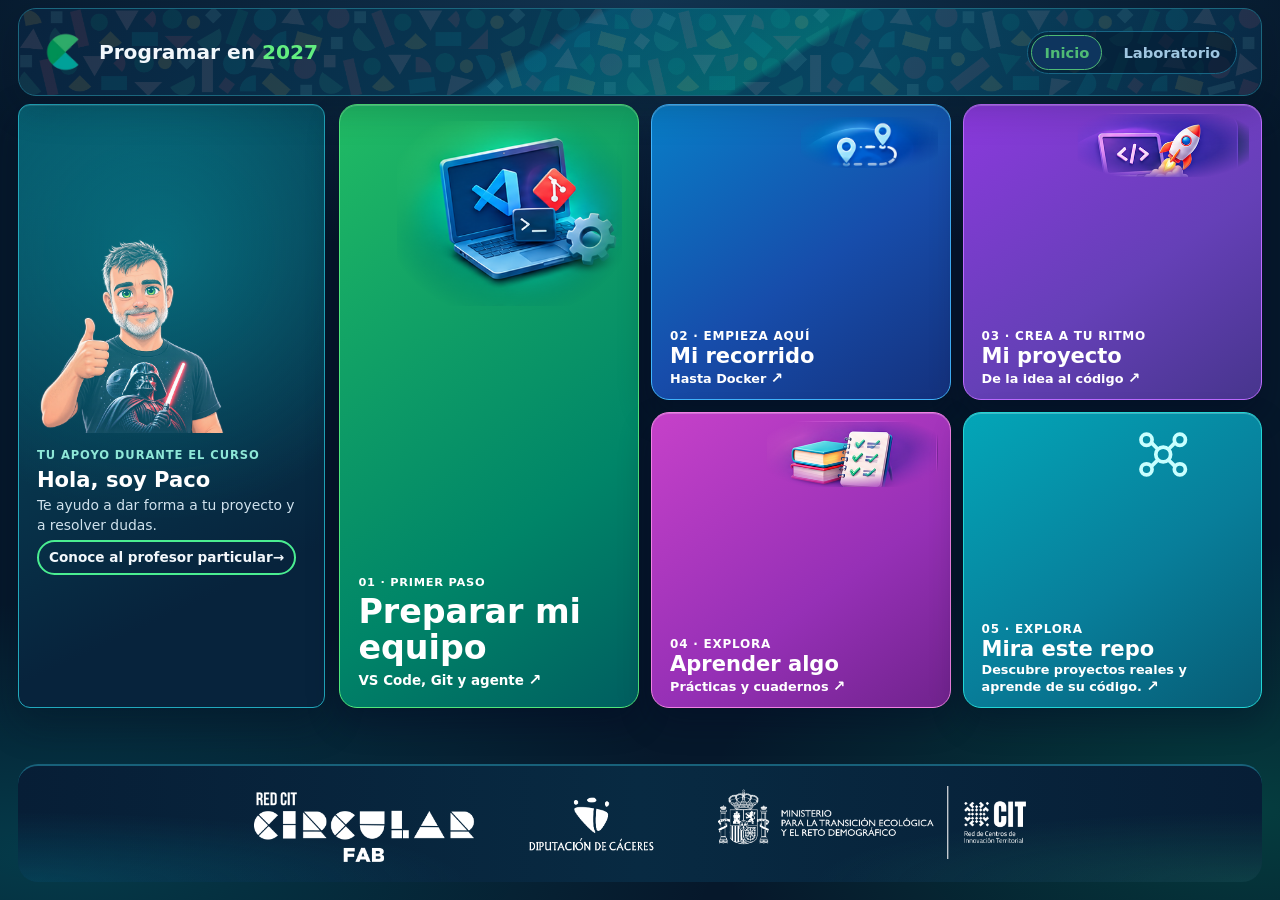
<file: index.html>
<!doctype html>
<html lang="es" data-theme="dark">
<head>
  <meta charset="utf-8">
  <meta name="viewport" content="width=device-width,initial-scale=1">
  <title>Programar en 2027</title>
  <link rel="stylesheet" href="assets/edusdk-design-system/tokens/tokens.css">
  <link rel="stylesheet" href="assets/edusdk-design-system/tokens/semantic-tokens.css">
  <link rel="stylesheet" href="assets/edusdk-design-system/components/components.css">
  <script src="assets/js/course-home.js" defer></script>
  <style>
    html, body { max-width: 100%; overflow-x: hidden; }
    body { margin: 0; background: var(--cf-color-background); color: var(--cf-color-text); font-family: var(--cf-font-body); }
    .shell { box-sizing: border-box; display: grid; gap: var(--cf-space-5); margin: 0 auto; min-width: 0; padding: var(--cf-space-5); width: min(1180px, 100%); }
    .cf-topbar, .course-panel { box-sizing: border-box; min-width: 0; width: 100%; }
    .brand { align-items: center; color: inherit; display: flex; gap: var(--cf-space-2); text-decoration: none; }
    .brand img { height: 52px; width: auto; }
    .grid { display: grid; gap: var(--cf-space-4); grid-template-columns: repeat(7, minmax(0, 1fr)); }
    .card { color: inherit; display: flex; flex-direction: column; gap: var(--cf-space-3); min-height: 220px; text-decoration: none; }
    .card h2 { font-size: 1.1rem; line-height: 1.2; margin: 0; }
    .card p { color: var(--cf-color-text-muted); line-height: 1.45; margin: 0; }
    [hidden] { display: none !important; }
    .course-panel { background: var(--cf-color-surface); border: 1px solid var(--cf-color-border); border-radius: var(--cf-radius-lg); padding: var(--cf-space-5); }
    .course-panel h2 { margin-top: 0; }
    .course-panel p, .course-panel li { line-height: 1.6; }
    .course-panel a:not(.cf-button), .support-links a { color: var(--cf-color-accent); }
    .setup-actions, .support-links { display: flex; flex-wrap: wrap; gap: var(--cf-space-3); align-items: center; }
    .course-panel a:focus-visible, .support-links a:focus-visible { outline: 3px solid var(--cf-color-accent); outline-offset: 4px; }
    .route-grid { display: grid; gap: var(--cf-space-4); grid-template-columns: repeat(2, minmax(0, 1fr)); }
    .route-card { align-content: start; display: grid; gap: var(--cf-space-3); }
    .route-card h2, .route-card h3 { margin: 0; }
    .route-card p, .route-card li { line-height: 1.55; }
    .route-card ul { margin: 0; padding-left: 1.25rem; }
    .route-card__actions { display: flex; flex-wrap: wrap; }
    .route-card__actions .cf-button { box-sizing: border-box; line-height: 1.35; max-width: 100%; text-align: center; }
    .route-support { border-top: 1px solid var(--cf-color-border); grid-column: 1 / -1; padding-top: var(--cf-space-4); }
    .route-support h3 { font-family: var(--cf-font-label); font-size: .95rem; margin: 0 0 var(--cf-space-2); }
    .route-support p { margin: 0; }
    .route-support .cf-button { margin-top: var(--cf-space-3); }
    .route-card__next { border-top: 1px solid var(--cf-color-border); color: var(--cf-color-text-muted); padding-top: var(--cf-space-3); }
    @media (max-width: 1120px) { .grid { grid-template-columns: repeat(3, minmax(0, 1fr)); } }
    @media (max-width: 720px) {
      .grid, .route-grid, .project-strip { grid-template-columns: 1fr; }
      .shell { max-width: 100vw; padding: var(--cf-space-3); width: 100vw; }
      .brand { min-width: 0; }
    }
  </style>
  <link rel="stylesheet" href="assets/css/portada-piloto.css">
</head>
<body>
  <main class="shell">
    <header class="cf-topbar cf-topbar--course">
      <img class="course-header__pattern" src="assets/edusdk-design-system/fuentes/tramas/Trama_CFab.png" alt="" aria-hidden="true">
      <a class="brand" href="inicio.html" aria-label="Inicio del curso">
        <img src="assets/branding/logo-circular-fab.png" alt="Circular FAB">
        <h1>Programar en <span class="brand-year">2027</span></h1>
      </a>
      <nav class="cf-nav cf-nav--horizontal" aria-label="Navegación del curso">
        <a class="cf-nav__link is-active" href="inicio.html" aria-current="page">Inicio</a>
        <a class="cf-nav__link" href="lab-python-en-accion/index.html">Laboratorio</a>
      </nav>
      <p class="course-header__purpose">Aprender haciendo + IA. Programa proyectos propios con Python y agentes. Tú entiendes, compruebas y decides.</p>
    </header>

    <div class="workspace">
    <section class="intro-dashboard" aria-label="Empieza por lo que necesitas">
      <aside class="paco-panel" aria-label="Paco, profesor particular de Programar en 2027">
        <img src="assets/imagenes para Fernando 2.0/profesor.jpeg" alt="Paco, profesor particular del curso" loading="eager">
        <div><span class="paco-panel__eyebrow">Tu apoyo durante el curso</span><h2>Hola, soy Paco</h2><p>Te ayudo a dar forma a tu proyecto y a resolver dudas.</p><a href="prepara-tu-copiloto.html">Conoce al profesor particular <span aria-hidden="true">→</span></a></div>
      </aside>
      <nav class="action-grid" aria-label="¿Qué quieres hacer?">
        <a class="action-card action-card--preparar" href="preparacion.html"><span class="action-card__icon" aria-hidden="true"><img src="assets/icons/alumno.svg" alt=""></span><span class="action-card__content"><span class="action-card__number">01 · Primer paso</span><h2>Preparar mi equipo</h2><span class="action-card__link">VS Code, Git y agente <span aria-hidden="true">↗</span></span></span></a>
        <a class="action-card action-card--recorrido" href="#recorrido"><span class="action-card__icon" aria-hidden="true"><img src="assets/icons/mapa.svg" alt=""></span><span class="action-card__content"><span class="action-card__number">02 · Empieza aquí</span><h2>Mi recorrido</h2><span class="action-card__link">Hasta Docker <span aria-hidden="true">↗</span></span></span></a>
        <a class="action-card action-card--proyecto" href="#proyecto"><span class="action-card__icon" aria-hidden="true"><img src="assets/icons/practicas.svg" alt=""></span><span class="action-card__content"><span class="action-card__number">03 · Crea a tu ritmo</span><h2>Mi proyecto</h2><span class="action-card__link">De la idea al código <span aria-hidden="true">↗</span></span></span></a>
        <a class="action-card action-card--aprender" href="#aprender"><span class="action-card__icon" aria-hidden="true"><img src="assets/icons/guias.svg" alt=""></span><span class="action-card__content"><span class="action-card__number">04 · Explora</span><h2>Aprender algo</h2><span class="action-card__link">Prácticas y cuadernos <span aria-hidden="true">↗</span></span></span></a>
        <a class="action-card action-card--ia" href="#ia"><span class="action-card__icon" aria-hidden="true"><img src="assets/icons/mapa.svg" alt=""></span><span class="action-card__content"><span class="action-card__number">05 · Explora</span><h2>Mira este repo</h2><span class="action-card__link">Descubre proyectos reales y aprende de su código. <span aria-hidden="true">↗</span></span></span></a>
      </nav>
    </section>

    <div class="view-toolbar" hidden>
      <button class="cf-button cf-button--secondary view-toolbar__back" type="button" data-view-home>← Volver al inicio</button>
    </div>

    <div class="course-view" id="recorrido" data-course-view hidden>
    <section class="route-grid" id="rutas" aria-label="Elige tu ruta de aprendizaje">
      <article class="route-card">
        <div class="route-card__heading">
          <span class="route-card__icon" aria-hidden="true"></span>
          <div class="route-card__title-row">
            <h2>Recorrido práctico</h2>
            <span class="cf-chip cf-chip--accent">Ruta A</span>
          </div>
        </div>
        <p><strong>Crear proyectos con agentes de IA: construye primero; estudia cuando lo necesites.</strong></p>
        <div class="route-card__actions">
          <a class="cf-button cf-button--primary" href="lab-python-en-accion/index.html">Abrir recorrido práctico completo</a>
          <a class="cf-button cf-button--secondary" href="lab-python-en-accion/recursos/experiencias/07-agentes-programacion.html">Ir al Ejercicio 1</a>
        </div>
      </article>
      <article class="route-card">
        <div class="route-card__heading">
          <span class="route-card__icon" aria-hidden="true"></span>
          <div class="route-card__title-row">
            <h2>Aprendizaje de Python</h2>
            <span class="cf-chip cf-chip--neutral">Ruta B</span>
          </div>
        </div>
        <p><strong>Aprender programación con Python: estudia los fundamentos y aplícalos.</strong> Aprende Python progresivamente: estudia los fundamentos con los cuadernos y aplica cada idea en una práctica.</p>
        <div class="route-card__actions">
          <a class="cf-button cf-button--primary" href="bloques/bloque1/inicio.html">Empezar por B1 · Fundamentos y lógica</a>
        </div>
      </article>
    </section>
    </div>

    <div class="course-view" id="proyecto" data-course-view hidden>
      <section class="project-grid" aria-label="Mi proyecto">
        <article class="route-card project-card project-card--setup">
          <div class="project-card__heading">
            <span class="project-card__icon" aria-hidden="true">
              <svg viewBox="0 0 48 48" fill="none" stroke="currentColor" stroke-width="2.5" stroke-linecap="round" stroke-linejoin="round" focusable="false">
                <path d="m4 18 20-10 20 10-20 10z"/>
                <path d="M12 22v9c7 6 17 6 24 0v-9"/>
                <path d="M44 18v13"/>
              </svg>
            </span>
            <h2>Prepara a tu profesor particular</h2>
          </div>
          <p>Antes de empezar, configura tu profesor particular con el pack del curso</p>
          <a class="cf-button cf-button--secondary project-card__action" href="prepara-tu-copiloto.html">
            <svg viewBox="0 0 24 24" fill="none" stroke="currentColor" stroke-width="2.2" stroke-linecap="round" stroke-linejoin="round" aria-hidden="true" focusable="false">
              <path d="M14 4h6v6"/>
              <path d="m20 4-10 10"/>
              <path d="M18 13v5a2 2 0 0 1-2 2H6a2 2 0 0 1-2-2V8a2 2 0 0 1 2-2h5"/>
            </svg>
            <span>Abrir guía de configuración</span>
          </a>
        </article>
        <article class="route-card project-card project-card--start">
          <div class="project-card__heading">
            <span class="project-card__icon" aria-hidden="true">
              <svg viewBox="0 0 48 48" fill="none" stroke="currentColor" stroke-width="2.5" stroke-linecap="round" stroke-linejoin="round" focusable="false">
                <path d="M8 8h24a6 6 0 0 1 6 6v12a6 6 0 0 1-6 6H19l-9 7v-7a6 6 0 0 1-6-6V14a6 6 0 0 1 4-6z"/>
                <path d="M20 8V6a5 5 0 0 1 5-5h14a5 5 0 0 1 5 5v12a5 5 0 0 1-5 5h-1"/>
              </svg>
            </span>
            <h2>Empieza tu proyecto</h2>
          </div>
          <p>Copia el prompt en tu profesor particular y sigue sus instrucciones.</p>
          <button class="cf-button cf-button--primary project-card__action" type="button" data-copy-project-prompt>
            <svg viewBox="0 0 24 24" fill="none" stroke="currentColor" stroke-width="2.2" stroke-linecap="round" stroke-linejoin="round" aria-hidden="true" focusable="false">
              <rect x="8" y="8" width="13" height="13" rx="2"/>
              <path d="M16 8V5a2 2 0 0 0-2-2H5a2 2 0 0 0-2 2v9a2 2 0 0 0 2 2h3"/>
            </svg>
            <span>Copiar prompt</span>
          </button>
          <p class="project-copy-status" id="project-copy-status" role="status" aria-live="polite"></p>
        </article>
        <article class="route-card project-card project-card--example">
          <div class="project-card__heading">
            <span class="project-card__icon" aria-hidden="true">
              <svg viewBox="0 0 48 48" fill="none" stroke="currentColor" stroke-width="2.5" stroke-linecap="round" stroke-linejoin="round" focusable="false">
                <path d="M14 14h20a9 9 0 0 1 8 6l4 12a5 5 0 0 1-8 5l-8-6h-8l-8 6a5 5 0 0 1-8-5l4-12a9 9 0 0 1 8-6z"/>
                <path d="M15 21v10M10 26h10"/>
                <path d="M33 23h.01M38 28h.01"/>
              </svg>
            </span>
            <h2>Mira un ejemplo y aplícalo a tu proyecto</h2>
          </div>
          <p>Descubre cómo crear y mejorar un videojuego 2D con ayuda de agentes</p>
          <a class="cf-button cf-button--secondary project-card__action" href="lab-python-en-accion/recursos/experiencias/08-de-lo-aprendido-a-tu-proyecto.html">
            <svg viewBox="0 0 24 24" fill="none" stroke="currentColor" stroke-width="2.2" stroke-linecap="round" stroke-linejoin="round" aria-hidden="true" focusable="false">
              <path d="M14 4h6v6"/>
              <path d="m20 4-10 10"/>
              <path d="M18 13v5a2 2 0 0 1-2 2H6a2 2 0 0 1-2-2V8a2 2 0 0 1 2-2h5"/>
            </svg>
            <span>De lo aprendido a tu proyecto</span>
          </a>
        </article>
      </section>
    <script>
      (() => {
        const promptProyecto = `Quiero empezar un proyecto personal. Hazme cinco preguntas sencillas y conversacionales, una por una. Espera mi respuesta antes de continuar, aprovecha la información que ya conoces y no repitas preguntas ni exijas conocimientos técnicos. Adapta las preguntas a mi nivel y cubre estos temas:

1. Qué quiero construir.
2. Para quién es y qué problema resuelve.
3. Qué debe hacer la primera versión mínima.
4. Qué recursos tengo o quiero utilizar y qué tecnologías prefiero, si lo sé.
5. Qué experiencia tengo y cómo quiero empezar.

Después de mis respuestas, presenta una propuesta mínima y viable: objetivo, alcance inicial, recursos o tecnologías recomendados y cómo comprobar el resultado. Distingue lo que te he pedido de tus recomendaciones.

Espera mi aprobación explícita de la propuesta antes de preparar archivos o generar el ZIP inicial. Si apruebo y tienes capacidad para crear archivos y ofrecer un ZIP, prepara un kit sencillo para abrir en VS Code con README.md, AGENTS.md, contexto, la primera microfase, código mínimo ejecutable y pruebas pertinentes. Comprueba el contenido y las pruebas disponibles antes de afirmar que están verificados.

Si no puedes crear archivos o generar el ZIP, explícalo y proporciona los materiales necesarios por otra vía. No afirmes que has creado archivos, ejecutado pruebas o generado un ZIP si no es cierto.`;
        const botonCopiar = document.querySelector('#proyecto [data-copy-project-prompt]');
        const estadoCopia = document.getElementById('project-copy-status');

        botonCopiar.addEventListener('click', async () => {
          try {
            if (!navigator.clipboard || !navigator.clipboard.writeText) {
              throw new Error('La API del portapapeles no está disponible.');
            }
            await navigator.clipboard.writeText(promptProyecto);
            estadoCopia.textContent = 'Prompt copiado.';
          } catch (error) {
            console.error('No se pudo copiar el prompt.', error);
            estadoCopia.textContent = 'No se pudo copiar. Comprueba los permisos del portapapeles e inténtalo de nuevo.';
          }
        });
      })();
    </script>
    </div>

    <div class="course-view" id="aprender" data-course-view hidden>
      <section class="course-panel resource-panel learning-panel">
        <div class="learning-grid">
          <a class="learning-card learning-card--blocks" href="#bloques">
            <span class="learning-card__icon" aria-hidden="true"></span>
            <span class="learning-card__content">
              <h3>Bloques B1–B7 y cuadernos</h3>
              <p>Repasa los fundamentos y consulta tus cuadernos</p>
            </span>
            <span class="learning-card__arrow" aria-hidden="true">→</span>
          </a>
          <a class="learning-card learning-card--practices" href="lab-python-en-accion/recursos/index.html">
            <span class="learning-card__icon" aria-hidden="true"></span>
            <span class="learning-card__content">
              <h3>Catálogo de prácticas</h3>
              <p>Explora experiencias, recursos y descargas</p>
            </span>
            <span class="learning-card__arrow" aria-hidden="true">→</span>
          </a>
          <a class="learning-card learning-card--projects" href="bloques/bloque3/inicio.html">
            <span class="learning-card__icon" aria-hidden="true"></span>
            <span class="learning-card__content">
              <h3>Proyectos aplicados</h3>
              <p>Continúa aprendiendo con proyectos prácticos</p>
            </span>
            <span class="learning-card__arrow" aria-hidden="true">→</span>
          </a>
          <a class="learning-card learning-card--extensions" href="lab-python-en-accion/index.html#extras-title">
            <span class="learning-card__icon" aria-hidden="true"></span>
            <span class="learning-card__content">
              <h3>Ampliaciones voluntarias</h3>
              <p>Descubre nuevas herramientas y sigue explorando</p>
            </span>
            <span class="learning-card__arrow" aria-hidden="true">→</span>
          </a>
        </div>
      </section>

    <section class="course-panel" id="bloques" aria-labelledby="bloques-title" hidden>
      <h2 id="bloques-title" tabindex="-1">Teoría · Los siete bloques</h2>
      <div class="grid">
      <a class="card cf-card cf-card--interactive" href="bloques/bloque1/inicio.html"><span class="cf-chip cf-chip--success">Bloque 1</span><h2>Fundamentos y lógica</h2><p>Print, variables, tipos, operadores, condicionales y bucles.</p></a>
      <a class="card cf-card cf-card--interactive" href="bloques/bloque2/inicio.html"><span class="cf-chip cf-chip--success">Bloque 2</span><h2>Estructuras de datos</h2><p>Cadenas, listas, tuplas, conjuntos, diccionarios y comprehensions.</p></a>
      <a class="card cf-card cf-card--interactive" href="bloques/bloque3/inicio.html"><span class="cf-chip cf-chip--success">Bloque 3</span><h2>Funciones y modularidad</h2><p>Def, parametros, return, scope, try/except, archivos y modulos.</p></a>
      <a class="card cf-card cf-card--interactive" href="bloques/bloque4/inicio.html"><span class="cf-chip cf-chip--success">Bloque 4</span><h2>Programación orientada a objetos</h2><p>Clases, objetos, metodos, composicion, herencia y polimorfismo.</p></a>
      <a class="card cf-card cf-card--interactive" href="bloques/bloque5/inicio.html"><span class="cf-chip cf-chip--success">Bloque 5</span><h2>Python aplicado y librerías</h2><p>NumPy · Pandas · Playwright · ReportLab · informes PDF.</p></a>
      <a class="card cf-card cf-card--interactive" href="bloques/bloque6/inicio.html"><span class="cf-chip cf-chip--success">Bloque 6</span><h2>Entorno profesional</h2><p>Script, VS Code, venv, Git local, debugger e IA controlada.</p></a>
      <a class="card cf-card cf-card--interactive" href="bloques/bloque7/inicio.html"><span class="cf-chip cf-chip--success">Bloque 7</span><h2>Python + IA</h2><p>Programacion asistida critica, cierre del proyecto del curso, defensa y LangGraph.</p></a>
      </div>
    </section>
    </div>

    <div class="course-view" id="ia" data-course-view hidden>
      <section class="course-panel resource-panel repo-panel" id="trabajar-ia" aria-label="Repositorios para explorar">
        <div class="repo-grid">
          <article class="repo-card repo-card--python">
            <span class="repo-card__category">Python · recursos</span>
            <h3>Awesome Python</h3>
            <dl class="repo-card__details">
              <div>
                <dt>Qué hace</dt>
                <dd>Reúne bibliotecas, herramientas y recursos de Python en categorías.</dd>
              </div>
              <div>
                <dt>Por qué explorarlo</dt>
                <dd>Ayuda a descubrir opciones para resolver una necesidad concreta.</dd>
              </div>
              <div>
                <dt>Qué aprender de su código</dt>
                <dd>No es una aplicación: muestra cómo organizar una guía de herramientas en Markdown.</dd>
              </div>
            </dl>
            <a class="repo-card__link" href="https://github.com/vinta/awesome-python" target="_blank" rel="noopener noreferrer">Ver repositorio original <span aria-hidden="true">↗</span></a>
          </article>
          <article class="repo-card repo-card--madre">
            <span class="repo-card__category">Agentes de programación</span>
            <h3>MADRE</h3>
            <dl class="repo-card__details">
              <div>
                <dt>Qué hace</dt>
                <dd>Reúne varios agentes de programación en un chat local con memoria compartida.</dd>
              </div>
              <div>
                <dt>Por qué explorarlo</dt>
                <dd>Permite observar cómo coordina herramientas distintas y mantiene la lectura como opción predeterminada.</dd>
              </div>
              <div>
                <dt>Qué aprender de su código</dt>
                <dd>Recorre <code>src/</code>, <code>docs/</code> y <code>test/</code> para ver cómo separa implementación, guía y pruebas.</dd>
              </div>
            </dl>
            <a class="repo-card__link" href="https://github.com/jossuealcacao-exe/madre" target="_blank" rel="noopener noreferrer">Ver repositorio original <span aria-hidden="true">↗</span></a>
          </article>
          <article class="repo-card repo-card--slop">
            <span class="repo-card__category">Gráficos 3D web</span>
            <h3>Slop New York</h3>
            <dl class="repo-card__details">
              <div>
                <dt>Qué hace</dt>
                <dd>Simula Nueva York en 3D, con recorridos a pie, en coche, bicicleta o helicóptero.</dd>
              </div>
              <div>
                <dt>Por qué explorarlo</dt>
                <dd>Muestra una experiencia web interactiva construida sobre una ciudad y sus datos geográficos.</dd>
              </div>
              <div>
                <dt>Qué aprender de su código</dt>
                <dd>Observa cómo organiza <code>css/</code>, <code>js/</code> y <code>tests/</code>, y cómo emplea Three.js y WebGPU.</dd>
              </div>
            </dl>
            <a class="repo-card__link" href="https://github.com/mrdoob/slop-newyork" target="_blank" rel="noopener noreferrer">Ver repositorio original <span aria-hidden="true">↗</span></a>
          </article>
          <article class="repo-card repo-card--build">
            <span class="repo-card__category">Aprende construyendo</span>
            <h3>Build Your Own X</h3>
            <dl class="repo-card__details">
              <div>
                <dt>Qué hace</dt>
                <dd>Reúne tutoriales para construir desde cero tecnologías como videojuegos, bases de datos y servidores.</dd>
              </div>
              <div>
                <dt>Por qué explorarlo</dt>
                <dd>Muestra cómo desarrollar programas complejos a partir de pequeñas piezas y pasos progresivos.</dd>
              </div>
              <div>
                <dt>Qué aprender de su código</dt>
                <dd>Explora el <code>README.md</code>, sus categorías y los tutoriales enlazados para descubrir cómo se construye un proyecto paso a paso.</dd>
              </div>
            </dl>
            <a class="repo-card__link" href="https://github.com/codecrafters-io/build-your-own-x" target="_blank" rel="noopener noreferrer">Ver repositorio original <span aria-hidden="true">↗</span></a>
          </article>
          <article class="repo-card repo-card--apis">
            <span class="repo-card__category">Datos y servicios web</span>
            <h3>Public APIs</h3>
            <dl class="repo-card__details">
              <div>
                <dt>Qué hace</dt>
                <dd>Recopila APIs públicas de ámbitos como meteorología, ciencia, cultura y entretenimiento.</dd>
              </div>
              <div>
                <dt>Por qué explorarlo</dt>
                <dd>Permite descubrir servicios externos que podemos integrar en nuestras propias aplicaciones.</dd>
              </div>
              <div>
                <dt>Qué aprender de su código</dt>
                <dd>Consulta el <code>README.md</code>, elige una API y estudia cómo realizar peticiones HTTP y utilizar respuestas JSON desde Python.</dd>
              </div>
            </dl>
            <a class="repo-card__link" href="https://github.com/public-apis/public-apis" target="_blank" rel="noopener noreferrer">Ver repositorio original <span aria-hidden="true">↗</span></a>
          </article>
          <article class="repo-card repo-card--ollama">
            <span class="repo-card__category">Inteligencia artificial local</span>
            <h3>Ollama</h3>
            <dl class="repo-card__details">
              <div>
                <dt>Qué hace</dt>
                <dd>Permite ejecutar modelos de inteligencia artificial en un ordenador y conectarlos con aplicaciones.</dd>
              </div>
              <div>
                <dt>Por qué explorarlo</dt>
                <dd>Es una herramienta utilizada en el curso y permite comprender las posibilidades de ejecutar IA localmente.</dd>
              </div>
              <div>
                <dt>Qué aprender de su código</dt>
                <dd>Explora el <code>README.md</code>, la documentación de la API y los ejemplos para conectar un programa Python con un modelo local.</dd>
              </div>
            </dl>
            <a class="repo-card__link" href="https://github.com/ollama/ollama" target="_blank" rel="noopener noreferrer">Ver repositorio original <span aria-hidden="true">↗</span></a>
          </article>
        </div>
      </section>
    </div>

    <noscript><style>
      html, body { height: auto; }
      body { min-height: 100vh; overflow: visible; }
      .shell { height: auto; min-height: 100vh; overflow: visible; grid-template-areas: none; grid-template-rows: none; }
      .cf-topbar--course, .workspace, .corp-band { grid-area: auto; }
      .workspace { display: block; }
      .intro-dashboard, .course-view { grid-area: auto; height: auto; overflow: visible; }
      .course-view[hidden] { display: grid !important; }
      .course-panel[hidden] { display: block !important; }
    </style><p>JavaScript está desactivado: las secciones se muestran a continuación de los accesos.</p></noscript>
    </div>

    <footer class="corp-band" aria-label="Logos institucionales">
      <img class="corp-band__logo corp-logo--dark" src="assets/edusdk-design-system/fuentes/logos/Logos_CFAB_2026_con-Ministerio_blanco.png" alt="Logos institucionales: Red CIT Circular FAB, Diputación de Cáceres, Gobierno de España Ministerio y CIT" loading="lazy">
      <a class="corp-band__ampliar" href="assets/edusdk-design-system/fuentes/logos/Logos_CFAB_2026_con-Ministerio_blanco.png" target="_blank" rel="noopener">Ampliar logotipos institucionales</a>
    </footer>
  </main>
</body>
</html>
</file>
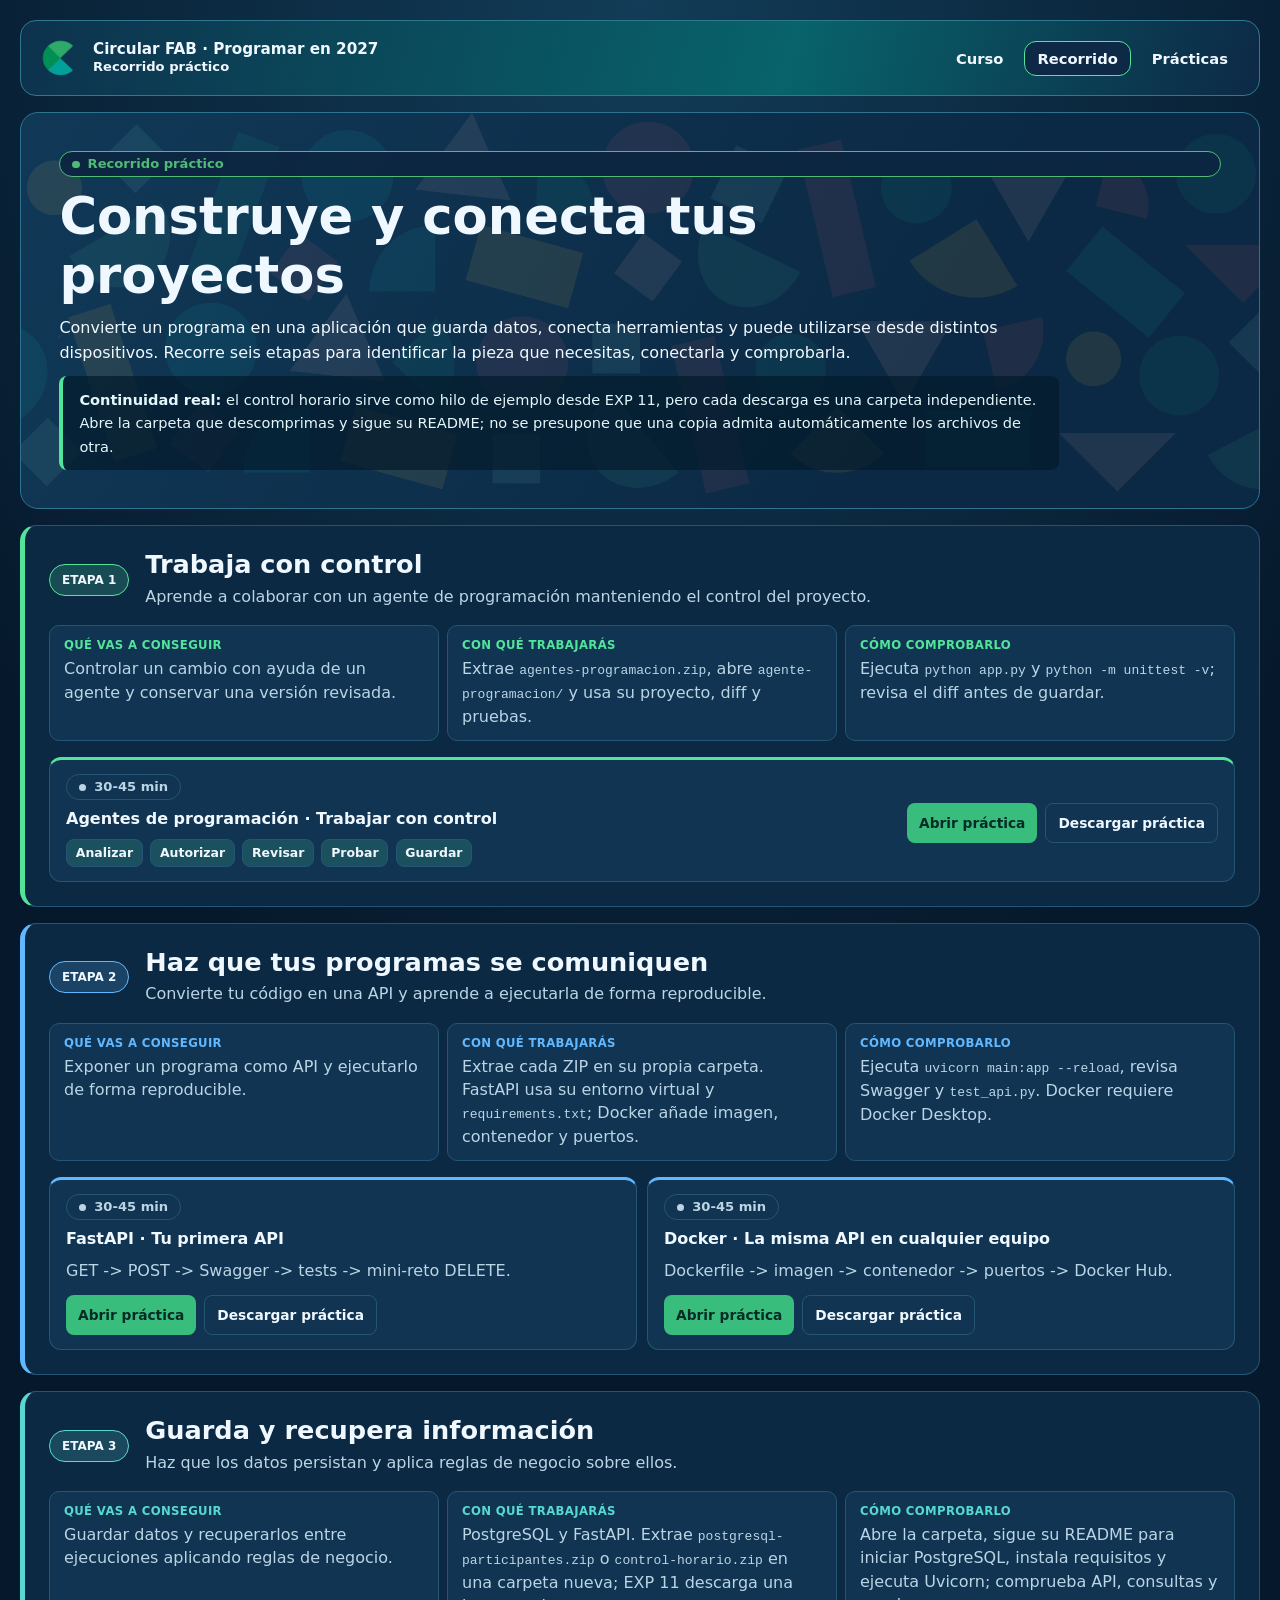
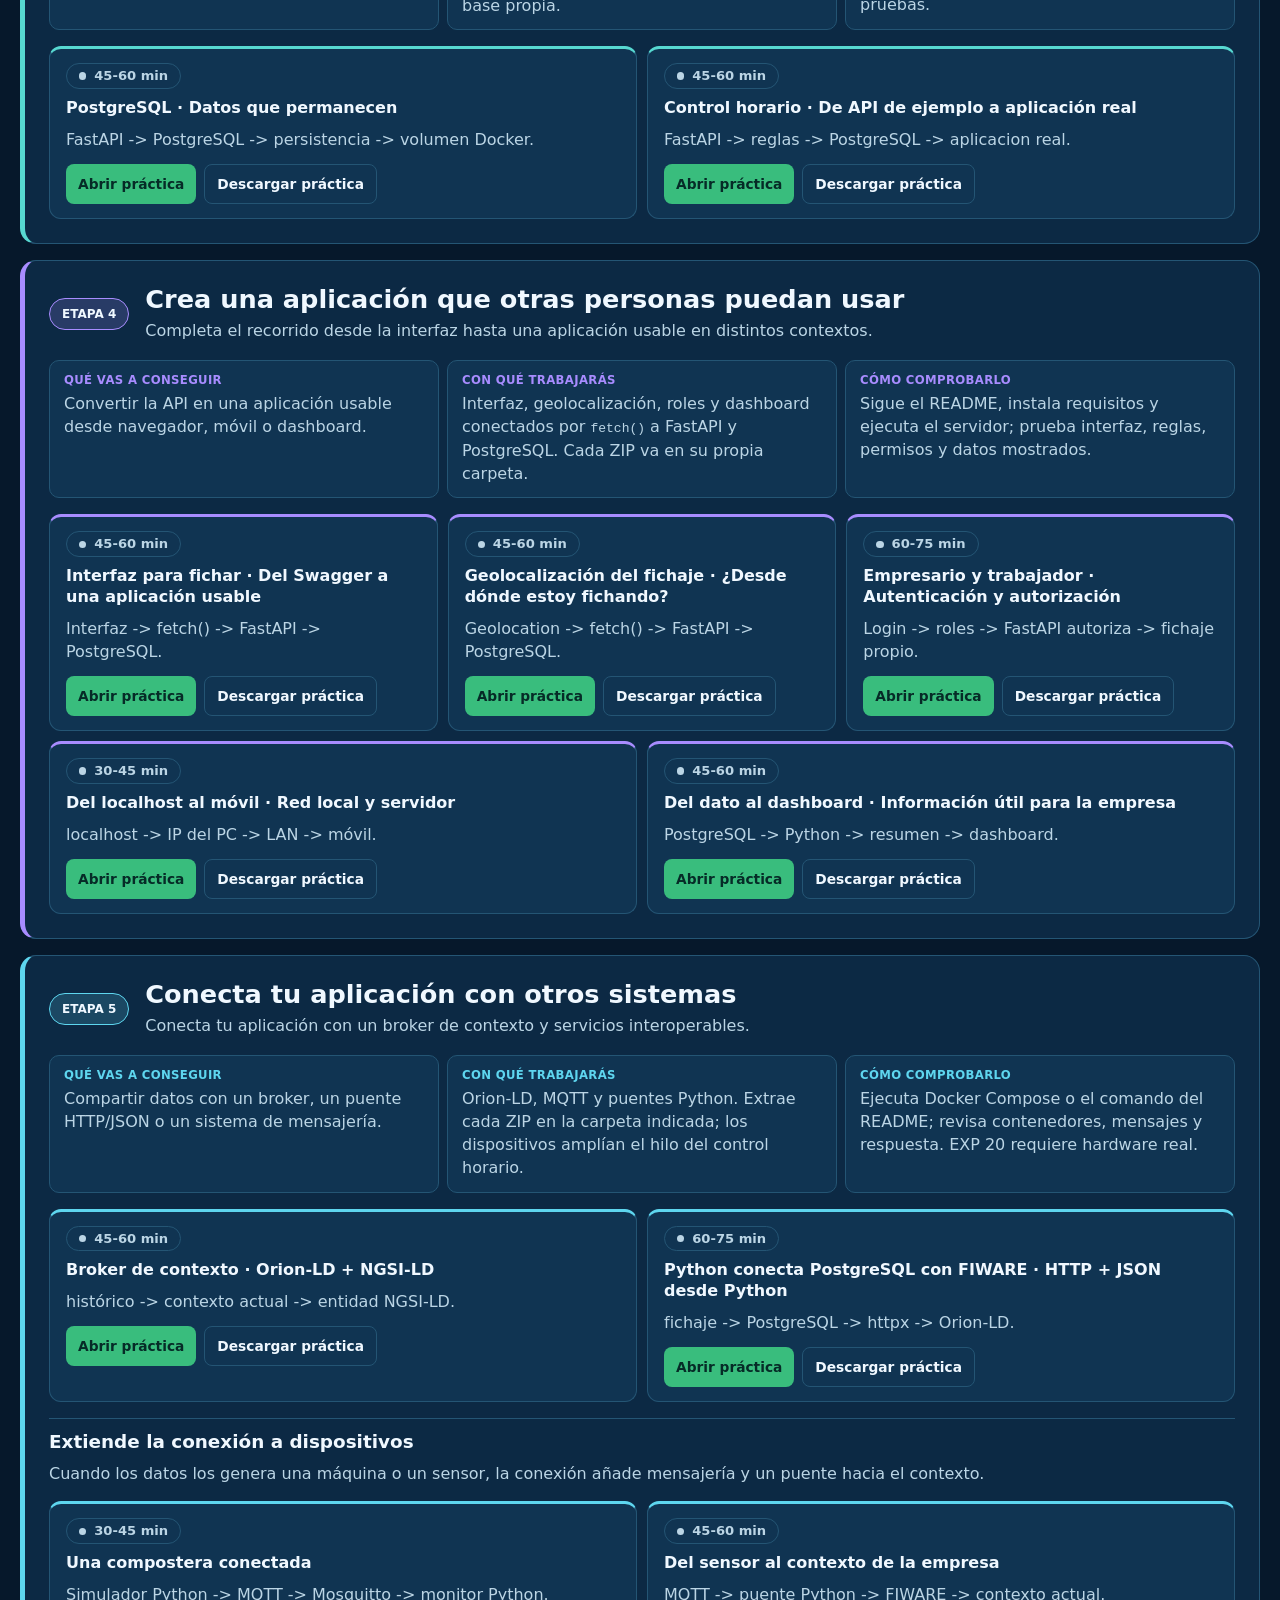
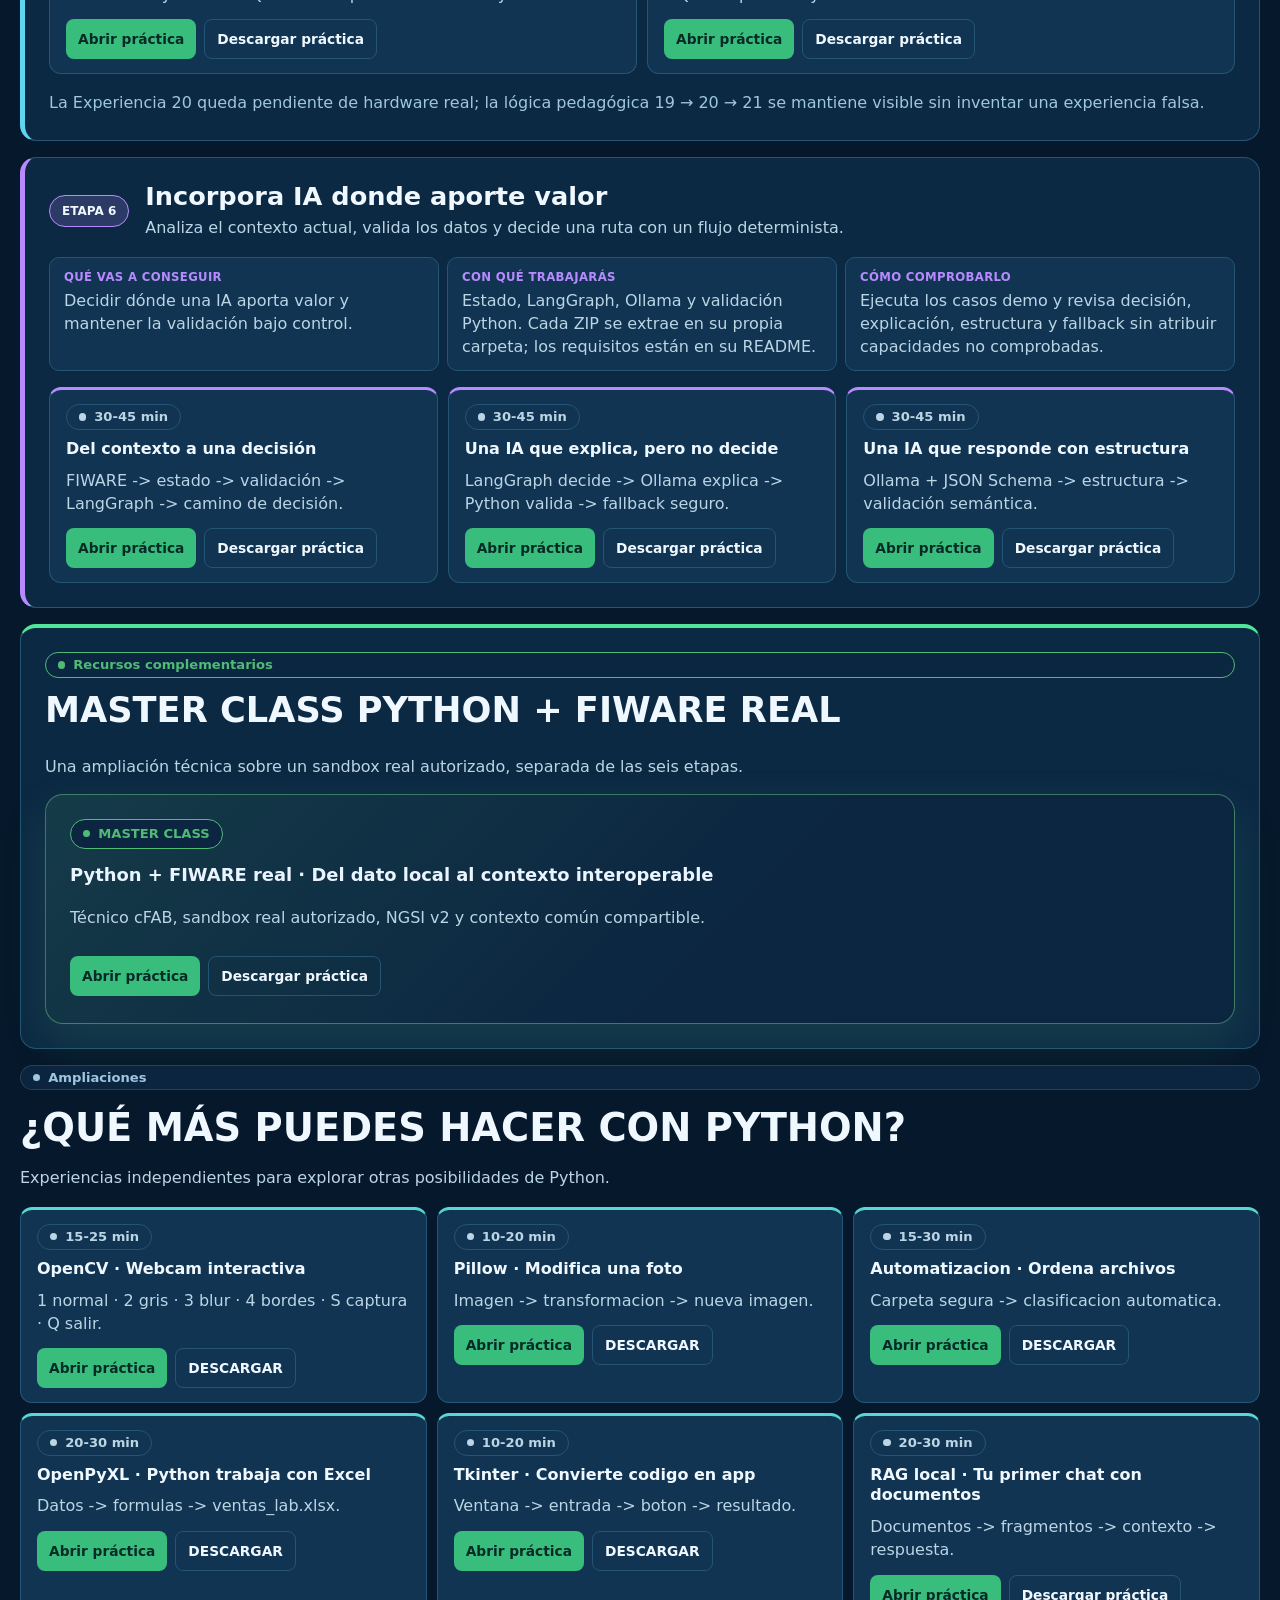
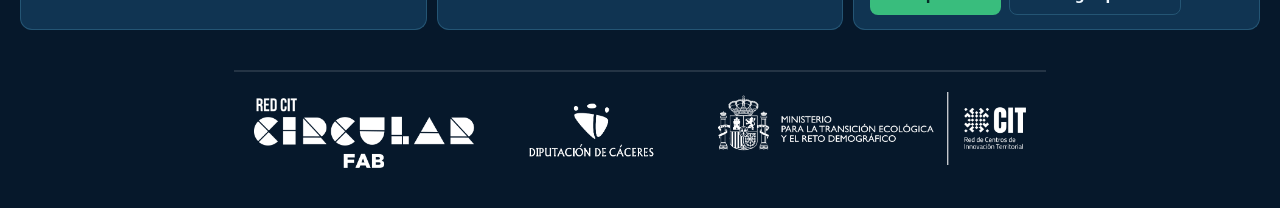
<file: lab-python-en-accion/index.html>
﻿<!doctype html>
<html lang="es" data-theme="dark">
<head>
  <meta charset="UTF-8">
  <meta name="viewport" content="width=device-width,initial-scale=1">
      <title>Recorrido práctico · Construye y conecta tus proyectos</title>
  <link rel="stylesheet" href="../assets/edusdk-design-system/tokens/tokens.css">
  <link rel="stylesheet" href="../assets/edusdk-design-system/tokens/semantic-tokens.css">
  <link rel="stylesheet" href="../assets/edusdk-design-system/components/components.css">
  <link rel="stylesheet" href="style.css">
  <script src="data/lab-python-en-accion.js" defer></script>
</head>
<body class="lab-index">
  <main class="lab-shell">
    <header class="cf-topbar cf-topbar--course lab-topbar">
      <a class="lab-brand" href="../inicio.html" aria-label="Inicio del curso">
        <img src="../assets/branding/logo-circular-fab.png" alt="Circular FAB">
        <span>
          <b>Circular FAB · Programar en 2027</b>
      <span>Recorrido práctico</span>
        </span>
      </a>
      <nav class="cf-nav cf-nav--horizontal lab-nav" aria-label="Navegacion del Lab">
        <a class="cf-nav__link" href="../inicio.html">Curso</a>
        <a class="cf-nav__link is-active" href="index.html" aria-current="page">Recorrido</a>
        <a class="cf-nav__link" href="recursos/index.html">Prácticas</a>
      </nav>
    </header>

    <section class="lab-hero">
      <img class="lab-pattern" src="../assets/edusdk-design-system/fuentes/tramas/Trama_CFab.png" alt="" aria-hidden="true">
      <span class="cf-chip cf-chip--accent">Recorrido práctico</span>
      <h1>Construye y conecta tus proyectos</h1>
      <p>Convierte un programa en una aplicación que guarda datos, conecta herramientas y puede utilizarse desde distintos dispositivos. Recorre seis etapas para identificar la pieza que necesitas, conectarla y comprobarla.</p>
      <p class="lab-hero__note"><strong>Continuidad real:</strong> el control horario sirve como hilo de ejemplo desde EXP 11, pero cada descarga es una carpeta independiente. Abre la carpeta que descomprimas y sigue su README; no se presupone que una copia admita automáticamente los archivos de otra.</p>
    </section>

    <section class="lab-pathway" aria-label="Seis etapas del recorrido práctico">

      <section class="lab-phase" aria-labelledby="phase-developer-title">
        <div class="lab-phase__header">
          <span class="lab-phase__number">ETAPA 1</span>
          <div>
            <h3 id="phase-developer-title">Trabaja con control</h3>
            <p>Aprende a colaborar con un agente de programación manteniendo el control del proyecto.</p>
          </div>
        </div>
        <div class="lab-phase__guide">
          <div class="lab-phase__guide-item"><h4>Qué vas a conseguir</h4><p>Controlar un cambio con ayuda de un agente y conservar una versión revisada.</p></div>
          <div class="lab-phase__guide-item"><h4>Con qué trabajarás</h4><p>Extrae <code>agentes-programacion.zip</code>, abre <code>agente-programacion/</code> y usa su proyecto, diff y pruebas.</p></div>
          <div class="lab-phase__guide-item"><h4>Cómo comprobarlo</h4><p>Ejecuta <code>python app.py</code> y <code>python -m unittest -v</code>; revisa el diff antes de guardar.</p></div>
        </div>
        <div class="lab-grid">
          <article class="lab-card cf-card">
            <div class="lab-card__meta"><span class="cf-chip cf-chip--neutral">30-45 min</span></div>
            <h2>Agentes de programación · Trabajar con control</h2>
            <ul class="lab-card__sequence" aria-label="Secuencia de trabajo"><li>Analizar</li><li>Autorizar</li><li>Revisar</li><li>Probar</li><li>Guardar</li></ul>
            <div class="lab-card__actions" aria-label="Acciones Agentes de programación">
              <a class="lab-action lab-action--primary" href="recursos/experiencias/07-agentes-programacion.html">Abrir práctica</a>
              <a class="lab-action lab-action--secondary" href="recursos/descargas/agentes-programacion.zip" download>Descargar práctica</a>
            </div>
          </article>
        </div>
      </section>

      <section class="lab-phase" aria-labelledby="phase-services-title">
        <div class="lab-phase__header">
          <span class="lab-phase__number">ETAPA 2</span>
          <div>
            <h3 id="phase-services-title">Haz que tus programas se comuniquen</h3>
            <p>Convierte tu código en una API y aprende a ejecutarla de forma reproducible.</p>
          </div>
        </div>
        <div class="lab-phase__guide">
          <div class="lab-phase__guide-item"><h4>Qué vas a conseguir</h4><p>Exponer un programa como API y ejecutarlo de forma reproducible.</p></div>
          <div class="lab-phase__guide-item"><h4>Con qué trabajarás</h4><p>Extrae cada ZIP en su propia carpeta. FastAPI usa su entorno virtual y <code>requirements.txt</code>; Docker añade imagen, contenedor y puertos.</p></div>
          <div class="lab-phase__guide-item"><h4>Cómo comprobarlo</h4><p>Ejecuta <code>uvicorn main:app --reload</code>, revisa Swagger y <code>test_api.py</code>. Docker requiere Docker Desktop.</p></div>
        </div>
        <div class="lab-grid">
          <article class="lab-card cf-card">
            <div class="lab-card__meta"><span class="cf-chip cf-chip--neutral">30-45 min</span></div>
            <h2>FastAPI · Tu primera API</h2>
            <p>GET -> POST -> Swagger -> tests -> mini-reto DELETE.</p>
            <div class="lab-card__actions" aria-label="Acciones FastAPI">
              <a class="lab-action lab-action--primary" href="recursos/experiencias/08-fastapi.html">Abrir práctica</a>
              <a class="lab-action lab-action--secondary" href="recursos/descargas/fastapi-participantes.zip" download>Descargar práctica</a>
            </div>
          </article>
          <article class="lab-card cf-card">
            <div class="lab-card__meta"><span class="cf-chip cf-chip--neutral">30-45 min</span></div>
            <h2>Docker · La misma API en cualquier equipo</h2>
            <p>Dockerfile -> imagen -> contenedor -> puertos -> Docker Hub.</p>
            <div class="lab-card__actions" aria-label="Acciones Docker">
              <a class="lab-action lab-action--primary" href="recursos/experiencias/09-docker.html">Abrir práctica</a>
              <a class="lab-action lab-action--secondary" href="recursos/descargas/docker-fastapi.zip" download>Descargar práctica</a>
            </div>
          </article>
        </div>
      </section>

      <section class="lab-phase" aria-labelledby="phase-data-title">
        <div class="lab-phase__header">
          <span class="lab-phase__number">ETAPA 3</span>
          <div>
            <h3 id="phase-data-title">Guarda y recupera información</h3>
            <p>Haz que los datos persistan y aplica reglas de negocio sobre ellos.</p>
          </div>
        </div>
        <div class="lab-phase__guide">
          <div class="lab-phase__guide-item"><h4>Qué vas a conseguir</h4><p>Guardar datos y recuperarlos entre ejecuciones aplicando reglas de negocio.</p></div>
          <div class="lab-phase__guide-item"><h4>Con qué trabajarás</h4><p>PostgreSQL y FastAPI. Extrae <code>postgresql-participantes.zip</code> o <code>control-horario.zip</code> en una carpeta nueva; EXP 11 descarga una base propia.</p></div>
          <div class="lab-phase__guide-item"><h4>Cómo comprobarlo</h4><p>Abre la carpeta, sigue su README para iniciar PostgreSQL, instala requisitos y ejecuta Uvicorn; comprueba API, consultas y pruebas.</p></div>
        </div>
        <div class="lab-grid">
          <article class="lab-card cf-card">
            <div class="lab-card__meta"><span class="cf-chip cf-chip--neutral">45-60 min</span></div>
            <h2>PostgreSQL · Datos que permanecen</h2>
            <p>FastAPI -> PostgreSQL -> persistencia -> volumen Docker.</p>
            <div class="lab-card__actions" aria-label="Acciones PostgreSQL">
              <a class="lab-action lab-action--primary" href="recursos/experiencias/10-postgresql.html">Abrir práctica</a>
              <a class="lab-action lab-action--secondary" href="recursos/descargas/postgresql-participantes.zip" download>Descargar práctica</a>
            </div>
          </article>
          <article class="lab-card cf-card">
            <div class="lab-card__meta"><span class="cf-chip cf-chip--neutral">45-60 min</span></div>
            <h2>Control horario · De API de ejemplo a aplicación real</h2>
            <p>FastAPI -> reglas -> PostgreSQL -> aplicacion real.</p>
            <div class="lab-card__actions" aria-label="Acciones Control horario">
              <a class="lab-action lab-action--primary" href="recursos/experiencias/11-control-horario.html">Abrir práctica</a>
              <a class="lab-action lab-action--secondary" href="recursos/descargas/control-horario.zip" download>Descargar práctica</a>
            </div>
          </article>
        </div>
      </section>

      <section class="lab-phase" aria-labelledby="phase-app-title">
        <div class="lab-phase__header">
          <span class="lab-phase__number">ETAPA 4</span>
          <div>
            <h3 id="phase-app-title">Crea una aplicación que otras personas puedan usar</h3>
            <p>Completa el recorrido desde la interfaz hasta una aplicación usable en distintos contextos.</p>
          </div>
        </div>
        <div class="lab-phase__guide">
          <div class="lab-phase__guide-item"><h4>Qué vas a conseguir</h4><p>Convertir la API en una aplicación usable desde navegador, móvil o dashboard.</p></div>
          <div class="lab-phase__guide-item"><h4>Con qué trabajarás</h4><p>Interfaz, geolocalización, roles y dashboard conectados por <code>fetch()</code> a FastAPI y PostgreSQL. Cada ZIP va en su propia carpeta.</p></div>
          <div class="lab-phase__guide-item"><h4>Cómo comprobarlo</h4><p>Sigue el README, instala requisitos y ejecuta el servidor; prueba interfaz, reglas, permisos y datos mostrados.</p></div>
        </div>
        <div class="lab-grid">
          <article class="lab-card cf-card">
            <div class="lab-card__meta"><span class="cf-chip cf-chip--neutral">45-60 min</span></div>
            <h2>Interfaz para fichar · Del Swagger a una aplicación usable</h2>
            <p>Interfaz -> fetch() -> FastAPI -> PostgreSQL.</p>
            <div class="lab-card__actions" aria-label="Acciones Interfaz para fichar">
              <a class="lab-action lab-action--primary" href="recursos/experiencias/12-interfaz-control-horario.html">Abrir práctica</a>
              <a class="lab-action lab-action--secondary" href="recursos/descargas/control-horario-web.zip" download>Descargar práctica</a>
            </div>
          </article>
          <article class="lab-card cf-card">
            <div class="lab-card__meta"><span class="cf-chip cf-chip--neutral">45-60 min</span></div>
            <h2>Geolocalización del fichaje · ¿Desde dónde estoy fichando?</h2>
            <p>Geolocation -> fetch() -> FastAPI -> PostgreSQL.</p>
            <div class="lab-card__actions" aria-label="Acciones Geolocalización del fichaje">
              <a class="lab-action lab-action--primary" href="recursos/experiencias/13-geolocalizacion-fichaje.html">Abrir práctica</a>
              <a class="lab-action lab-action--secondary" href="recursos/descargas/control-horario-geolocalizado.zip" download>Descargar práctica</a>
            </div>
          </article>
          <article class="lab-card cf-card">
            <div class="lab-card__meta"><span class="cf-chip cf-chip--neutral">60-75 min</span></div>
            <h2>Empresario y trabajador · Autenticación y autorización</h2>
            <p>Login -> roles -> FastAPI autoriza -> fichaje propio.</p>
            <div class="lab-card__actions" aria-label="Acciones Empresario y trabajador">
              <a class="lab-action lab-action--primary" href="recursos/experiencias/14-empresario-trabajador.html">Abrir práctica</a>
              <a class="lab-action lab-action--secondary" href="recursos/descargas/control-horario-roles.zip" download>Descargar práctica</a>
            </div>
          </article>
          <article class="lab-card cf-card">
            <div class="lab-card__meta"><span class="cf-chip cf-chip--neutral">30-45 min</span></div>
            <h2>Del localhost al móvil · Red local y servidor</h2>
            <p>localhost -> IP del PC -> LAN -> móvil.</p>
            <div class="lab-card__actions" aria-label="Acciones Del localhost al móvil">
              <a class="lab-action lab-action--primary" href="recursos/experiencias/15-localhost-movil.html">Abrir práctica</a>
              <a class="lab-action lab-action--secondary" href="recursos/descargas/control-horario-roles.zip" download>Descargar práctica</a>
            </div>
          </article>
          <article class="lab-card cf-card">
            <div class="lab-card__meta"><span class="cf-chip cf-chip--neutral">45-60 min</span></div>
            <h2>Del dato al dashboard · Información útil para la empresa</h2>
            <p>PostgreSQL -> Python -> resumen -> dashboard.</p>
            <div class="lab-card__actions" aria-label="Acciones Del dato al dashboard">
              <a class="lab-action lab-action--primary" href="recursos/experiencias/16-dashboard.html">Abrir práctica</a>
              <a class="lab-action lab-action--secondary" href="recursos/descargas/control-horario-dashboard.zip" download>Descargar práctica</a>
            </div>
          </article>
        </div>
      </section>

      <section class="lab-phase" aria-labelledby="phase-connect-title">
        <div class="lab-phase__header">
          <span class="lab-phase__number">ETAPA 5</span>
          <div>
            <h3 id="phase-connect-title">Conecta tu aplicación con otros sistemas</h3>
            <p>Conecta tu aplicación con un broker de contexto y servicios interoperables.</p>
          </div>
        </div>
        <div class="lab-phase__guide">
          <div class="lab-phase__guide-item"><h4>Qué vas a conseguir</h4><p>Compartir datos con un broker, un puente HTTP/JSON o un sistema de mensajería.</p></div>
          <div class="lab-phase__guide-item"><h4>Con qué trabajarás</h4><p>Orion-LD, MQTT y puentes Python. Extrae cada ZIP en la carpeta indicada; los dispositivos amplían el hilo del control horario.</p></div>
          <div class="lab-phase__guide-item"><h4>Cómo comprobarlo</h4><p>Ejecuta Docker Compose o el comando del README; revisa contenedores, mensajes y respuesta. EXP 20 requiere hardware real.</p></div>
        </div>
        <div class="lab-grid">
          <article class="lab-card cf-card">
            <div class="lab-card__meta"><span class="cf-chip cf-chip--neutral">45-60 min</span></div>
            <h2>Broker de contexto · Orion-LD + NGSI-LD</h2>
            <p>histórico -> contexto actual -> entidad NGSI-LD.</p>
            <div class="lab-card__actions" aria-label="Acciones Broker de contexto">
              <a class="lab-action lab-action--primary" href="recursos/experiencias/17-orion-ld.html">Abrir práctica</a>
              <a class="lab-action lab-action--secondary" href="recursos/descargas/fiware-orion-ld.zip" download>Descargar práctica</a>
            </div>
          </article>
          <article class="lab-card cf-card">
            <div class="lab-card__meta"><span class="cf-chip cf-chip--neutral">60-75 min</span></div>
            <h2>Python conecta PostgreSQL con FIWARE · HTTP + JSON desde Python</h2>
            <p>fichaje -> PostgreSQL -> httpx -> Orion-LD.</p>
            <div class="lab-card__actions" aria-label="Acciones Python conecta PostgreSQL con FIWARE">
              <a class="lab-action lab-action--primary" href="recursos/experiencias/18-python-fiware.html">Abrir práctica</a>
              <a class="lab-action lab-action--secondary" href="recursos/descargas/control-horario-fiware.zip" download>Descargar práctica</a>
            </div>
          </article>
        </div>
        <div class="lab-phase__continuation">
          <h4>Extiende la conexión a dispositivos</h4>
          <p>Cuando los datos los genera una máquina o un sensor, la conexión añade mensajería y un puente hacia el contexto.</p>
        </div>
        <div class="lab-grid">
          <article class="lab-card cf-card">
            <div class="lab-card__meta"><span class="cf-chip cf-chip--neutral">30-45 min</span></div>
            <h2>Una compostera conectada</h2>
            <p>Simulador Python -> MQTT -> Mosquitto -> monitor Python.</p>
            <div class="lab-card__actions" aria-label="Acciones Una compostera conectada">
              <a class="lab-action lab-action--primary" href="recursos/experiencias/19-compostera-mqtt.html">Abrir práctica</a>
              <a class="lab-action lab-action--secondary" href="recursos/descargas/compostera-mqtt.zip" download>Descargar práctica</a>
            </div>
          </article>
          <article class="lab-card cf-card">
            <div class="lab-card__meta"><span class="cf-chip cf-chip--neutral">45-60 min</span></div>
            <h2>Del sensor al contexto de la empresa</h2>
            <p>MQTT -> puente Python -> FIWARE -> contexto actual.</p>
            <div class="lab-card__actions" aria-label="Acciones Del sensor al contexto de la empresa">
              <a class="lab-action lab-action--primary" href="recursos/experiencias/21-mqtt-fiware.html">Abrir práctica</a>
              <a class="lab-action lab-action--secondary" href="recursos/descargas/mqtt-fiware-contexto.zip" download>Descargar práctica</a>
            </div>
          </article>
        </div>
        <p class="lab-phase__note">La Experiencia 20 queda pendiente de hardware real; la lógica pedagógica 19 → 20 → 21 se mantiene visible sin inventar una experiencia falsa.</p>
      </section>

      <section class="lab-phase" aria-labelledby="phase-decision-title">
        <div class="lab-phase__header">
          <span class="lab-phase__number">ETAPA 6</span>
          <div>
            <h3 id="phase-decision-title">Incorpora IA donde aporte valor</h3>
            <p>Analiza el contexto actual, valida los datos y decide una ruta con un flujo determinista.</p>
          </div>
        </div>
        <div class="lab-phase__guide">
          <div class="lab-phase__guide-item"><h4>Qué vas a conseguir</h4><p>Decidir dónde una IA aporta valor y mantener la validación bajo control.</p></div>
          <div class="lab-phase__guide-item"><h4>Con qué trabajarás</h4><p>Estado, LangGraph, Ollama y validación Python. Cada ZIP se extrae en su propia carpeta; los requisitos están en su README.</p></div>
          <div class="lab-phase__guide-item"><h4>Cómo comprobarlo</h4><p>Ejecuta los casos demo y revisa decisión, explicación, estructura y fallback sin atribuir capacidades no comprobadas.</p></div>
        </div>
        <div class="lab-grid">
          <article class="lab-card cf-card">
            <div class="lab-card__meta"><span class="cf-chip cf-chip--neutral">30-45 min</span></div>
            <h2>Del contexto a una decisión</h2>
            <p>FIWARE -> estado -> validación -> LangGraph -> camino de decisión.</p>
            <div class="lab-card__actions" aria-label="Acciones Del contexto a una decisión">
              <a class="lab-action lab-action--primary" href="recursos/experiencias/22-langgraph-contexto.html">Abrir práctica</a>
              <a class="lab-action lab-action--secondary" href="recursos/descargas/langgraph-contexto.zip" download>Descargar práctica</a>
            </div>
          </article>
          <article class="lab-card cf-card">
            <div class="lab-card__meta"><span class="cf-chip cf-chip--neutral">30-45 min</span></div>
            <h2>Una IA que explica, pero no decide</h2>
            <p>LangGraph decide -> Ollama explica -> Python valida -> fallback seguro.</p>
            <div class="lab-card__actions" aria-label="Acciones Una IA que explica, pero no decide">
              <a class="lab-action lab-action--primary" href="recursos/experiencias/23-ollama-explicacion.html">Abrir práctica</a>
              <a class="lab-action lab-action--secondary" href="recursos/descargas/ollama-explicacion.zip" download>Descargar práctica</a>
            </div>
          </article>
          <article class="lab-card cf-card">
            <div class="lab-card__meta"><span class="cf-chip cf-chip--neutral">30-45 min</span></div>
            <h2>Una IA que responde con estructura</h2>
            <p>Ollama + JSON Schema -> estructura -> validación semántica.</p>
            <div class="lab-card__actions" aria-label="Acciones Una IA que responde con estructura">
              <a class="lab-action lab-action--primary" href="recursos/experiencias/24-ollama-estructurado.html">Abrir práctica</a>
              <a class="lab-action lab-action--secondary" href="recursos/descargas/ollama-estructurado.zip" download>Descargar práctica</a>
            </div>
          </article>
        </div>
      </section>

      <section class="lab-extension" aria-labelledby="masterclass-title">
        <span class="cf-chip cf-chip--accent">Recursos complementarios</span>
        <h3 id="masterclass-title">MASTER CLASS PYTHON + FIWARE REAL</h3>
        <p>Una ampliación técnica sobre un sandbox real autorizado, separada de las seis etapas.</p>
        <article class="lab-card lab-card--masterclass cf-card">
          <span class="cf-chip cf-chip--accent">MASTER CLASS</span>
          <h2>Python + FIWARE real · Del dato local al contexto interoperable</h2>
          <p>Técnico cFAB, sandbox real autorizado, NGSI v2 y contexto común compartible.</p>
          <div class="lab-card__actions" aria-label="Acciones Master Class FIWARE real">
            <a class="lab-action lab-action--primary" href="recursos/experiencias/masterclass-fiware-real.html">Abrir práctica</a>
            <a class="lab-action lab-action--secondary" href="recursos/descargas/control-horario-fiware-sandbox.zip" download>Descargar práctica</a>
          </div>
        </article>
      </section>
    </section>

    <section class="lab-extras" aria-labelledby="extras-title">
      <div class="lab-section__intro">
        <span class="cf-chip cf-chip--neutral">Ampliaciones</span>
        <h2 id="extras-title">¿QUÉ MÁS PUEDES HACER CON PYTHON?</h2>
        <p>Experiencias independientes para explorar otras posibilidades de Python.</p>
      </div>
      <div class="lab-grid">
      <article class="lab-card cf-card">
        <span class="cf-chip cf-chip--neutral">15-25 min</span>
        <h2>OpenCV · Webcam interactiva</h2>
        <p>1 normal · 2 gris · 3 blur · 4 bordes · S captura · Q salir.</p>
        <div class="lab-card__actions" aria-label="Acciones OpenCV">
          <a class="lab-action lab-action--primary" href="recursos/experiencias/01-opencv-webcam.html">Abrir práctica</a>
          <a class="lab-action lab-action--secondary" href="recursos/scripts/webcam_gris.py" download>DESCARGAR</a>
        </div>
      </article>
      <article class="lab-card cf-card">
        <span class="cf-chip cf-chip--neutral">10-20 min</span>
        <h2>Pillow · Modifica una foto</h2>
        <p>Imagen -> transformacion -> nueva imagen.</p>
        <div class="lab-card__actions" aria-label="Acciones Pillow">
          <a class="lab-action lab-action--primary" href="recursos/experiencias/02-pillow-foto.html">Abrir práctica</a>
          <a class="lab-action lab-action--secondary" href="recursos/scripts/editar_foto.py" download>DESCARGAR</a>
        </div>
      </article>
      <article class="lab-card cf-card">
        <span class="cf-chip cf-chip--neutral">15-30 min</span>
        <h2>Automatizacion · Ordena archivos</h2>
        <p>Carpeta segura -> clasificacion automatica.</p>
        <div class="lab-card__actions" aria-label="Acciones Automatizacion">
          <a class="lab-action lab-action--primary" href="recursos/experiencias/03-automatizacion-archivos.html">Abrir práctica</a>
          <a class="lab-action lab-action--secondary" href="recursos/scripts/organizar_carpeta_segura.py" download>DESCARGAR</a>
        </div>
      </article>
      <article class="lab-card cf-card">
        <span class="cf-chip cf-chip--neutral">20-30 min</span>
        <h2>OpenPyXL · Python trabaja con Excel</h2>
        <p>Datos -> formulas -> ventas_lab.xlsx.</p>
        <div class="lab-card__actions" aria-label="Acciones OpenPyXL">
          <a class="lab-action lab-action--primary" href="recursos/experiencias/04-openpyxl-excel.html">Abrir práctica</a>
          <a class="lab-action lab-action--secondary" href="recursos/scripts/crear_excel.py" download>DESCARGAR</a>
        </div>
      </article>
      <article class="lab-card cf-card">
        <span class="cf-chip cf-chip--neutral">10-20 min</span>
        <h2>Tkinter · Convierte codigo en app</h2>
        <p>Ventana -> entrada -> boton -> resultado.</p>
        <div class="lab-card__actions" aria-label="Acciones Tkinter">
          <a class="lab-action lab-action--primary" href="recursos/experiencias/05-tkinter-app.html">Abrir práctica</a>
          <a class="lab-action lab-action--secondary" href="recursos/scripts/mi_app_tkinter.py" download>DESCARGAR</a>
        </div>
      </article>
      <article class="lab-card cf-card">
        <span class="cf-chip cf-chip--neutral">20-30 min</span>
        <h2>RAG local · Tu primer chat con documentos</h2>
        <p>Documentos -> fragmentos -> contexto -> respuesta.</p>
        <div class="lab-card__actions" aria-label="Acciones RAG local">
          <a class="lab-action lab-action--primary" href="recursos/experiencias/06-rag-local.html">Abrir práctica</a>
          <a class="lab-action lab-action--secondary" href="recursos/descargas/rag-local.zip" download>Descargar práctica</a>
        </div>
      </article>
      </div>
    </section>

    <footer class="corp-band" aria-label="Logos institucionales">
      <img class="corp-band__logo corp-logo--light" src="../assets/edusdk-design-system/fuentes/logos/Logos_CFAB_2026_con-Ministerio.png" alt="Logos institucionales: Red CIT Circular FAB, Diputación de Cáceres, Gobierno de España Ministerio y CIT" loading="lazy">
      <img class="corp-band__logo corp-logo--dark" src="../assets/edusdk-design-system/fuentes/logos/Logos_CFAB_2026_con-Ministerio_blanco.png" alt="Logos institucionales: Red CIT Circular FAB, Diputación de Cáceres, Gobierno de España Ministerio y CIT" loading="lazy">
    </footer>
  </main>
</body>
</html>
</file>
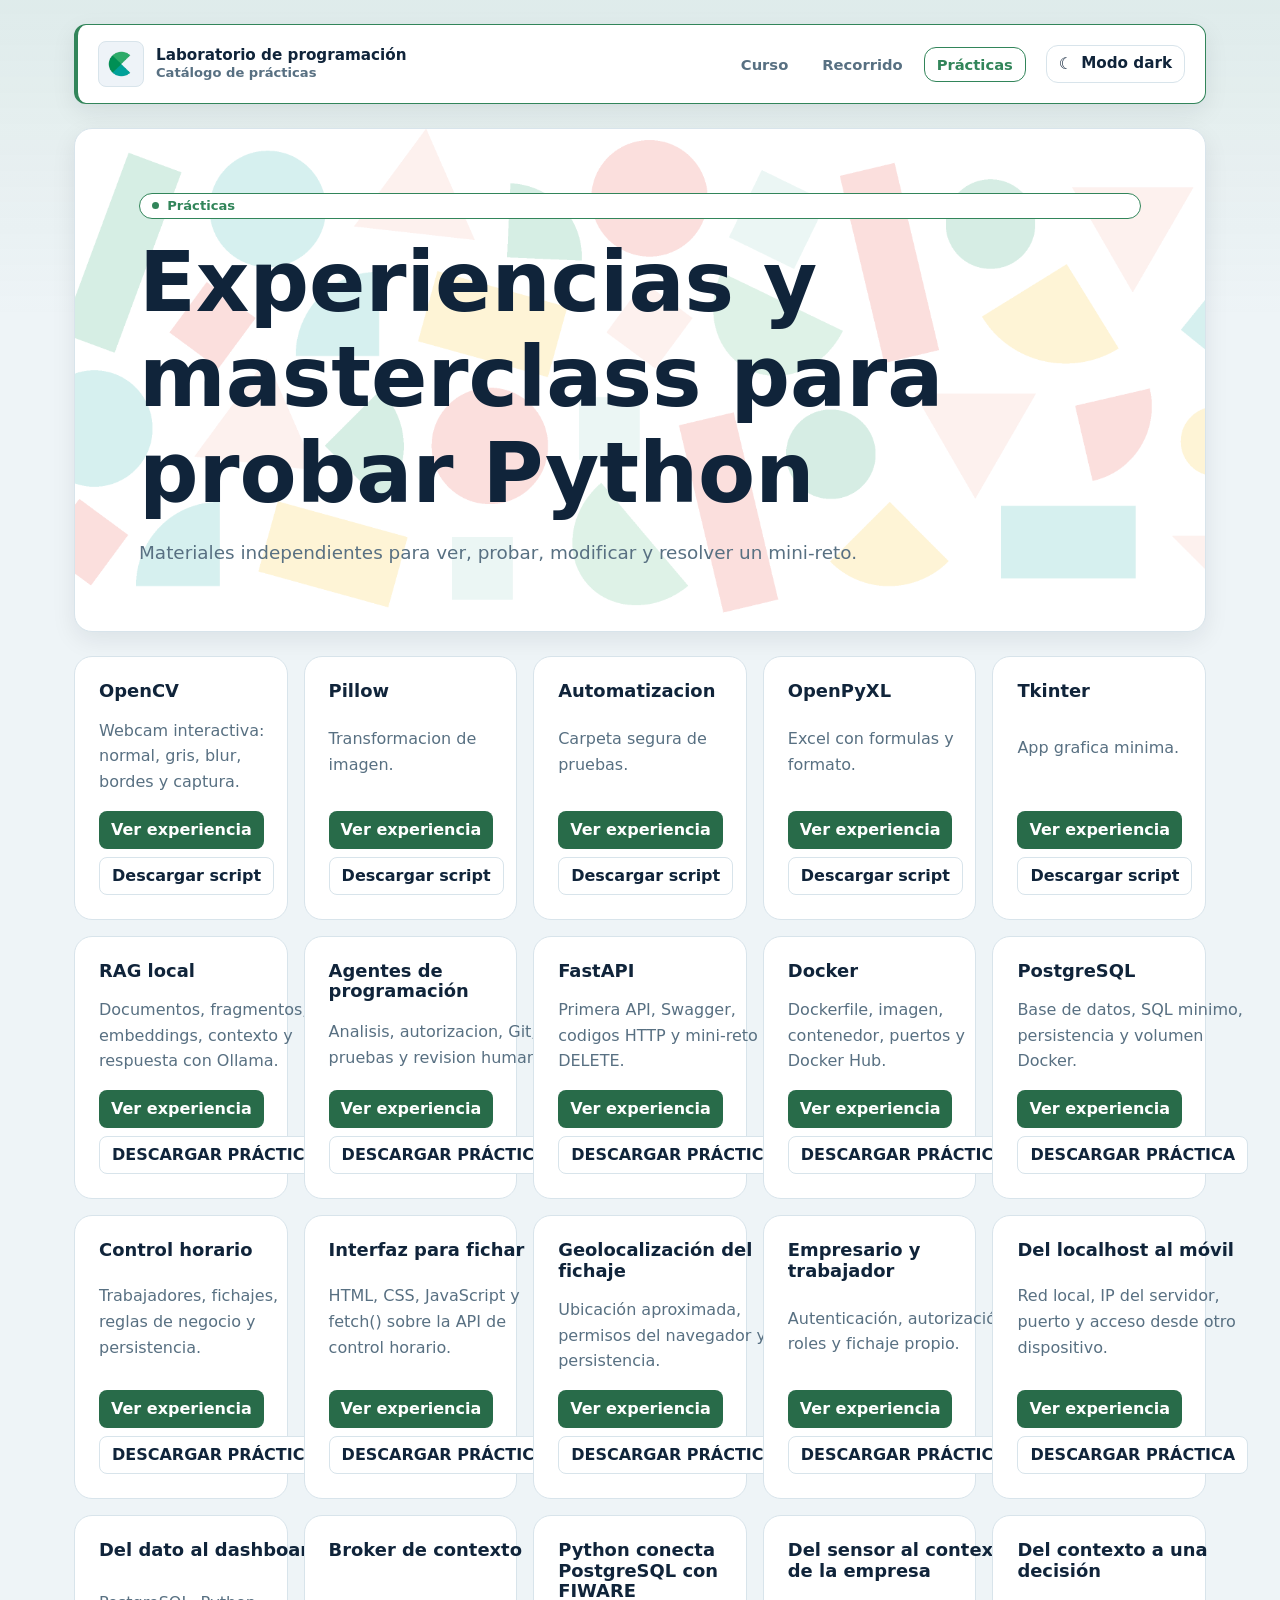
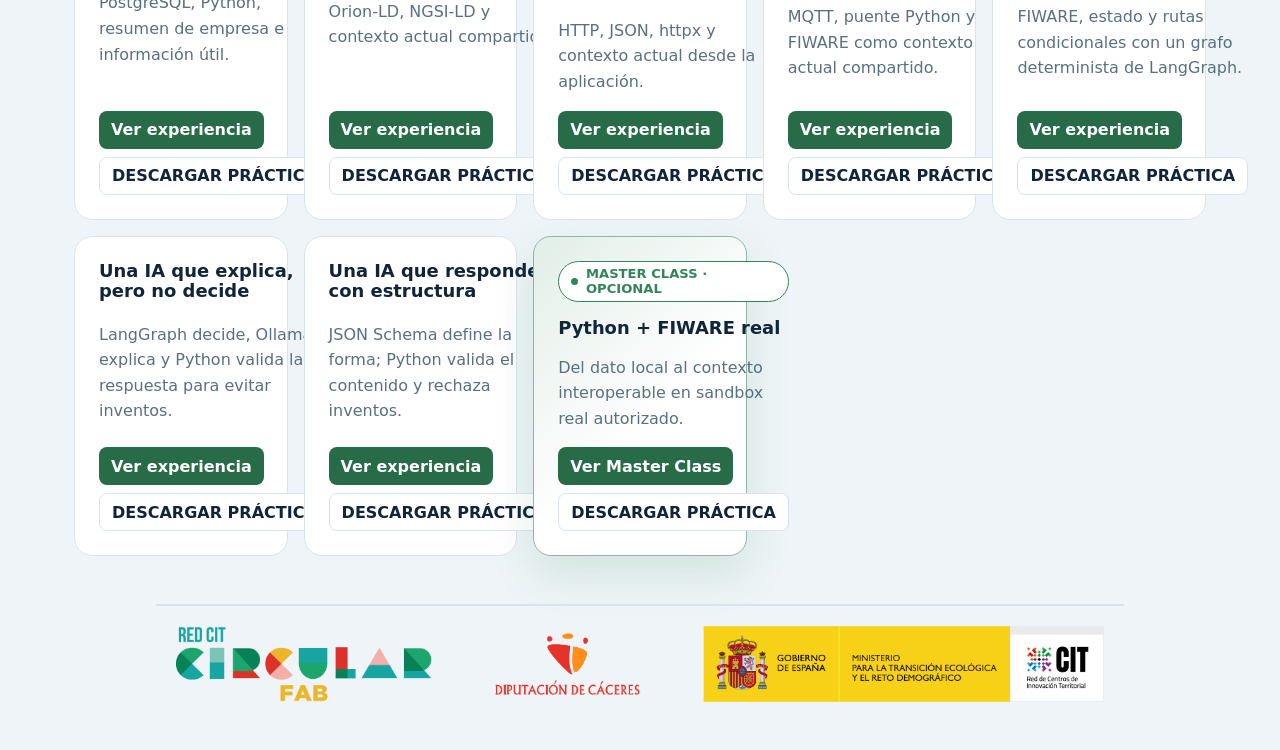
<file: lab-python-en-accion/recursos/index.html>
﻿<!doctype html>
<html lang="es" data-theme="light">
<head>
  <meta charset="UTF-8">
  <meta name="viewport" content="width=device-width,initial-scale=1">
  <title>Prácticas · Laboratorio de programación</title>
  <link rel="stylesheet" href="../../assets/edusdk-design-system/tokens/tokens.css">
  <link rel="stylesheet" href="../../assets/edusdk-design-system/tokens/semantic-tokens.css">
  <link rel="stylesheet" href="../../assets/edusdk-design-system/components/components.css">
  <link rel="stylesheet" href="../style.css">
  <script src="../../assets/js/theme-toggle.js" defer></script>
</head>
<body>
  <main class="lab-shell">
    <header class="cf-topbar cf-topbar--course lab-topbar">
      <a class="lab-brand" href="../index.html" aria-label="Inicio del Lab">
        <img src="../../assets/branding/logo-circular-fab.png" alt="Circular FAB">
        <span>
          <b>Laboratorio de programación</b>
          <span>Catálogo de prácticas</span>
        </span>
      </a>
      <nav class="cf-nav cf-nav--horizontal lab-nav" aria-label="Navegacion">
        <a class="cf-nav__link" href="../../inicio.html">Curso</a>
        <a class="cf-nav__link" href="../index.html">Recorrido</a>
        <a class="cf-nav__link is-active" href="index.html" aria-current="page">Prácticas</a>
      </nav>
      <button class="cf-button cf-button--secondary theme-toggle" type="button" data-theme-toggle aria-label="Activar modo oscuro" aria-pressed="false">
        <span data-theme-icon aria-hidden="true">&#9790;</span>
        <span data-theme-label>Modo dark</span>
      </button>
    </header>

    <section class="lab-hero">
      <img class="lab-pattern" src="../../assets/edusdk-design-system/fuentes/tramas/Trama_CFab.png" alt="" aria-hidden="true">
      <span class="cf-chip cf-chip--accent">Prácticas</span>
      <h1>Experiencias y masterclass para probar Python</h1>
      <p>Materiales independientes para ver, probar, modificar y resolver un mini-reto.</p>
    </section>

    <section class="lab-grid" aria-label="Prácticas del Lab">
      <article class="lab-card cf-card">
        <h2>OpenCV</h2><p>Webcam interactiva: normal, gris, blur, bordes y captura.</p>
        <div class="lab-card__actions"><a class="lab-action lab-action--primary" href="experiencias/01-opencv-webcam.html">Ver experiencia</a><a class="lab-action lab-action--secondary" href="scripts/webcam_gris.py" download>Descargar script</a></div>
      </article>
      <article class="lab-card cf-card">
        <h2>Pillow</h2><p>Transformacion de imagen.</p>
        <div class="lab-card__actions"><a class="lab-action lab-action--primary" href="experiencias/02-pillow-foto.html">Ver experiencia</a><a class="lab-action lab-action--secondary" href="scripts/editar_foto.py" download>Descargar script</a></div>
      </article>
      <article class="lab-card cf-card">
        <h2>Automatizacion</h2><p>Carpeta segura de pruebas.</p>
        <div class="lab-card__actions"><a class="lab-action lab-action--primary" href="experiencias/03-automatizacion-archivos.html">Ver experiencia</a><a class="lab-action lab-action--secondary" href="scripts/organizar_carpeta_segura.py" download>Descargar script</a></div>
      </article>
      <article class="lab-card cf-card">
        <h2>OpenPyXL</h2><p>Excel con formulas y formato.</p>
        <div class="lab-card__actions"><a class="lab-action lab-action--primary" href="experiencias/04-openpyxl-excel.html">Ver experiencia</a><a class="lab-action lab-action--secondary" href="scripts/crear_excel.py" download>Descargar script</a></div>
      </article>
      <article class="lab-card cf-card">
        <h2>Tkinter</h2><p>App grafica minima.</p>
        <div class="lab-card__actions"><a class="lab-action lab-action--primary" href="experiencias/05-tkinter-app.html">Ver experiencia</a><a class="lab-action lab-action--secondary" href="scripts/mi_app_tkinter.py" download>Descargar script</a></div>
      </article>
      <article class="lab-card cf-card">
        <h2>RAG local</h2><p>Documentos, fragmentos, embeddings, contexto y respuesta con Ollama.</p>
        <div class="lab-card__actions"><a class="lab-action lab-action--primary" href="experiencias/06-rag-local.html">Ver experiencia</a><a class="lab-action lab-action--secondary" href="descargas/rag-local.zip" download>DESCARGAR PRÁCTICA</a></div>
      </article>
      <article class="lab-card cf-card">
        <h2>Agentes de programación</h2><p>Analisis, autorizacion, Git, pruebas y revision humana.</p>
        <div class="lab-card__actions"><a class="lab-action lab-action--primary" href="experiencias/07-agentes-programacion.html">Ver experiencia</a><a class="lab-action lab-action--secondary" href="descargas/agentes-programacion.zip" download>DESCARGAR PRÁCTICA</a></div>
      </article>
      <article class="lab-card cf-card">
        <h2>FastAPI</h2><p>Primera API, Swagger, codigos HTTP y mini-reto DELETE.</p>
        <div class="lab-card__actions"><a class="lab-action lab-action--primary" href="experiencias/08-fastapi.html">Ver experiencia</a><a class="lab-action lab-action--secondary" href="descargas/fastapi-participantes.zip" download>DESCARGAR PRÁCTICA</a></div>
      </article>
      <article class="lab-card cf-card">
        <h2>Docker</h2><p>Dockerfile, imagen, contenedor, puertos y Docker Hub.</p>
        <div class="lab-card__actions"><a class="lab-action lab-action--primary" href="experiencias/09-docker.html">Ver experiencia</a><a class="lab-action lab-action--secondary" href="descargas/docker-fastapi.zip" download>DESCARGAR PRÁCTICA</a></div>
      </article>
      <article class="lab-card cf-card">
        <h2>PostgreSQL</h2><p>Base de datos, SQL minimo, persistencia y volumen Docker.</p>
        <div class="lab-card__actions"><a class="lab-action lab-action--primary" href="experiencias/10-postgresql.html">Ver experiencia</a><a class="lab-action lab-action--secondary" href="descargas/postgresql-participantes.zip" download>DESCARGAR PRÁCTICA</a></div>
      </article>
      <article class="lab-card cf-card">
        <h2>Control horario</h2><p>Trabajadores, fichajes, reglas de negocio y persistencia.</p>
        <div class="lab-card__actions"><a class="lab-action lab-action--primary" href="experiencias/11-control-horario.html">Ver experiencia</a><a class="lab-action lab-action--secondary" href="descargas/control-horario.zip" download>DESCARGAR PRÁCTICA</a></div>
      </article>
      <article class="lab-card cf-card">
        <h2>Interfaz para fichar</h2><p>HTML, CSS, JavaScript y fetch() sobre la API de control horario.</p>
        <div class="lab-card__actions"><a class="lab-action lab-action--primary" href="experiencias/12-interfaz-control-horario.html">Ver experiencia</a><a class="lab-action lab-action--secondary" href="descargas/control-horario-web.zip" download>DESCARGAR PRÁCTICA</a></div>
      </article>
      <article class="lab-card cf-card">
        <h2>Geolocalización del fichaje</h2><p>Ubicación aproximada, permisos del navegador y persistencia.</p>
        <div class="lab-card__actions"><a class="lab-action lab-action--primary" href="experiencias/13-geolocalizacion-fichaje.html">Ver experiencia</a><a class="lab-action lab-action--secondary" href="descargas/control-horario-geolocalizado.zip" download>DESCARGAR PRÁCTICA</a></div>
      </article>
      <article class="lab-card cf-card">
        <h2>Empresario y trabajador</h2><p>Autenticación, autorización, roles y fichaje propio.</p>
        <div class="lab-card__actions"><a class="lab-action lab-action--primary" href="experiencias/14-empresario-trabajador.html">Ver experiencia</a><a class="lab-action lab-action--secondary" href="descargas/control-horario-roles.zip" download>DESCARGAR PRÁCTICA</a></div>
      </article>
      <article class="lab-card cf-card">
        <h2>Del localhost al móvil</h2><p>Red local, IP del servidor, puerto y acceso desde otro dispositivo.</p>
        <div class="lab-card__actions"><a class="lab-action lab-action--primary" href="experiencias/15-localhost-movil.html">Ver experiencia</a><a class="lab-action lab-action--secondary" href="descargas/control-horario-roles.zip" download>DESCARGAR PRÁCTICA</a></div>
      </article>
      <article class="lab-card cf-card">
        <h2>Del dato al dashboard</h2><p>PostgreSQL, Python, resumen de empresa e información útil.</p>
        <div class="lab-card__actions"><a class="lab-action lab-action--primary" href="experiencias/16-dashboard.html">Ver experiencia</a><a class="lab-action lab-action--secondary" href="descargas/control-horario-dashboard.zip" download>DESCARGAR PRÁCTICA</a></div>
      </article>
      <article class="lab-card cf-card">
        <h2>Broker de contexto</h2><p>Orion-LD, NGSI-LD y contexto actual compartido.</p>
        <div class="lab-card__actions"><a class="lab-action lab-action--primary" href="experiencias/17-orion-ld.html">Ver experiencia</a><a class="lab-action lab-action--secondary" href="descargas/fiware-orion-ld.zip" download>DESCARGAR PRÁCTICA</a></div>
      </article>
      <article class="lab-card cf-card">
        <h2>Python conecta PostgreSQL con FIWARE</h2><p>HTTP, JSON, httpx y contexto actual desde la aplicación.</p>
        <div class="lab-card__actions"><a class="lab-action lab-action--primary" href="experiencias/18-python-fiware.html">Ver experiencia</a><a class="lab-action lab-action--secondary" href="descargas/control-horario-fiware.zip" download>DESCARGAR PRÁCTICA</a></div>
      </article>
      <article class="lab-card cf-card">
        <h2>Del sensor al contexto de la empresa</h2>
        <p>MQTT, puente Python y FIWARE como contexto actual compartido.</p>
        <div class="lab-card__actions"><a class="lab-action lab-action--primary" href="experiencias/21-mqtt-fiware.html">Ver experiencia</a><a class="lab-action lab-action--secondary" href="descargas/mqtt-fiware-contexto.zip" download>DESCARGAR PRÁCTICA</a></div>
      </article>
      <article class="lab-card cf-card">
        <h2>Del contexto a una decisión</h2>
        <p>FIWARE, estado y rutas condicionales con un grafo determinista de LangGraph.</p>
        <div class="lab-card__actions"><a class="lab-action lab-action--primary" href="experiencias/22-langgraph-contexto.html">Ver experiencia</a><a class="lab-action lab-action--secondary" href="descargas/langgraph-contexto.zip" download>DESCARGAR PRÁCTICA</a></div>
      </article>
      <article class="lab-card cf-card">
        <h2>Una IA que explica, pero no decide</h2>
        <p>LangGraph decide, Ollama explica y Python valida la respuesta para evitar inventos.</p>
        <div class="lab-card__actions"><a class="lab-action lab-action--primary" href="experiencias/23-ollama-explicacion.html">Ver experiencia</a><a class="lab-action lab-action--secondary" href="descargas/ollama-explicacion.zip" download>DESCARGAR PRÁCTICA</a></div>
      </article>
      <article class="lab-card cf-card">
        <h2>Una IA que responde con estructura</h2>
        <p>JSON Schema define la forma; Python valida el contenido y rechaza inventos.</p>
        <div class="lab-card__actions"><a class="lab-action lab-action--primary" href="experiencias/24-ollama-estructurado.html">Ver experiencia</a><a class="lab-action lab-action--secondary" href="descargas/ollama-estructurado.zip" download>DESCARGAR PRÁCTICA</a></div>
      </article>
      <article class="lab-card lab-card--masterclass cf-card">
        <span class="cf-chip cf-chip--accent">MASTER CLASS · OPCIONAL</span>
        <h2>Python + FIWARE real</h2>
        <p>Del dato local al contexto interoperable en sandbox real autorizado.</p>
        <div class="lab-card__actions"><a class="lab-action lab-action--primary" href="experiencias/masterclass-fiware-real.html">Ver Master Class</a><a class="lab-action lab-action--secondary" href="descargas/control-horario-fiware-sandbox.zip" download>DESCARGAR PRÁCTICA</a></div>
      </article>
    </section>
    <footer class="corp-band" aria-label="Logos institucionales">
      <img class="corp-band__logo corp-logo--light" src="../../assets/edusdk-design-system/fuentes/logos/Logos_CFAB_2026_con-Ministerio.png" alt="Logos institucionales: Red CIT Circular FAB, Diputación de Cáceres, Gobierno de España Ministerio y CIT" loading="lazy">
      <img class="corp-band__logo corp-logo--dark" src="../../assets/edusdk-design-system/fuentes/logos/Logos_CFAB_2026_con-Ministerio_blanco.png" alt="Logos institucionales: Red CIT Circular FAB, Diputación de Cáceres, Gobierno de España Ministerio y CIT" loading="lazy">
    </footer>
  </main>
</body>
</html>
</file>
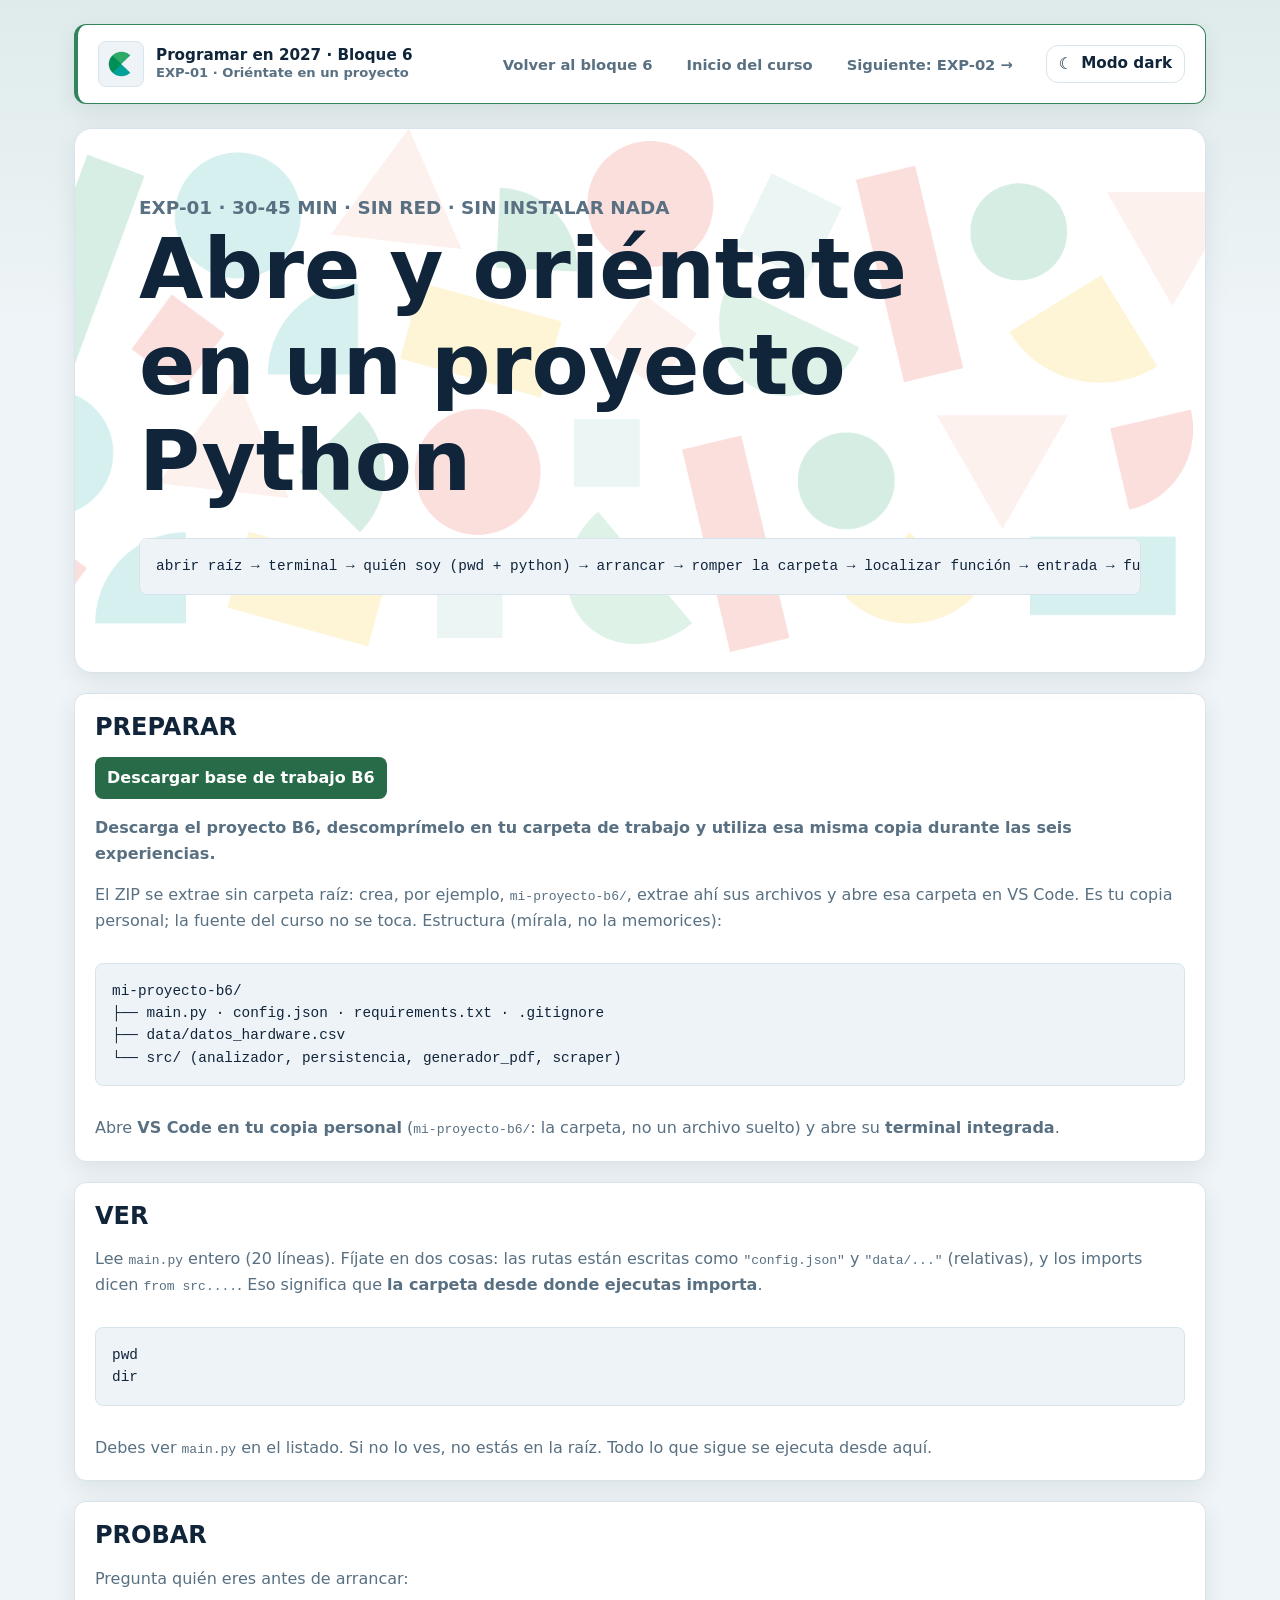
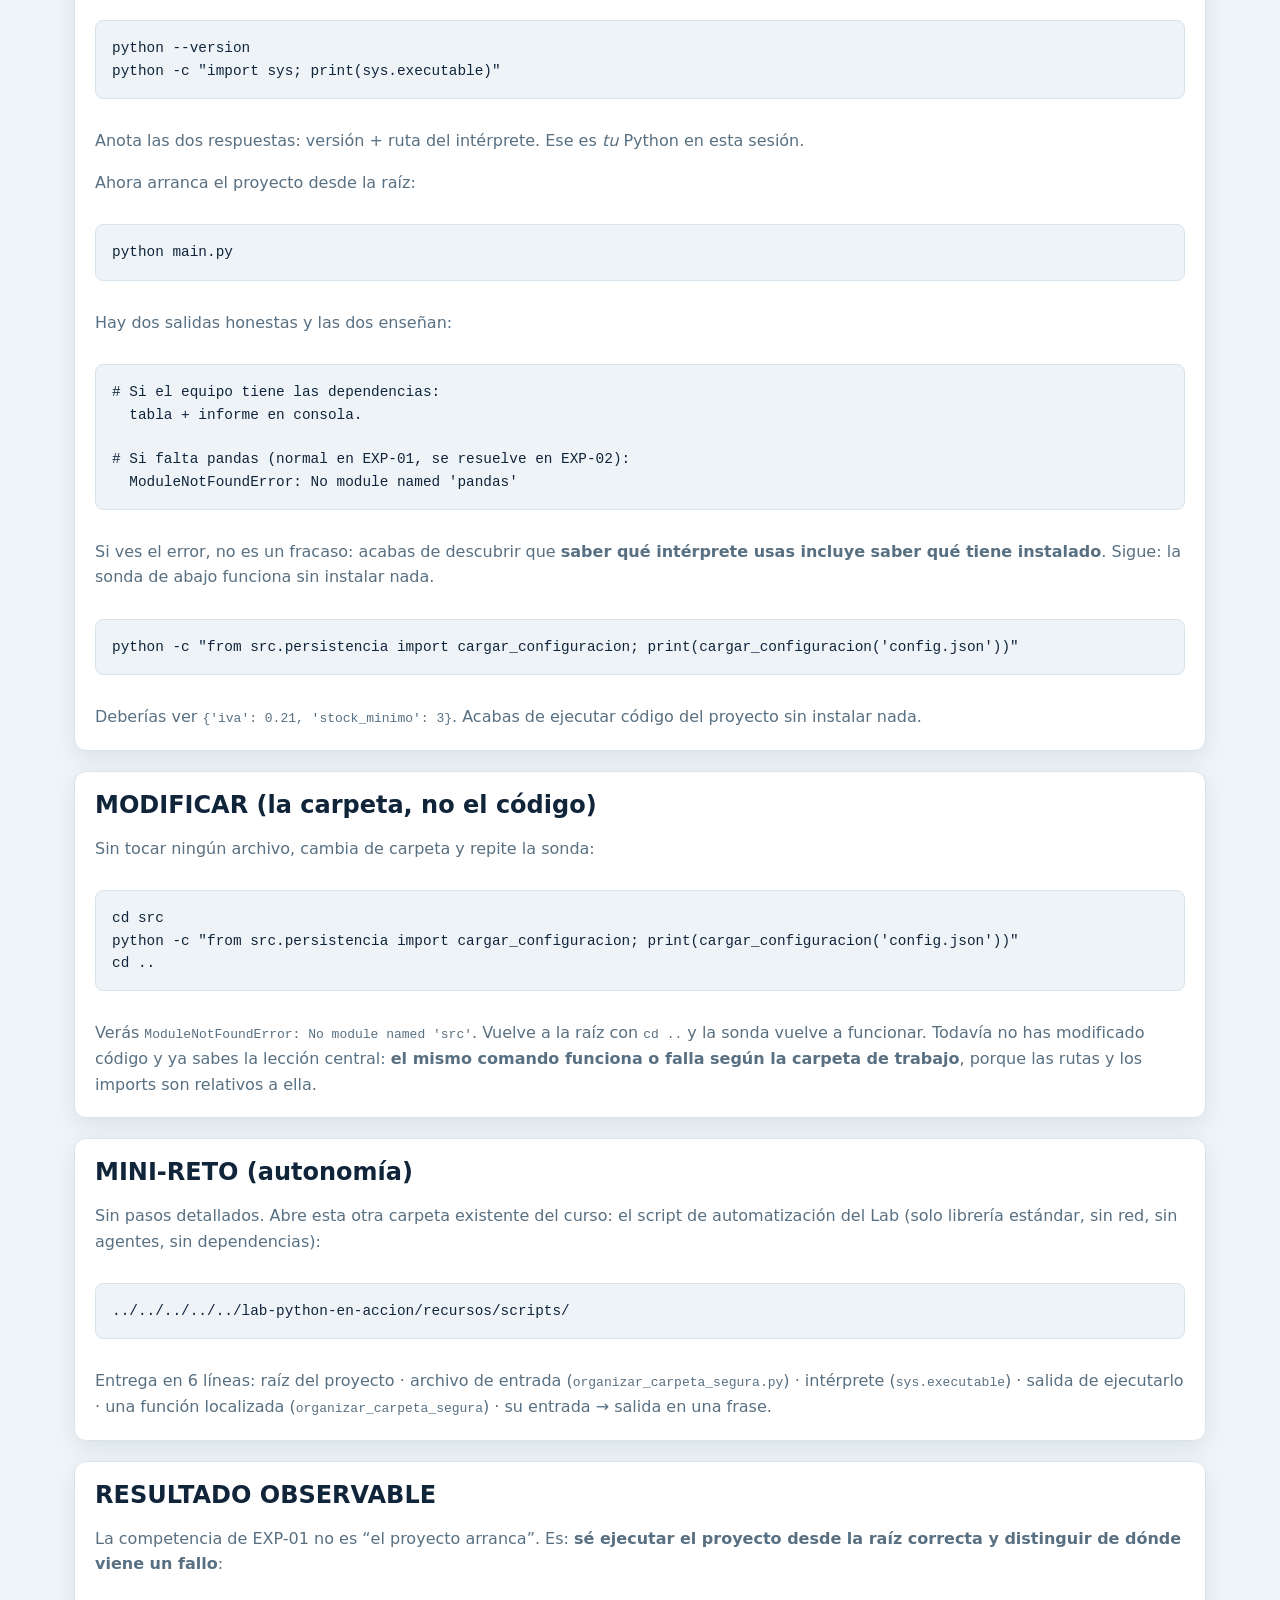
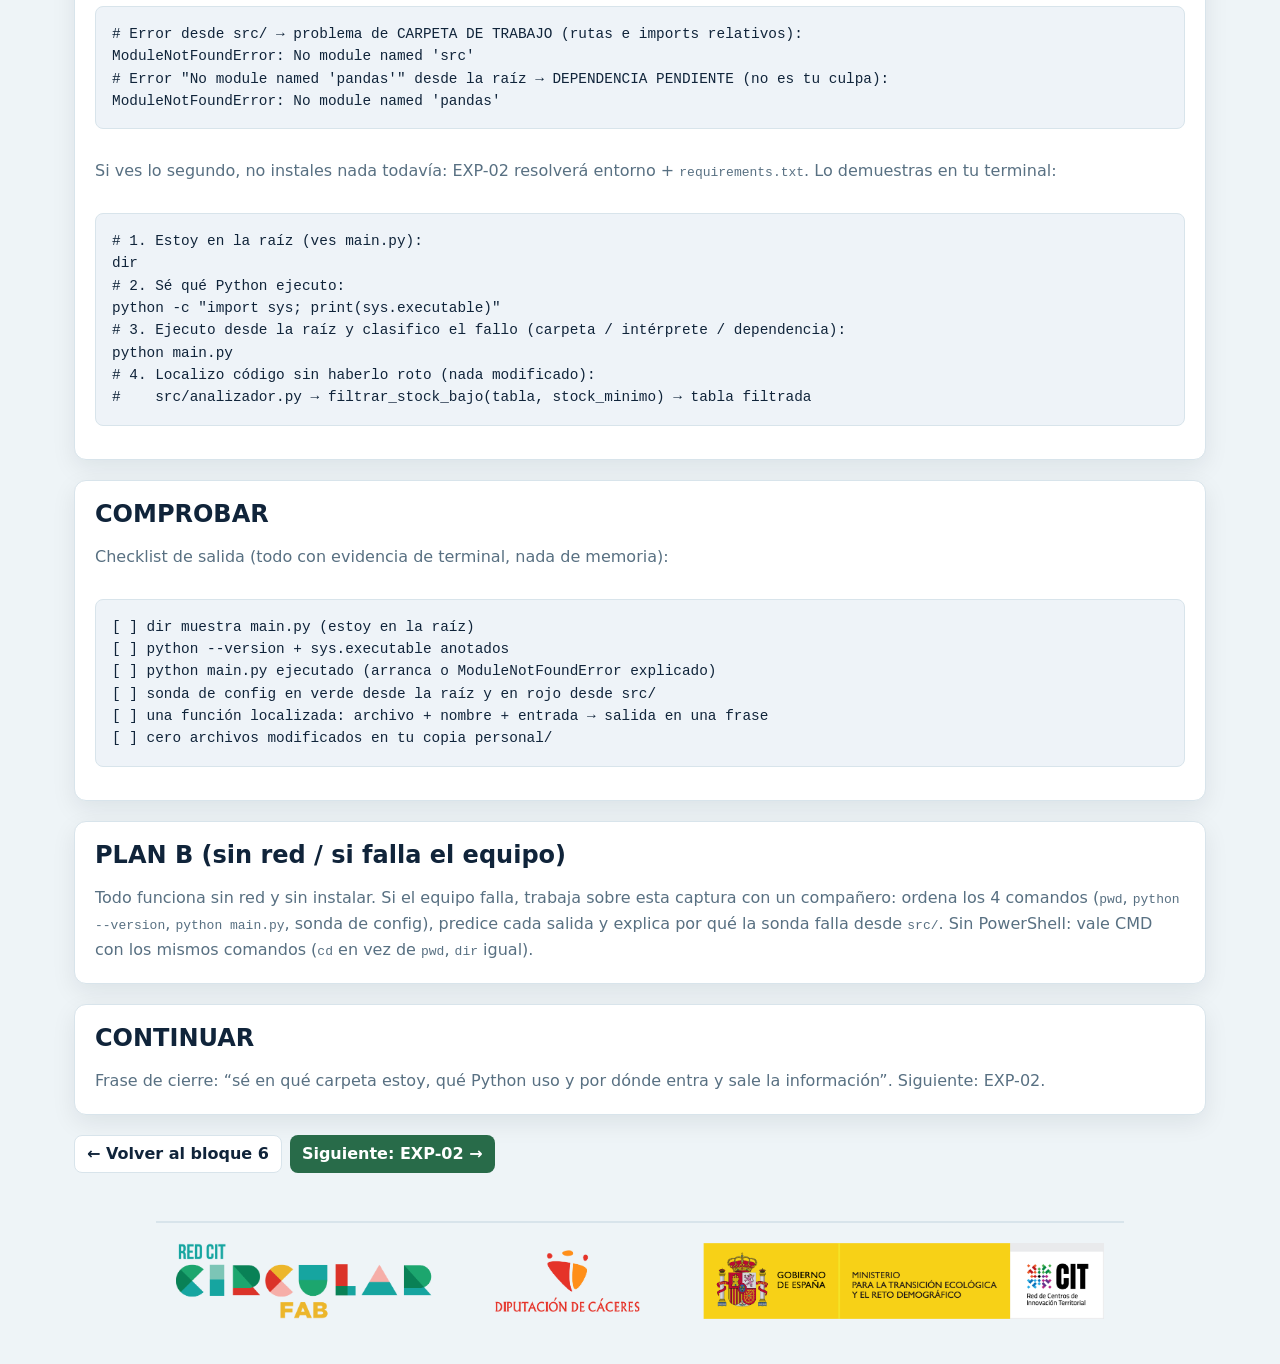
<file: bloques/bloque6/recursos/experiencias/exp-01-orientarse/index.html>
<!doctype html>
<html lang="es" data-theme="light">
<head>
  <meta charset="UTF-8">
  <meta name="viewport" content="width=device-width,initial-scale=1">
  <title>EXP-01 · Abre y oriéntate en un proyecto Python</title>
  <link rel="stylesheet" href="../../../../../assets/edusdk-design-system/tokens/tokens.css">
  <link rel="stylesheet" href="../../../../../assets/edusdk-design-system/tokens/semantic-tokens.css">
  <link rel="stylesheet" href="../../../../../assets/edusdk-design-system/components/components.css">
  <link rel="stylesheet" href="../../../../../lab-python-en-accion/style.css">
  <style>
    .lab-hero { overflow: hidden; position: relative; }
    .lab-hero > :not(.lab-pattern) { position: relative; }
    .lab-hero .lab-pattern { height: 100%; inset: 0; mix-blend-mode: multiply; object-fit: cover; opacity: 0.16; pointer-events: none; position: absolute; width: 100%; }
    [data-theme="dark"] .lab-hero .lab-pattern { mix-blend-mode: screen; opacity: 0.10; }
    a.lab-action--primary { color: var(--cf-color-accent-text); }
  </style>
  <script src="../../../../../assets/js/theme-toggle.js" defer></script>
</head>
<body>
  <main class="lab-shell">
    <header class="cf-topbar cf-topbar--course lab-topbar">
      <a class="lab-brand" href="../../../../../inicio.html" aria-label="Volver al curso">
        <img src="../../../../../assets/branding/logo-circular-fab.png" alt="Circular FAB">
        <span><b>Programar en 2027 · Bloque 6</b><span>EXP-01 · Oriéntate en un proyecto</span></span>
      </a>
      <nav class="cf-nav cf-nav--horizontal lab-nav" aria-label="Navegacion">
        <a class="cf-nav__link" href="../../../inicio.html">Volver al bloque 6</a>
        <a class="cf-nav__link" href="../../../../../inicio.html">Inicio del curso</a>
        <a class="cf-nav__link" href="../exp-02-entorno/index.html">Siguiente: EXP-02 →</a>
      </nav>
      <button class="cf-button cf-button--secondary theme-toggle" type="button" data-theme-toggle aria-label="Activar modo oscuro" aria-pressed="false">
        <span data-theme-icon aria-hidden="true">&#9790;</span>
        <span data-theme-label>Modo dark</span>
      </button>
    </header>

    <article class="lab-experience">
      <section class="lab-hero">
        <img class="lab-pattern" src="../../../../../assets/edusdk-design-system/fuentes/tramas/Trama_CFab.png" alt="" aria-hidden="true">
        <div class="lab-experience__header">
          <div>
            <p class="lab-kicker">EXP-01 · 30-45 min · Sin red · Sin instalar nada</p>
            <h1 class="lab-experience__title">Abre y oriéntate en un proyecto Python</h1>
          </div>
        </div>
        <pre class="lab-code"><code>abrir raíz → terminal → quién soy (pwd + python) → arrancar → romper la carpeta → localizar función → entrada → función → salida</code></pre>
      </section>

      <section class="lab-panel">
        <h2>PREPARAR</h2>
        <p><a class="lab-action lab-action--primary" href="../../../proyecto-b6-entorno-control.zip" download>Descargar base de trabajo B6</a></p>
        <p><strong>Descarga el proyecto B6, descomprímelo en tu carpeta de trabajo y utiliza esa misma copia durante las seis experiencias.</strong></p>
        <p>El ZIP se extrae sin carpeta raíz: crea, por ejemplo, <code>mi-proyecto-b6/</code>, extrae ahí sus archivos y abre esa carpeta en VS Code. Es tu copia personal; la fuente del curso no se toca. Estructura (mírala, no la memorices):</p>
        <pre class="lab-code"><code>mi-proyecto-b6/
├── main.py · config.json · requirements.txt · .gitignore
├── data/datos_hardware.csv
└── src/ (analizador, persistencia, generador_pdf, scraper)</code></pre>
        <p>Abre <strong>VS Code en tu copia personal</strong> (<code>mi-proyecto-b6/</code>: la carpeta, no un archivo suelto) y abre su <strong>terminal integrada</strong>.</p>
      </section>

      <section class="lab-panel">
        <h2>VER</h2>
        <p>Lee <code>main.py</code> entero (20 líneas). Fíjate en dos cosas: las rutas están escritas como <code>"config.json"</code> y <code>"data/..."</code> (relativas), y los imports dicen <code>from src....</code>. Eso significa que <strong>la carpeta desde donde ejecutas importa</strong>.</p>
        <pre class="lab-code"><code>pwd
dir</code></pre>
        <p>Debes ver <code>main.py</code> en el listado. Si no lo ves, no estás en la raíz. Todo lo que sigue se ejecuta desde aquí.</p>
      </section>

      <section class="lab-panel">
        <h2>PROBAR</h2>
        <p>Pregunta quién eres antes de arrancar:</p>
        <pre class="lab-code"><code>python --version
python -c "import sys; print(sys.executable)"</code></pre>
        <p>Anota las dos respuestas: versión + ruta del intérprete. Ese es <em>tu</em> Python en esta sesión.</p>
        <p>Ahora arranca el proyecto desde la raíz:</p>
        <pre class="lab-code"><code>python main.py</code></pre>
        <p>Hay dos salidas honestas y las dos enseñan:</p>
        <pre class="lab-code"><code># Si el equipo tiene las dependencias:
  tabla + informe en consola.

# Si falta pandas (normal en EXP-01, se resuelve en EXP-02):
  ModuleNotFoundError: No module named 'pandas'</code></pre>
        <p>Si ves el error, no es un fracaso: acabas de descubrir que <strong>saber qué intérprete usas incluye saber qué tiene instalado</strong>. Sigue: la sonda de abajo funciona sin instalar nada.</p>
        <pre class="lab-code"><code>python -c "from src.persistencia import cargar_configuracion; print(cargar_configuracion('config.json'))"</code></pre>
        <p>Deberías ver <code>{'iva': 0.21, 'stock_minimo': 3}</code>. Acabas de ejecutar código del proyecto sin instalar nada.</p>
      </section>

      <section class="lab-panel">
        <h2>MODIFICAR (la carpeta, no el código)</h2>
        <p>Sin tocar ningún archivo, cambia de carpeta y repite la sonda:</p>
        <pre class="lab-code"><code>cd src
python -c "from src.persistencia import cargar_configuracion; print(cargar_configuracion('config.json'))"
cd ..</code></pre>
        <p>Verás <code>ModuleNotFoundError: No module named 'src'</code>. Vuelve a la raíz con <code>cd ..</code> y la sonda vuelve a funcionar. Todavía no has modificado código y ya sabes la lección central: <strong>el mismo comando funciona o falla según la carpeta de trabajo</strong>, porque las rutas y los imports son relativos a ella.</p>
      </section>

      <section class="lab-panel">
        <h2>MINI-RETO (autonomía)</h2>
        <p>Sin pasos detallados. Abre esta otra carpeta existente del curso: el script de automatización del Lab (solo librería estándar, sin red, sin agentes, sin dependencias):</p>
        <pre class="lab-code"><code>../../../../../lab-python-en-accion/recursos/scripts/</code></pre>
        <p>Entrega en 6 líneas: raíz del proyecto · archivo de entrada (<code>organizar_carpeta_segura.py</code>) · intérprete (<code>sys.executable</code>) · salida de ejecutarlo · una función localizada (<code>organizar_carpeta_segura</code>) · su entrada → salida en una frase.</p>
      </section>

      <section class="lab-panel">
        <h2>RESULTADO OBSERVABLE</h2>
        <p>La competencia de EXP-01 no es “el proyecto arranca”. Es: <strong>sé ejecutar el proyecto desde la raíz correcta y distinguir de dónde viene un fallo</strong>:</p>
        <pre class="lab-code"><code># Error desde src/ → problema de CARPETA DE TRABAJO (rutas e imports relativos):
ModuleNotFoundError: No module named 'src'
# Error "No module named 'pandas'" desde la raíz → DEPENDENCIA PENDIENTE (no es tu culpa):
ModuleNotFoundError: No module named 'pandas'</code></pre>
        <p>Si ves lo segundo, no instales nada todavía: EXP-02 resolverá entorno + <code>requirements.txt</code>. Lo demuestras en tu terminal:</p>
        <pre class="lab-code"><code># 1. Estoy en la raíz (ves main.py):
dir
# 2. Sé qué Python ejecuto:
python -c "import sys; print(sys.executable)"
# 3. Ejecuto desde la raíz y clasifico el fallo (carpeta / intérprete / dependencia):
python main.py
# 4. Localizo código sin haberlo roto (nada modificado):
#    src/analizador.py → filtrar_stock_bajo(tabla, stock_minimo) → tabla filtrada</code></pre>
      </section>

      <section class="lab-panel">
        <h2>COMPROBAR</h2>
        <p>Checklist de salida (todo con evidencia de terminal, nada de memoria):</p>
        <pre class="lab-code"><code>[ ] dir muestra main.py (estoy en la raíz)
[ ] python --version + sys.executable anotados
[ ] python main.py ejecutado (arranca o ModuleNotFoundError explicado)
[ ] sonda de config en verde desde la raíz y en rojo desde src/
[ ] una función localizada: archivo + nombre + entrada → salida en una frase
[ ] cero archivos modificados en tu copia personal/</code></pre>
      </section>

      <section class="lab-panel">
        <h2>PLAN B (sin red / si falla el equipo)</h2>
        <p>Todo funciona sin red y sin instalar. Si el equipo falla, trabaja sobre esta captura con un compañero: ordena los 4 comandos (<code>pwd</code>, <code>python --version</code>, <code>python main.py</code>, sonda de config), predice cada salida y explica por qué la sonda falla desde <code>src/</code>. Sin PowerShell: vale CMD con los mismos comandos (<code>cd</code> en vez de <code>pwd</code>, <code>dir</code> igual).</p>
      </section>

      <section class="lab-panel">
        <h2>CONTINUAR</h2>
        <p>Frase de cierre: “sé en qué carpeta estoy, qué Python uso y por dónde entra y sale la información”. Siguiente: EXP-02.</p>
      </section>

      <nav class="lab-pager" aria-label="Anterior y siguiente">
        <a class="lab-action lab-action--secondary" href="../../../inicio.html">← Volver al bloque 6</a>
        <a class="lab-action lab-action--primary" href="../exp-02-entorno/index.html">Siguiente: EXP-02 →</a>
      </nav>
    </article>
    <footer class="corp-band" aria-label="Logos institucionales">
      <img class="corp-band__logo corp-logo--light" src="../../../../../assets/edusdk-design-system/fuentes/logos/Logos_CFAB_2026_con-Ministerio.png" alt="Logos institucionales: Red CIT Circular FAB, Diputación de Cáceres, Gobierno de España Ministerio y CIT" loading="lazy">
      <img class="corp-band__logo corp-logo--dark" src="../../../../../assets/edusdk-design-system/fuentes/logos/Logos_CFAB_2026_con-Ministerio_blanco.png" alt="Logos institucionales: Red CIT Circular FAB, Diputación de Cáceres, Gobierno de España Ministerio y CIT" loading="lazy">
    </footer>
  </main>
</body>
</html>
</file>
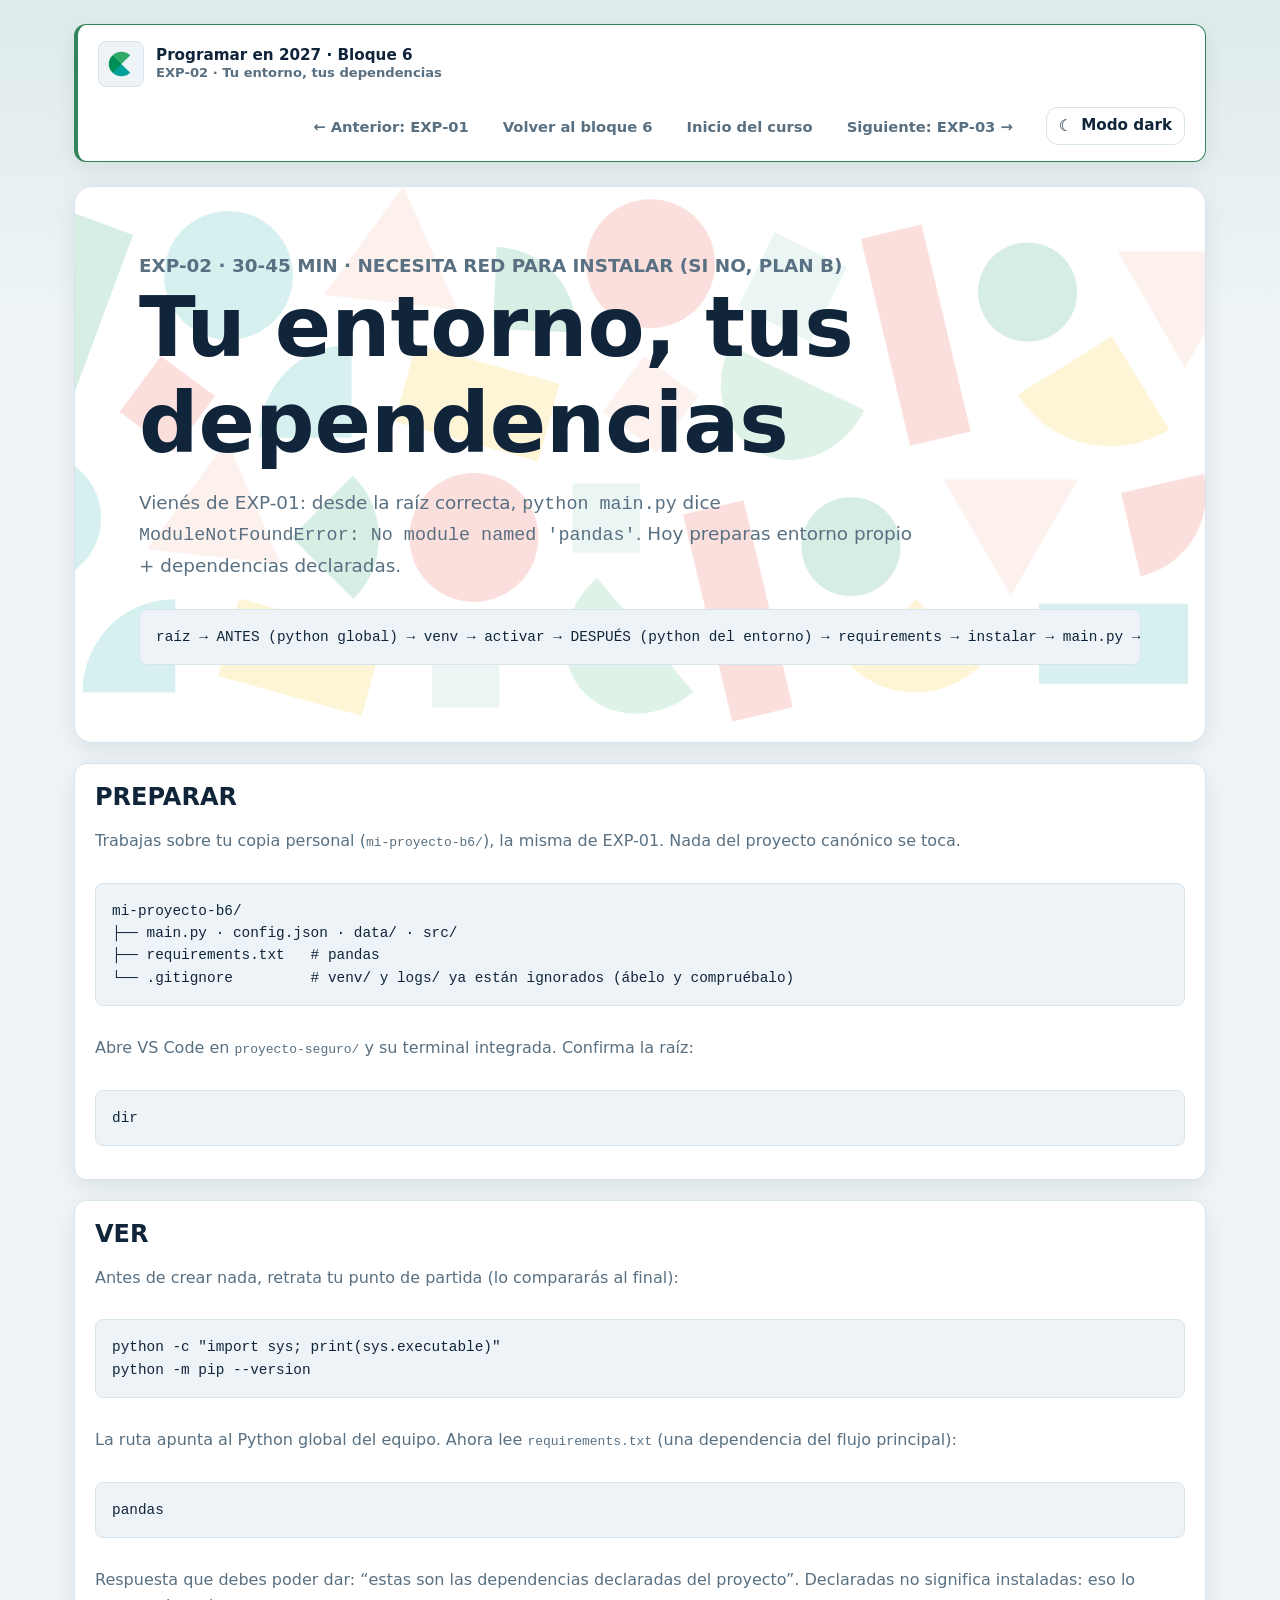
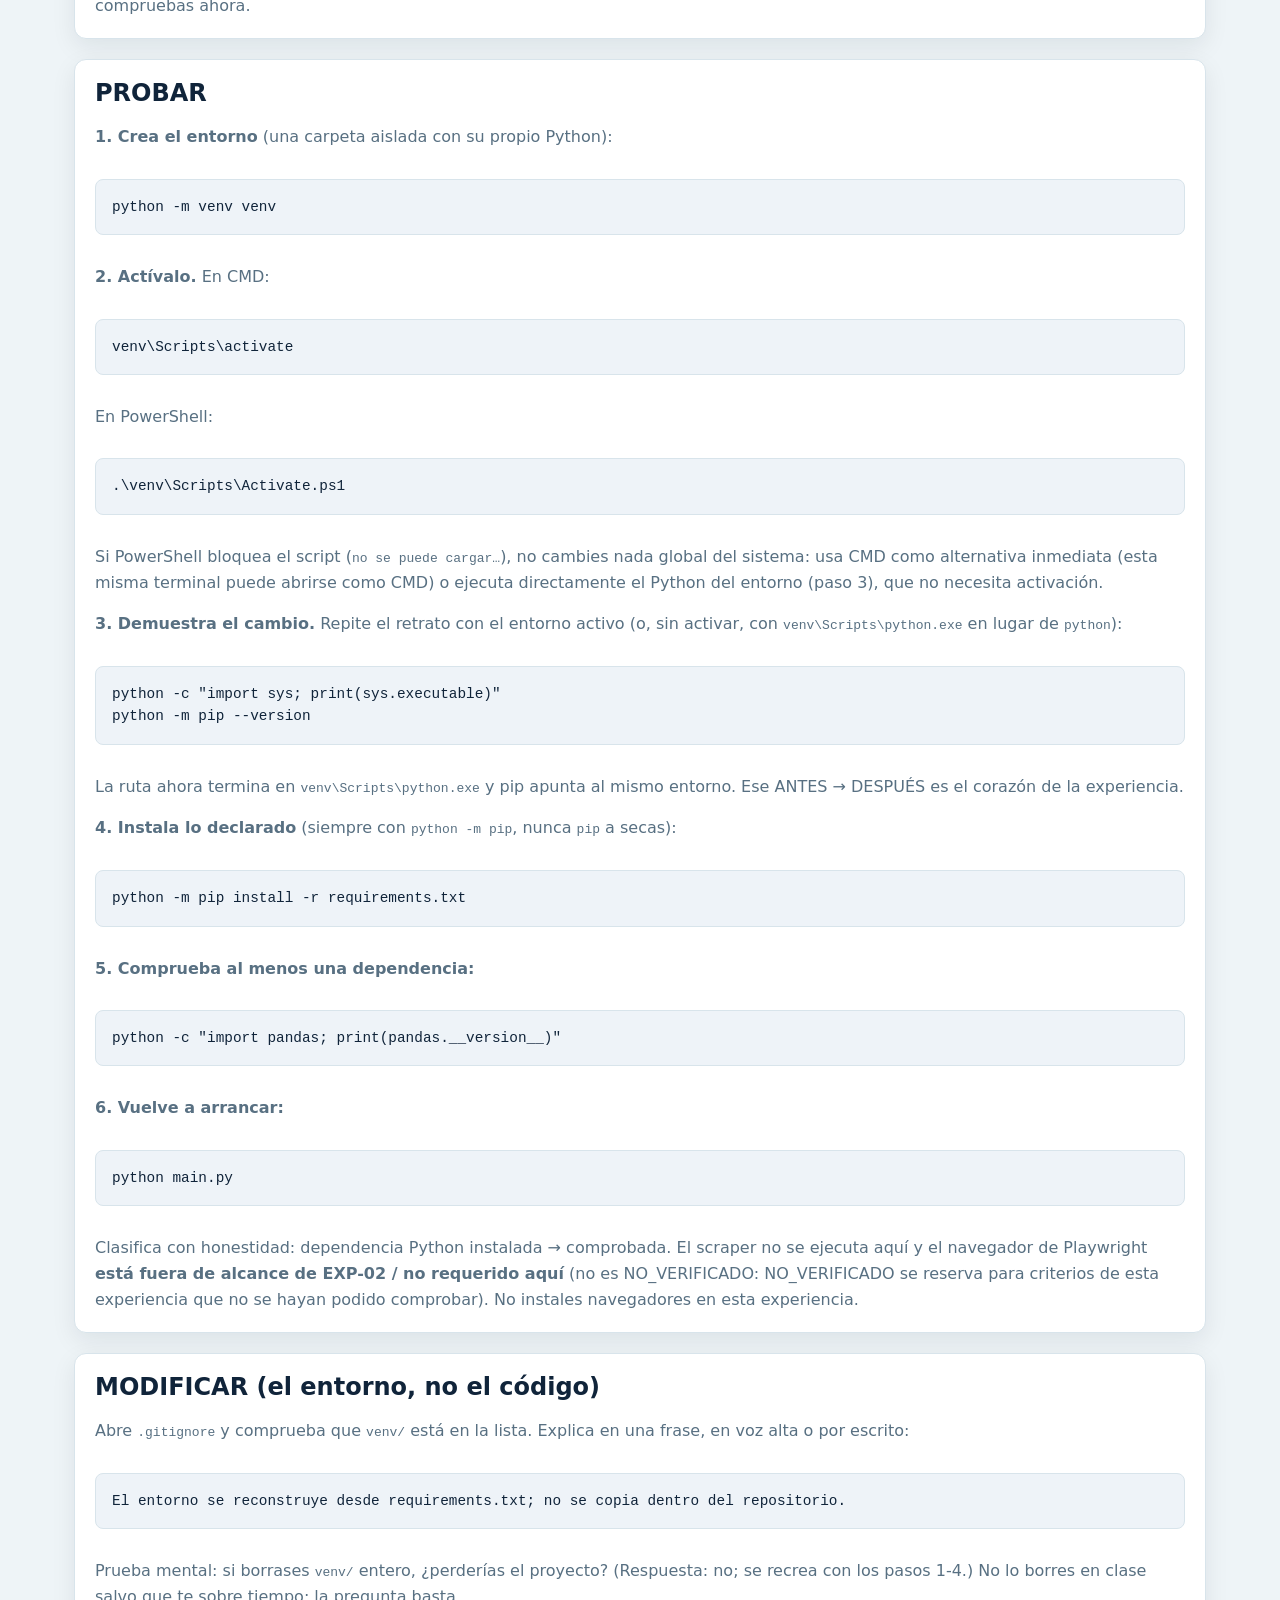
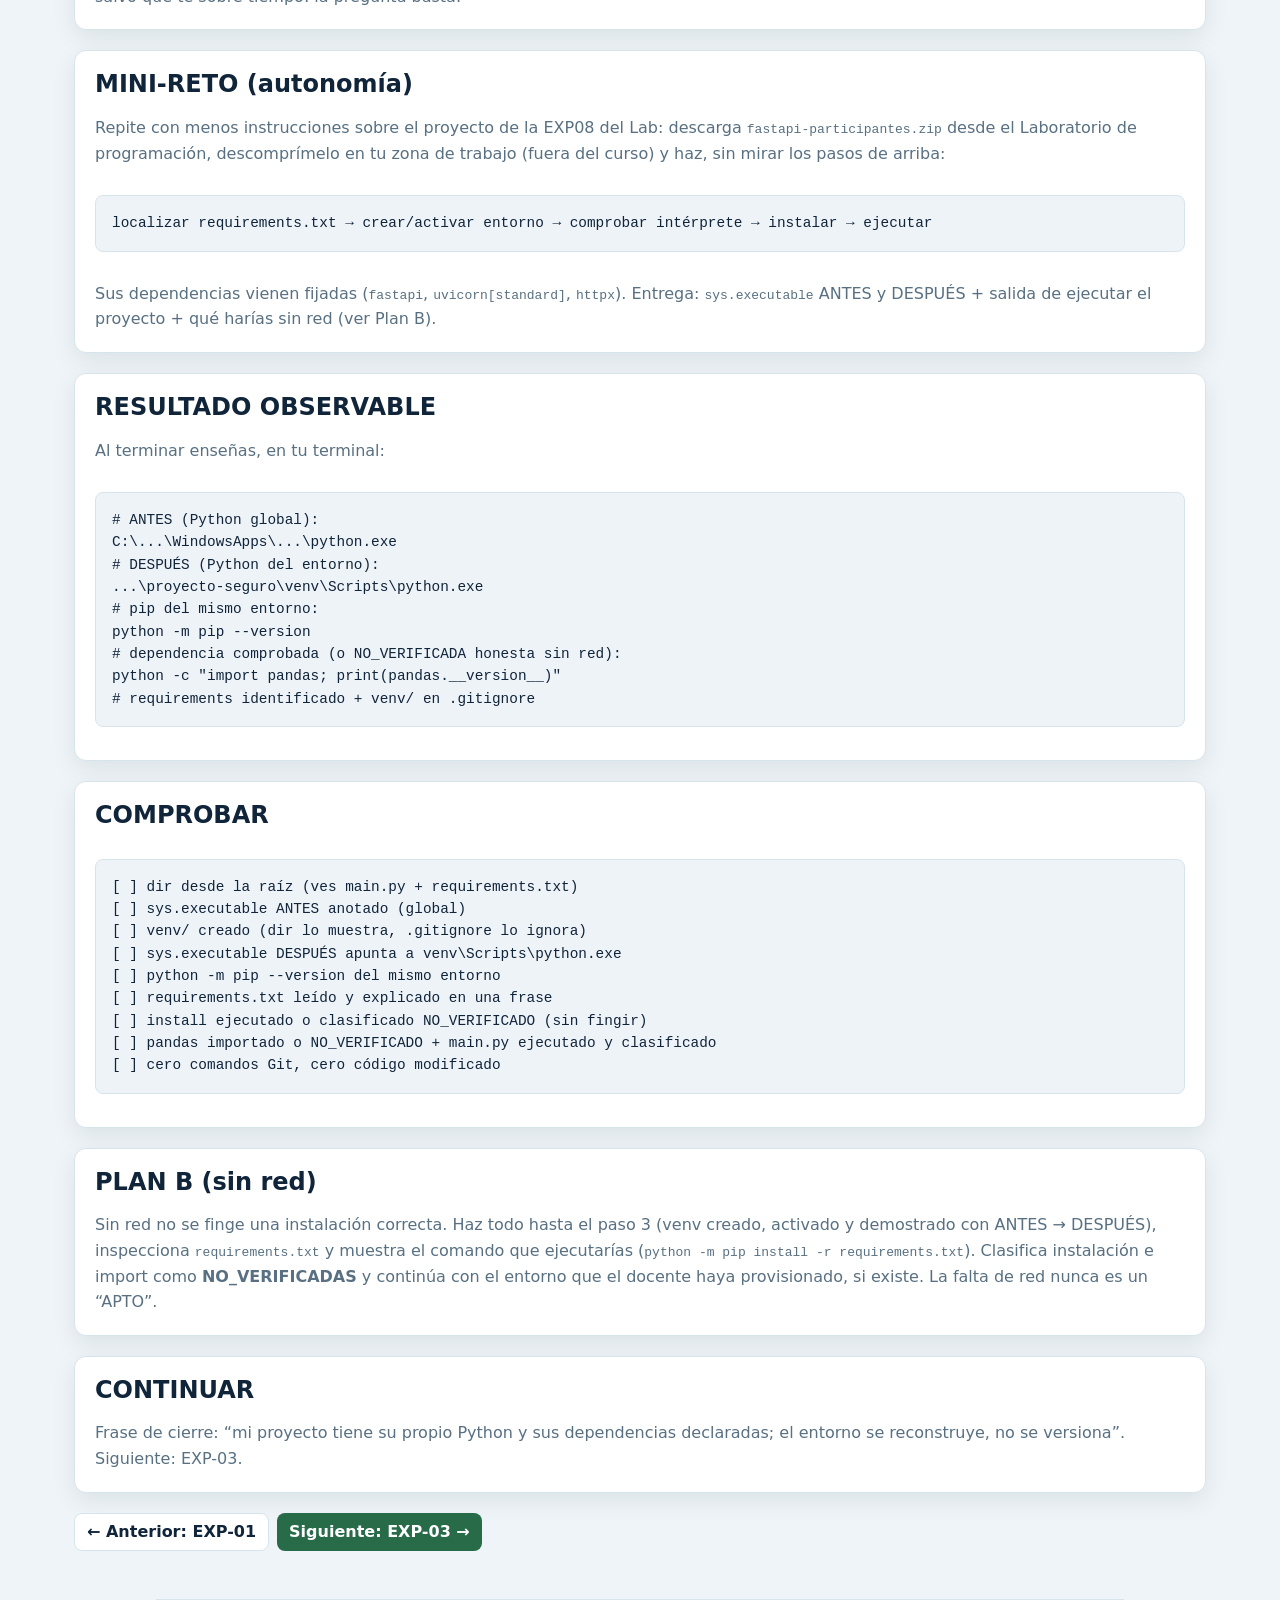
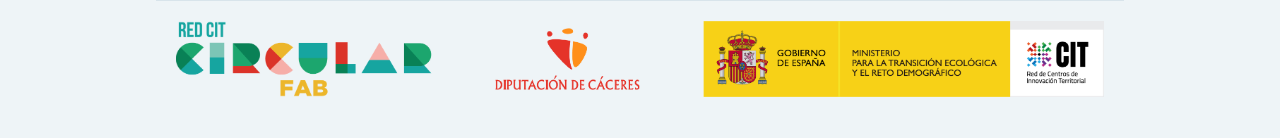
<file: bloques/bloque6/recursos/experiencias/exp-02-entorno/index.html>
<!doctype html>
<html lang="es" data-theme="light">
<head>
  <meta charset="UTF-8">
  <meta name="viewport" content="width=device-width,initial-scale=1">
  <title>EXP-02 · Tu entorno, tus dependencias</title>
  <link rel="stylesheet" href="../../../../../assets/edusdk-design-system/tokens/tokens.css">
  <link rel="stylesheet" href="../../../../../assets/edusdk-design-system/tokens/semantic-tokens.css">
  <link rel="stylesheet" href="../../../../../assets/edusdk-design-system/components/components.css">
  <link rel="stylesheet" href="../../../../../lab-python-en-accion/style.css">
  <style>
    .lab-hero { overflow: hidden; position: relative; }
    .lab-hero > :not(.lab-pattern) { position: relative; }
    .lab-hero .lab-pattern { height: 100%; inset: 0; mix-blend-mode: multiply; object-fit: cover; opacity: 0.16; pointer-events: none; position: absolute; width: 100%; }
    [data-theme="dark"] .lab-hero .lab-pattern { mix-blend-mode: screen; opacity: 0.10; }
  </style>
  <script src="../../../../../assets/js/theme-toggle.js" defer></script>
</head>
<body>
  <main class="lab-shell">
    <header class="cf-topbar cf-topbar--course lab-topbar">
      <a class="lab-brand" href="../../../../../inicio.html" aria-label="Volver al curso">
        <img src="../../../../../assets/branding/logo-circular-fab.png" alt="Circular FAB">
        <span><b>Programar en 2027 · Bloque 6</b><span>EXP-02 · Tu entorno, tus dependencias</span></span>
      </a>
      <nav class="cf-nav cf-nav--horizontal lab-nav" aria-label="Navegacion">
        <a class="cf-nav__link" href="../exp-01-orientarse/index.html">← Anterior: EXP-01</a>
        <a class="cf-nav__link" href="../../../inicio.html">Volver al bloque 6</a>
        <a class="cf-nav__link" href="../../../../../inicio.html">Inicio del curso</a>
        <a class="cf-nav__link" href="../exp-03-flujo/index.html">Siguiente: EXP-03 →</a>
      </nav>
      <button class="cf-button cf-button--secondary theme-toggle" type="button" data-theme-toggle aria-label="Activar modo oscuro" aria-pressed="false">
        <span data-theme-icon aria-hidden="true">&#9790;</span>
        <span data-theme-label>Modo dark</span>
      </button>
    </header>

    <article class="lab-experience">
      <section class="lab-hero">
        <img class="lab-pattern" src="../../../../../assets/edusdk-design-system/fuentes/tramas/Trama_CFab.png" alt="" aria-hidden="true">
        <div class="lab-experience__header">
          <div>
            <p class="lab-kicker">EXP-02 · 30-45 min · Necesita red para instalar (si no, Plan B)</p>
            <h1 class="lab-experience__title">Tu entorno, tus dependencias</h1>
          </div>
        </div>
        <p>Vienés de EXP-01: desde la raíz correcta, <code>python main.py</code> dice <code>ModuleNotFoundError: No module named 'pandas'</code>. Hoy preparas entorno propio + dependencias declaradas.</p>
        <pre class="lab-code"><code>raíz → ANTES (python global) → venv → activar → DESPUÉS (python del entorno) → requirements → instalar → main.py → .gitignore</code></pre>
      </section>

      <section class="lab-panel">
        <h2>PREPARAR</h2>
        <p>Trabajas sobre tu copia personal (<code>mi-proyecto-b6/</code>), la misma de EXP-01. Nada del proyecto canónico se toca.</p>
        <pre class="lab-code"><code>mi-proyecto-b6/
├── main.py · config.json · data/ · src/
├── requirements.txt   # pandas
└── .gitignore         # venv/ y logs/ ya están ignorados (ábelo y compruébalo)</code></pre>
        <p>Abre VS Code en <code>proyecto-seguro/</code> y su terminal integrada. Confirma la raíz:</p>
        <pre class="lab-code"><code>dir</code></pre>
      </section>

      <section class="lab-panel">
        <h2>VER</h2>
        <p>Antes de crear nada, retrata tu punto de partida (lo compararás al final):</p>
        <pre class="lab-code"><code>python -c "import sys; print(sys.executable)"
python -m pip --version</code></pre>
        <p>La ruta apunta al Python global del equipo. Ahora lee <code>requirements.txt</code> (una dependencia del flujo principal):</p>
        <pre class="lab-code"><code>pandas</code></pre>
        <p>Respuesta que debes poder dar: “estas son las dependencias declaradas del proyecto”. Declaradas no significa instaladas: eso lo compruebas ahora.</p>
      </section>

      <section class="lab-panel">
        <h2>PROBAR</h2>
        <p><strong>1. Crea el entorno</strong> (una carpeta aislada con su propio Python):</p>
        <pre class="lab-code"><code>python -m venv venv</code></pre>
        <p><strong>2. Actívalo.</strong> En CMD:</p>
        <pre class="lab-code"><code>venv\Scripts\activate</code></pre>
        <p>En PowerShell:</p>
        <pre class="lab-code"><code>.\venv\Scripts\Activate.ps1</code></pre>
        <p>Si PowerShell bloquea el script (<code>no se puede cargar…</code>), no cambies nada global del sistema: usa CMD como alternativa inmediata (esta misma terminal puede abrirse como CMD) o ejecuta directamente el Python del entorno (paso 3), que no necesita activación.</p>
        <p><strong>3. Demuestra el cambio.</strong> Repite el retrato con el entorno activo (o, sin activar, con <code>venv\Scripts\python.exe</code> en lugar de <code>python</code>):</p>
        <pre class="lab-code"><code>python -c "import sys; print(sys.executable)"
python -m pip --version</code></pre>
        <p>La ruta ahora termina en <code>venv\Scripts\python.exe</code> y pip apunta al mismo entorno. Ese ANTES → DESPUÉS es el corazón de la experiencia.</p>
        <p><strong>4. Instala lo declarado</strong> (siempre con <code>python -m pip</code>, nunca <code>pip</code> a secas):</p>
        <pre class="lab-code"><code>python -m pip install -r requirements.txt</code></pre>
        <p><strong>5. Comprueba al menos una dependencia:</strong></p>
        <pre class="lab-code"><code>python -c "import pandas; print(pandas.__version__)"</code></pre>
        <p><strong>6. Vuelve a arrancar:</strong></p>
        <pre class="lab-code"><code>python main.py</code></pre>
        <p>Clasifica con honestidad: dependencia Python instalada → comprobada. El scraper no se ejecuta aquí y el navegador de Playwright <strong>está fuera de alcance de EXP-02 / no requerido aquí</strong> (no es NO_VERIFICADO: NO_VERIFICADO se reserva para criterios de esta experiencia que no se hayan podido comprobar). No instales navegadores en esta experiencia.</p>
      </section>

      <section class="lab-panel">
        <h2>MODIFICAR (el entorno, no el código)</h2>
        <p>Abre <code>.gitignore</code> y comprueba que <code>venv/</code> está en la lista. Explica en una frase, en voz alta o por escrito:</p>
        <pre class="lab-code"><code>El entorno se reconstruye desde requirements.txt; no se copia dentro del repositorio.</code></pre>
        <p>Prueba mental: si borrases <code>venv/</code> entero, ¿perderías el proyecto? (Respuesta: no; se recrea con los pasos 1-4.) No lo borres en clase salvo que te sobre tiempo: la pregunta basta.</p>
      </section>

      <section class="lab-panel">
        <h2>MINI-RETO (autonomía)</h2>
        <p>Repite con menos instrucciones sobre el proyecto de la EXP08 del Lab: descarga <code>fastapi-participantes.zip</code> desde el Laboratorio de programación, descomprímelo en tu zona de trabajo (fuera del curso) y haz, sin mirar los pasos de arriba:</p>
        <pre class="lab-code"><code>localizar requirements.txt → crear/activar entorno → comprobar intérprete → instalar → ejecutar</code></pre>
        <p>Sus dependencias vienen fijadas (<code>fastapi</code>, <code>uvicorn[standard]</code>, <code>httpx</code>). Entrega: <code>sys.executable</code> ANTES y DESPUÉS + salida de ejecutar el proyecto + qué harías sin red (ver Plan B).</p>
      </section>

      <section class="lab-panel">
        <h2>RESULTADO OBSERVABLE</h2>
        <p>Al terminar enseñas, en tu terminal:</p>
        <pre class="lab-code"><code># ANTES (Python global):
C:\...\WindowsApps\...\python.exe
# DESPUÉS (Python del entorno):
...\proyecto-seguro\venv\Scripts\python.exe
# pip del mismo entorno:
python -m pip --version
# dependencia comprobada (o NO_VERIFICADA honesta sin red):
python -c "import pandas; print(pandas.__version__)"
# requirements identificado + venv/ en .gitignore</code></pre>
      </section>

      <section class="lab-panel">
        <h2>COMPROBAR</h2>
        <pre class="lab-code"><code>[ ] dir desde la raíz (ves main.py + requirements.txt)
[ ] sys.executable ANTES anotado (global)
[ ] venv/ creado (dir lo muestra, .gitignore lo ignora)
[ ] sys.executable DESPUÉS apunta a venv\Scripts\python.exe
[ ] python -m pip --version del mismo entorno
[ ] requirements.txt leído y explicado en una frase
[ ] install ejecutado o clasificado NO_VERIFICADO (sin fingir)
[ ] pandas importado o NO_VERIFICADO + main.py ejecutado y clasificado
[ ] cero comandos Git, cero código modificado</code></pre>
      </section>

      <section class="lab-panel">
        <h2>PLAN B (sin red)</h2>
        <p>Sin red no se finge una instalación correcta. Haz todo hasta el paso 3 (venv creado, activado y demostrado con ANTES → DESPUÉS), inspecciona <code>requirements.txt</code> y muestra el comando que ejecutarías (<code>python -m pip install -r requirements.txt</code>). Clasifica instalación e import como <strong>NO_VERIFICADAS</strong> y continúa con el entorno que el docente haya provisionado, si existe. La falta de red nunca es un “APTO”.</p>
      </section>

      <section class="lab-panel">
        <h2>CONTINUAR</h2>
        <p>Frase de cierre: “mi proyecto tiene su propio Python y sus dependencias declaradas; el entorno se reconstruye, no se versiona”. Siguiente: EXP-03.</p>
      </section>

      <nav class="lab-pager" aria-label="Anterior y siguiente">
        <a class="lab-action lab-action--secondary" href="../exp-01-orientarse/index.html">← Anterior: EXP-01</a>
        <a class="lab-action lab-action--primary" href="../exp-03-flujo/index.html">Siguiente: EXP-03 →</a>
      </nav>
    </article>
  <footer class="corp-band" aria-label="Logos institucionales">
    <img class="corp-band__logo corp-logo--light" src="../../../../../assets/edusdk-design-system/fuentes/logos/Logos_CFAB_2026_con-Ministerio.png" alt="Logos institucionales: Red CIT Circular FAB, Diputación de Cáceres, Gobierno de España Ministerio y CIT" loading="lazy">
    <img class="corp-band__logo corp-logo--dark" src="../../../../../assets/edusdk-design-system/fuentes/logos/Logos_CFAB_2026_con-Ministerio_blanco.png" alt="Logos institucionales: Red CIT Circular FAB, Diputación de Cáceres, Gobierno de España Ministerio y CIT" loading="lazy">
  </footer>
  </main>
</body>
</html>
</file>
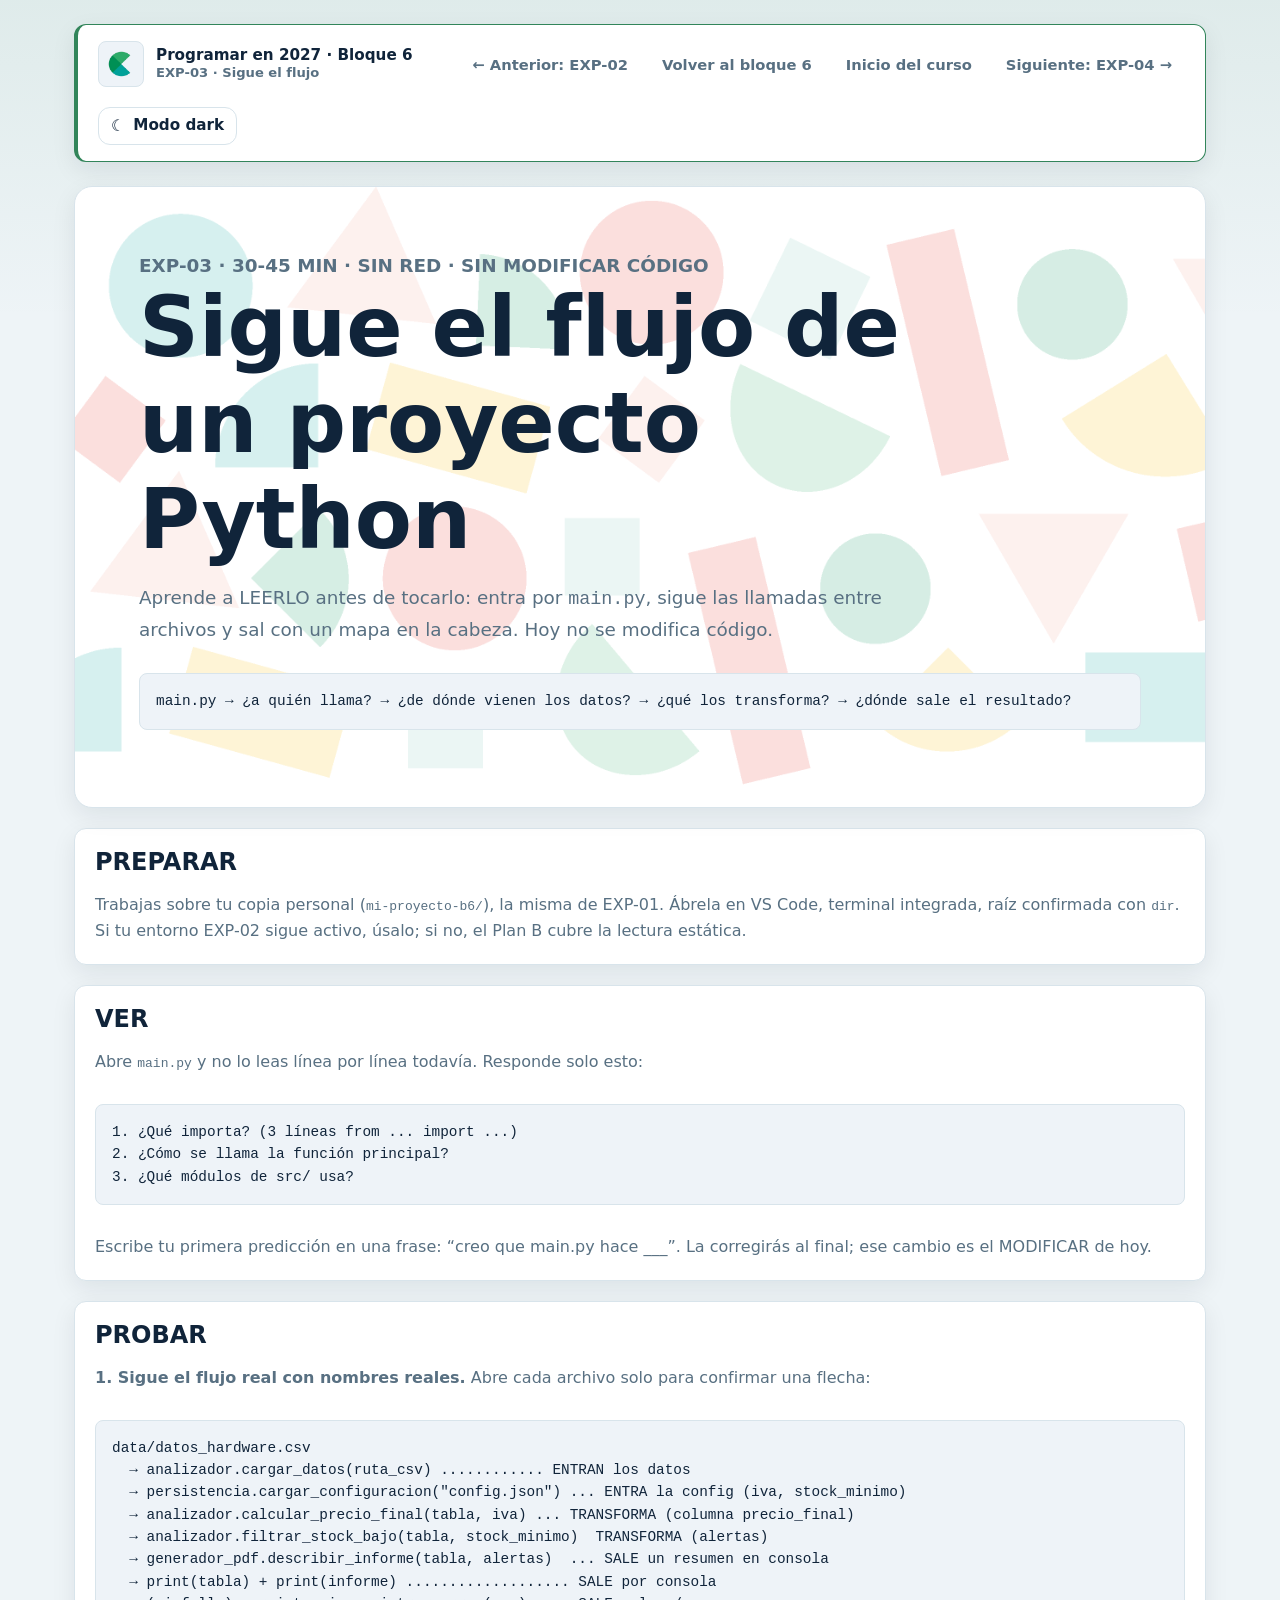
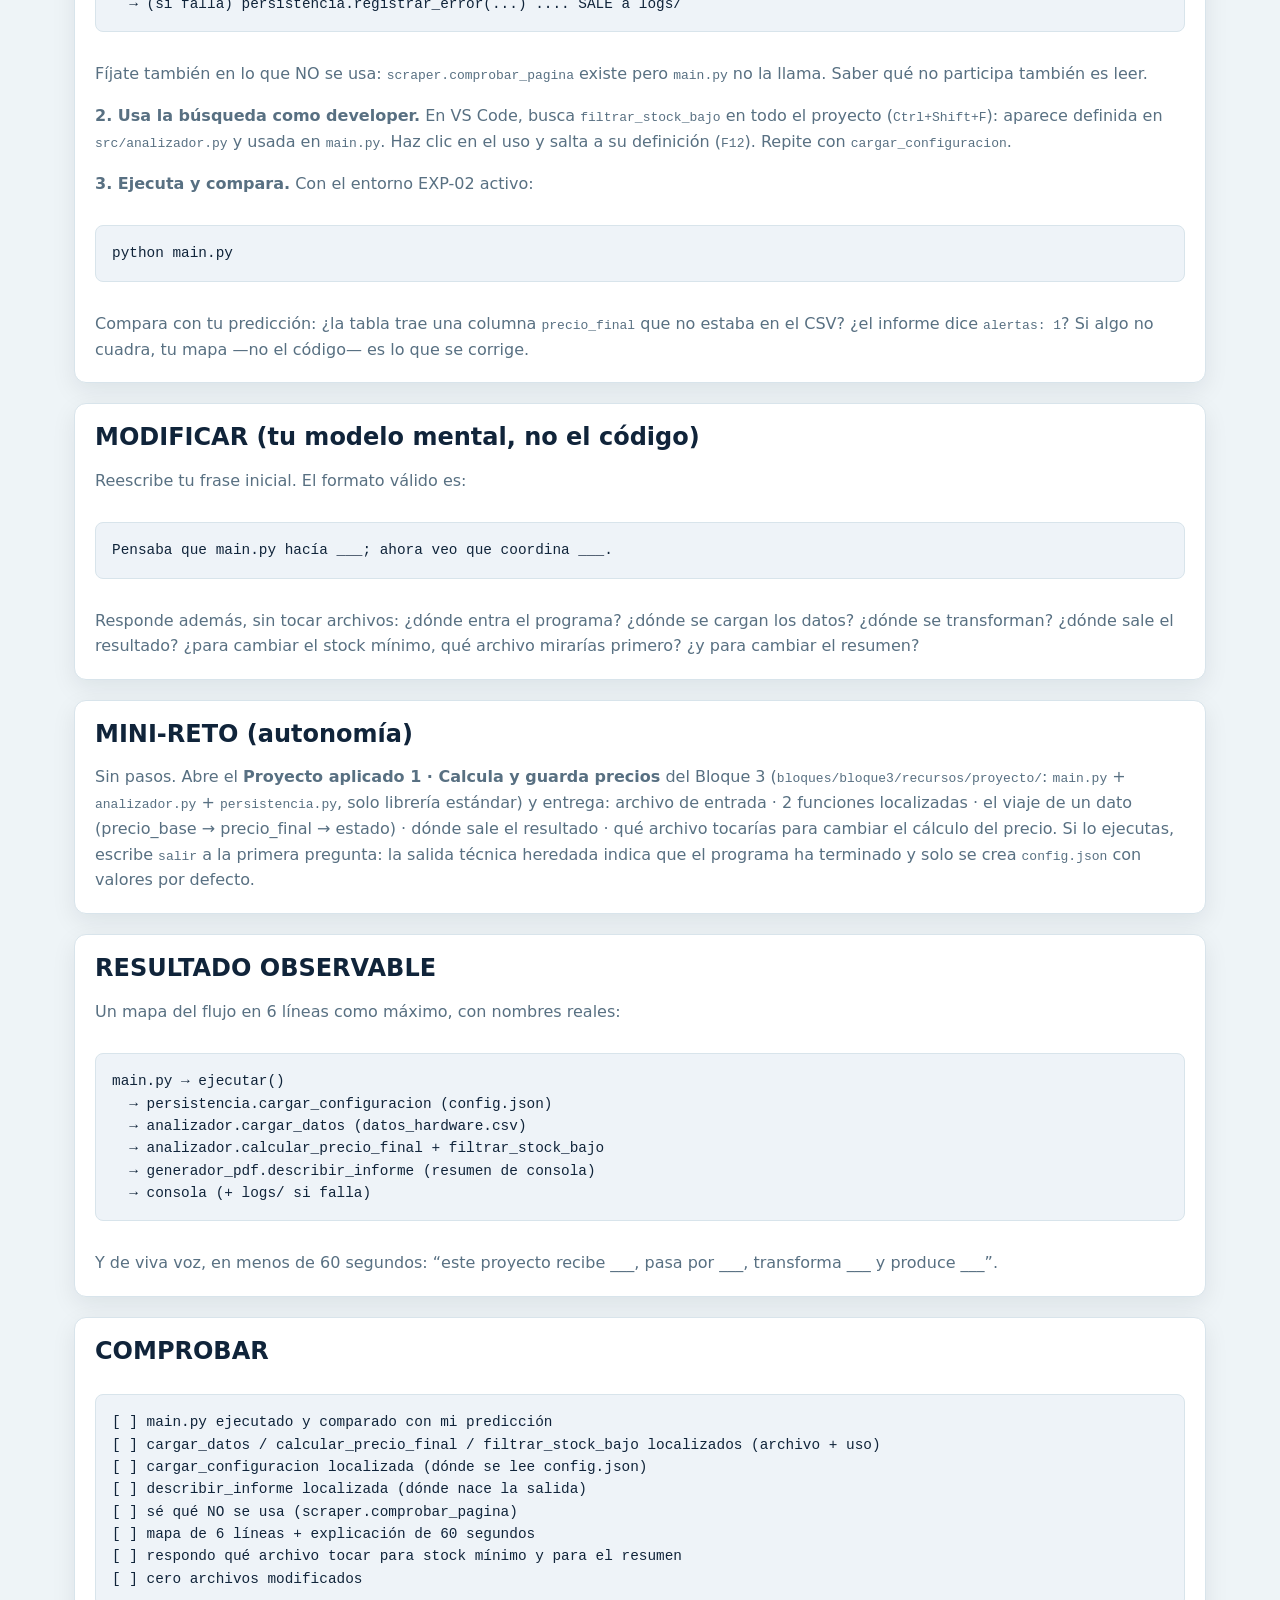
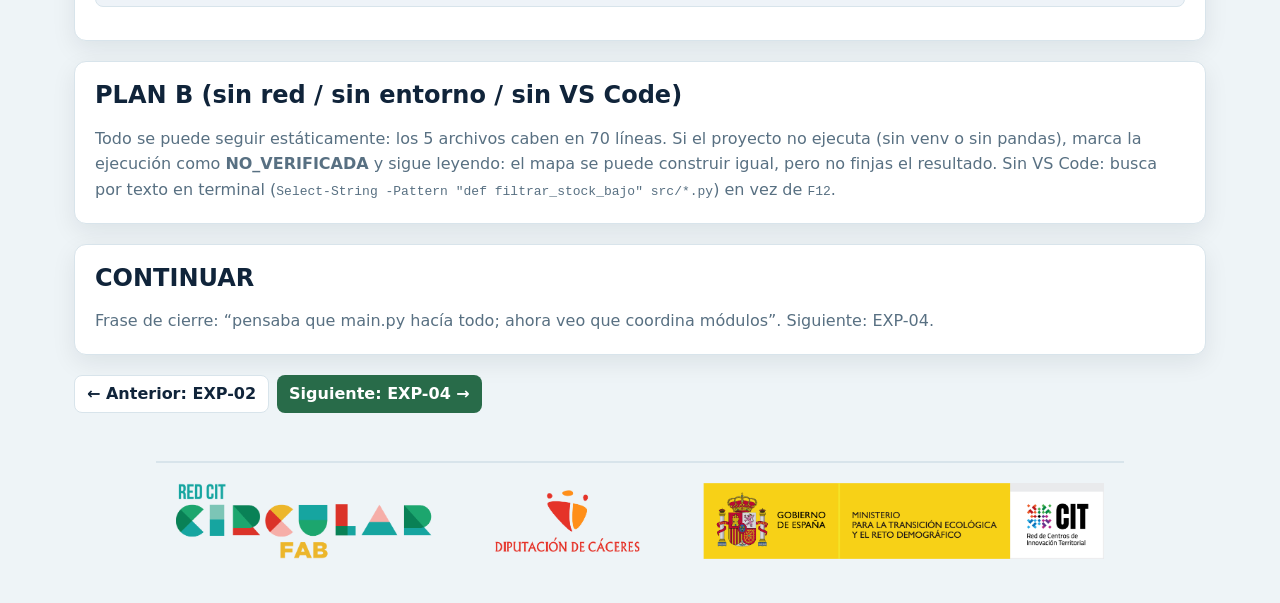
<file: bloques/bloque6/recursos/experiencias/exp-03-flujo/index.html>
<!doctype html>
<html lang="es" data-theme="light">
<head>
  <meta charset="UTF-8">
  <meta name="viewport" content="width=device-width,initial-scale=1">
  <title>EXP-03 · Sigue el flujo de un proyecto Python</title>
  <link rel="stylesheet" href="../../../../../assets/edusdk-design-system/tokens/tokens.css">
  <link rel="stylesheet" href="../../../../../assets/edusdk-design-system/tokens/semantic-tokens.css">
  <link rel="stylesheet" href="../../../../../assets/edusdk-design-system/components/components.css">
  <link rel="stylesheet" href="../../../../../lab-python-en-accion/style.css">
  <style>
    .lab-hero { overflow: hidden; position: relative; }
    .lab-hero > :not(.lab-pattern) { position: relative; }
    .lab-hero .lab-pattern { height: 100%; inset: 0; mix-blend-mode: multiply; object-fit: cover; opacity: 0.16; pointer-events: none; position: absolute; width: 100%; }
    [data-theme="dark"] .lab-hero .lab-pattern { mix-blend-mode: screen; opacity: 0.10; }
  </style>
  <script src="../../../../../assets/js/theme-toggle.js" defer></script>
</head>
<body>
  <main class="lab-shell">
    <header class="cf-topbar cf-topbar--course lab-topbar">
      <a class="lab-brand" href="../../../../../inicio.html" aria-label="Volver al curso">
        <img src="../../../../../assets/branding/logo-circular-fab.png" alt="Circular FAB">
        <span><b>Programar en 2027 · Bloque 6</b><span>EXP-03 · Sigue el flujo</span></span>
      </a>
      <nav class="cf-nav cf-nav--horizontal lab-nav" aria-label="Navegacion">
        <a class="cf-nav__link" href="../exp-02-entorno/index.html">← Anterior: EXP-02</a>
        <a class="cf-nav__link" href="../../../inicio.html">Volver al bloque 6</a>
        <a class="cf-nav__link" href="../../../../../inicio.html">Inicio del curso</a>
        <a class="cf-nav__link" href="../exp-04-depurar/index.html">Siguiente: EXP-04 →</a>
      </nav>
      <button class="cf-button cf-button--secondary theme-toggle" type="button" data-theme-toggle aria-label="Activar modo oscuro" aria-pressed="false">
        <span data-theme-icon aria-hidden="true">&#9790;</span>
        <span data-theme-label>Modo dark</span>
      </button>
    </header>

    <article class="lab-experience">
      <section class="lab-hero">
        <img class="lab-pattern" src="../../../../../assets/edusdk-design-system/fuentes/tramas/Trama_CFab.png" alt="" aria-hidden="true">
        <div class="lab-experience__header">
          <div>
            <p class="lab-kicker">EXP-03 · 30-45 min · Sin red · Sin modificar código</p>
            <h1 class="lab-experience__title">Sigue el flujo de un proyecto Python</h1>
          </div>
        </div>
        <p>Aprende a LEERLO antes de tocarlo: entra por <code>main.py</code>, sigue las llamadas entre archivos y sal con un mapa en la cabeza. Hoy no se modifica código.</p>
        <pre class="lab-code"><code>main.py → ¿a quién llama? → ¿de dónde vienen los datos? → ¿qué los transforma? → ¿dónde sale el resultado?</code></pre>
      </section>

      <section class="lab-panel">
        <h2>PREPARAR</h2>
        <p>Trabajas sobre tu copia personal (<code>mi-proyecto-b6/</code>), la misma de EXP-01. Ábrela en VS Code, terminal integrada, raíz confirmada con <code>dir</code>. Si tu entorno EXP-02 sigue activo, úsalo; si no, el Plan B cubre la lectura estática.</p>
      </section>

      <section class="lab-panel">
        <h2>VER</h2>
        <p>Abre <code>main.py</code> y no lo leas línea por línea todavía. Responde solo esto:</p>
        <pre class="lab-code"><code>1. ¿Qué importa? (3 líneas from ... import ...)
2. ¿Cómo se llama la función principal?
3. ¿Qué módulos de src/ usa?</code></pre>
        <p>Escribe tu primera predicción en una frase: “creo que main.py hace ___”. La corregirás al final; ese cambio es el MODIFICAR de hoy.</p>
      </section>

      <section class="lab-panel">
        <h2>PROBAR</h2>
        <p><strong>1. Sigue el flujo real con nombres reales.</strong> Abre cada archivo solo para confirmar una flecha:</p>
        <pre class="lab-code"><code>data/datos_hardware.csv
  → analizador.cargar_datos(ruta_csv) ............ ENTRAN los datos
  → persistencia.cargar_configuracion("config.json") ... ENTRA la config (iva, stock_minimo)
  → analizador.calcular_precio_final(tabla, iva) ... TRANSFORMA (columna precio_final)
  → analizador.filtrar_stock_bajo(tabla, stock_minimo)  TRANSFORMA (alertas)
  → generador_pdf.describir_informe(tabla, alertas)  ... SALE un resumen en consola
  → print(tabla) + print(informe) ................... SALE por consola
  → (si falla) persistencia.registrar_error(...) .... SALE a logs/</code></pre>
        <p>Fíjate también en lo que NO se usa: <code>scraper.comprobar_pagina</code> existe pero <code>main.py</code> no la llama. Saber qué no participa también es leer.</p>
        <p><strong>2. Usa la búsqueda como developer.</strong> En VS Code, busca <code>filtrar_stock_bajo</code> en todo el proyecto (<code>Ctrl+Shift+F</code>): aparece definida en <code>src/analizador.py</code> y usada en <code>main.py</code>. Haz clic en el uso y salta a su definición (<code>F12</code>). Repite con <code>cargar_configuracion</code>.</p>
        <p><strong>3. Ejecuta y compara.</strong> Con el entorno EXP-02 activo:</p>
        <pre class="lab-code"><code>python main.py</code></pre>
        <p>Compara con tu predicción: ¿la tabla trae una columna <code>precio_final</code> que no estaba en el CSV? ¿el informe dice <code>alertas: 1</code>? Si algo no cuadra, tu mapa —no el código— es lo que se corrige.</p>
      </section>

      <section class="lab-panel">
        <h2>MODIFICAR (tu modelo mental, no el código)</h2>
        <p>Reescribe tu frase inicial. El formato válido es:</p>
        <pre class="lab-code"><code>Pensaba que main.py hacía ___; ahora veo que coordina ___.</code></pre>
        <p>Responde además, sin tocar archivos: ¿dónde entra el programa? ¿dónde se cargan los datos? ¿dónde se transforman? ¿dónde sale el resultado? ¿para cambiar el stock mínimo, qué archivo mirarías primero? ¿y para cambiar el resumen?</p>
      </section>

      <section class="lab-panel">
        <h2>MINI-RETO (autonomía)</h2>
        <p>Sin pasos. Abre el <strong>Proyecto aplicado 1 · Calcula y guarda precios</strong> del Bloque 3 (<code>bloques/bloque3/recursos/proyecto/</code>: <code>main.py</code> + <code>analizador.py</code> + <code>persistencia.py</code>, solo librería estándar) y entrega: archivo de entrada · 2 funciones localizadas · el viaje de un dato (precio_base → precio_final → estado) · dónde sale el resultado · qué archivo tocarías para cambiar el cálculo del precio. Si lo ejecutas, escribe <code>salir</code> a la primera pregunta: la salida técnica heredada indica que el programa ha terminado y solo se crea <code>config.json</code> con valores por defecto.</p>
      </section>

      <section class="lab-panel">
        <h2>RESULTADO OBSERVABLE</h2>
        <p>Un mapa del flujo en 6 líneas como máximo, con nombres reales:</p>
        <pre class="lab-code"><code>main.py → ejecutar()
  → persistencia.cargar_configuracion (config.json)
  → analizador.cargar_datos (datos_hardware.csv)
  → analizador.calcular_precio_final + filtrar_stock_bajo
  → generador_pdf.describir_informe (resumen de consola)
  → consola (+ logs/ si falla)</code></pre>
        <p>Y de viva voz, en menos de 60 segundos: “este proyecto recibe ___, pasa por ___, transforma ___ y produce ___”.</p>
      </section>

      <section class="lab-panel">
        <h2>COMPROBAR</h2>
        <pre class="lab-code"><code>[ ] main.py ejecutado y comparado con mi predicción
[ ] cargar_datos / calcular_precio_final / filtrar_stock_bajo localizados (archivo + uso)
[ ] cargar_configuracion localizada (dónde se lee config.json)
[ ] describir_informe localizada (dónde nace la salida)
[ ] sé qué NO se usa (scraper.comprobar_pagina)
[ ] mapa de 6 líneas + explicación de 60 segundos
[ ] respondo qué archivo tocar para stock mínimo y para el resumen
[ ] cero archivos modificados</code></pre>
      </section>

      <section class="lab-panel">
        <h2>PLAN B (sin red / sin entorno / sin VS Code)</h2>
        <p>Todo se puede seguir estáticamente: los 5 archivos caben en 70 líneas. Si el proyecto no ejecuta (sin venv o sin pandas), marca la ejecución como <strong>NO_VERIFICADA</strong> y sigue leyendo: el mapa se puede construir igual, pero no finjas el resultado. Sin VS Code: busca por texto en terminal (<code>Select-String -Pattern "def filtrar_stock_bajo" src/*.py</code>) en vez de <code>F12</code>.</p>
      </section>

      <section class="lab-panel">
        <h2>CONTINUAR</h2>
        <p>Frase de cierre: “pensaba que main.py hacía todo; ahora veo que coordina módulos”. Siguiente: EXP-04.</p>
      </section>

      <nav class="lab-pager" aria-label="Anterior y siguiente">
        <a class="lab-action lab-action--secondary" href="../exp-02-entorno/index.html">← Anterior: EXP-02</a>
        <a class="lab-action lab-action--primary" href="../exp-04-depurar/index.html">Siguiente: EXP-04 →</a>
      </nav>
    </article>
  <footer class="corp-band" aria-label="Logos institucionales">
    <img class="corp-band__logo corp-logo--light" src="../../../../../assets/edusdk-design-system/fuentes/logos/Logos_CFAB_2026_con-Ministerio.png" alt="Logos institucionales: Red CIT Circular FAB, Diputación de Cáceres, Gobierno de España Ministerio y CIT" loading="lazy">
    <img class="corp-band__logo corp-logo--dark" src="../../../../../assets/edusdk-design-system/fuentes/logos/Logos_CFAB_2026_con-Ministerio_blanco.png" alt="Logos institucionales: Red CIT Circular FAB, Diputación de Cáceres, Gobierno de España Ministerio y CIT" loading="lazy">
  </footer>
  </main>
</body>
</html>
</file>
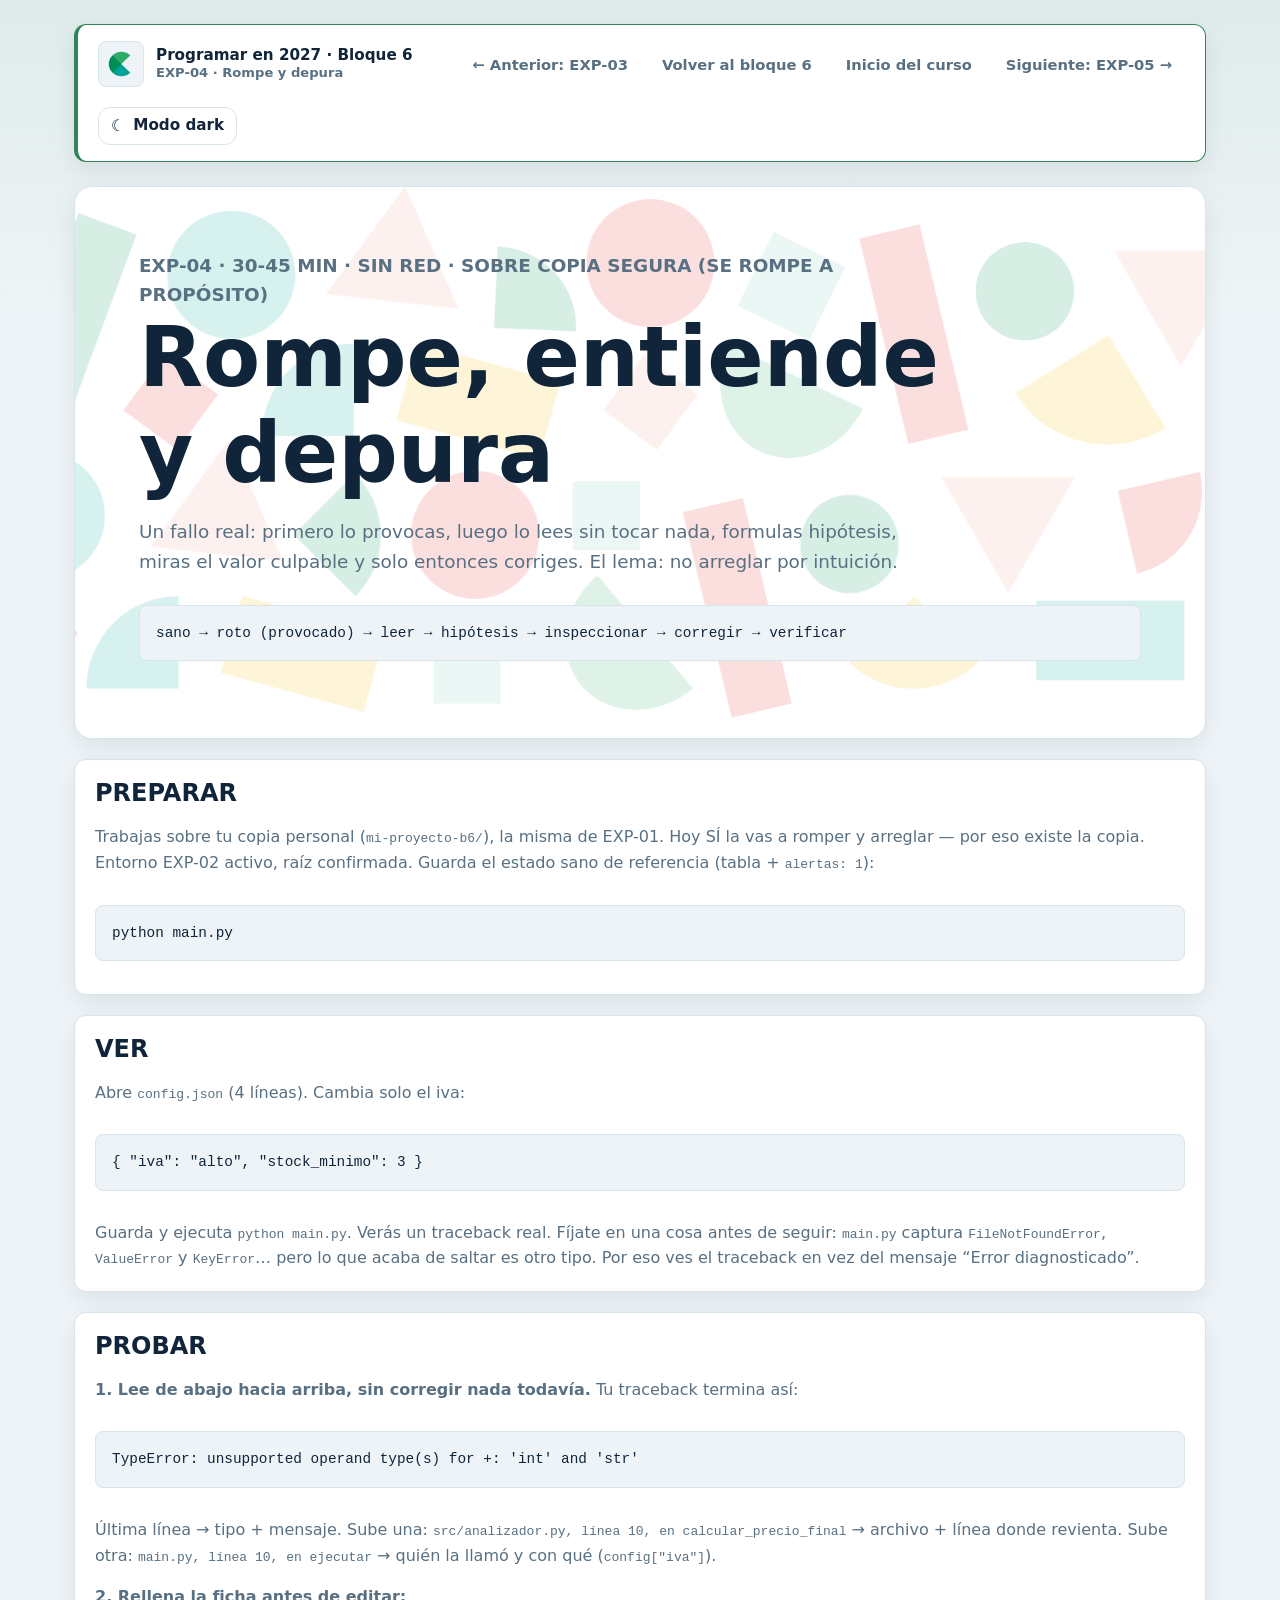
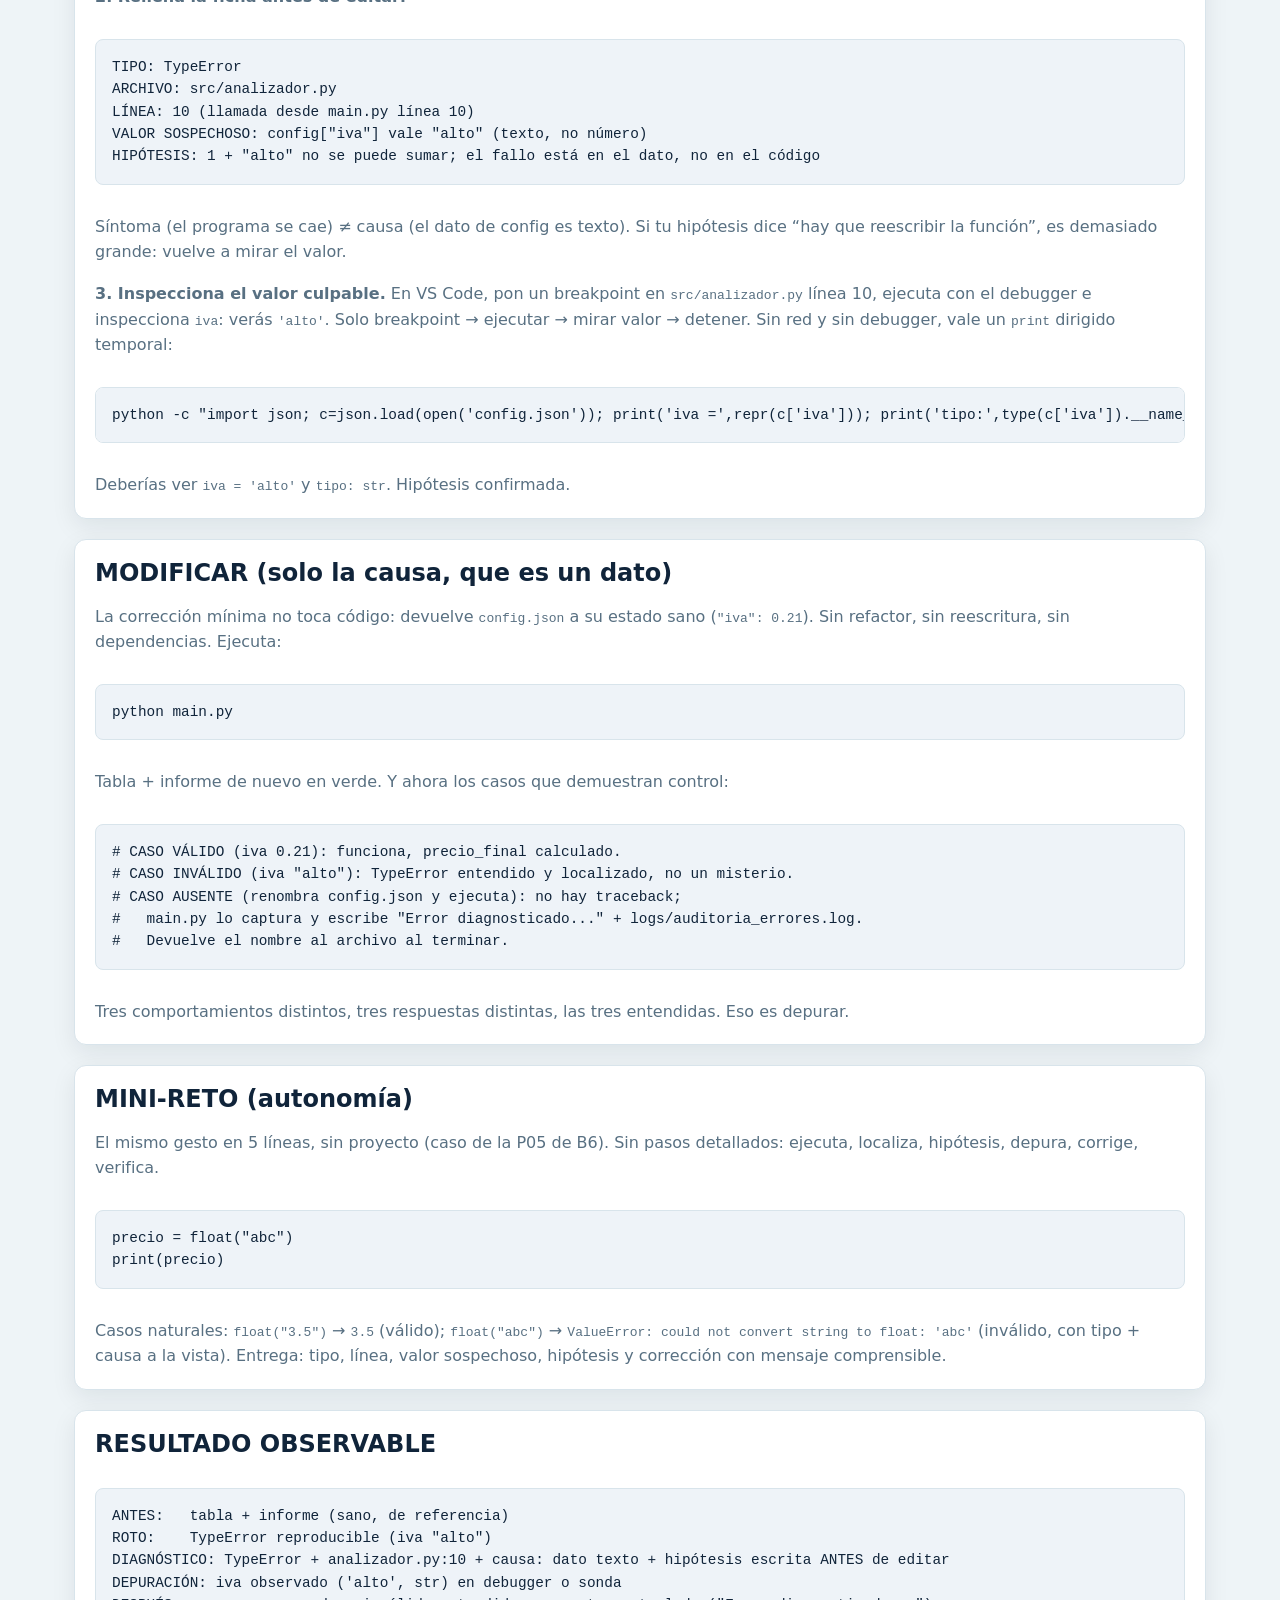
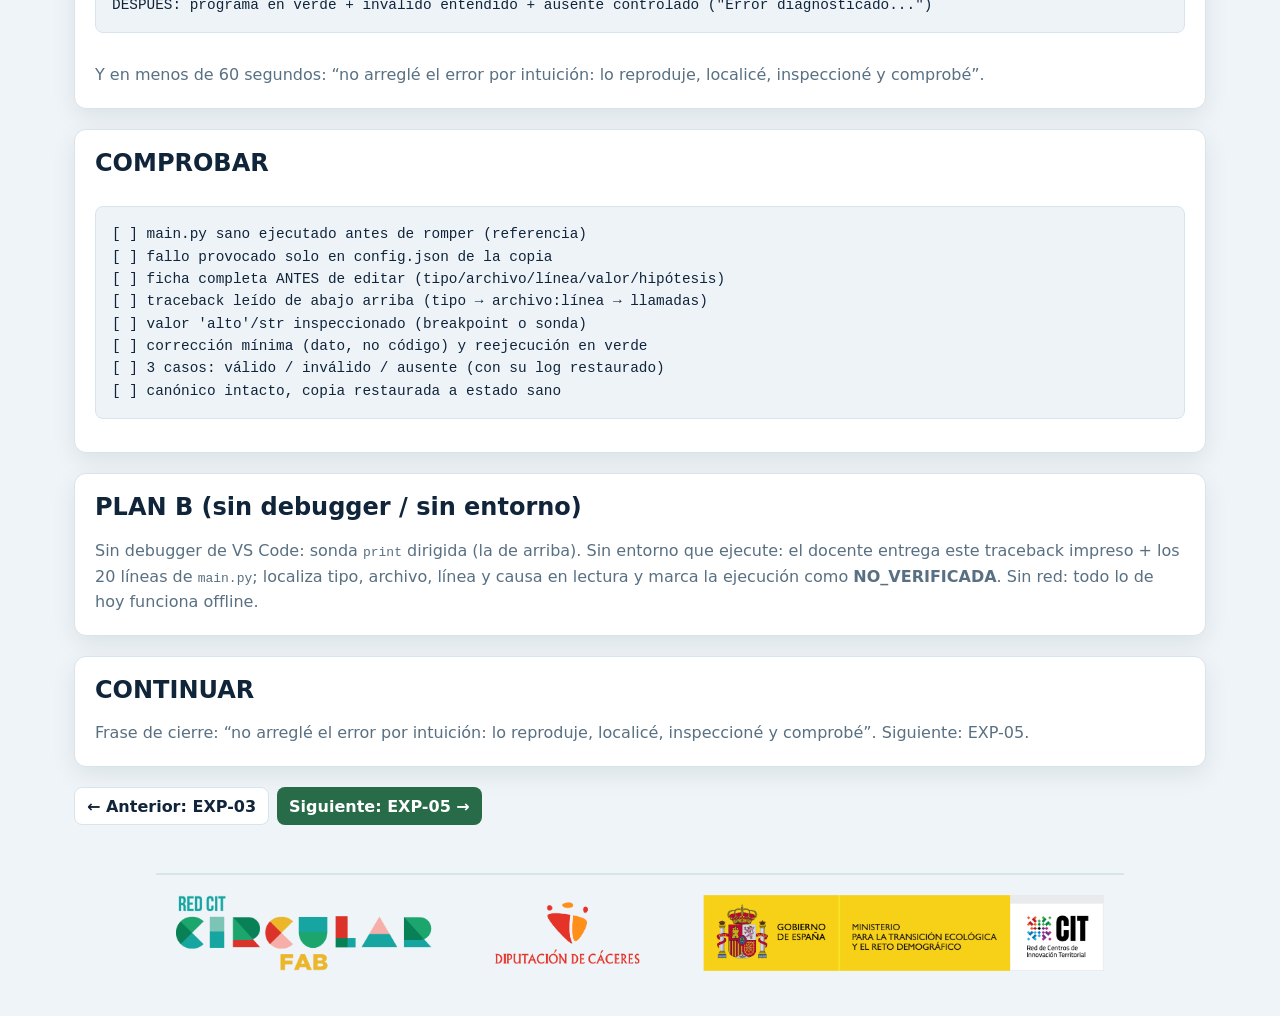
<file: bloques/bloque6/recursos/experiencias/exp-04-depurar/index.html>
<!doctype html>
<html lang="es" data-theme="light">
<head>
  <meta charset="UTF-8">
  <meta name="viewport" content="width=device-width,initial-scale=1">
  <title>EXP-04 · Rompe, entiende y depura</title>
  <link rel="stylesheet" href="../../../../../assets/edusdk-design-system/tokens/tokens.css">
  <link rel="stylesheet" href="../../../../../assets/edusdk-design-system/tokens/semantic-tokens.css">
  <link rel="stylesheet" href="../../../../../assets/edusdk-design-system/components/components.css">
  <link rel="stylesheet" href="../../../../../lab-python-en-accion/style.css">
  <style>
    .lab-hero { overflow: hidden; position: relative; }
    .lab-hero > :not(.lab-pattern) { position: relative; }
    .lab-hero .lab-pattern { height: 100%; inset: 0; mix-blend-mode: multiply; object-fit: cover; opacity: 0.16; pointer-events: none; position: absolute; width: 100%; }
    [data-theme="dark"] .lab-hero .lab-pattern { mix-blend-mode: screen; opacity: 0.10; }
  </style>
  <script src="../../../../../assets/js/theme-toggle.js" defer></script>
</head>
<body>
  <main class="lab-shell">
    <header class="cf-topbar cf-topbar--course lab-topbar">
      <a class="lab-brand" href="../../../../../inicio.html" aria-label="Volver al curso">
        <img src="../../../../../assets/branding/logo-circular-fab.png" alt="Circular FAB">
        <span><b>Programar en 2027 · Bloque 6</b><span>EXP-04 · Rompe y depura</span></span>
      </a>
      <nav class="cf-nav cf-nav--horizontal lab-nav" aria-label="Navegacion">
        <a class="cf-nav__link" href="../exp-03-flujo/index.html">← Anterior: EXP-03</a>
        <a class="cf-nav__link" href="../../../inicio.html">Volver al bloque 6</a>
        <a class="cf-nav__link" href="../../../../../inicio.html">Inicio del curso</a>
        <a class="cf-nav__link" href="../exp-05-modificar/index.html">Siguiente: EXP-05 →</a>
      </nav>
      <button class="cf-button cf-button--secondary theme-toggle" type="button" data-theme-toggle aria-label="Activar modo oscuro" aria-pressed="false">
        <span data-theme-icon aria-hidden="true">&#9790;</span>
        <span data-theme-label>Modo dark</span>
      </button>
    </header>

    <article class="lab-experience">
      <section class="lab-hero">
        <img class="lab-pattern" src="../../../../../assets/edusdk-design-system/fuentes/tramas/Trama_CFab.png" alt="" aria-hidden="true">
        <div class="lab-experience__header">
          <div>
            <p class="lab-kicker">EXP-04 · 30-45 min · Sin red · Sobre copia segura (se rompe a propósito)</p>
            <h1 class="lab-experience__title">Rompe, entiende y depura</h1>
          </div>
        </div>
        <p>Un fallo real: primero lo provocas, luego lo lees sin tocar nada, formulas hipótesis, miras el valor culpable y solo entonces corriges. El lema: no arreglar por intuición.</p>
        <pre class="lab-code"><code>sano → roto (provocado) → leer → hipótesis → inspeccionar → corregir → verificar</code></pre>
      </section>

      <section class="lab-panel">
        <h2>PREPARAR</h2>
        <p>Trabajas sobre tu copia personal (<code>mi-proyecto-b6/</code>), la misma de EXP-01. Hoy SÍ la vas a romper y arreglar — por eso existe la copia. Entorno EXP-02 activo, raíz confirmada. Guarda el estado sano de referencia (tabla + <code>alertas: 1</code>):</p>
        <pre class="lab-code"><code>python main.py</code></pre>
      </section>

      <section class="lab-panel">
        <h2>VER</h2>
        <p>Abre <code>config.json</code> (4 líneas). Cambia solo el iva:</p>
        <pre class="lab-code"><code>{ "iva": "alto", "stock_minimo": 3 }</code></pre>
        <p>Guarda y ejecuta <code>python main.py</code>. Verás un traceback real. Fíjate en una cosa antes de seguir: <code>main.py</code> captura <code>FileNotFoundError</code>, <code>ValueError</code> y <code>KeyError</code>… pero lo que acaba de saltar es otro tipo. Por eso ves el traceback en vez del mensaje “Error diagnosticado”.</p>
      </section>

      <section class="lab-panel">
        <h2>PROBAR</h2>
        <p><strong>1. Lee de abajo hacia arriba, sin corregir nada todavía.</strong> Tu traceback termina así:</p>
        <pre class="lab-code"><code>TypeError: unsupported operand type(s) for +: 'int' and 'str'</code></pre>
        <p>Última línea → tipo + mensaje. Sube una: <code>src/analizador.py, línea 10, en calcular_precio_final</code> → archivo + línea donde revienta. Sube otra: <code>main.py, línea 10, en ejecutar</code> → quién la llamó y con qué (<code>config["iva"]</code>).</p>
        <p><strong>2. Rellena la ficha antes de editar:</strong></p>
        <pre class="lab-code"><code>TIPO: TypeError
ARCHIVO: src/analizador.py
LÍNEA: 10 (llamada desde main.py línea 10)
VALOR SOSPECHOSO: config["iva"] vale "alto" (texto, no número)
HIPÓTESIS: 1 + "alto" no se puede sumar; el fallo está en el dato, no en el código</code></pre>
        <p>Síntoma (el programa se cae) ≠ causa (el dato de config es texto). Si tu hipótesis dice “hay que reescribir la función”, es demasiado grande: vuelve a mirar el valor.</p>
        <p><strong>3. Inspecciona el valor culpable.</strong> En VS Code, pon un breakpoint en <code>src/analizador.py</code> línea 10, ejecuta con el debugger e inspecciona <code>iva</code>: verás <code>'alto'</code>. Solo breakpoint → ejecutar → mirar valor → detener. Sin red y sin debugger, vale un <code>print</code> dirigido temporal:</p>
        <pre class="lab-code"><code>python -c "import json; c=json.load(open('config.json')); print('iva =',repr(c['iva'])); print('tipo:',type(c['iva']).__name__)"</code></pre>
        <p>Deberías ver <code>iva = 'alto'</code> y <code>tipo: str</code>. Hipótesis confirmada.</p>
      </section>

      <section class="lab-panel">
        <h2>MODIFICAR (solo la causa, que es un dato)</h2>
        <p>La corrección mínima no toca código: devuelve <code>config.json</code> a su estado sano (<code>"iva": 0.21</code>). Sin refactor, sin reescritura, sin dependencias. Ejecuta:</p>
        <pre class="lab-code"><code>python main.py</code></pre>
        <p>Tabla + informe de nuevo en verde. Y ahora los casos que demuestran control:</p>
        <pre class="lab-code"><code># CASO VÁLIDO (iva 0.21): funciona, precio_final calculado.
# CASO INVÁLIDO (iva "alto"): TypeError entendido y localizado, no un misterio.
# CASO AUSENTE (renombra config.json y ejecuta): no hay traceback;
#   main.py lo captura y escribe "Error diagnosticado..." + logs/auditoria_errores.log.
#   Devuelve el nombre al archivo al terminar.</code></pre>
        <p>Tres comportamientos distintos, tres respuestas distintas, las tres entendidas. Eso es depurar.</p>
      </section>

      <section class="lab-panel">
        <h2>MINI-RETO (autonomía)</h2>
        <p>El mismo gesto en 5 líneas, sin proyecto (caso de la P05 de B6). Sin pasos detallados: ejecuta, localiza, hipótesis, depura, corrige, verifica.</p>
        <pre class="lab-code"><code>precio = float("abc")
print(precio)</code></pre>
        <p>Casos naturales: <code>float("3.5")</code> → <code>3.5</code> (válido); <code>float("abc")</code> → <code>ValueError: could not convert string to float: 'abc'</code> (inválido, con tipo + causa a la vista). Entrega: tipo, línea, valor sospechoso, hipótesis y corrección con mensaje comprensible.</p>
      </section>

      <section class="lab-panel">
        <h2>RESULTADO OBSERVABLE</h2>
        <pre class="lab-code"><code>ANTES:   tabla + informe (sano, de referencia)
ROTO:    TypeError reproducible (iva "alto")
DIAGNÓSTICO: TypeError + analizador.py:10 + causa: dato texto + hipótesis escrita ANTES de editar
DEPURACIÓN: iva observado ('alto', str) en debugger o sonda
DESPUÉS: programa en verde + inválido entendido + ausente controlado ("Error diagnosticado...")</code></pre>
        <p>Y en menos de 60 segundos: “no arreglé el error por intuición: lo reproduje, localicé, inspeccioné y comprobé”.</p>
      </section>

      <section class="lab-panel">
        <h2>COMPROBAR</h2>
        <pre class="lab-code"><code>[ ] main.py sano ejecutado antes de romper (referencia)
[ ] fallo provocado solo en config.json de la copia
[ ] ficha completa ANTES de editar (tipo/archivo/línea/valor/hipótesis)
[ ] traceback leído de abajo arriba (tipo → archivo:línea → llamadas)
[ ] valor 'alto'/str inspeccionado (breakpoint o sonda)
[ ] corrección mínima (dato, no código) y reejecución en verde
[ ] 3 casos: válido / inválido / ausente (con su log restaurado)
[ ] canónico intacto, copia restaurada a estado sano</code></pre>
      </section>

      <section class="lab-panel">
        <h2>PLAN B (sin debugger / sin entorno)</h2>
        <p>Sin debugger de VS Code: sonda <code>print</code> dirigida (la de arriba). Sin entorno que ejecute: el docente entrega este traceback impreso + los 20 líneas de <code>main.py</code>; localiza tipo, archivo, línea y causa en lectura y marca la ejecución como <strong>NO_VERIFICADA</strong>. Sin red: todo lo de hoy funciona offline.</p>
      </section>

      <section class="lab-panel">
        <h2>CONTINUAR</h2>
        <p>Frase de cierre: “no arreglé el error por intuición: lo reproduje, localicé, inspeccioné y comprobé”. Siguiente: EXP-05.</p>
      </section>

      <nav class="lab-pager" aria-label="Anterior y siguiente">
        <a class="lab-action lab-action--secondary" href="../exp-03-flujo/index.html">← Anterior: EXP-03</a>
        <a class="lab-action lab-action--primary" href="../exp-05-modificar/index.html">Siguiente: EXP-05 →</a>
      </nav>
    </article>
  <footer class="corp-band" aria-label="Logos institucionales">
    <img class="corp-band__logo corp-logo--light" src="../../../../../assets/edusdk-design-system/fuentes/logos/Logos_CFAB_2026_con-Ministerio.png" alt="Logos institucionales: Red CIT Circular FAB, Diputación de Cáceres, Gobierno de España Ministerio y CIT" loading="lazy">
    <img class="corp-band__logo corp-logo--dark" src="../../../../../assets/edusdk-design-system/fuentes/logos/Logos_CFAB_2026_con-Ministerio_blanco.png" alt="Logos institucionales: Red CIT Circular FAB, Diputación de Cáceres, Gobierno de España Ministerio y CIT" loading="lazy">
  </footer>
  </main>
</body>
</html>
</file>
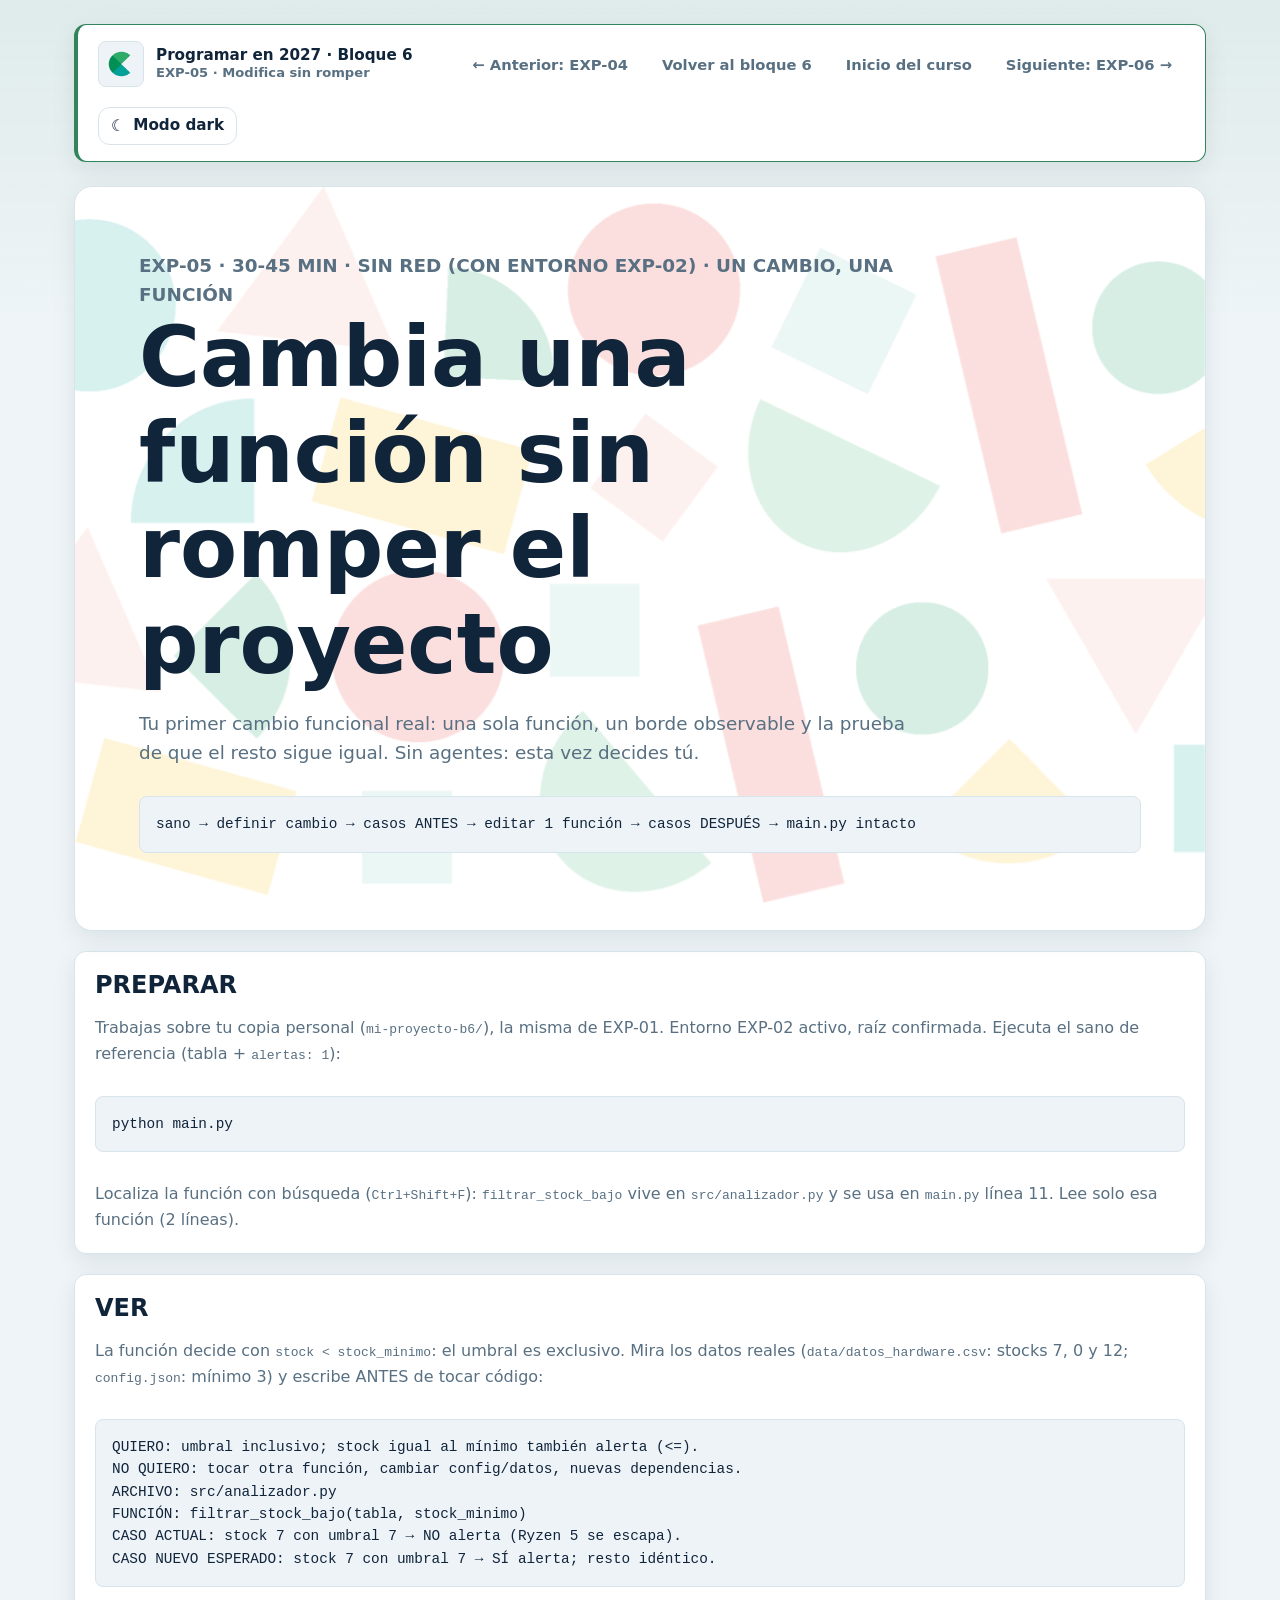
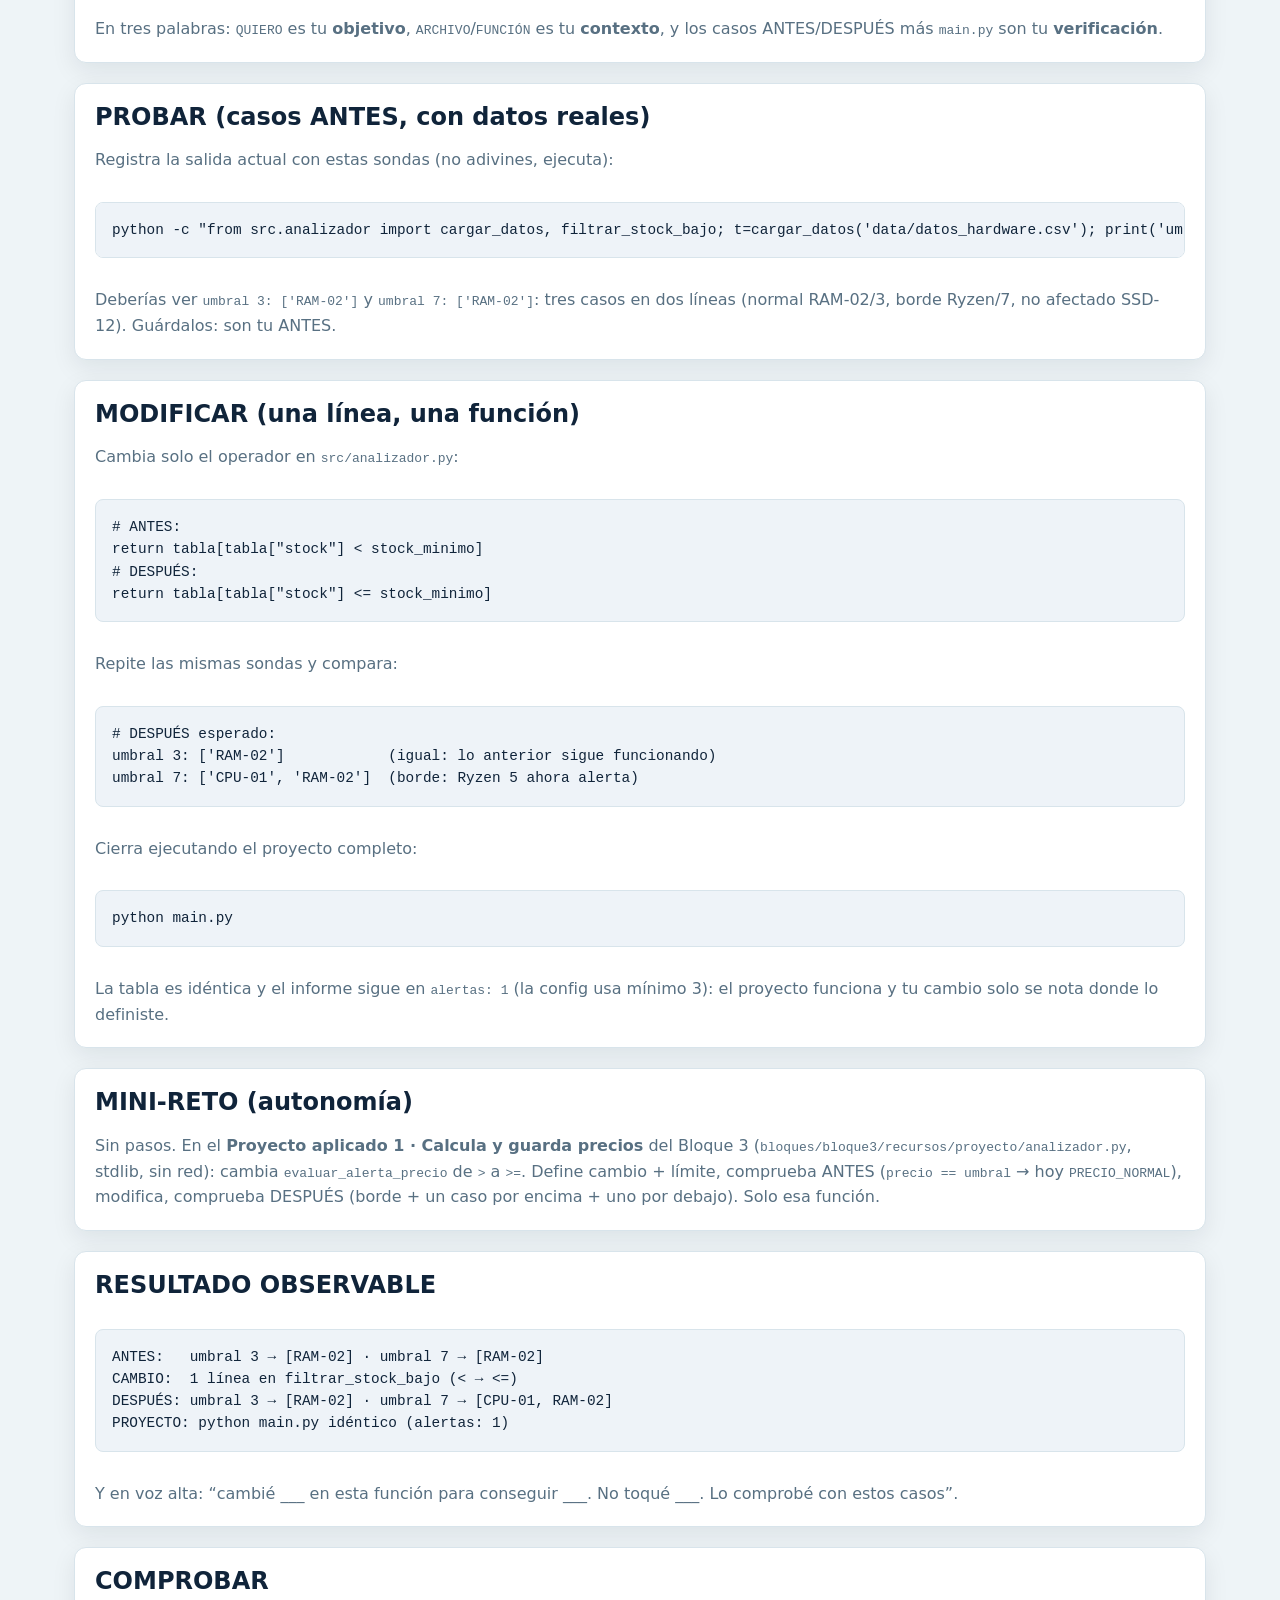
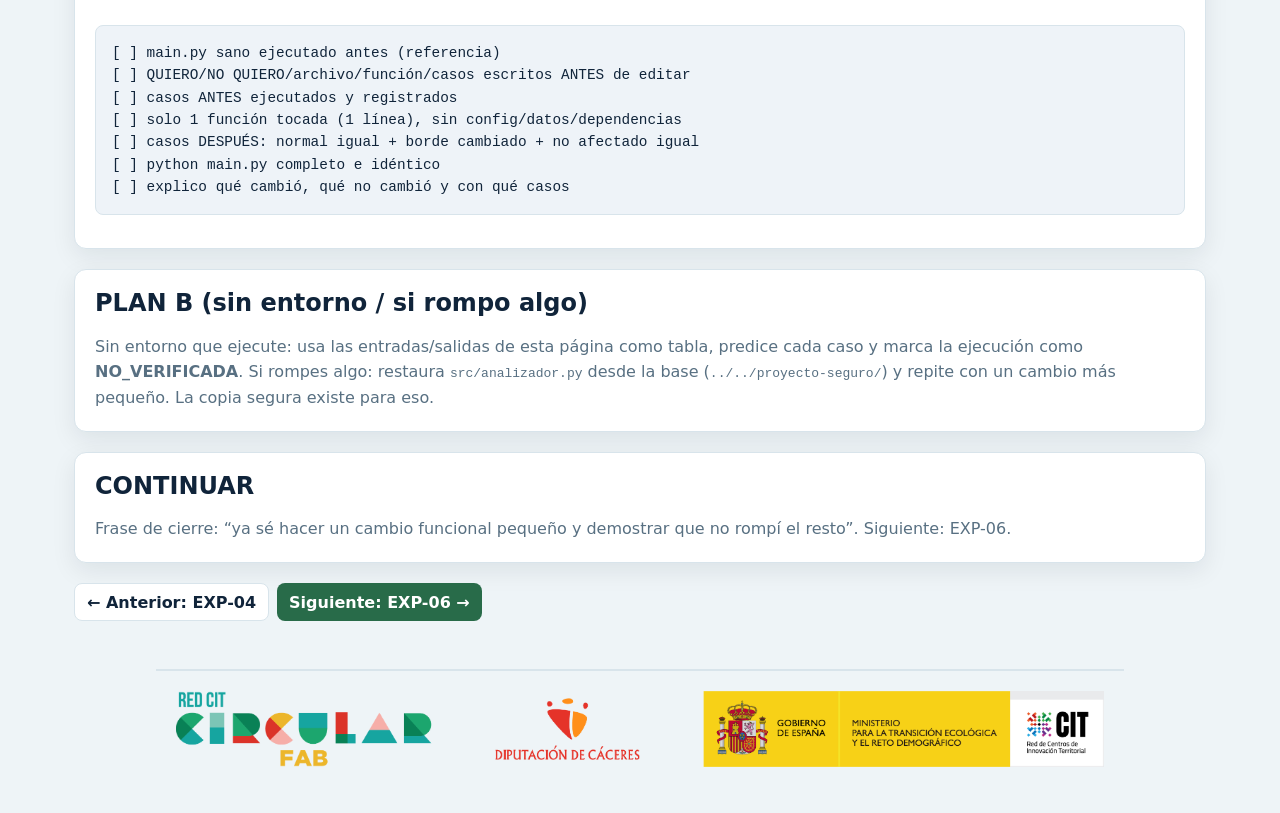
<file: bloques/bloque6/recursos/experiencias/exp-05-modificar/index.html>
<!doctype html>
<html lang="es" data-theme="light">
<head>
  <meta charset="UTF-8">
  <meta name="viewport" content="width=device-width,initial-scale=1">
  <title>EXP-05 · Cambia una función sin romper el proyecto</title>
  <link rel="stylesheet" href="../../../../../assets/edusdk-design-system/tokens/tokens.css">
  <link rel="stylesheet" href="../../../../../assets/edusdk-design-system/tokens/semantic-tokens.css">
  <link rel="stylesheet" href="../../../../../assets/edusdk-design-system/components/components.css">
  <link rel="stylesheet" href="../../../../../lab-python-en-accion/style.css">
  <style>
    .lab-hero { overflow: hidden; position: relative; }
    .lab-hero > :not(.lab-pattern) { position: relative; }
    .lab-hero .lab-pattern { height: 100%; inset: 0; mix-blend-mode: multiply; object-fit: cover; opacity: 0.16; pointer-events: none; position: absolute; width: 100%; }
    [data-theme="dark"] .lab-hero .lab-pattern { mix-blend-mode: screen; opacity: 0.10; }
    .lab-panel, .lab-code { min-width: 0; max-width: 100%; box-sizing: border-box; }
  </style>
  <script src="../../../../../assets/js/theme-toggle.js" defer></script>
</head>
<body>
  <main class="lab-shell">
    <header class="cf-topbar cf-topbar--course lab-topbar">
      <a class="lab-brand" href="../../../../../inicio.html" aria-label="Volver al curso">
        <img src="../../../../../assets/branding/logo-circular-fab.png" alt="Circular FAB">
        <span><b>Programar en 2027 · Bloque 6</b><span>EXP-05 · Modifica sin romper</span></span>
      </a>
      <nav class="cf-nav cf-nav--horizontal lab-nav" aria-label="Navegacion">
        <a class="cf-nav__link" href="../exp-04-depurar/index.html">← Anterior: EXP-04</a>
        <a class="cf-nav__link" href="../../../inicio.html">Volver al bloque 6</a>
        <a class="cf-nav__link" href="../../../../../inicio.html">Inicio del curso</a>
        <a class="cf-nav__link" href="../exp-06-git/index.html">Siguiente: EXP-06 →</a>
      </nav>
      <button class="cf-button cf-button--secondary theme-toggle" type="button" data-theme-toggle aria-label="Activar modo oscuro" aria-pressed="false">
        <span data-theme-icon aria-hidden="true">&#9790;</span>
        <span data-theme-label>Modo dark</span>
      </button>
    </header>

    <article class="lab-experience">
      <section class="lab-hero">
        <img class="lab-pattern" src="../../../../../assets/edusdk-design-system/fuentes/tramas/Trama_CFab.png" alt="" aria-hidden="true">
        <div class="lab-experience__header">
          <div>
            <p class="lab-kicker">EXP-05 · 30-45 min · Sin red (con entorno EXP-02) · Un cambio, una función</p>
            <h1 class="lab-experience__title">Cambia una función sin romper el proyecto</h1>
          </div>
        </div>
        <p>Tu primer cambio funcional real: una sola función, un borde observable y la prueba de que el resto sigue igual. Sin agentes: esta vez decides tú.</p>
        <pre class="lab-code"><code>sano → definir cambio → casos ANTES → editar 1 función → casos DESPUÉS → main.py intacto</code></pre>
      </section>

      <section class="lab-panel">
        <h2>PREPARAR</h2>
        <p>Trabajas sobre tu copia personal (<code>mi-proyecto-b6/</code>), la misma de EXP-01. Entorno EXP-02 activo, raíz confirmada. Ejecuta el sano de referencia (tabla + <code>alertas: 1</code>):</p>
        <pre class="lab-code"><code>python main.py</code></pre>
        <p>Localiza la función con búsqueda (<code>Ctrl+Shift+F</code>): <code>filtrar_stock_bajo</code> vive en <code>src/analizador.py</code> y se usa en <code>main.py</code> línea 11. Lee solo esa función (2 líneas).</p>
      </section>

      <section class="lab-panel">
        <h2>VER</h2>
        <p>La función decide con <code>stock &lt; stock_minimo</code>: el umbral es exclusivo. Mira los datos reales (<code>data/datos_hardware.csv</code>: stocks 7, 0 y 12; <code>config.json</code>: mínimo 3) y escribe ANTES de tocar código:</p>
        <pre class="lab-code"><code>QUIERO: umbral inclusivo; stock igual al mínimo también alerta (<=).
NO QUIERO: tocar otra función, cambiar config/datos, nuevas dependencias.
ARCHIVO: src/analizador.py
FUNCIÓN: filtrar_stock_bajo(tabla, stock_minimo)
CASO ACTUAL: stock 7 con umbral 7 → NO alerta (Ryzen 5 se escapa).
CASO NUEVO ESPERADO: stock 7 con umbral 7 → SÍ alerta; resto idéntico.</code></pre>
        <p>En tres palabras: <code>QUIERO</code> es tu <strong>objetivo</strong>, <code>ARCHIVO</code>/<code>FUNCIÓN</code> es tu <strong>contexto</strong>, y los casos ANTES/DESPUÉS más <code>main.py</code> son tu <strong>verificación</strong>.</p>
      </section>

      <section class="lab-panel">
        <h2>PROBAR (casos ANTES, con datos reales)</h2>
        <p>Registra la salida actual con estas sondas (no adivines, ejecuta):</p>
        <pre class="lab-code"><code>python -c "from src.analizador import cargar_datos, filtrar_stock_bajo; t=cargar_datos('data/datos_hardware.csv'); print('umbral 3:',sorted(filtrar_stock_bajo(t,3)['id'])); print('umbral 7:',sorted(filtrar_stock_bajo(t,7)['id']))"</code></pre>
        <p>Deberías ver <code>umbral 3: ['RAM-02']</code> y <code>umbral 7: ['RAM-02']</code>: tres casos en dos líneas (normal RAM-02/3, borde Ryzen/7, no afectado SSD-12). Guárdalos: son tu ANTES.</p>
      </section>

      <section class="lab-panel">
        <h2>MODIFICAR (una línea, una función)</h2>
        <p>Cambia solo el operador en <code>src/analizador.py</code>:</p>
        <pre class="lab-code"><code># ANTES:
return tabla[tabla["stock"] < stock_minimo]
# DESPUÉS:
return tabla[tabla["stock"] <= stock_minimo]</code></pre>
        <p>Repite las mismas sondas y compara:</p>
        <pre class="lab-code"><code># DESPUÉS esperado:
umbral 3: ['RAM-02']            (igual: lo anterior sigue funcionando)
umbral 7: ['CPU-01', 'RAM-02']  (borde: Ryzen 5 ahora alerta)</code></pre>
        <p>Cierra ejecutando el proyecto completo:</p>
        <pre class="lab-code"><code>python main.py</code></pre>
        <p>La tabla es idéntica y el informe sigue en <code>alertas: 1</code> (la config usa mínimo 3): el proyecto funciona y tu cambio solo se nota donde lo definiste.</p>
      </section>

      <section class="lab-panel">
        <h2>MINI-RETO (autonomía)</h2>
        <p>Sin pasos. En el <strong>Proyecto aplicado 1 · Calcula y guarda precios</strong> del Bloque 3 (<code>bloques/bloque3/recursos/proyecto/analizador.py</code>, stdlib, sin red): cambia <code>evaluar_alerta_precio</code> de <code>&gt;</code> a <code>&gt;=</code>. Define cambio + límite, comprueba ANTES (<code>precio == umbral</code> → hoy <code>PRECIO_NORMAL</code>), modifica, comprueba DESPUÉS (borde + un caso por encima + uno por debajo). Solo esa función.</p>
      </section>

      <section class="lab-panel">
        <h2>RESULTADO OBSERVABLE</h2>
        <pre class="lab-code"><code>ANTES:   umbral 3 → [RAM-02] · umbral 7 → [RAM-02]
CAMBIO:  1 línea en filtrar_stock_bajo (< → <=)
DESPUÉS: umbral 3 → [RAM-02] · umbral 7 → [CPU-01, RAM-02]
PROYECTO: python main.py idéntico (alertas: 1)</code></pre>
        <p>Y en voz alta: “cambié ___ en esta función para conseguir ___. No toqué ___. Lo comprobé con estos casos”.</p>
      </section>

      <section class="lab-panel">
        <h2>COMPROBAR</h2>
        <pre class="lab-code"><code>[ ] main.py sano ejecutado antes (referencia)
[ ] QUIERO/NO QUIERO/archivo/función/casos escritos ANTES de editar
[ ] casos ANTES ejecutados y registrados
[ ] solo 1 función tocada (1 línea), sin config/datos/dependencias
[ ] casos DESPUÉS: normal igual + borde cambiado + no afectado igual
[ ] python main.py completo e idéntico
[ ] explico qué cambió, qué no cambió y con qué casos</code></pre>
      </section>

      <section class="lab-panel">
        <h2>PLAN B (sin entorno / si rompo algo)</h2>
        <p>Sin entorno que ejecute: usa las entradas/salidas de esta página como tabla, predice cada caso y marca la ejecución como <strong>NO_VERIFICADA</strong>. Si rompes algo: restaura <code>src/analizador.py</code> desde la base (<code>../../proyecto-seguro/</code>) y repite con un cambio más pequeño. La copia segura existe para eso.</p>
      </section>

      <section class="lab-panel">
        <h2>CONTINUAR</h2>
        <p>Frase de cierre: “ya sé hacer un cambio funcional pequeño y demostrar que no rompí el resto”. Siguiente: EXP-06.</p>
      </section>

      <nav class="lab-pager" aria-label="Anterior y siguiente">
        <a class="lab-action lab-action--secondary" href="../exp-04-depurar/index.html">← Anterior: EXP-04</a>
        <a class="lab-action lab-action--primary" href="../exp-06-git/index.html">Siguiente: EXP-06 →</a>
      </nav>
    </article>
  <footer class="corp-band" aria-label="Logos institucionales">
    <img class="corp-band__logo corp-logo--light" src="../../../../../assets/edusdk-design-system/fuentes/logos/Logos_CFAB_2026_con-Ministerio.png" alt="Logos institucionales: Red CIT Circular FAB, Diputación de Cáceres, Gobierno de España Ministerio y CIT" loading="lazy">
    <img class="corp-band__logo corp-logo--dark" src="../../../../../assets/edusdk-design-system/fuentes/logos/Logos_CFAB_2026_con-Ministerio_blanco.png" alt="Logos institucionales: Red CIT Circular FAB, Diputación de Cáceres, Gobierno de España Ministerio y CIT" loading="lazy">
  </footer>
  </main>
</body>
</html>
</file>
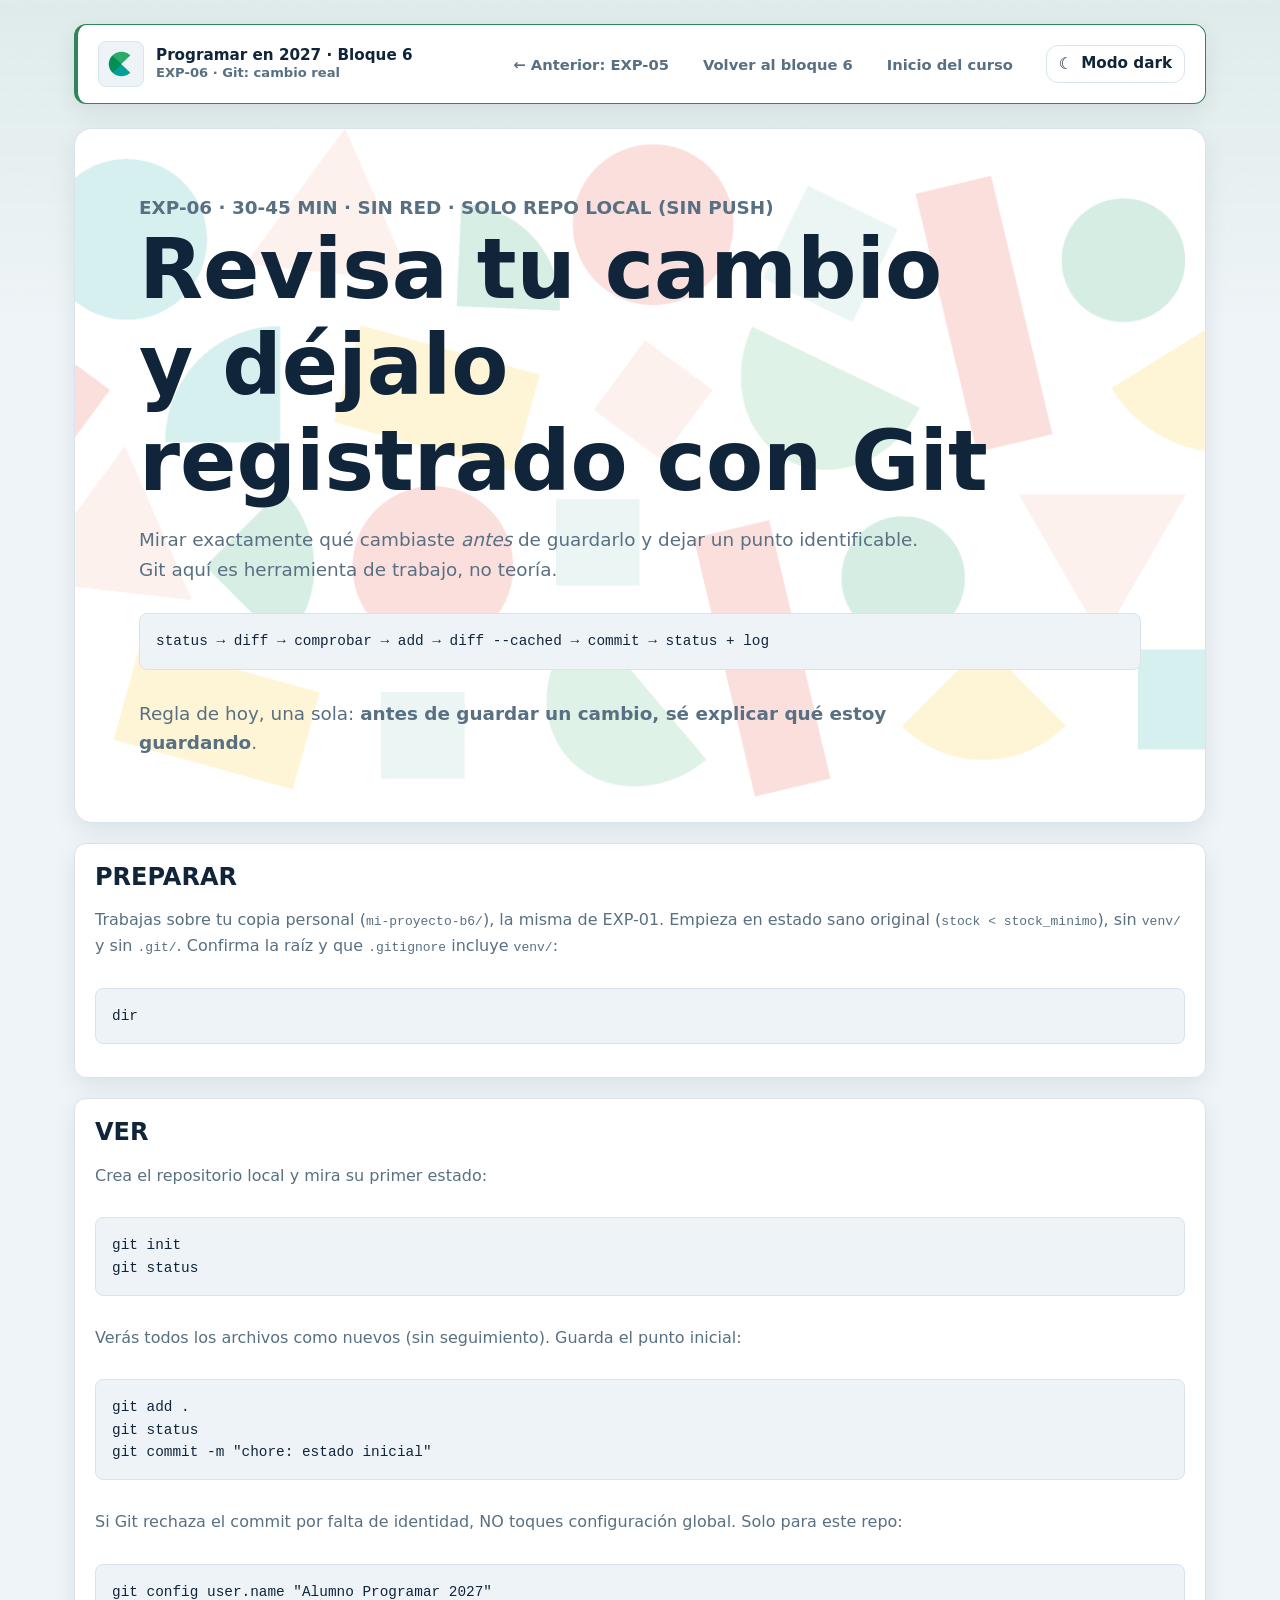
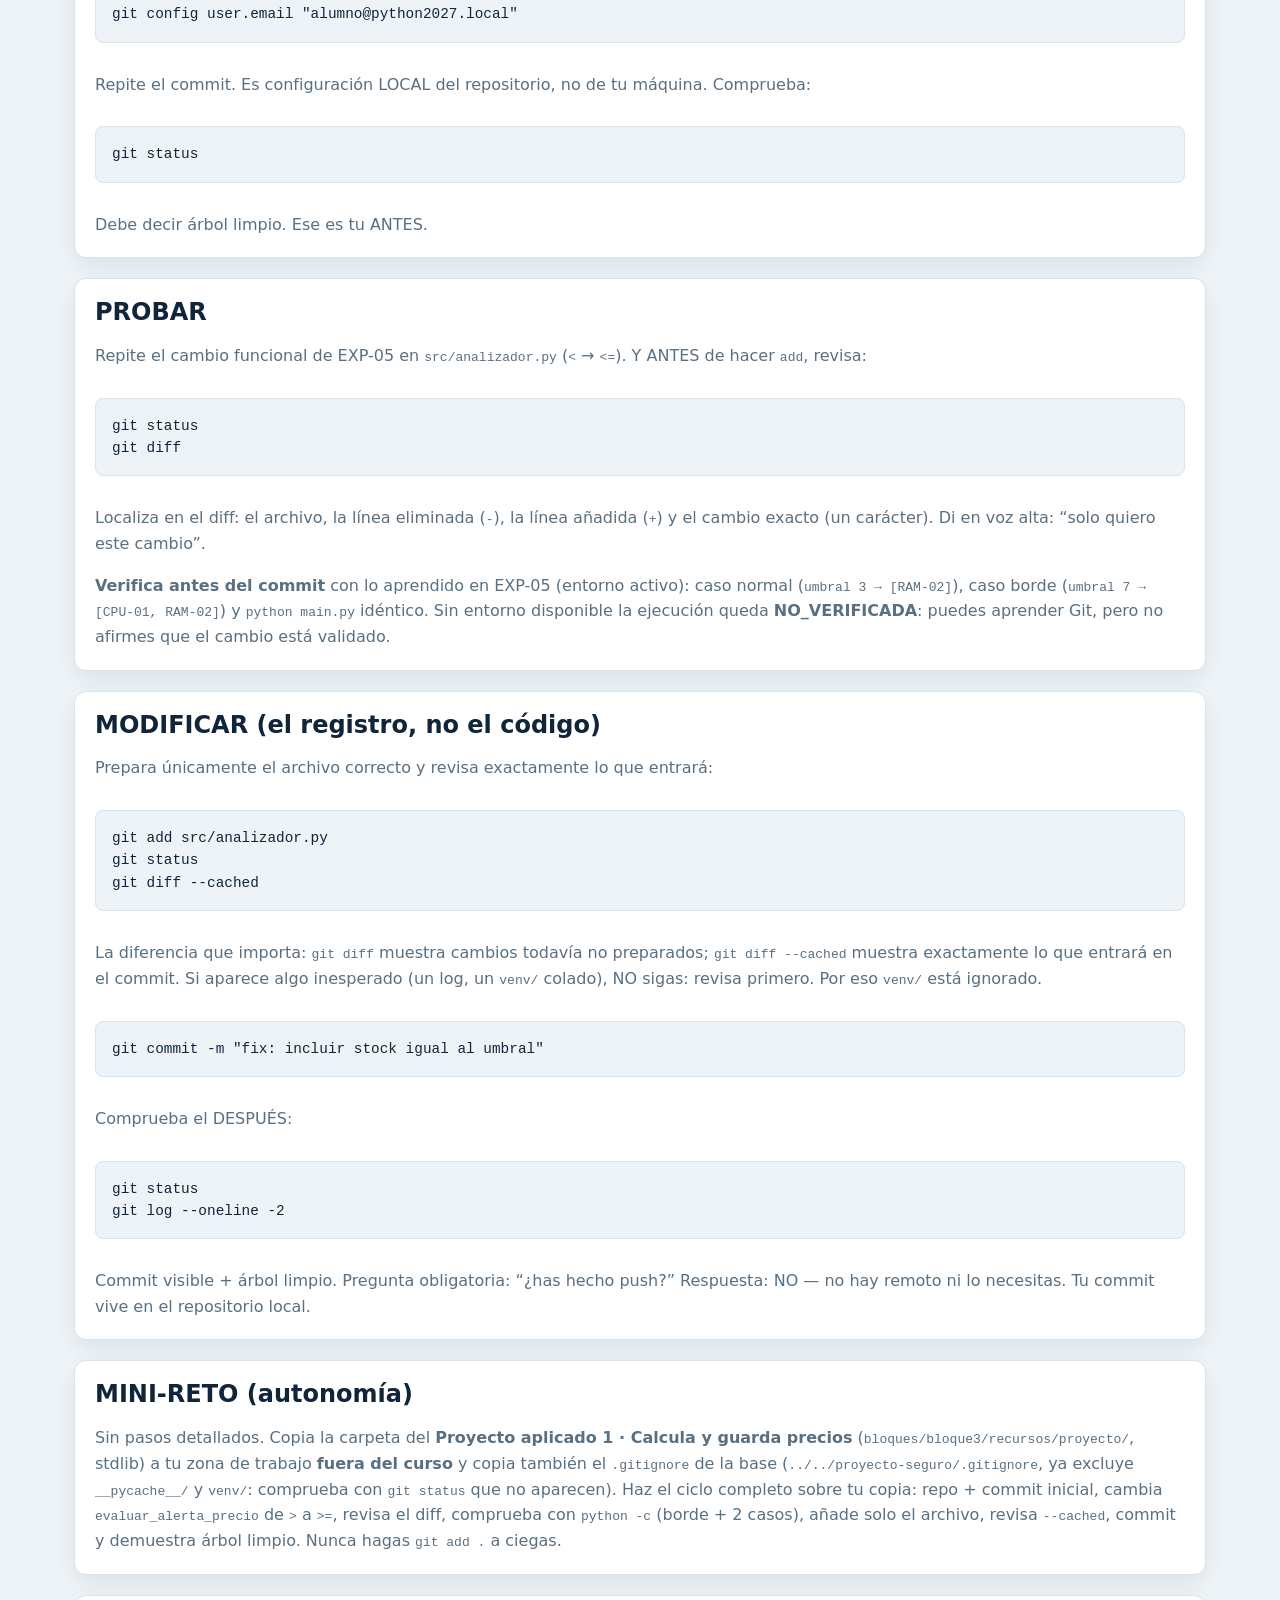
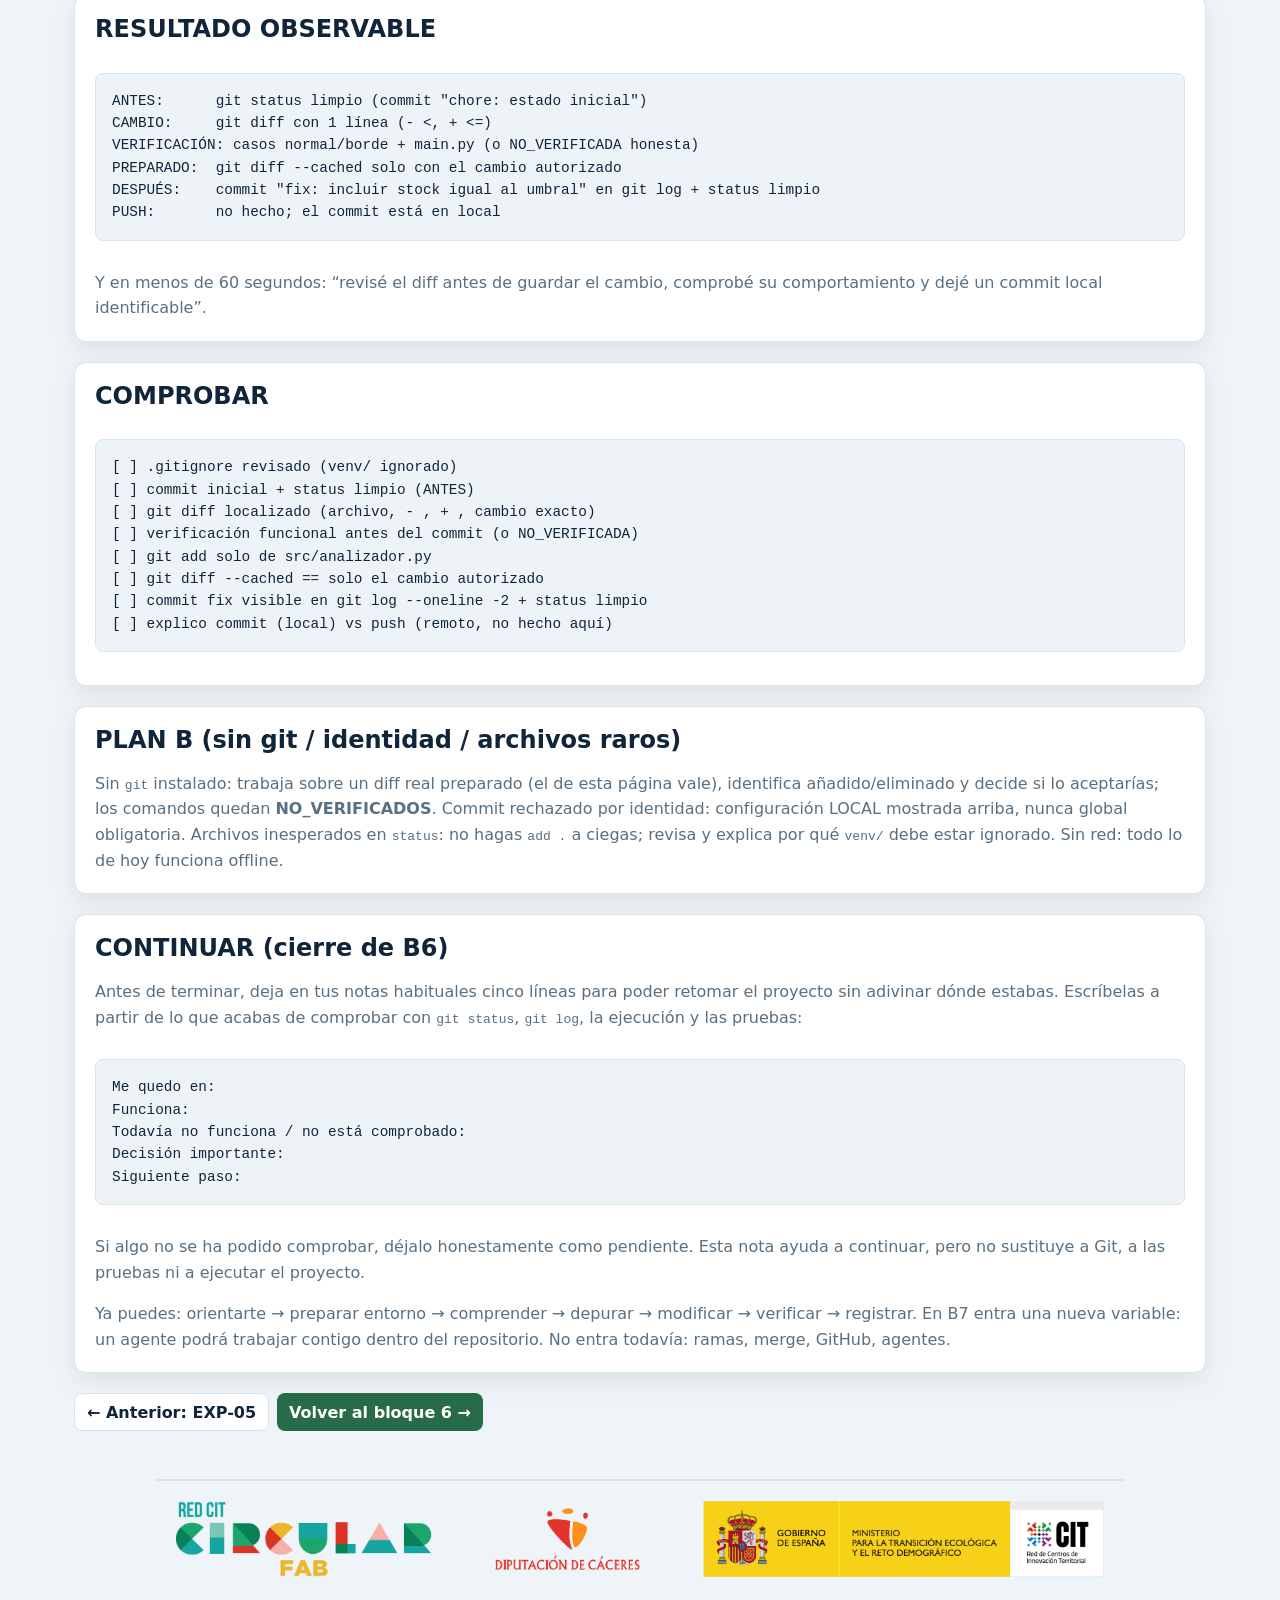
<file: bloques/bloque6/recursos/experiencias/exp-06-git/index.html>
<!doctype html>
<html lang="es" data-theme="light">
<head>
  <meta charset="UTF-8">
  <meta name="viewport" content="width=device-width,initial-scale=1">
  <title>EXP-06 · Revisa tu cambio y déjalo registrado con Git</title>
  <link rel="stylesheet" href="../../../../../assets/edusdk-design-system/tokens/tokens.css">
  <link rel="stylesheet" href="../../../../../assets/edusdk-design-system/tokens/semantic-tokens.css">
  <link rel="stylesheet" href="../../../../../assets/edusdk-design-system/components/components.css">
  <link rel="stylesheet" href="../../../../../lab-python-en-accion/style.css">
  <style>
    .lab-hero { overflow: hidden; position: relative; }
    .lab-hero > :not(.lab-pattern) { position: relative; }
    .lab-hero .lab-pattern { height: 100%; inset: 0; mix-blend-mode: multiply; object-fit: cover; opacity: 0.16; pointer-events: none; position: absolute; width: 100%; }
    [data-theme="dark"] .lab-hero .lab-pattern { mix-blend-mode: screen; opacity: 0.10; }
  </style>
  <script src="../../../../../assets/js/theme-toggle.js" defer></script>
</head>
<body>
  <main class="lab-shell">
    <header class="cf-topbar cf-topbar--course lab-topbar">
      <a class="lab-brand" href="../../../../../inicio.html" aria-label="Volver al curso">
        <img src="../../../../../assets/branding/logo-circular-fab.png" alt="Circular FAB">
        <span><b>Programar en 2027 · Bloque 6</b><span>EXP-06 · Git: cambio real</span></span>
      </a>
      <nav class="cf-nav cf-nav--horizontal lab-nav" aria-label="Navegacion">
        <a class="cf-nav__link" href="../exp-05-modificar/index.html">← Anterior: EXP-05</a>
        <a class="cf-nav__link" href="../../../inicio.html">Volver al bloque 6</a>
        <a class="cf-nav__link" href="../../../../../inicio.html">Inicio del curso</a>
      </nav>
      <button class="cf-button cf-button--secondary theme-toggle" type="button" data-theme-toggle aria-label="Activar modo oscuro" aria-pressed="false">
        <span data-theme-icon aria-hidden="true">&#9790;</span>
        <span data-theme-label>Modo dark</span>
      </button>
    </header>

    <article class="lab-experience">
      <section class="lab-hero">
        <img class="lab-pattern" src="../../../../../assets/edusdk-design-system/fuentes/tramas/Trama_CFab.png" alt="" aria-hidden="true">
        <div class="lab-experience__header">
          <div>
            <p class="lab-kicker">EXP-06 · 30-45 min · Sin red · Solo repo local (sin push)</p>
            <h1 class="lab-experience__title">Revisa tu cambio y déjalo registrado con Git</h1>
          </div>
        </div>
        <p>Mirar exactamente qué cambiaste <em>antes</em> de guardarlo y dejar un punto identificable. Git aquí es herramienta de trabajo, no teoría.</p>
        <pre class="lab-code"><code>status → diff → comprobar → add → diff --cached → commit → status + log</code></pre>
        <p>Regla de hoy, una sola: <strong>antes de guardar un cambio, sé explicar qué estoy guardando</strong>.</p>
      </section>

      <section class="lab-panel">
        <h2>PREPARAR</h2>
        <p>Trabajas sobre tu copia personal (<code>mi-proyecto-b6/</code>), la misma de EXP-01. Empieza en estado sano original (<code>stock &lt; stock_minimo</code>), sin <code>venv/</code> y sin <code>.git/</code>. Confirma la raíz y que <code>.gitignore</code> incluye <code>venv/</code>:</p>
        <pre class="lab-code"><code>dir</code></pre>
      </section>

      <section class="lab-panel">
        <h2>VER</h2>
        <p>Crea el repositorio local y mira su primer estado:</p>
        <pre class="lab-code"><code>git init
git status</code></pre>
        <p>Verás todos los archivos como nuevos (sin seguimiento). Guarda el punto inicial:</p>
        <pre class="lab-code"><code>git add .
git status
git commit -m "chore: estado inicial"</code></pre>
        <p>Si Git rechaza el commit por falta de identidad, NO toques configuración global. Solo para este repo:</p>
        <pre class="lab-code"><code>git config user.name "Alumno Programar 2027"
git config user.email "alumno@python2027.local"</code></pre>
        <p>Repite el commit. Es configuración LOCAL del repositorio, no de tu máquina. Comprueba:</p>
        <pre class="lab-code"><code>git status</code></pre>
        <p>Debe decir árbol limpio. Ese es tu ANTES.</p>
      </section>

      <section class="lab-panel">
        <h2>PROBAR</h2>
        <p>Repite el cambio funcional de EXP-05 en <code>src/analizador.py</code> (<code>&lt;</code> → <code>&lt;=</code>). Y ANTES de hacer <code>add</code>, revisa:</p>
        <pre class="lab-code"><code>git status
git diff</code></pre>
        <p>Localiza en el diff: el archivo, la línea eliminada (<code>-</code>), la línea añadida (<code>+</code>) y el cambio exacto (un carácter). Di en voz alta: “solo quiero este cambio”.</p>
        <p><strong>Verifica antes del commit</strong> con lo aprendido en EXP-05 (entorno activo): caso normal (<code>umbral 3 → [RAM-02]</code>), caso borde (<code>umbral 7 → [CPU-01, RAM-02]</code>) y <code>python main.py</code> idéntico. Sin entorno disponible la ejecución queda <strong>NO_VERIFICADA</strong>: puedes aprender Git, pero no afirmes que el cambio está validado.</p>
      </section>

      <section class="lab-panel">
        <h2>MODIFICAR (el registro, no el código)</h2>
        <p>Prepara únicamente el archivo correcto y revisa exactamente lo que entrará:</p>
        <pre class="lab-code"><code>git add src/analizador.py
git status
git diff --cached</code></pre>
        <p>La diferencia que importa: <code>git diff</code> muestra cambios todavía no preparados; <code>git diff --cached</code> muestra exactamente lo que entrará en el commit. Si aparece algo inesperado (un log, un <code>venv/</code> colado), NO sigas: revisa primero. Por eso <code>venv/</code> está ignorado.</p>
        <pre class="lab-code"><code>git commit -m "fix: incluir stock igual al umbral"</code></pre>
        <p>Comprueba el DESPUÉS:</p>
        <pre class="lab-code"><code>git status
git log --oneline -2</code></pre>
        <p>Commit visible + árbol limpio. Pregunta obligatoria: “¿has hecho push?” Respuesta: NO — no hay remoto ni lo necesitas. Tu commit vive en el repositorio local.</p>
      </section>

      <section class="lab-panel">
        <h2>MINI-RETO (autonomía)</h2>
        <p>Sin pasos detallados. Copia la carpeta del <strong>Proyecto aplicado 1 · Calcula y guarda precios</strong> (<code>bloques/bloque3/recursos/proyecto/</code>, stdlib) a tu zona de trabajo <strong>fuera del curso</strong> y copia también el <code>.gitignore</code> de la base (<code>../../proyecto-seguro/.gitignore</code>, ya excluye <code>__pycache__/</code> y <code>venv/</code>: comprueba con <code>git status</code> que no aparecen). Haz el ciclo completo sobre tu copia: repo + commit inicial, cambia <code>evaluar_alerta_precio</code> de <code>&gt;</code> a <code>&gt;=</code>, revisa el diff, comprueba con <code>python -c</code> (borde + 2 casos), añade solo el archivo, revisa <code>--cached</code>, commit y demuestra árbol limpio. Nunca hagas <code>git add .</code> a ciegas.</p>
      </section>

      <section class="lab-panel">
        <h2>RESULTADO OBSERVABLE</h2>
        <pre class="lab-code"><code>ANTES:      git status limpio (commit "chore: estado inicial")
CAMBIO:     git diff con 1 línea (- <, + <=)
VERIFICACIÓN: casos normal/borde + main.py (o NO_VERIFICADA honesta)
PREPARADO:  git diff --cached solo con el cambio autorizado
DESPUÉS:    commit "fix: incluir stock igual al umbral" en git log + status limpio
PUSH:       no hecho; el commit está en local</code></pre>
        <p>Y en menos de 60 segundos: “revisé el diff antes de guardar el cambio, comprobé su comportamiento y dejé un commit local identificable”.</p>
      </section>

      <section class="lab-panel">
        <h2>COMPROBAR</h2>
        <pre class="lab-code"><code>[ ] .gitignore revisado (venv/ ignorado)
[ ] commit inicial + status limpio (ANTES)
[ ] git diff localizado (archivo, - , + , cambio exacto)
[ ] verificación funcional antes del commit (o NO_VERIFICADA)
[ ] git add solo de src/analizador.py
[ ] git diff --cached == solo el cambio autorizado
[ ] commit fix visible en git log --oneline -2 + status limpio
[ ] explico commit (local) vs push (remoto, no hecho aquí)</code></pre>
      </section>

      <section class="lab-panel">
        <h2>PLAN B (sin git / identidad / archivos raros)</h2>
        <p>Sin <code>git</code> instalado: trabaja sobre un diff real preparado (el de esta página vale), identifica añadido/eliminado y decide si lo aceptarías; los comandos quedan <strong>NO_VERIFICADOS</strong>. Commit rechazado por identidad: configuración LOCAL mostrada arriba, nunca global obligatoria. Archivos inesperados en <code>status</code>: no hagas <code>add .</code> a ciegas; revisa y explica por qué <code>venv/</code> debe estar ignorado. Sin red: todo lo de hoy funciona offline.</p>
      </section>

      <section class="lab-panel">
        <h2>CONTINUAR (cierre de B6)</h2>
        <p>Antes de terminar, deja en tus notas habituales cinco líneas para poder retomar el proyecto sin adivinar dónde estabas. Escríbelas a partir de lo que acabas de comprobar con <code>git status</code>, <code>git log</code>, la ejecución y las pruebas:</p>
        <pre class="lab-code"><code>Me quedo en:
Funciona:
Todavía no funciona / no está comprobado:
Decisión importante:
Siguiente paso:</code></pre>
        <p>Si algo no se ha podido comprobar, déjalo honestamente como pendiente. Esta nota ayuda a continuar, pero no sustituye a Git, a las pruebas ni a ejecutar el proyecto.</p>
        <p>Ya puedes: orientarte → preparar entorno → comprender → depurar → modificar → verificar → registrar. En B7 entra una nueva variable: un agente podrá trabajar contigo dentro del repositorio. No entra todavía: ramas, merge, GitHub, agentes.</p>
      </section>

      <nav class="lab-pager" aria-label="Anterior y siguiente">
        <a class="lab-action lab-action--secondary" href="../exp-05-modificar/index.html">← Anterior: EXP-05</a>
        <a class="lab-action lab-action--primary" href="../../../inicio.html">Volver al bloque 6 →</a>
      </nav>
    </article>
  <footer class="corp-band" aria-label="Logos institucionales">
    <img class="corp-band__logo corp-logo--light" src="../../../../../assets/edusdk-design-system/fuentes/logos/Logos_CFAB_2026_con-Ministerio.png" alt="Logos institucionales: Red CIT Circular FAB, Diputación de Cáceres, Gobierno de España Ministerio y CIT" loading="lazy">
    <img class="corp-band__logo corp-logo--dark" src="../../../../../assets/edusdk-design-system/fuentes/logos/Logos_CFAB_2026_con-Ministerio_blanco.png" alt="Logos institucionales: Red CIT Circular FAB, Diputación de Cáceres, Gobierno de España Ministerio y CIT" loading="lazy">
  </footer>
  </main>
</body>
</html>
</file>
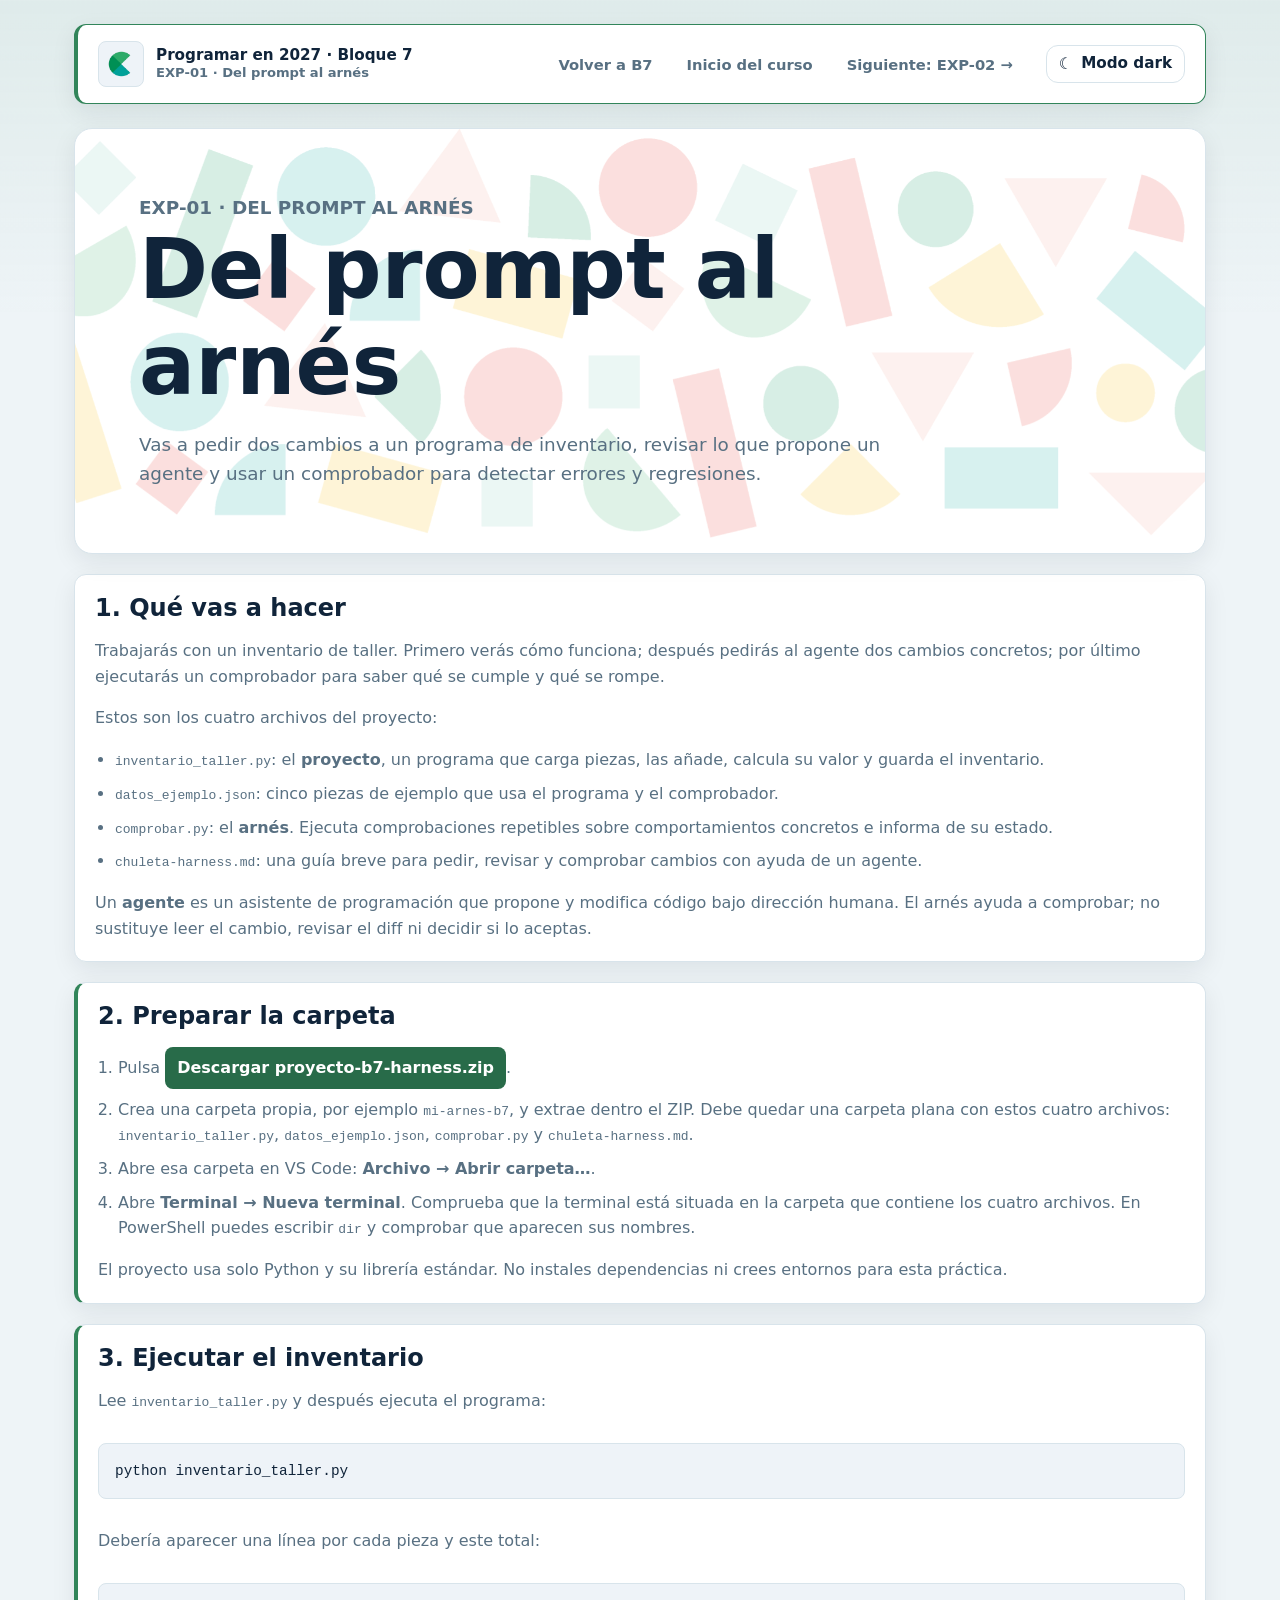
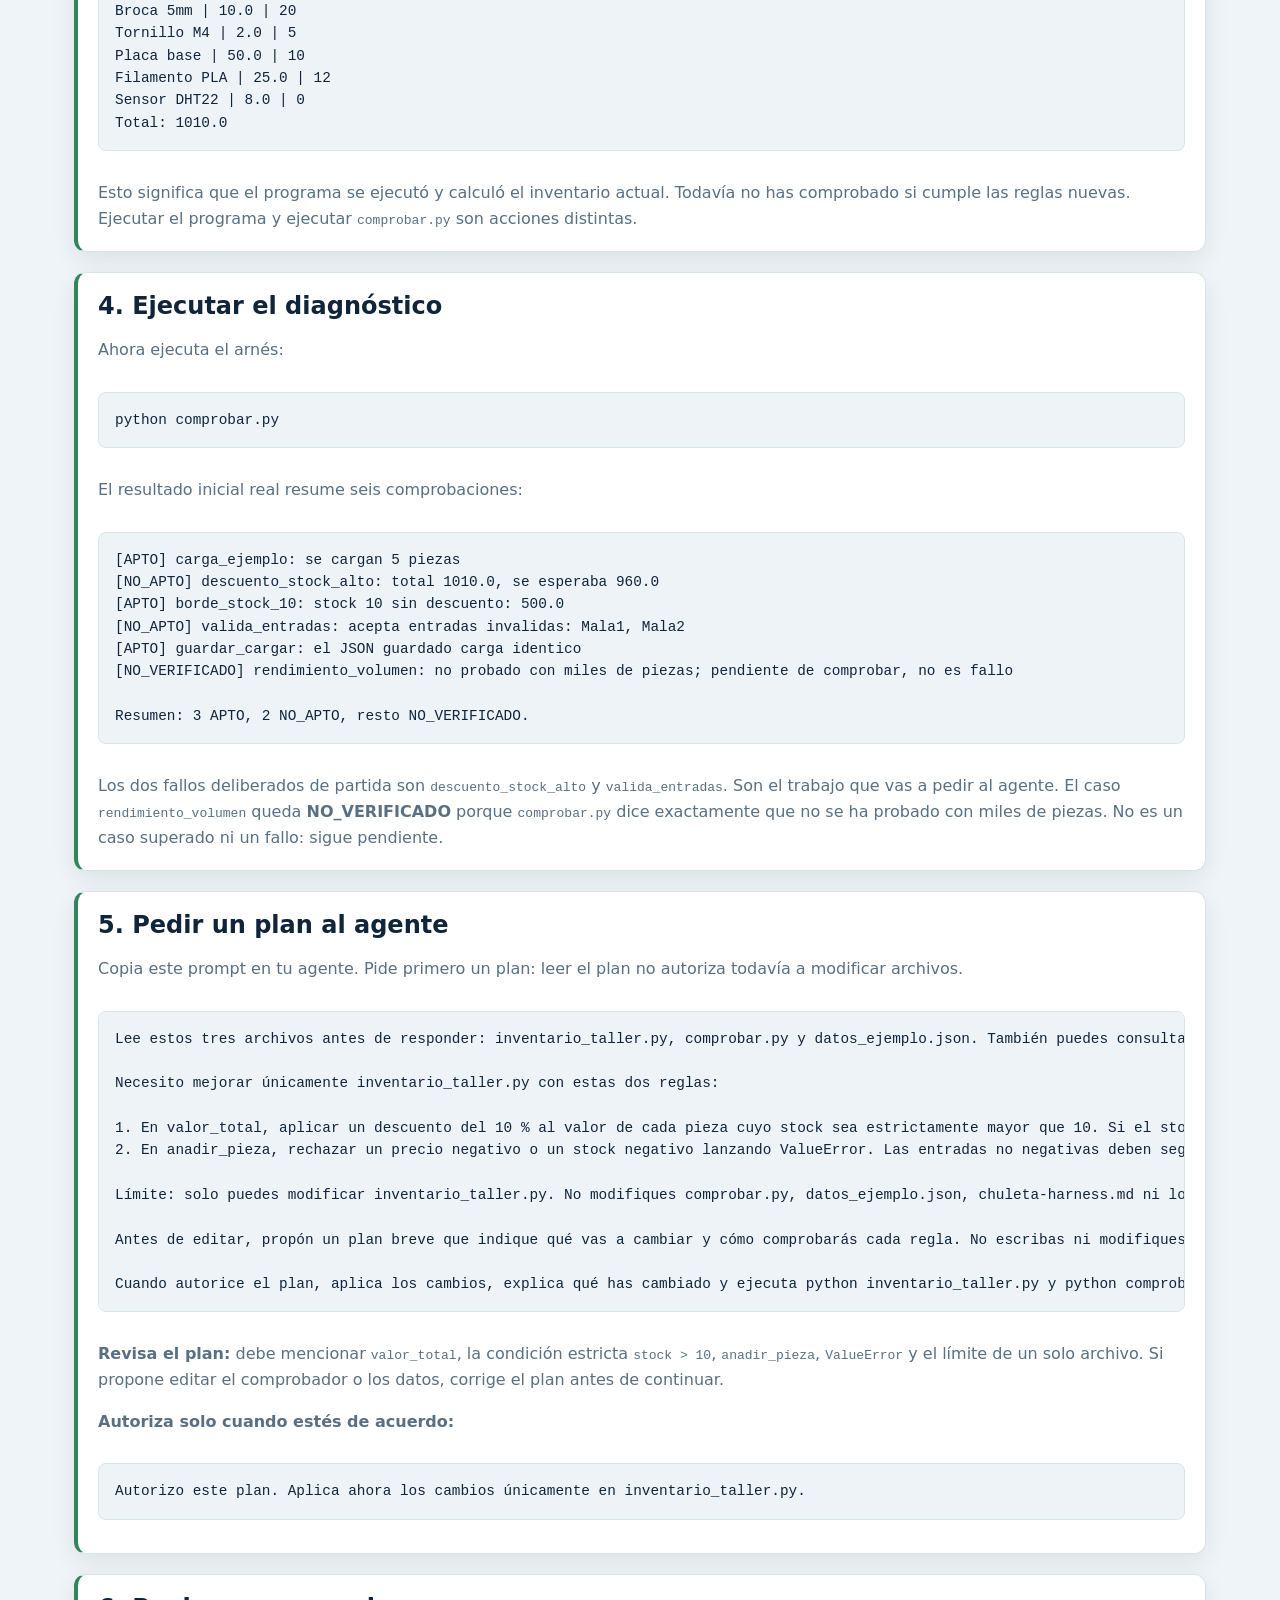
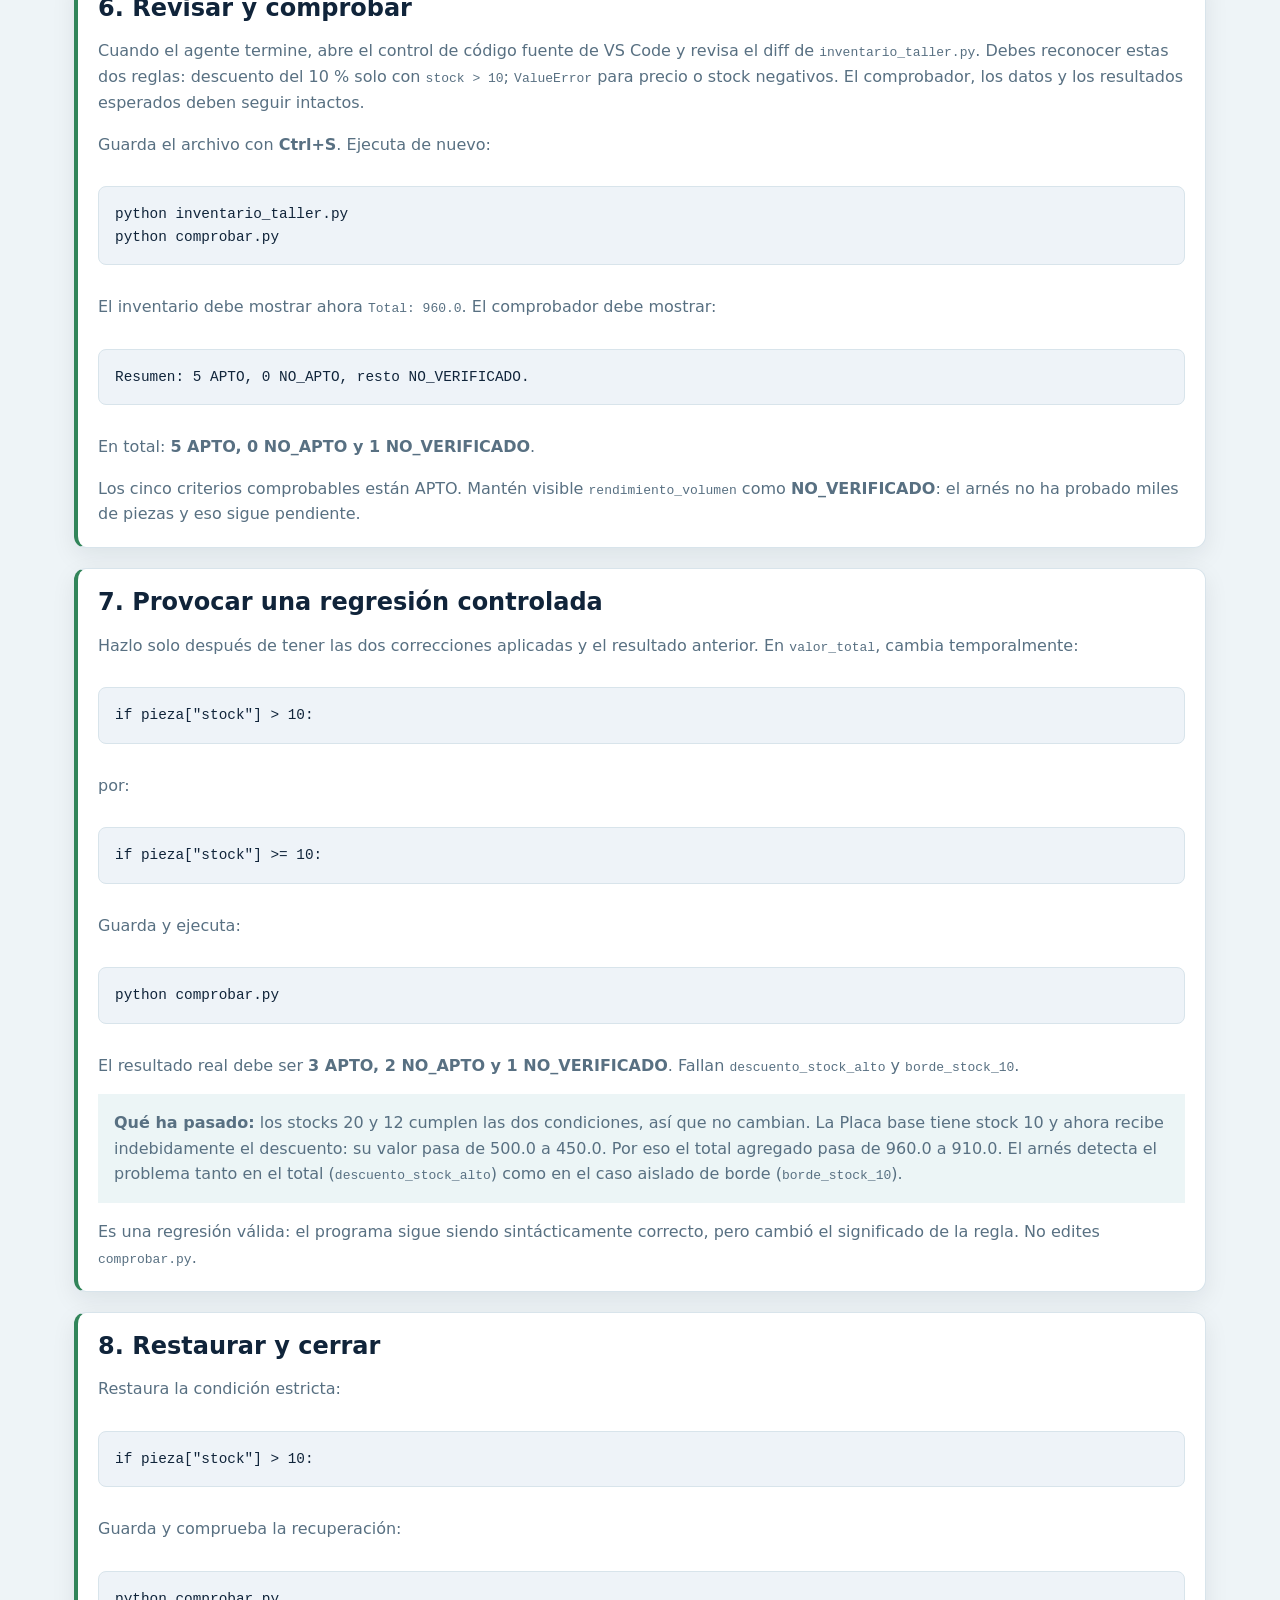
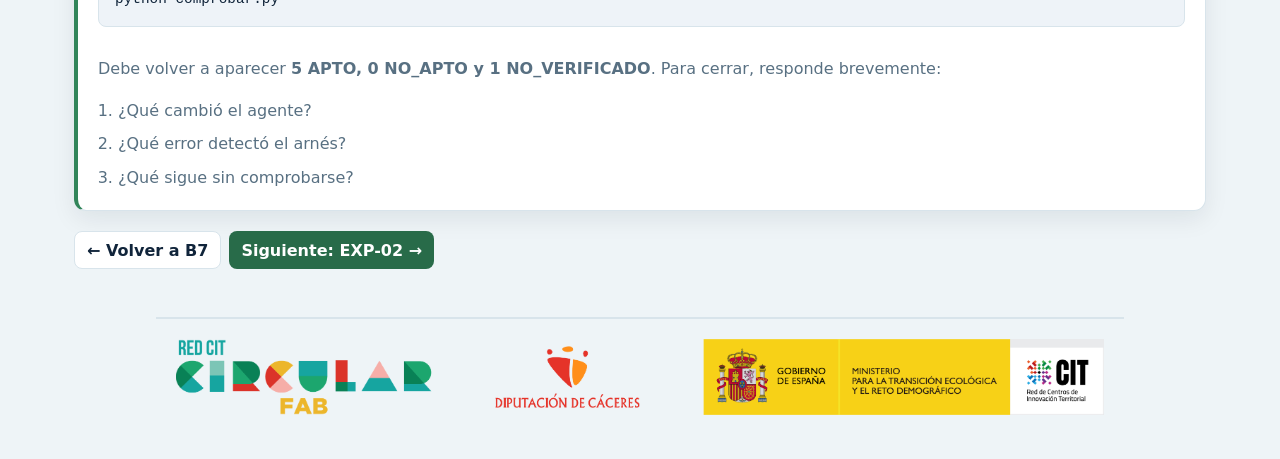
<file: bloques/bloque7/recursos/experiencias/exp-01-del-prompt-al-harness/index.html>
<!doctype html>
<html lang="es" data-theme="light">
<head>
  <meta charset="UTF-8">
  <meta name="viewport" content="width=device-width,initial-scale=1">
  <title>EXP-01 · Del prompt al arnés</title>
  <link rel="stylesheet" href="../../../../../assets/edusdk-design-system/tokens/tokens.css">
  <link rel="stylesheet" href="../../../../../assets/edusdk-design-system/tokens/semantic-tokens.css">
  <link rel="stylesheet" href="../../../../../assets/edusdk-design-system/components/components.css">
  <link rel="stylesheet" href="../../../../../lab-python-en-accion/style.css">
  <style>
    .lab-hero { overflow: hidden; position: relative; }
    .lab-hero > :not(.lab-pattern) { position: relative; }
    .lab-hero .lab-pattern { height: 100%; inset: 0; mix-blend-mode: multiply; object-fit: cover; opacity: .16; pointer-events: none; position: absolute; width: 100%; }
    [data-theme="dark"] .lab-hero .lab-pattern { mix-blend-mode: screen; opacity: .10; }
    a.lab-action--primary { color: var(--cf-color-accent-text); }
    .lab-step { border-left: .3rem solid var(--cf-color-accent, #147d92); }
    .lab-result { background: var(--cf-color-surface-subtle, rgba(20,125,146,.08)); padding: 1rem; }
  </style>
  <script src="../../../../../assets/js/theme-toggle.js" defer></script>
</head>
<body>
  <main class="lab-shell">
    <header class="cf-topbar cf-topbar--course lab-topbar">
      <a class="lab-brand" href="../../../../../inicio.html" aria-label="Volver al curso">
        <img src="../../../../../assets/branding/logo-circular-fab.png" alt="Circular FAB">
        <span><b>Programar en 2027 · Bloque 7</b><span>EXP-01 · Del prompt al arnés</span></span>
      </a>
      <nav class="cf-nav cf-nav--horizontal lab-nav" aria-label="Navegación">
        <a class="cf-nav__link" href="../../../inicio.html">Volver a B7</a>
        <a class="cf-nav__link" href="../../../../../inicio.html">Inicio del curso</a>
        <a class="cf-nav__link" href="../exp-02-agente-en-repo-real/index.html">Siguiente: EXP-02 →</a>
      </nav>
      <button class="cf-button cf-button--secondary theme-toggle" type="button" data-theme-toggle aria-label="Activar modo oscuro" aria-pressed="false">
        <span data-theme-icon aria-hidden="true">&#9790;</span>
        <span data-theme-label>Modo dark</span>
      </button>
    </header>

    <article class="lab-experience">
      <section class="lab-hero">
        <img class="lab-pattern" src="../../../../../assets/edusdk-design-system/fuentes/tramas/Trama_CFab.png" alt="" aria-hidden="true">
        <div class="lab-experience__header"><div><p class="lab-kicker">EXP-01 · Del prompt al arnés</p><h1 class="lab-experience__title">Del prompt al arnés</h1></div></div>
        <p>Vas a pedir dos cambios a un programa de inventario, revisar lo que propone un agente y usar un comprobador para detectar errores y regresiones.</p>
      </section>

      <section class="lab-panel">
        <h2>1. Qué vas a hacer</h2>
        <p>Trabajarás con un inventario de taller. Primero verás cómo funciona; después pedirás al agente dos cambios concretos; por último ejecutarás un comprobador para saber qué se cumple y qué se rompe.</p>
        <p>Estos son los cuatro archivos del proyecto:</p>
        <ul>
          <li><code>inventario_taller.py</code>: el <strong>proyecto</strong>, un programa que carga piezas, las añade, calcula su valor y guarda el inventario.</li>
          <li><code>datos_ejemplo.json</code>: cinco piezas de ejemplo que usa el programa y el comprobador.</li>
          <li><code>comprobar.py</code>: el <strong>arnés</strong>. Ejecuta comprobaciones repetibles sobre comportamientos concretos e informa de su estado.</li>
          <li><code>chuleta-harness.md</code>: una guía breve para pedir, revisar y comprobar cambios con ayuda de un agente.</li>
        </ul>
        <p>Un <strong>agente</strong> es un asistente de programación que propone y modifica código bajo dirección humana. El arnés ayuda a comprobar; no sustituye leer el cambio, revisar el diff ni decidir si lo aceptas.</p>
      </section>

      <section class="lab-panel lab-step">
        <h2>2. Preparar la carpeta</h2>
        <ol>
          <li>Pulsa <a class="lab-action lab-action--primary" href="../../../proyecto-b7-harness.zip" download>Descargar proyecto-b7-harness.zip</a>.</li>
          <li>Crea una carpeta propia, por ejemplo <code>mi-arnes-b7</code>, y extrae dentro el ZIP. Debe quedar una carpeta plana con estos cuatro archivos: <code>inventario_taller.py</code>, <code>datos_ejemplo.json</code>, <code>comprobar.py</code> y <code>chuleta-harness.md</code>.</li>
          <li>Abre esa carpeta en VS Code: <strong>Archivo → Abrir carpeta…</strong>.</li>
          <li>Abre <strong>Terminal → Nueva terminal</strong>. Comprueba que la terminal está situada en la carpeta que contiene los cuatro archivos. En PowerShell puedes escribir <code>dir</code> y comprobar que aparecen sus nombres.</li>
        </ol>
        <p>El proyecto usa solo Python y su librería estándar. No instales dependencias ni crees entornos para esta práctica.</p>
      </section>

      <section class="lab-panel lab-step">
        <h2>3. Ejecutar el inventario</h2>
        <p>Lee <code>inventario_taller.py</code> y después ejecuta el programa:</p>
        <pre class="lab-code"><code>python inventario_taller.py</code></pre>
        <p>Debería aparecer una línea por cada pieza y este total:</p>
        <pre class="lab-code"><code>Broca 5mm | 10.0 | 20
Tornillo M4 | 2.0 | 5
Placa base | 50.0 | 10
Filamento PLA | 25.0 | 12
Sensor DHT22 | 8.0 | 0
Total: 1010.0</code></pre>
        <p>Esto significa que el programa se ejecutó y calculó el inventario actual. Todavía no has comprobado si cumple las reglas nuevas. Ejecutar el programa y ejecutar <code>comprobar.py</code> son acciones distintas.</p>
      </section>

      <section class="lab-panel lab-step">
        <h2>4. Ejecutar el diagnóstico</h2>
        <p>Ahora ejecuta el arnés:</p>
        <pre class="lab-code"><code>python comprobar.py</code></pre>
        <p>El resultado inicial real resume seis comprobaciones:</p>
        <pre class="lab-code"><code>[APTO] carga_ejemplo: se cargan 5 piezas
[NO_APTO] descuento_stock_alto: total 1010.0, se esperaba 960.0
[APTO] borde_stock_10: stock 10 sin descuento: 500.0
[NO_APTO] valida_entradas: acepta entradas invalidas: Mala1, Mala2
[APTO] guardar_cargar: el JSON guardado carga identico
[NO_VERIFICADO] rendimiento_volumen: no probado con miles de piezas; pendiente de comprobar, no es fallo

Resumen: 3 APTO, 2 NO_APTO, resto NO_VERIFICADO.</code></pre>
        <p>Los dos fallos deliberados de partida son <code>descuento_stock_alto</code> y <code>valida_entradas</code>. Son el trabajo que vas a pedir al agente. El caso <code>rendimiento_volumen</code> queda <strong>NO_VERIFICADO</strong> porque <code>comprobar.py</code> dice exactamente que no se ha probado con miles de piezas. No es un caso superado ni un fallo: sigue pendiente.</p>
      </section>

      <section class="lab-panel lab-step">
        <h2>5. Pedir un plan al agente</h2>
        <p>Copia este prompt en tu agente. Pide primero un plan: leer el plan no autoriza todavía a modificar archivos.</p>
        <pre class="lab-code"><code>Lee estos tres archivos antes de responder: inventario_taller.py, comprobar.py y datos_ejemplo.json. También puedes consultar chuleta-harness.md para seguir el procedimiento.

Necesito mejorar únicamente inventario_taller.py con estas dos reglas:

1. En valor_total, aplicar un descuento del 10 % al valor de cada pieza cuyo stock sea estrictamente mayor que 10. Si el stock es 10, no se aplica el descuento.
2. En anadir_pieza, rechazar un precio negativo o un stock negativo lanzando ValueError. Las entradas no negativas deben seguir funcionando.

Límite: solo puedes modificar inventario_taller.py. No modifiques comprobar.py, datos_ejemplo.json, chuleta-harness.md ni los resultados esperados para hacer pasar las comprobaciones. No añadas dependencias ni cambies otras funciones sin justificarlo.

Antes de editar, propón un plan breve que indique qué vas a cambiar y cómo comprobarás cada regla. No escribas ni modifiques código todavía. Después del plan, espera mi autorización explícita.

Cuando autorice el plan, aplica los cambios, explica qué has cambiado y ejecuta python inventario_taller.py y python comprobar.py para comprobar el resultado.</code></pre>
        <p><strong>Revisa el plan:</strong> debe mencionar <code>valor_total</code>, la condición estricta <code>stock &gt; 10</code>, <code>anadir_pieza</code>, <code>ValueError</code> y el límite de un solo archivo. Si propone editar el comprobador o los datos, corrige el plan antes de continuar.</p>
        <p><strong>Autoriza solo cuando estés de acuerdo:</strong></p>
        <pre class="lab-code"><code>Autorizo este plan. Aplica ahora los cambios únicamente en inventario_taller.py.</code></pre>
      </section>

      <section class="lab-panel lab-step">
        <h2>6. Revisar y comprobar</h2>
        <p>Cuando el agente termine, abre el control de código fuente de VS Code y revisa el diff de <code>inventario_taller.py</code>. Debes reconocer estas dos reglas: descuento del 10 % solo con <code>stock &gt; 10</code>; <code>ValueError</code> para precio o stock negativos. El comprobador, los datos y los resultados esperados deben seguir intactos.</p>
        <p>Guarda el archivo con <strong>Ctrl+S</strong>. Ejecuta de nuevo:</p>
        <pre class="lab-code"><code>python inventario_taller.py
python comprobar.py</code></pre>
        <p>El inventario debe mostrar ahora <code>Total: 960.0</code>. El comprobador debe mostrar:</p>
        <pre class="lab-code"><code>Resumen: 5 APTO, 0 NO_APTO, resto NO_VERIFICADO.</code></pre>
        <p>En total: <strong>5 APTO, 0 NO_APTO y 1 NO_VERIFICADO</strong>.</p>
        <p>Los cinco criterios comprobables están APTO. Mantén visible <code>rendimiento_volumen</code> como <strong>NO_VERIFICADO</strong>: el arnés no ha probado miles de piezas y eso sigue pendiente.</p>
      </section>

      <section class="lab-panel lab-step">
        <h2>7. Provocar una regresión controlada</h2>
        <p>Hazlo solo después de tener las dos correcciones aplicadas y el resultado anterior. En <code>valor_total</code>, cambia temporalmente:</p>
        <pre class="lab-code"><code>if pieza["stock"] &gt; 10:</code></pre>
        <p>por:</p>
        <pre class="lab-code"><code>if pieza["stock"] &gt;= 10:</code></pre>
        <p>Guarda y ejecuta:</p>
        <pre class="lab-code"><code>python comprobar.py</code></pre>
        <p>El resultado real debe ser <strong>3 APTO, 2 NO_APTO y 1 NO_VERIFICADO</strong>. Fallan <code>descuento_stock_alto</code> y <code>borde_stock_10</code>.</p>
        <div class="lab-result"><p><strong>Qué ha pasado:</strong> los stocks 20 y 12 cumplen las dos condiciones, así que no cambian. La Placa base tiene stock 10 y ahora recibe indebidamente el descuento: su valor pasa de 500.0 a 450.0. Por eso el total agregado pasa de 960.0 a 910.0. El arnés detecta el problema tanto en el total (<code>descuento_stock_alto</code>) como en el caso aislado de borde (<code>borde_stock_10</code>).</p></div>
        <p>Es una regresión válida: el programa sigue siendo sintácticamente correcto, pero cambió el significado de la regla. No edites <code>comprobar.py</code>.</p>
      </section>

      <section class="lab-panel lab-step">
        <h2>8. Restaurar y cerrar</h2>
        <p>Restaura la condición estricta:</p>
        <pre class="lab-code"><code>if pieza["stock"] &gt; 10:</code></pre>
        <p>Guarda y comprueba la recuperación:</p>
        <pre class="lab-code"><code>python comprobar.py</code></pre>
        <p>Debe volver a aparecer <strong>5 APTO, 0 NO_APTO y 1 NO_VERIFICADO</strong>. Para cerrar, responde brevemente:</p>
        <ol>
          <li>¿Qué cambió el agente?</li>
          <li>¿Qué error detectó el arnés?</li>
          <li>¿Qué sigue sin comprobarse?</li>
        </ol>
      </section>

      <nav class="lab-pager" aria-label="Anterior y siguiente">
        <a class="lab-action lab-action--secondary" href="../../../inicio.html">← Volver a B7</a>
        <a class="lab-action lab-action--primary" href="../exp-02-agente-en-repo-real/index.html">Siguiente: EXP-02 →</a>
      </nav>
    </article>
    <footer class="corp-band" aria-label="Logos institucionales">
      <img class="corp-band__logo corp-logo--light" src="../../../../../assets/edusdk-design-system/fuentes/logos/Logos_CFAB_2026_con-Ministerio.png" alt="Logos institucionales" loading="lazy">
      <img class="corp-band__logo corp-logo--dark" src="../../../../../assets/edusdk-design-system/fuentes/logos/Logos_CFAB_2026_con-Ministerio_blanco.png" alt="Logos institucionales" loading="lazy">
    </footer>
  </main>
</body>
</html>
</file>
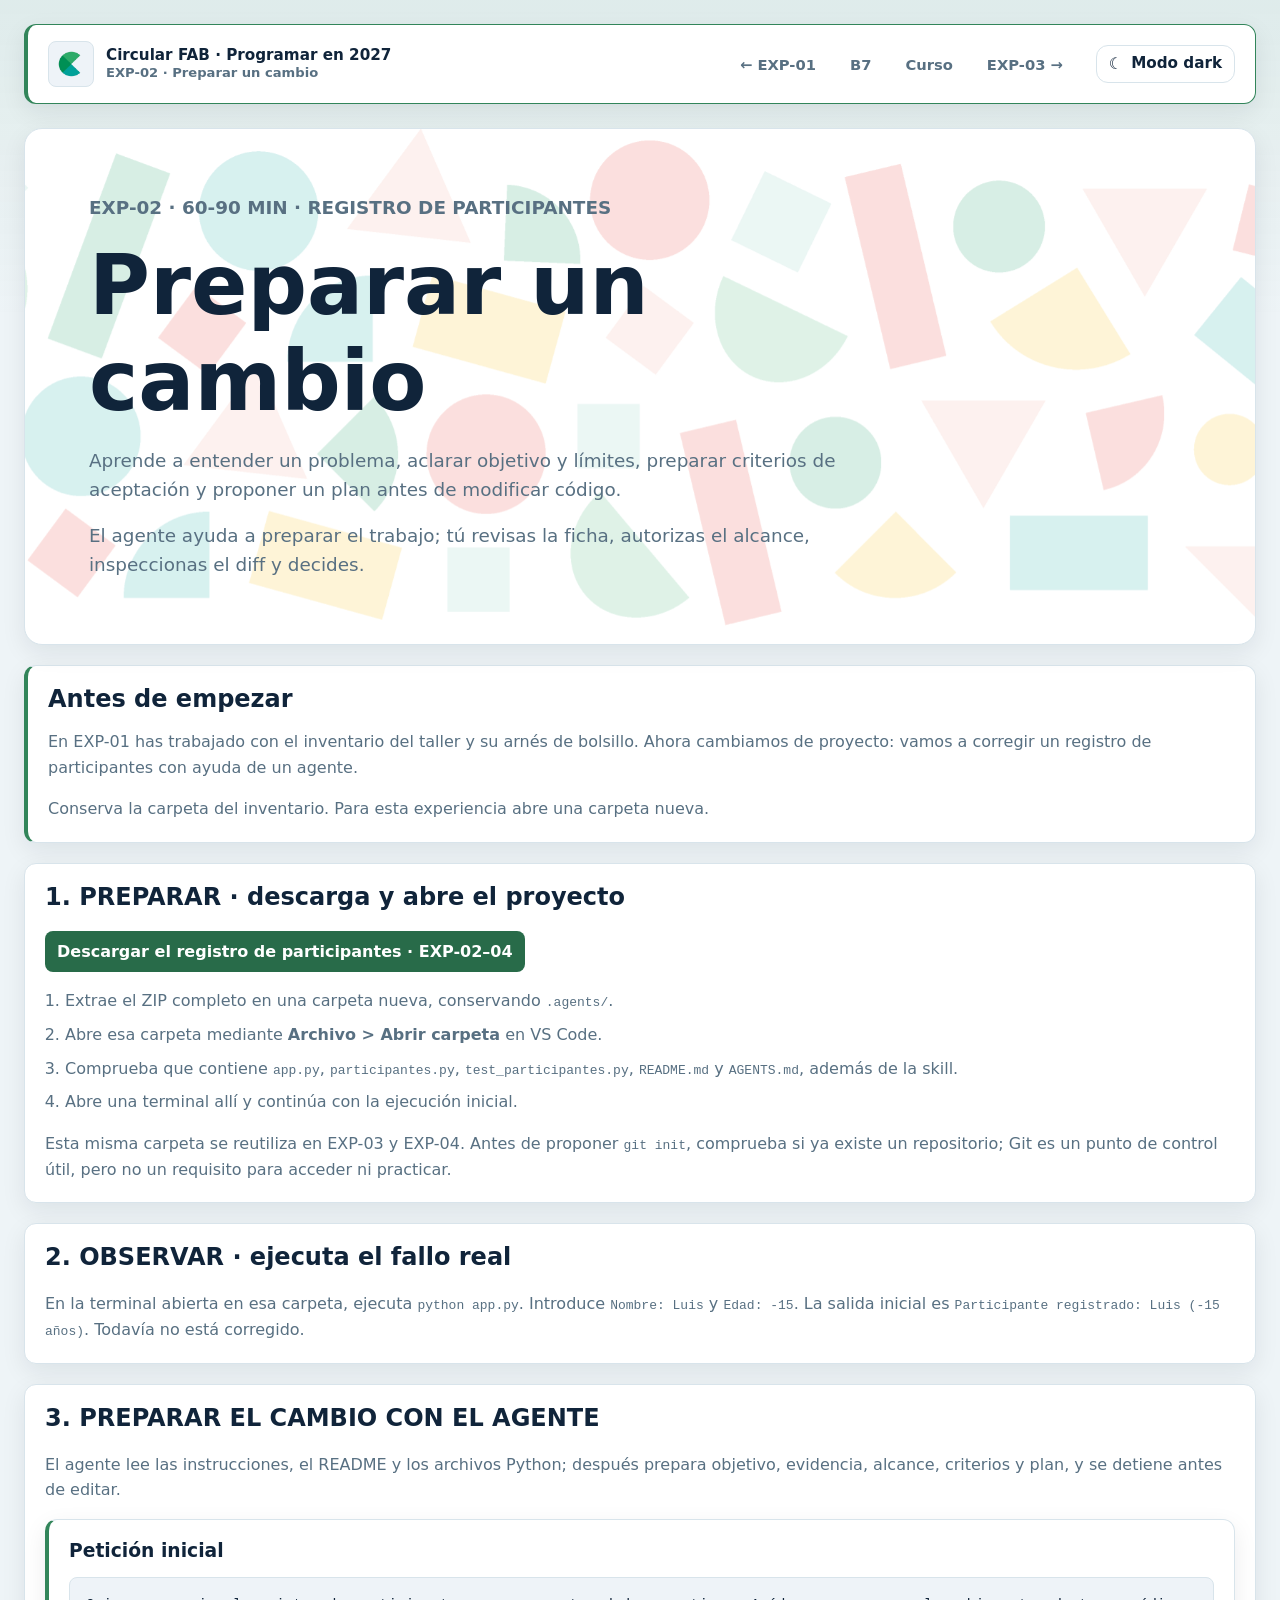
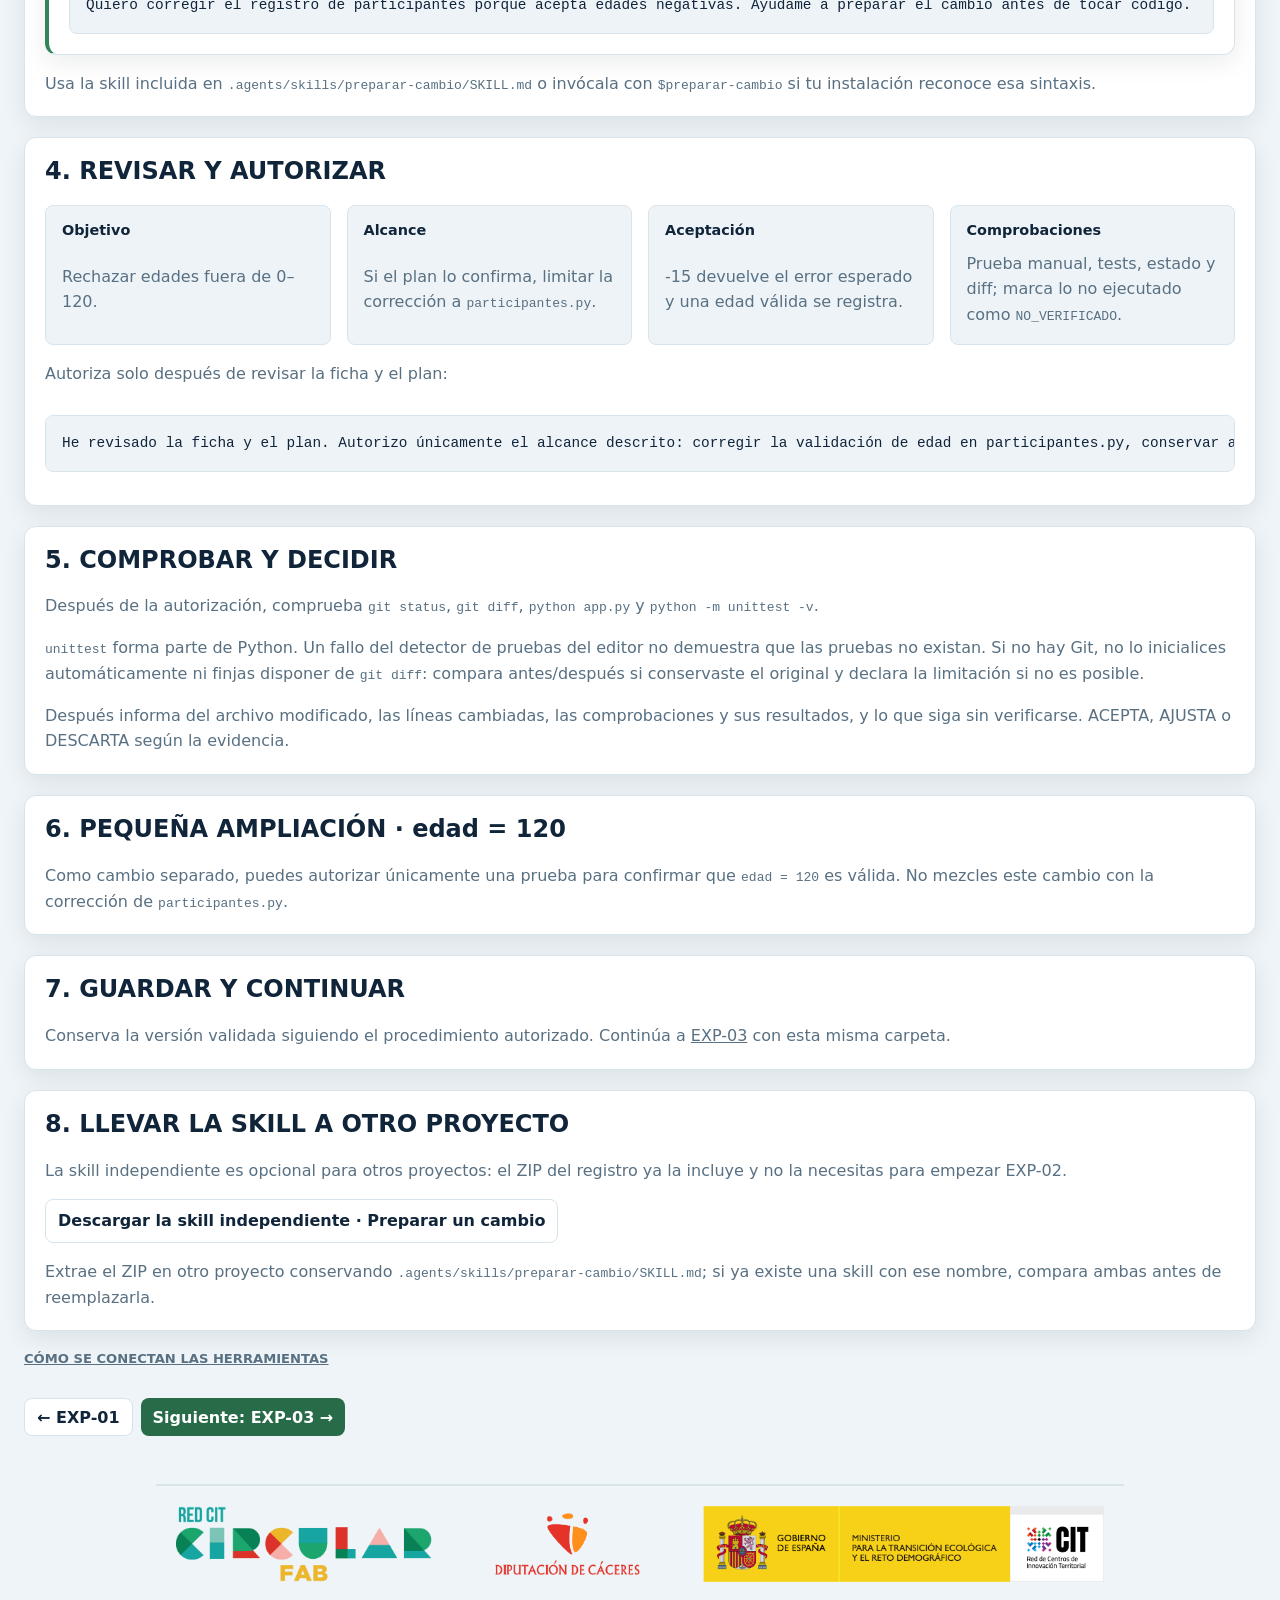
<file: bloques/bloque7/recursos/experiencias/exp-02-agente-en-repo-real/index.html>
<!doctype html>
<html lang="es" data-theme="light">
<head>
  <meta charset="UTF-8">
  <meta name="viewport" content="width=device-width,initial-scale=1">
  <title>EXP-02 · Preparar un cambio</title>
  <link rel="stylesheet" href="../../../../../assets/edusdk-design-system/tokens/tokens.css">
  <link rel="stylesheet" href="../../../../../assets/edusdk-design-system/tokens/semantic-tokens.css">
  <link rel="stylesheet" href="../../../../../assets/edusdk-design-system/components/components.css">
  <link rel="stylesheet" href="../../../../../lab-python-en-accion/style.css">
  <style>
    .lab-hero { overflow: hidden; position: relative; }
    .lab-hero > :not(.lab-pattern) { position: relative; }
    .lab-hero .lab-pattern { height: 100%; inset: 0; mix-blend-mode: multiply; object-fit: cover; opacity: .16; pointer-events: none; position: absolute; width: 100%; }
    [data-theme="dark"] .lab-hero .lab-pattern { mix-blend-mode: screen; opacity: .1; }
    a.lab-action--primary { background: var(--cf-color-accent-hover); color: var(--cf-color-accent-text); }
    [data-theme="dark"] a.lab-action--primary { background: var(--cf-color-accent); color: var(--cf-color-accent-text); }
    .exp-note { border-left: .3rem solid var(--cf-color-accent); }
    .exp-grid { display: grid; gap: var(--cf-space-3); grid-template-columns: repeat(auto-fit, minmax(min(100%, 220px), 1fr)); }
    .exp-card { background: var(--cf-color-surface-muted); border: var(--cf-border-width) solid var(--cf-color-border); border-radius: var(--cf-radius-sm); display: grid; gap: var(--cf-space-2); padding: var(--cf-space-3); }
    .exp-card h3 { color: var(--cf-color-text); font-family: var(--cf-font-label); font-size: .9rem; margin: 0; }
    .exp-card p { margin: 0; }
    .exp-prompt { border-left: .3rem solid var(--cf-color-accent); }
    .exp-prompt .lab-code { margin: 0; }
    .exp-step h2 { margin-bottom: .2rem; }
    .lab-shell, .lab-experience, .lab-panel, .lab-hero, .lab-topbar { min-width: 0; max-width: 100%; width: 100%; }
    .lab-hero > * { min-width: 0; max-width: 100%; }
    @media (max-width: 560px) { body { overflow-x: hidden; } .lab-topbar { display: grid; } .lab-nav { display: grid; grid-template-columns: 1fr; } .lab-nav .cf-nav__link { width: 100%; } .lab-hero h1, .lab-hero p, .lab-hero .lab-kicker { max-width: 100%; overflow-wrap: anywhere; width: 100%; } .lab-experience__title { overflow-wrap: anywhere; } }
  </style>
  <script src="../../../../../assets/js/theme-toggle.js" defer></script>
</head>
<body>
  <main class="lab-shell">
    <header class="cf-topbar cf-topbar--course lab-topbar">
      <a class="lab-brand" href="../../../../../inicio.html" aria-label="Volver al curso"><img src="../../../../../assets/branding/logo-circular-fab.png" alt="Circular FAB"><span><b>Circular FAB · Programar en 2027</b><span>EXP-02 · Preparar un cambio</span></span></a>
      <nav class="cf-nav cf-nav--horizontal lab-nav" aria-label="Navegación"><a class="cf-nav__link" href="../exp-01-del-prompt-al-harness/index.html">← EXP-01</a><a class="cf-nav__link" href="../../../inicio.html">B7</a><a class="cf-nav__link" href="../../../../../inicio.html">Curso</a><a class="cf-nav__link" href="../exp-03-depura-con-agente/index.html">EXP-03 →</a></nav>
      <button class="cf-button cf-button--secondary theme-toggle" type="button" data-theme-toggle aria-label="Activar modo oscuro" aria-pressed="false"><span data-theme-icon aria-hidden="true">&#9790;</span><span data-theme-label>Modo dark</span></button>
    </header>
    <article class="lab-experience">
      <section class="lab-hero"><img class="lab-pattern" src="../../../../../assets/edusdk-design-system/fuentes/tramas/Trama_CFab.png" alt="" aria-hidden="true"><p class="lab-kicker">EXP-02 · 60-90 min · Registro de participantes</p><h1 class="lab-experience__title">Preparar un cambio</h1><p>Aprende a entender un problema, aclarar objetivo y límites, preparar criterios de aceptación y proponer un plan antes de modificar código.</p><p>El agente ayuda a preparar el trabajo; tú revisas la ficha, autorizas el alcance, inspeccionas el diff y decides.</p></section>
      <section class="lab-panel exp-note"><h2>Antes de empezar</h2><p>En EXP-01 has trabajado con el inventario del taller y su arnés de bolsillo. Ahora cambiamos de proyecto: vamos a corregir un registro de participantes con ayuda de un agente.</p><p>Conserva la carpeta del inventario. Para esta experiencia abre una carpeta nueva.</p></section>
      <section class="lab-panel exp-step"><h2>1. PREPARAR · descarga y abre el proyecto</h2><p><a class="lab-action lab-action--primary" href="../../../proyecto-b7-agente-real.zip" download>Descargar el registro de participantes · EXP-02–04</a></p><ol><li>Extrae el ZIP completo en una carpeta nueva, conservando <code>.agents/</code>.</li><li>Abre esa carpeta mediante <strong>Archivo &gt; Abrir carpeta</strong> en VS Code.</li><li>Comprueba que contiene <code>app.py</code>, <code>participantes.py</code>, <code>test_participantes.py</code>, <code>README.md</code> y <code>AGENTS.md</code>, además de la skill.</li><li>Abre una terminal allí y continúa con la ejecución inicial.</li></ol><p>Esta misma carpeta se reutiliza en EXP-03 y EXP-04. Antes de proponer <code>git init</code>, comprueba si ya existe un repositorio; Git es un punto de control útil, pero no un requisito para acceder ni practicar.</p></section>
      <section class="lab-panel exp-step"><h2>2. OBSERVAR · ejecuta el fallo real</h2><p>En la terminal abierta en esa carpeta, ejecuta <code>python app.py</code>. Introduce <code>Nombre: Luis</code> y <code>Edad: -15</code>. La salida inicial es <code>Participante registrado: Luis (-15 años)</code>. Todavía no está corregido.</p></section>
      <section class="lab-panel exp-step"><h2>3. PREPARAR EL CAMBIO CON EL AGENTE</h2><p>El agente lee las instrucciones, el README y los archivos Python; después prepara objetivo, evidencia, alcance, criterios y plan, y se detiene antes de editar.</p><div class="exp-prompt lab-panel"><h3>Petición inicial</h3><pre class="lab-code"><code>Quiero corregir el registro de participantes porque acepta edades negativas. Ayúdame a preparar el cambio antes de tocar código.</code></pre></div><p>Usa la skill incluida en <code>.agents/skills/preparar-cambio/SKILL.md</code> o invócala con <code>$preparar-cambio</code> si tu instalación reconoce esa sintaxis.</p></section>
      <section class="lab-panel exp-step"><h2>4. REVISAR Y AUTORIZAR</h2><div class="exp-grid"><div class="exp-card"><h3>Objetivo</h3><p>Rechazar edades fuera de 0–120.</p></div><div class="exp-card"><h3>Alcance</h3><p>Si el plan lo confirma, limitar la corrección a <code>participantes.py</code>.</p></div><div class="exp-card"><h3>Aceptación</h3><p>-15 devuelve el error esperado y una edad válida se registra.</p></div><div class="exp-card"><h3>Comprobaciones</h3><p>Prueba manual, tests, estado y diff; marca lo no ejecutado como <code>NO_VERIFICADO</code>.</p></div></div><p>Autoriza solo después de revisar la ficha y el plan:</p><pre class="lab-code"><code>He revisado la ficha y el plan. Autorizo únicamente el alcance descrito: corregir la validación de edad en participantes.py, conservar app.py y las pruebas, y no añadir dependencias. Aplica el plan y después informa de lo comprobado y lo pendiente.</code></pre></section>
      <section class="lab-panel exp-step"><h2>5. COMPROBAR Y DECIDIR</h2><p>Después de la autorización, comprueba <code>git status</code>, <code>git diff</code>, <code>python app.py</code> y <code>python -m unittest -v</code>.</p><p><code>unittest</code> forma parte de Python. Un fallo del detector de pruebas del editor no demuestra que las pruebas no existan. Si no hay Git, no lo inicialices automáticamente ni finjas disponer de <code>git diff</code>: compara antes/después si conservaste el original y declara la limitación si no es posible.</p><p>Después informa del archivo modificado, las líneas cambiadas, las comprobaciones y sus resultados, y lo que siga sin verificarse. ACEPTA, AJUSTA o DESCARTA según la evidencia.</p></section>
      <section class="lab-panel exp-step"><h2>6. PEQUEÑA AMPLIACIÓN · edad = 120</h2><p>Como cambio separado, puedes autorizar únicamente una prueba para confirmar que <code>edad = 120</code> es válida. No mezcles este cambio con la corrección de <code>participantes.py</code>.</p></section>
      <section class="lab-panel exp-step"><h2>7. GUARDAR Y CONTINUAR</h2><p>Conserva la versión validada siguiendo el procedimiento autorizado. Continúa a <a href="../exp-03-depura-con-agente/index.html">EXP-03</a> con esta misma carpeta.</p></section>
      <section class="lab-panel exp-step"><h2>8. LLEVAR LA SKILL A OTRO PROYECTO</h2><p>La skill independiente es opcional para otros proyectos: el ZIP del registro ya la incluye y no la necesitas para empezar EXP-02.</p><p><a class="lab-action lab-action--secondary" href="../../descargas/preparar-cambio-codex.zip" download>Descargar la skill independiente · Preparar un cambio</a></p><p>Extrae el ZIP en otro proyecto conservando <code>.agents/skills/preparar-cambio/SKILL.md</code>; si ya existe una skill con ese nombre, compara ambas antes de reemplazarla.</p></section>
      <p class="lab-meta"><a href="../../como-se-conectan-las-herramientas.html">Cómo se conectan las herramientas</a></p>
      <nav class="lab-pager" aria-label="Anterior y siguiente"><a class="lab-action lab-action--secondary" href="../exp-01-del-prompt-al-harness/index.html">← EXP-01</a><a class="lab-action lab-action--primary" href="../exp-03-depura-con-agente/index.html">Siguiente: EXP-03 →</a></nav>
    </article>
    <footer class="corp-band" aria-label="Logos institucionales"><img class="corp-band__logo corp-logo--light" src="../../../../../assets/edusdk-design-system/fuentes/logos/Logos_CFAB_2026_con-Ministerio.png" alt="Logos institucionales" loading="lazy"><img class="corp-band__logo corp-logo--dark" src="../../../../../assets/edusdk-design-system/fuentes/logos/Logos_CFAB_2026_con-Ministerio_blanco.png" alt="Logos institucionales" loading="lazy"></footer>
  </main>
</body>
</html>
</file>
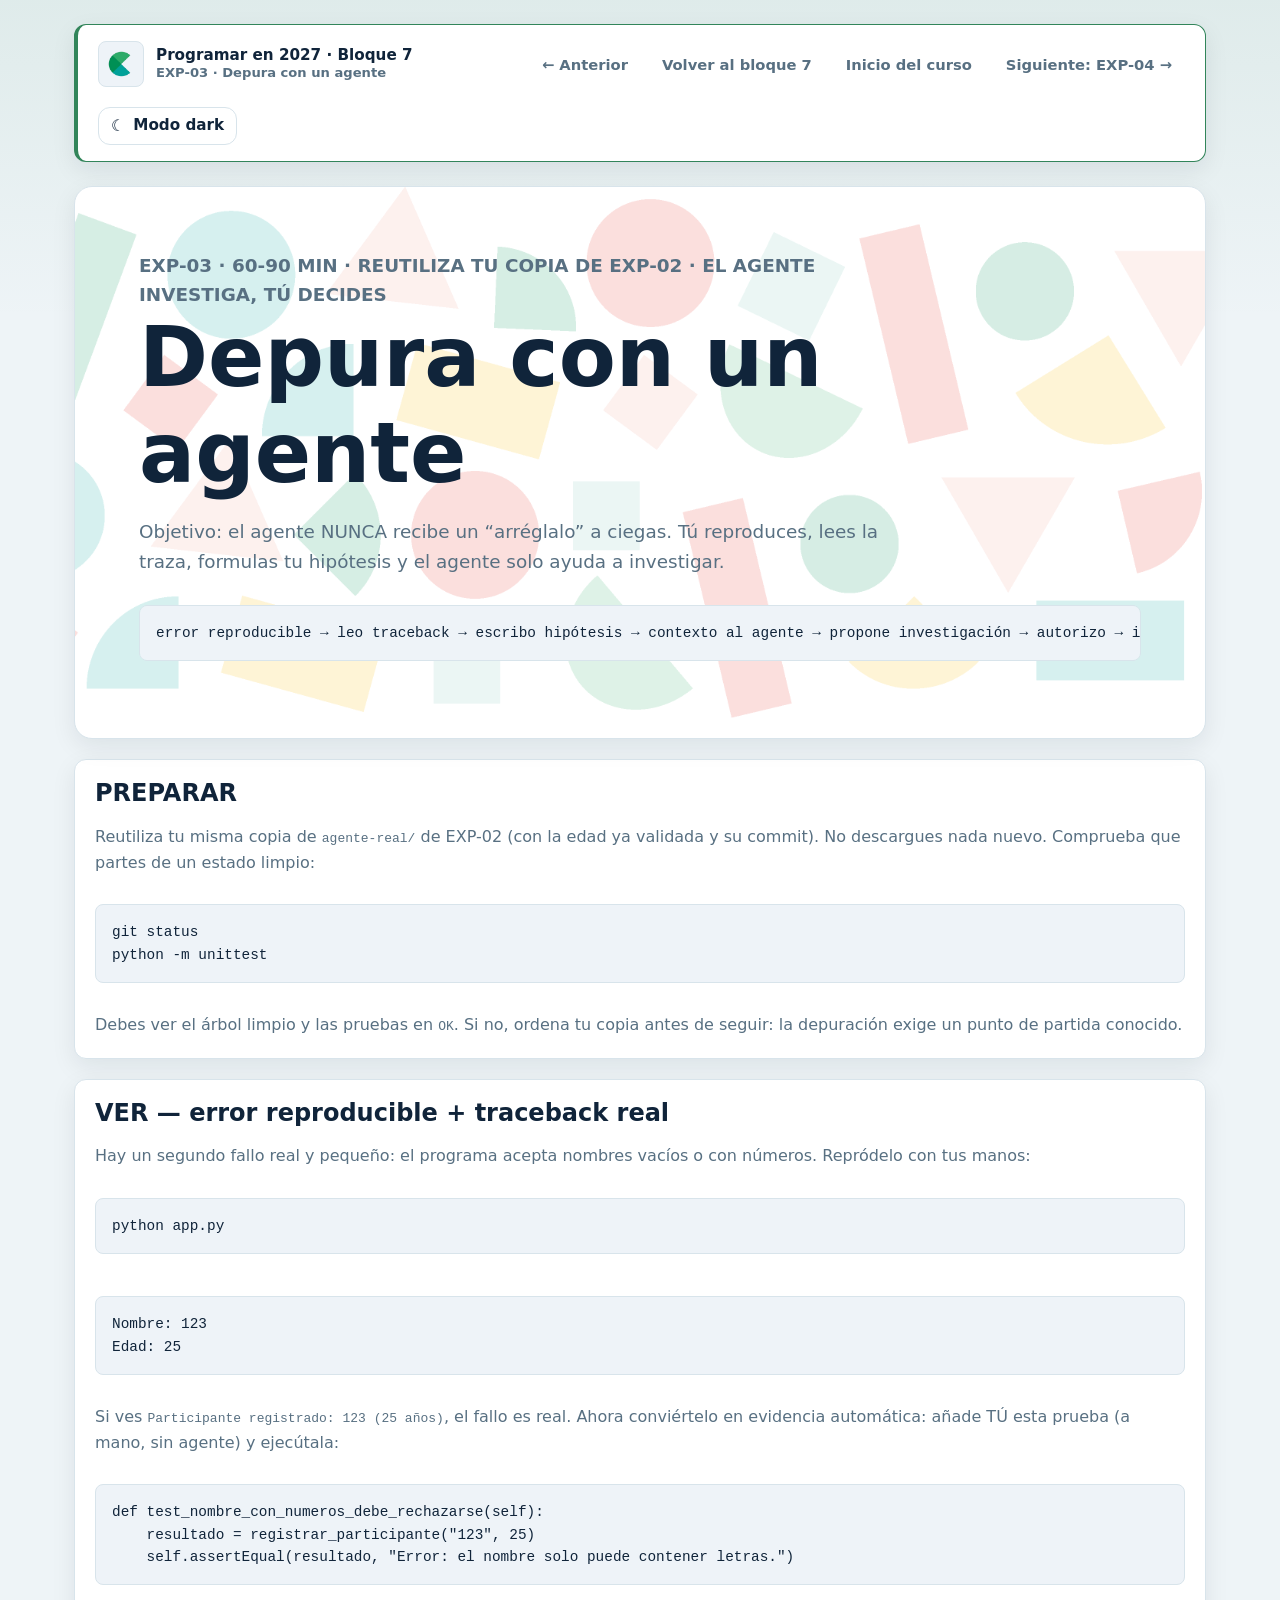
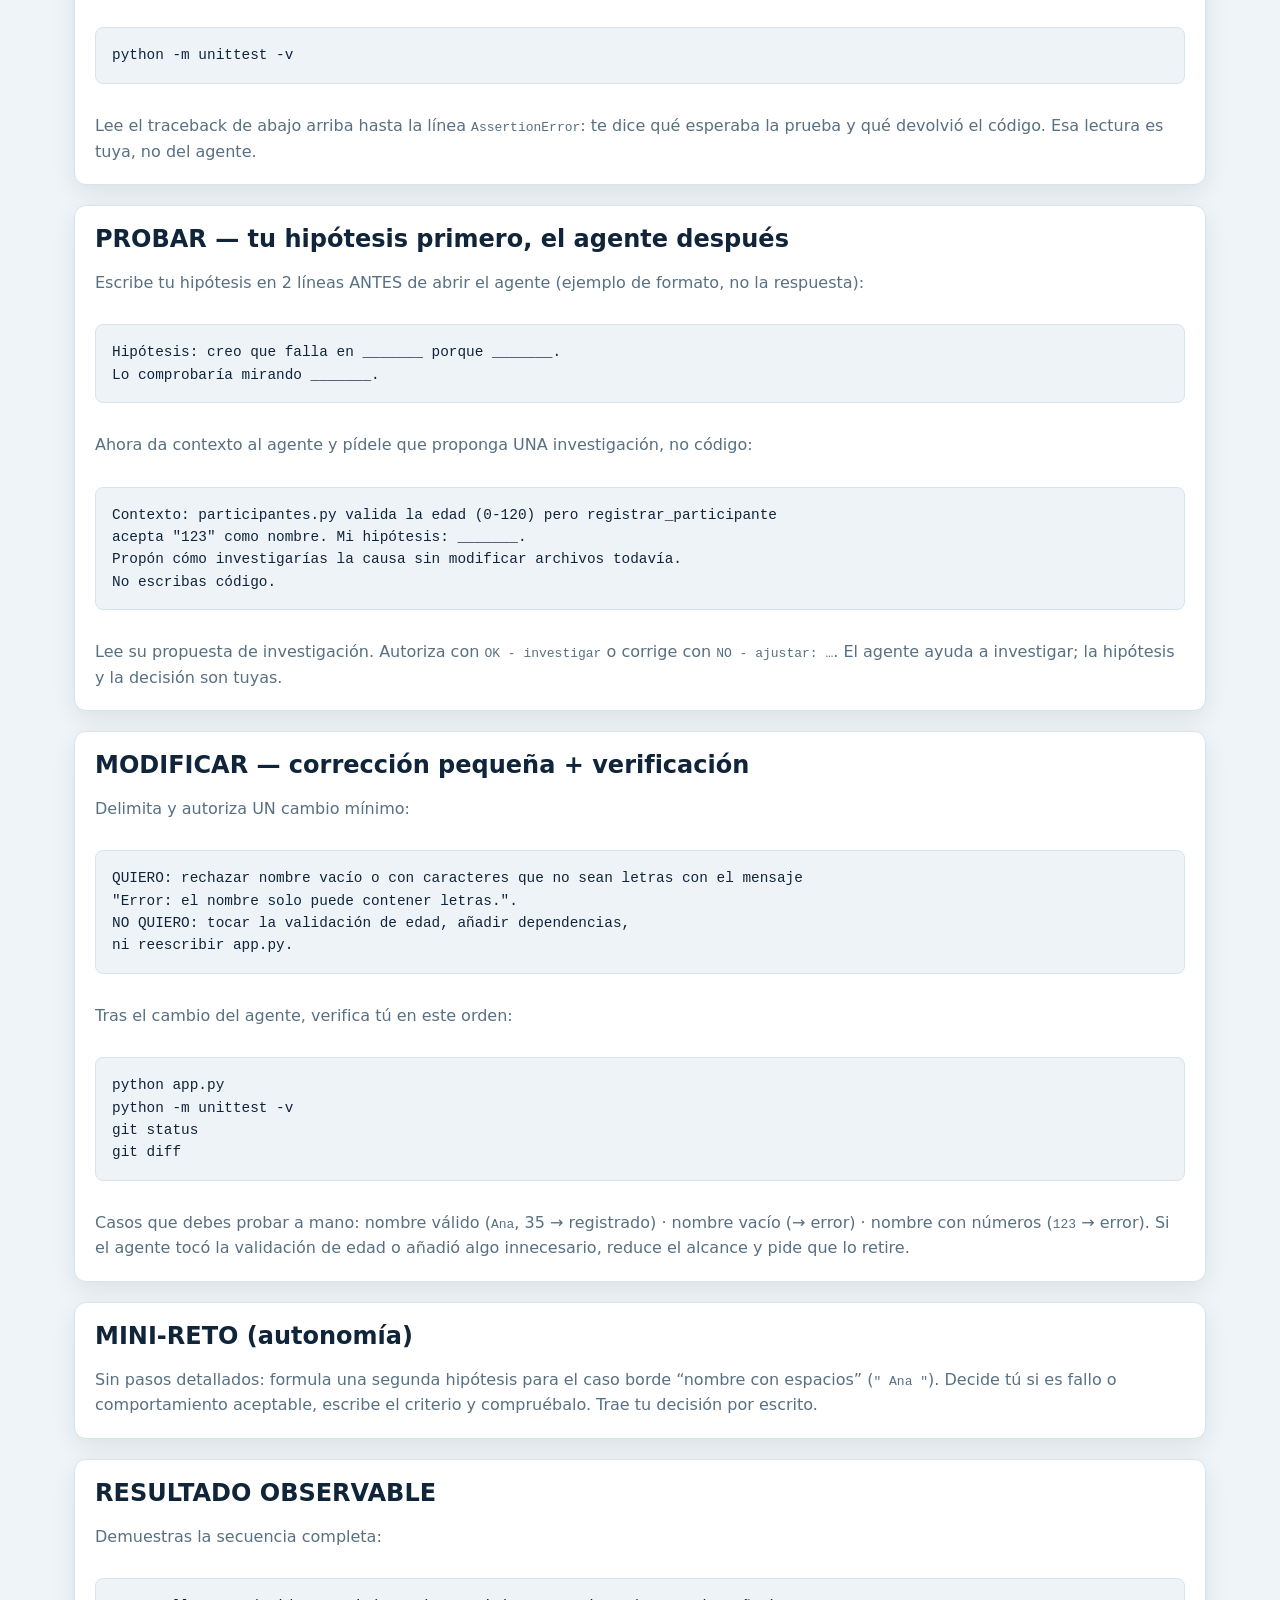
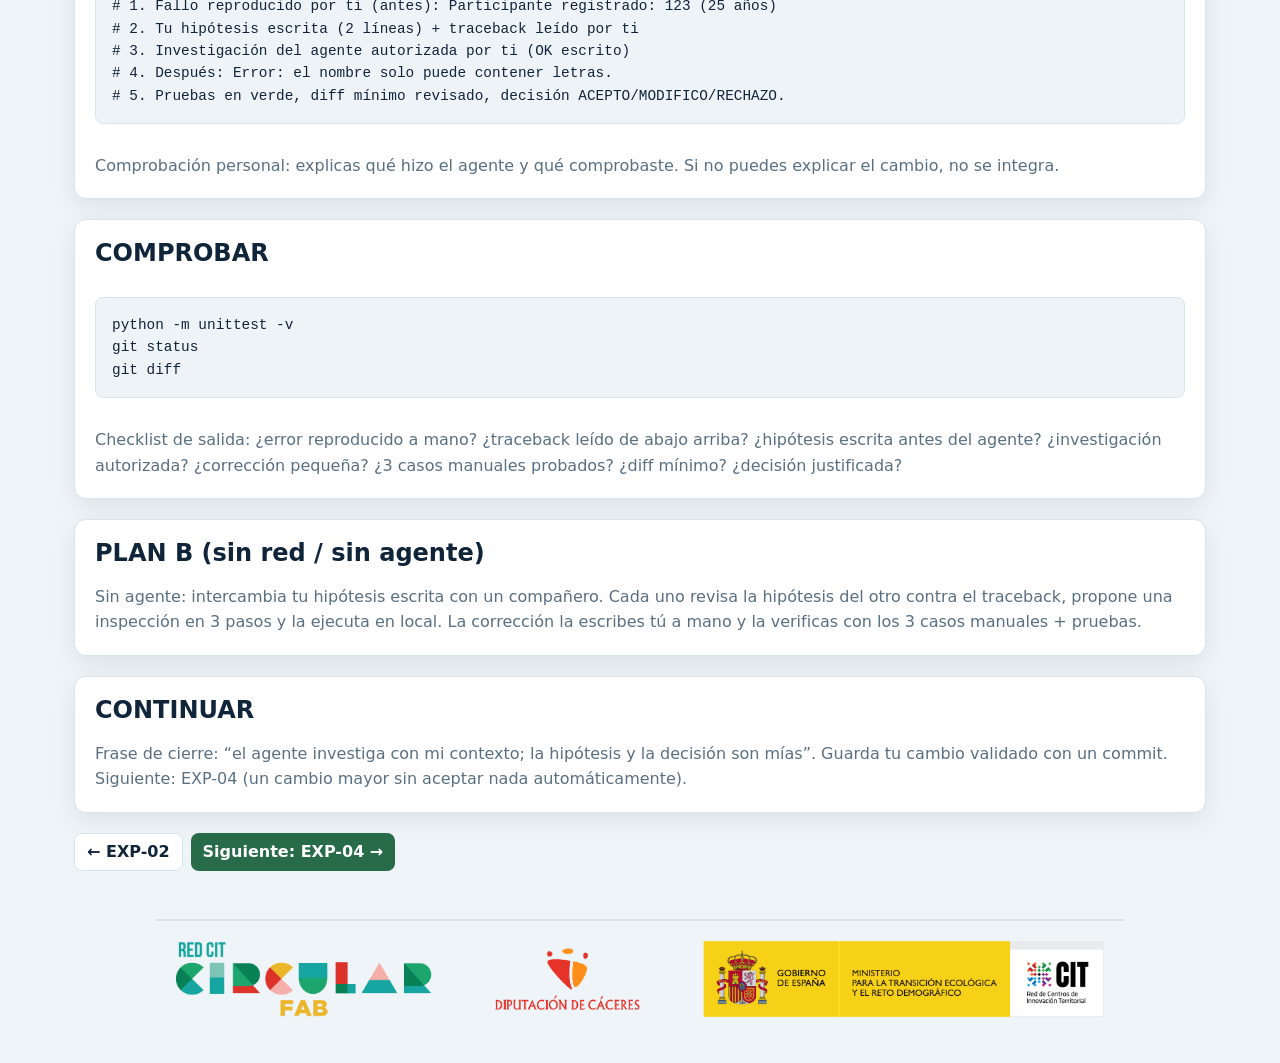
<file: bloques/bloque7/recursos/experiencias/exp-03-depura-con-agente/index.html>
<!doctype html>
<html lang="es" data-theme="light">
<head>
  <meta charset="UTF-8">
  <meta name="viewport" content="width=device-width,initial-scale=1">
  <title>EXP-03 · Depura con un agente</title>
  <link rel="stylesheet" href="../../../../../assets/edusdk-design-system/tokens/tokens.css">
  <link rel="stylesheet" href="../../../../../assets/edusdk-design-system/tokens/semantic-tokens.css">
  <link rel="stylesheet" href="../../../../../assets/edusdk-design-system/components/components.css">
  <link rel="stylesheet" href="../../../../../lab-python-en-accion/style.css">
  <style>
    .lab-hero { overflow: hidden; position: relative; }
    .lab-hero > :not(.lab-pattern) { position: relative; }
    .lab-hero .lab-pattern { height: 100%; inset: 0; mix-blend-mode: multiply; object-fit: cover; opacity: 0.16; pointer-events: none; position: absolute; width: 100%; }
    [data-theme="dark"] .lab-hero .lab-pattern { mix-blend-mode: screen; opacity: 0.10; }
    a.lab-action--primary { color: var(--cf-color-accent-text); }
  </style>
  <script src="../../../../../assets/js/theme-toggle.js" defer></script>
</head>
<body>
  <main class="lab-shell">
    <header class="cf-topbar cf-topbar--course lab-topbar">
      <a class="lab-brand" href="../../../../../inicio.html" aria-label="Volver al curso">
        <img src="../../../../../assets/branding/logo-circular-fab.png" alt="Circular FAB">
        <span><b>Programar en 2027 · Bloque 7</b><span>EXP-03 · Depura con un agente</span></span>
      </a>
      <nav class="cf-nav cf-nav--horizontal lab-nav" aria-label="Navegacion">
        <a class="cf-nav__link" href="../exp-02-agente-en-repo-real/index.html">← Anterior</a>
        <a class="cf-nav__link" href="../../../inicio.html">Volver al bloque 7</a>
        <a class="cf-nav__link" href="../../../../../inicio.html">Inicio del curso</a>
        <a class="cf-nav__link" href="../exp-04-refactor-pruebas-diff/index.html">Siguiente: EXP-04 →</a>
      </nav>
      <button class="cf-button cf-button--secondary theme-toggle" type="button" data-theme-toggle aria-label="Activar modo oscuro" aria-pressed="false">
        <span data-theme-icon aria-hidden="true">&#9790;</span>
        <span data-theme-label>Modo dark</span>
      </button>
    </header>

    <article class="lab-experience">
      <section class="lab-hero">
        <img class="lab-pattern" src="../../../../../assets/edusdk-design-system/fuentes/tramas/Trama_CFab.png" alt="" aria-hidden="true">
        <div class="lab-experience__header">
          <div>
            <p class="lab-kicker">EXP-03 · 60-90 min · Reutiliza tu copia de EXP-02 · El agente investiga, tú decides</p>
            <h1 class="lab-experience__title">Depura con un agente</h1>
          </div>
        </div>
        <p>Objetivo: el agente NUNCA recibe un “arréglalo” a ciegas. Tú reproduces, lees la traza, formulas tu hipótesis y el agente solo ayuda a investigar.</p>
        <pre class="lab-code"><code>error reproducible → leo traceback → escribo hipótesis → contexto al agente → propone investigación → autorizo → inspección → corrección pequeña → ejecución → diff → decisión</code></pre>
      </section>

      <section class="lab-panel">
        <h2>PREPARAR</h2>
        <p>Reutiliza tu misma copia de <code>agente-real/</code> de EXP-02 (con la edad ya validada y su commit). No descargues nada nuevo. Comprueba que partes de un estado limpio:</p>
        <pre class="lab-code"><code>git status
python -m unittest</code></pre>
        <p>Debes ver el árbol limpio y las pruebas en <code>OK</code>. Si no, ordena tu copia antes de seguir: la depuración exige un punto de partida conocido.</p>
      </section>

      <section class="lab-panel">
        <h2>VER — error reproducible + traceback real</h2>
        <p>Hay un segundo fallo real y pequeño: el programa acepta nombres vacíos o con números. Repródelo con tus manos:</p>
        <pre class="lab-code"><code>python app.py</code></pre>
        <pre class="lab-code"><code>Nombre: 123
Edad: 25</code></pre>
        <p>Si ves <code>Participante registrado: 123 (25 años)</code>, el fallo es real. Ahora conviértelo en evidencia automática: añade TÚ esta prueba (a mano, sin agente) y ejecútala:</p>
        <pre class="lab-code"><code>def test_nombre_con_numeros_debe_rechazarse(self):
    resultado = registrar_participante("123", 25)
    self.assertEqual(resultado, "Error: el nombre solo puede contener letras.")</code></pre>
        <pre class="lab-code"><code>python -m unittest -v</code></pre>
        <p>Lee el traceback de abajo arriba hasta la línea <code>AssertionError</code>: te dice qué esperaba la prueba y qué devolvió el código. Esa lectura es tuya, no del agente.</p>
      </section>

      <section class="lab-panel">
        <h2>PROBAR — tu hipótesis primero, el agente después</h2>
        <p>Escribe tu hipótesis en 2 líneas ANTES de abrir el agente (ejemplo de formato, no la respuesta):</p>
        <pre class="lab-code"><code>Hipótesis: creo que falla en _______ porque _______.
Lo comprobaría mirando _______.</code></pre>
        <p>Ahora da contexto al agente y pídele que proponga UNA investigación, no código:</p>
        <pre class="lab-code"><code>Contexto: participantes.py valida la edad (0-120) pero registrar_participante
acepta "123" como nombre. Mi hipótesis: _______.
Propón cómo investigarías la causa sin modificar archivos todavía.
No escribas código.</code></pre>
        <p>Lee su propuesta de investigación. Autoriza con <code>OK - investigar</code> o corrige con <code>NO - ajustar: …</code>. El agente ayuda a investigar; la hipótesis y la decisión son tuyas.</p>
      </section>

      <section class="lab-panel">
        <h2>MODIFICAR — corrección pequeña + verificación</h2>
        <p>Delimita y autoriza UN cambio mínimo:</p>
        <pre class="lab-code"><code>QUIERO: rechazar nombre vacío o con caracteres que no sean letras con el mensaje
"Error: el nombre solo puede contener letras.".
NO QUIERO: tocar la validación de edad, añadir dependencias,
ni reescribir app.py.</code></pre>
        <p>Tras el cambio del agente, verifica tú en este orden:</p>
        <pre class="lab-code"><code>python app.py
python -m unittest -v
git status
git diff</code></pre>
        <p>Casos que debes probar a mano: nombre válido (<code>Ana</code>, 35 → registrado) · nombre vacío (→ error) · nombre con números (<code>123</code> → error). Si el agente tocó la validación de edad o añadió algo innecesario, reduce el alcance y pide que lo retire.</p>
      </section>

      <section class="lab-panel">
        <h2>MINI-RETO (autonomía)</h2>
        <p>Sin pasos detallados: formula una segunda hipótesis para el caso borde “nombre con espacios” (<code>"  Ana  "</code>). Decide tú si es fallo o comportamiento aceptable, escribe el criterio y compruébalo. Trae tu decisión por escrito.</p>
      </section>

      <section class="lab-panel">
        <h2>RESULTADO OBSERVABLE</h2>
        <p>Demuestras la secuencia completa:</p>
        <pre class="lab-code"><code># 1. Fallo reproducido por ti (antes): Participante registrado: 123 (25 años)
# 2. Tu hipótesis escrita (2 líneas) + traceback leído por ti
# 3. Investigación del agente autorizada por ti (OK escrito)
# 4. Después: Error: el nombre solo puede contener letras.
# 5. Pruebas en verde, diff mínimo revisado, decisión ACEPTO/MODIFICO/RECHAZO.</code></pre>
        <p>Comprobación personal: explicas qué hizo el agente y qué comprobaste. Si no puedes explicar el cambio, no se integra.</p>
      </section>

      <section class="lab-panel">
        <h2>COMPROBAR</h2>
        <pre class="lab-code"><code>python -m unittest -v
git status
git diff</code></pre>
        <p>Checklist de salida: ¿error reproducido a mano? ¿traceback leído de abajo arriba? ¿hipótesis escrita antes del agente? ¿investigación autorizada? ¿corrección pequeña? ¿3 casos manuales probados? ¿diff mínimo? ¿decisión justificada?</p>
      </section>

      <section class="lab-panel">
        <h2>PLAN B (sin red / sin agente)</h2>
        <p>Sin agente: intercambia tu hipótesis escrita con un compañero. Cada uno revisa la hipótesis del otro contra el traceback, propone una inspección en 3 pasos y la ejecuta en local. La corrección la escribes tú a mano y la verificas con los 3 casos manuales + pruebas.</p>
      </section>

      <section class="lab-panel">
        <h2>CONTINUAR</h2>
        <p>Frase de cierre: “el agente investiga con mi contexto; la hipótesis y la decisión son mías”. Guarda tu cambio validado con un commit. Siguiente: EXP-04 (un cambio mayor sin aceptar nada automáticamente).</p>
      </section>

      <nav class="lab-pager" aria-label="Anterior y siguiente">
        <a class="lab-action lab-action--secondary" href="../exp-02-agente-en-repo-real/index.html">← EXP-02</a>
        <a class="lab-action lab-action--primary" href="../exp-04-refactor-pruebas-diff/index.html">Siguiente: EXP-04 →</a>
      </nav>
    </article>
  <footer class="corp-band" aria-label="Logos institucionales">
    <img class="corp-band__logo corp-logo--light" src="../../../../../assets/edusdk-design-system/fuentes/logos/Logos_CFAB_2026_con-Ministerio.png" alt="Logos institucionales: Red CIT Circular FAB, Diputación de Cáceres, Gobierno de España Ministerio y CIT" loading="lazy">
    <img class="corp-band__logo corp-logo--dark" src="../../../../../assets/edusdk-design-system/fuentes/logos/Logos_CFAB_2026_con-Ministerio_blanco.png" alt="Logos institucionales: Red CIT Circular FAB, Diputación de Cáceres, Gobierno de España Ministerio y CIT" loading="lazy">
  </footer>
  </main>
</body>
</html>
</file>
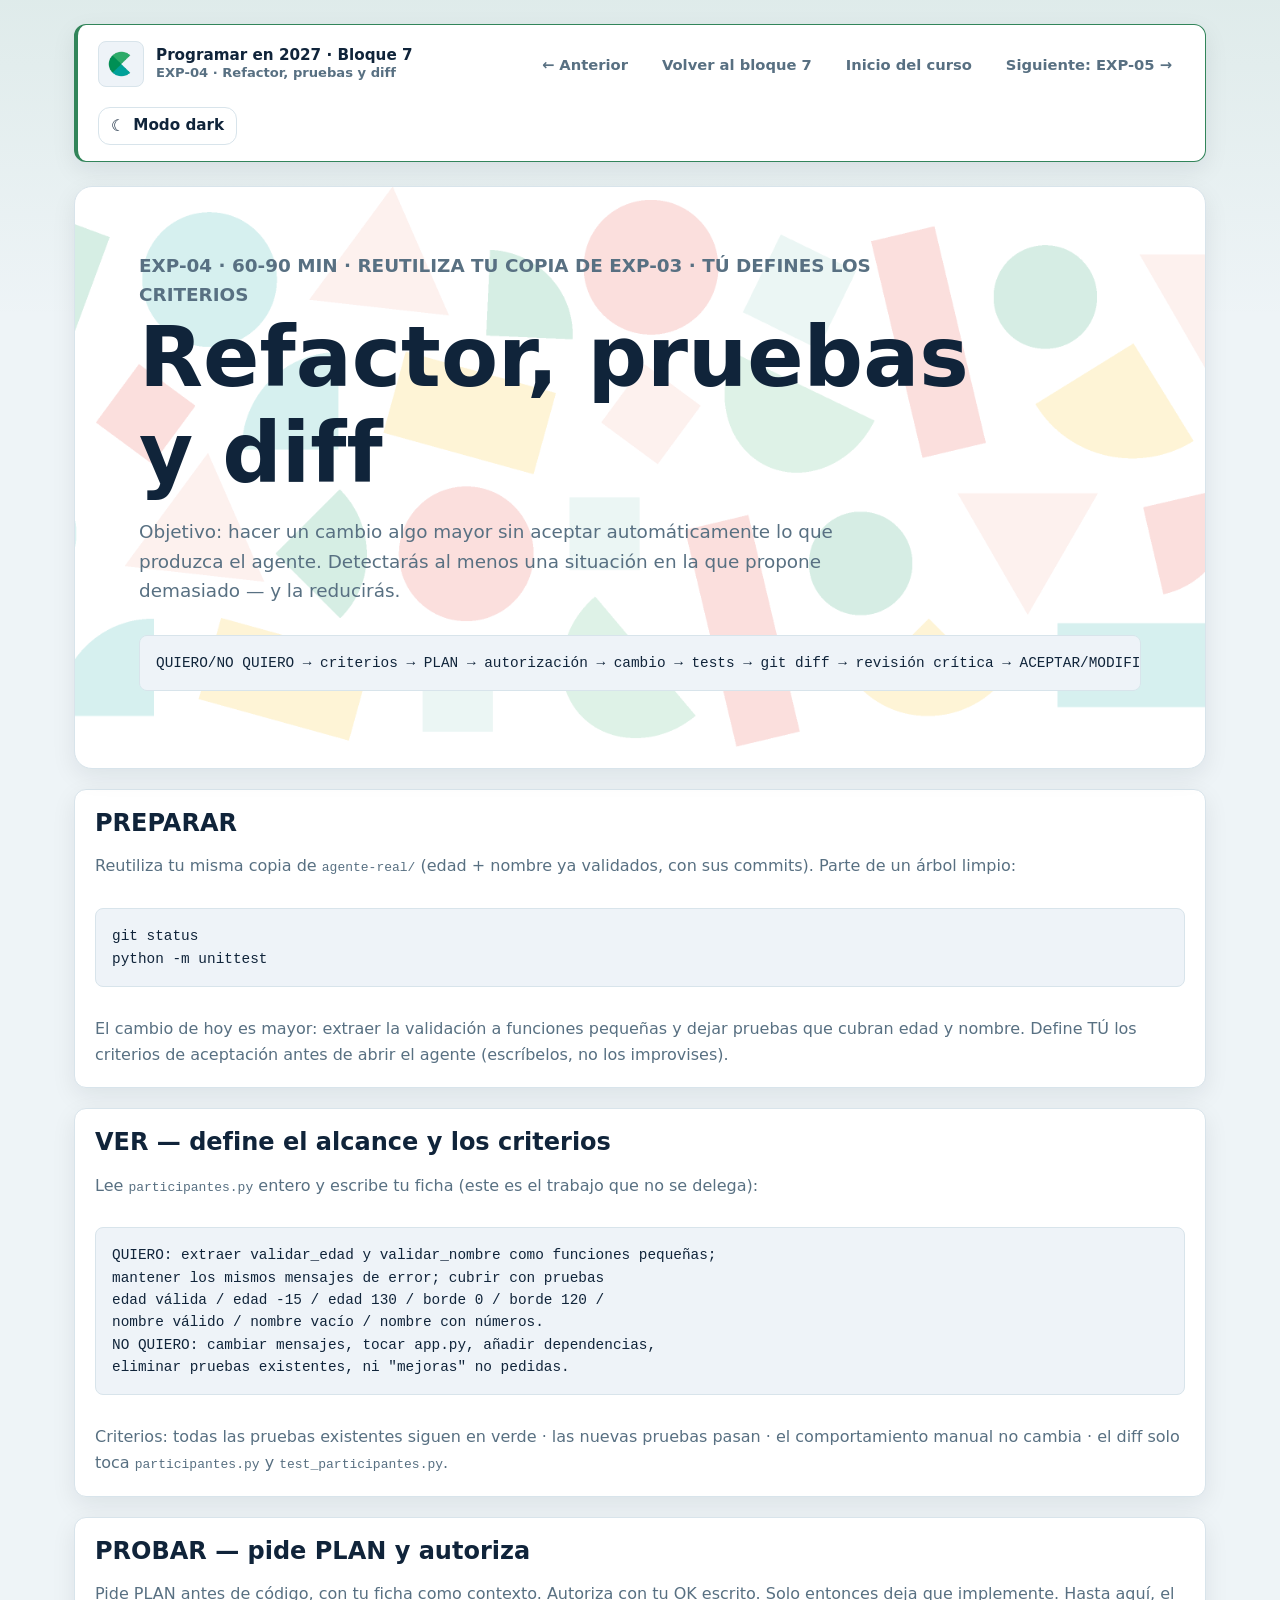
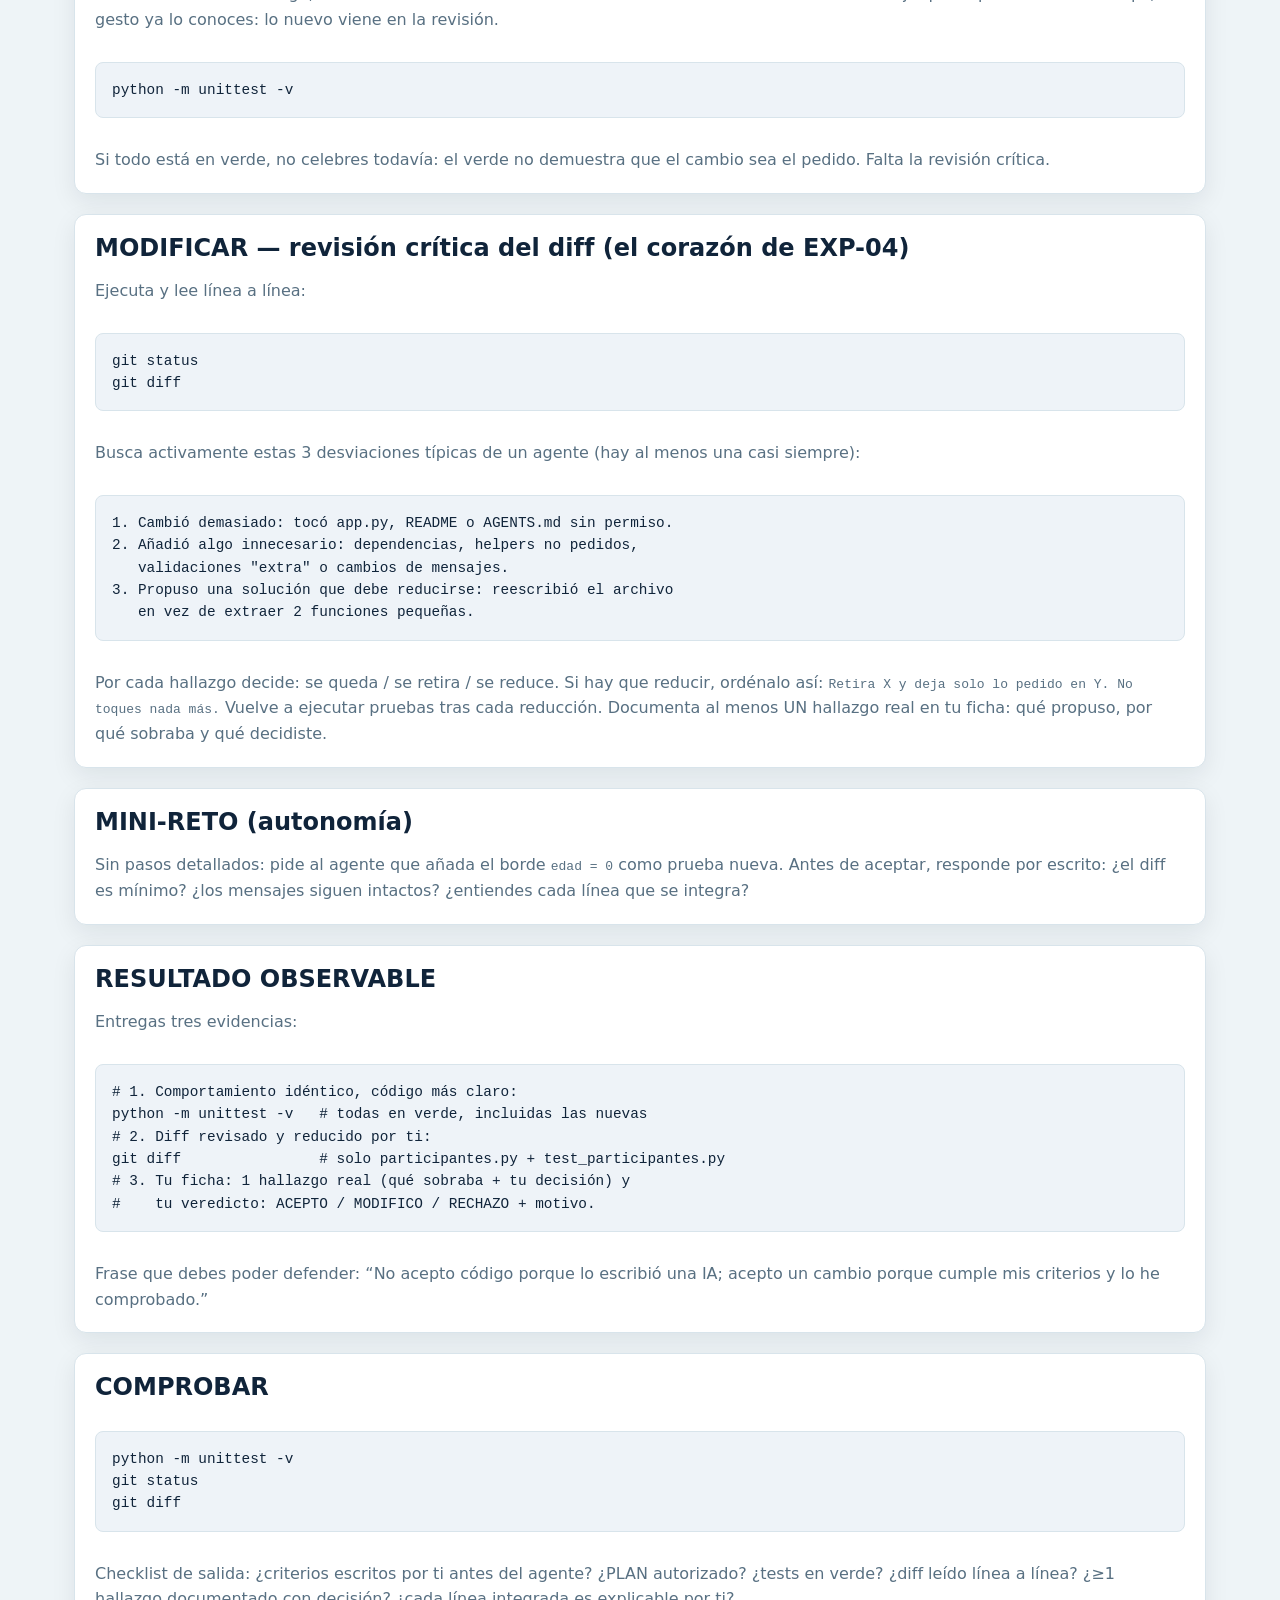
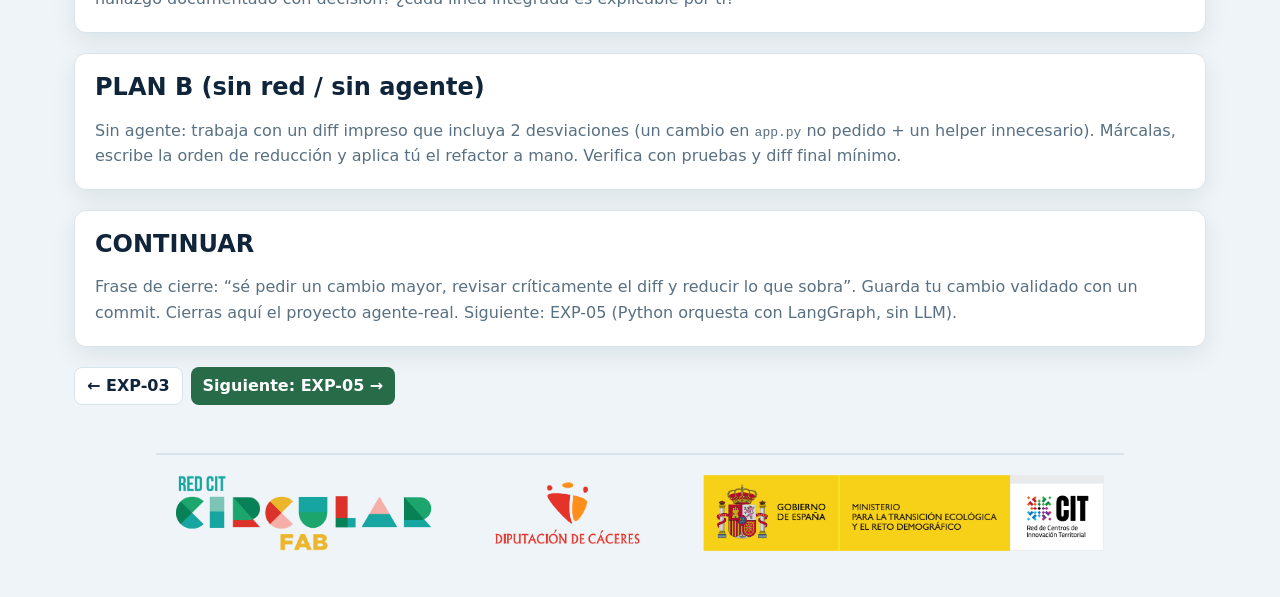
<file: bloques/bloque7/recursos/experiencias/exp-04-refactor-pruebas-diff/index.html>
<!doctype html>
<html lang="es" data-theme="light">
<head>
  <meta charset="UTF-8">
  <meta name="viewport" content="width=device-width,initial-scale=1">
  <title>EXP-04 · Refactor, pruebas y diff</title>
  <link rel="stylesheet" href="../../../../../assets/edusdk-design-system/tokens/tokens.css">
  <link rel="stylesheet" href="../../../../../assets/edusdk-design-system/tokens/semantic-tokens.css">
  <link rel="stylesheet" href="../../../../../assets/edusdk-design-system/components/components.css">
  <link rel="stylesheet" href="../../../../../lab-python-en-accion/style.css">
  <style>
    .lab-hero { overflow: hidden; position: relative; }
    .lab-hero > :not(.lab-pattern) { position: relative; }
    .lab-hero .lab-pattern { height: 100%; inset: 0; mix-blend-mode: multiply; object-fit: cover; opacity: 0.16; pointer-events: none; position: absolute; width: 100%; }
    [data-theme="dark"] .lab-hero .lab-pattern { mix-blend-mode: screen; opacity: 0.10; }
    a.lab-action--primary { color: var(--cf-color-accent-text); }
  </style>
  <script src="../../../../../assets/js/theme-toggle.js" defer></script>
</head>
<body>
  <main class="lab-shell">
    <header class="cf-topbar cf-topbar--course lab-topbar">
      <a class="lab-brand" href="../../../../../inicio.html" aria-label="Volver al curso">
        <img src="../../../../../assets/branding/logo-circular-fab.png" alt="Circular FAB">
        <span><b>Programar en 2027 · Bloque 7</b><span>EXP-04 · Refactor, pruebas y diff</span></span>
      </a>
      <nav class="cf-nav cf-nav--horizontal lab-nav" aria-label="Navegacion">
        <a class="cf-nav__link" href="../exp-03-depura-con-agente/index.html">← Anterior</a>
        <a class="cf-nav__link" href="../../../inicio.html">Volver al bloque 7</a>
        <a class="cf-nav__link" href="../../../../../inicio.html">Inicio del curso</a>
        <a class="cf-nav__link" href="../exp-05-langgraph-orquesta/index.html">Siguiente: EXP-05 →</a>
      </nav>
      <button class="cf-button cf-button--secondary theme-toggle" type="button" data-theme-toggle aria-label="Activar modo oscuro" aria-pressed="false">
        <span data-theme-icon aria-hidden="true">&#9790;</span>
        <span data-theme-label>Modo dark</span>
      </button>
    </header>

    <article class="lab-experience">
      <section class="lab-hero">
        <img class="lab-pattern" src="../../../../../assets/edusdk-design-system/fuentes/tramas/Trama_CFab.png" alt="" aria-hidden="true">
        <div class="lab-experience__header">
          <div>
            <p class="lab-kicker">EXP-04 · 60-90 min · Reutiliza tu copia de EXP-03 · Tú defines los criterios</p>
            <h1 class="lab-experience__title">Refactor, pruebas y diff</h1>
          </div>
        </div>
        <p>Objetivo: hacer un cambio algo mayor sin aceptar automáticamente lo que produzca el agente. Detectarás al menos una situación en la que propone demasiado — y la reducirás.</p>
        <pre class="lab-code"><code>QUIERO/NO QUIERO → criterios → PLAN → autorización → cambio → tests → git diff → revisión crítica → ACEPTAR/MODIFICAR/RECHAZAR</code></pre>
      </section>

      <section class="lab-panel">
        <h2>PREPARAR</h2>
        <p>Reutiliza tu misma copia de <code>agente-real/</code> (edad + nombre ya validados, con sus commits). Parte de un árbol limpio:</p>
        <pre class="lab-code"><code>git status
python -m unittest</code></pre>
        <p>El cambio de hoy es mayor: extraer la validación a funciones pequeñas y dejar pruebas que cubran edad y nombre. Define TÚ los criterios de aceptación antes de abrir el agente (escríbelos, no los improvises).</p>
      </section>

      <section class="lab-panel">
        <h2>VER — define el alcance y los criterios</h2>
        <p>Lee <code>participantes.py</code> entero y escribe tu ficha (este es el trabajo que no se delega):</p>
        <pre class="lab-code"><code>QUIERO: extraer validar_edad y validar_nombre como funciones pequeñas;
mantener los mismos mensajes de error; cubrir con pruebas
edad válida / edad -15 / edad 130 / borde 0 / borde 120 /
nombre válido / nombre vacío / nombre con números.
NO QUIERO: cambiar mensajes, tocar app.py, añadir dependencias,
eliminar pruebas existentes, ni "mejoras" no pedidas.</code></pre>
        <p>Criterios: todas las pruebas existentes siguen en verde · las nuevas pruebas pasan · el comportamiento manual no cambia · el diff solo toca <code>participantes.py</code> y <code>test_participantes.py</code>.</p>
      </section>

      <section class="lab-panel">
        <h2>PROBAR — pide PLAN y autoriza</h2>
        <p>Pide PLAN antes de código, con tu ficha como contexto. Autoriza con tu OK escrito. Solo entonces deja que implemente. Hasta aquí, el gesto ya lo conoces: lo nuevo viene en la revisión.</p>
        <pre class="lab-code"><code>python -m unittest -v</code></pre>
        <p>Si todo está en verde, no celebres todavía: el verde no demuestra que el cambio sea el pedido. Falta la revisión crítica.</p>
      </section>

      <section class="lab-panel">
        <h2>MODIFICAR — revisión crítica del diff (el corazón de EXP-04)</h2>
        <p>Ejecuta y lee línea a línea:</p>
        <pre class="lab-code"><code>git status
git diff</code></pre>
        <p>Busca activamente estas 3 desviaciones típicas de un agente (hay al menos una casi siempre):</p>
        <pre class="lab-code"><code>1. Cambió demasiado: tocó app.py, README o AGENTS.md sin permiso.
2. Añadió algo innecesario: dependencias, helpers no pedidos,
   validaciones "extra" o cambios de mensajes.
3. Propuso una solución que debe reducirse: reescribió el archivo
   en vez de extraer 2 funciones pequeñas.</code></pre>
        <p>Por cada hallazgo decide: se queda / se retira / se reduce. Si hay que reducir, ordénalo así: <code>Retira X y deja solo lo pedido en Y. No toques nada más.</code> Vuelve a ejecutar pruebas tras cada reducción. Documenta al menos UN hallazgo real en tu ficha: qué propuso, por qué sobraba y qué decidiste.</p>
      </section>

      <section class="lab-panel">
        <h2>MINI-RETO (autonomía)</h2>
        <p>Sin pasos detallados: pide al agente que añada el borde <code>edad = 0</code> como prueba nueva. Antes de aceptar, responde por escrito: ¿el diff es mínimo? ¿los mensajes siguen intactos? ¿entiendes cada línea que se integra?</p>
      </section>

      <section class="lab-panel">
        <h2>RESULTADO OBSERVABLE</h2>
        <p>Entregas tres evidencias:</p>
        <pre class="lab-code"><code># 1. Comportamiento idéntico, código más claro:
python -m unittest -v   # todas en verde, incluidas las nuevas
# 2. Diff revisado y reducido por ti:
git diff                # solo participantes.py + test_participantes.py
# 3. Tu ficha: 1 hallazgo real (qué sobraba + tu decisión) y
#    tu veredicto: ACEPTO / MODIFICO / RECHAZO + motivo.</code></pre>
        <p>Frase que debes poder defender: “No acepto código porque lo escribió una IA; acepto un cambio porque cumple mis criterios y lo he comprobado.”</p>
      </section>

      <section class="lab-panel">
        <h2>COMPROBAR</h2>
        <pre class="lab-code"><code>python -m unittest -v
git status
git diff</code></pre>
        <p>Checklist de salida: ¿criterios escritos por ti antes del agente? ¿PLAN autorizado? ¿tests en verde? ¿diff leído línea a línea? ¿≥1 hallazgo documentado con decisión? ¿cada línea integrada es explicable por ti?</p>
      </section>

      <section class="lab-panel">
        <h2>PLAN B (sin red / sin agente)</h2>
        <p>Sin agente: trabaja con un diff impreso que incluya 2 desviaciones (un cambio en <code>app.py</code> no pedido + un helper innecesario). Márcalas, escribe la orden de reducción y aplica tú el refactor a mano. Verifica con pruebas y diff final mínimo.</p>
      </section>

      <section class="lab-panel">
        <h2>CONTINUAR</h2>
        <p>Frase de cierre: “sé pedir un cambio mayor, revisar críticamente el diff y reducir lo que sobra”. Guarda tu cambio validado con un commit. Cierras aquí el proyecto agente-real. Siguiente: EXP-05 (Python orquesta con LangGraph, sin LLM).</p>
      </section>

      <nav class="lab-pager" aria-label="Anterior y siguiente">
        <a class="lab-action lab-action--secondary" href="../exp-03-depura-con-agente/index.html">← EXP-03</a>
        <a class="lab-action lab-action--primary" href="../exp-05-langgraph-orquesta/index.html">Siguiente: EXP-05 →</a>
      </nav>
    </article>
  <footer class="corp-band" aria-label="Logos institucionales">
    <img class="corp-band__logo corp-logo--light" src="../../../../../assets/edusdk-design-system/fuentes/logos/Logos_CFAB_2026_con-Ministerio.png" alt="Logos institucionales: Red CIT Circular FAB, Diputación de Cáceres, Gobierno de España Ministerio y CIT" loading="lazy">
    <img class="corp-band__logo corp-logo--dark" src="../../../../../assets/edusdk-design-system/fuentes/logos/Logos_CFAB_2026_con-Ministerio_blanco.png" alt="Logos institucionales: Red CIT Circular FAB, Diputación de Cáceres, Gobierno de España Ministerio y CIT" loading="lazy">
  </footer>
  </main>
</body>
</html>
</file>
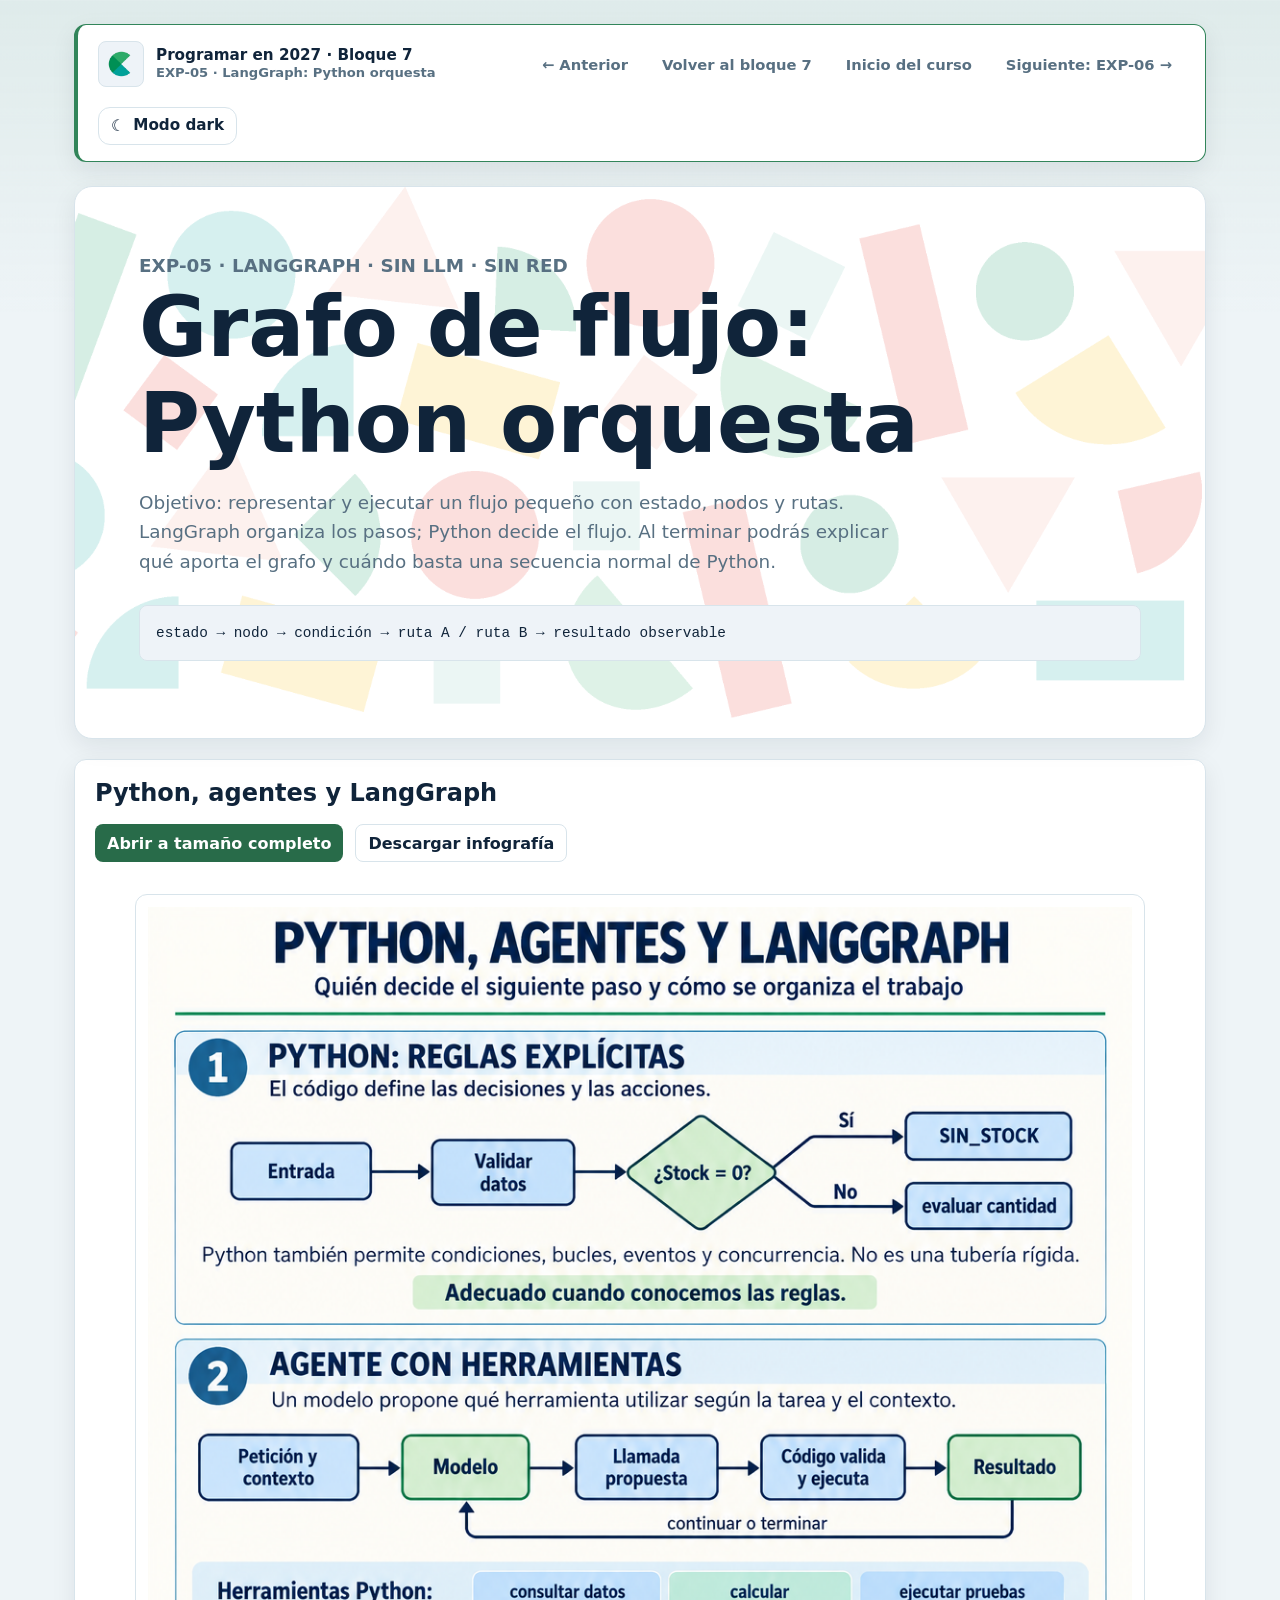
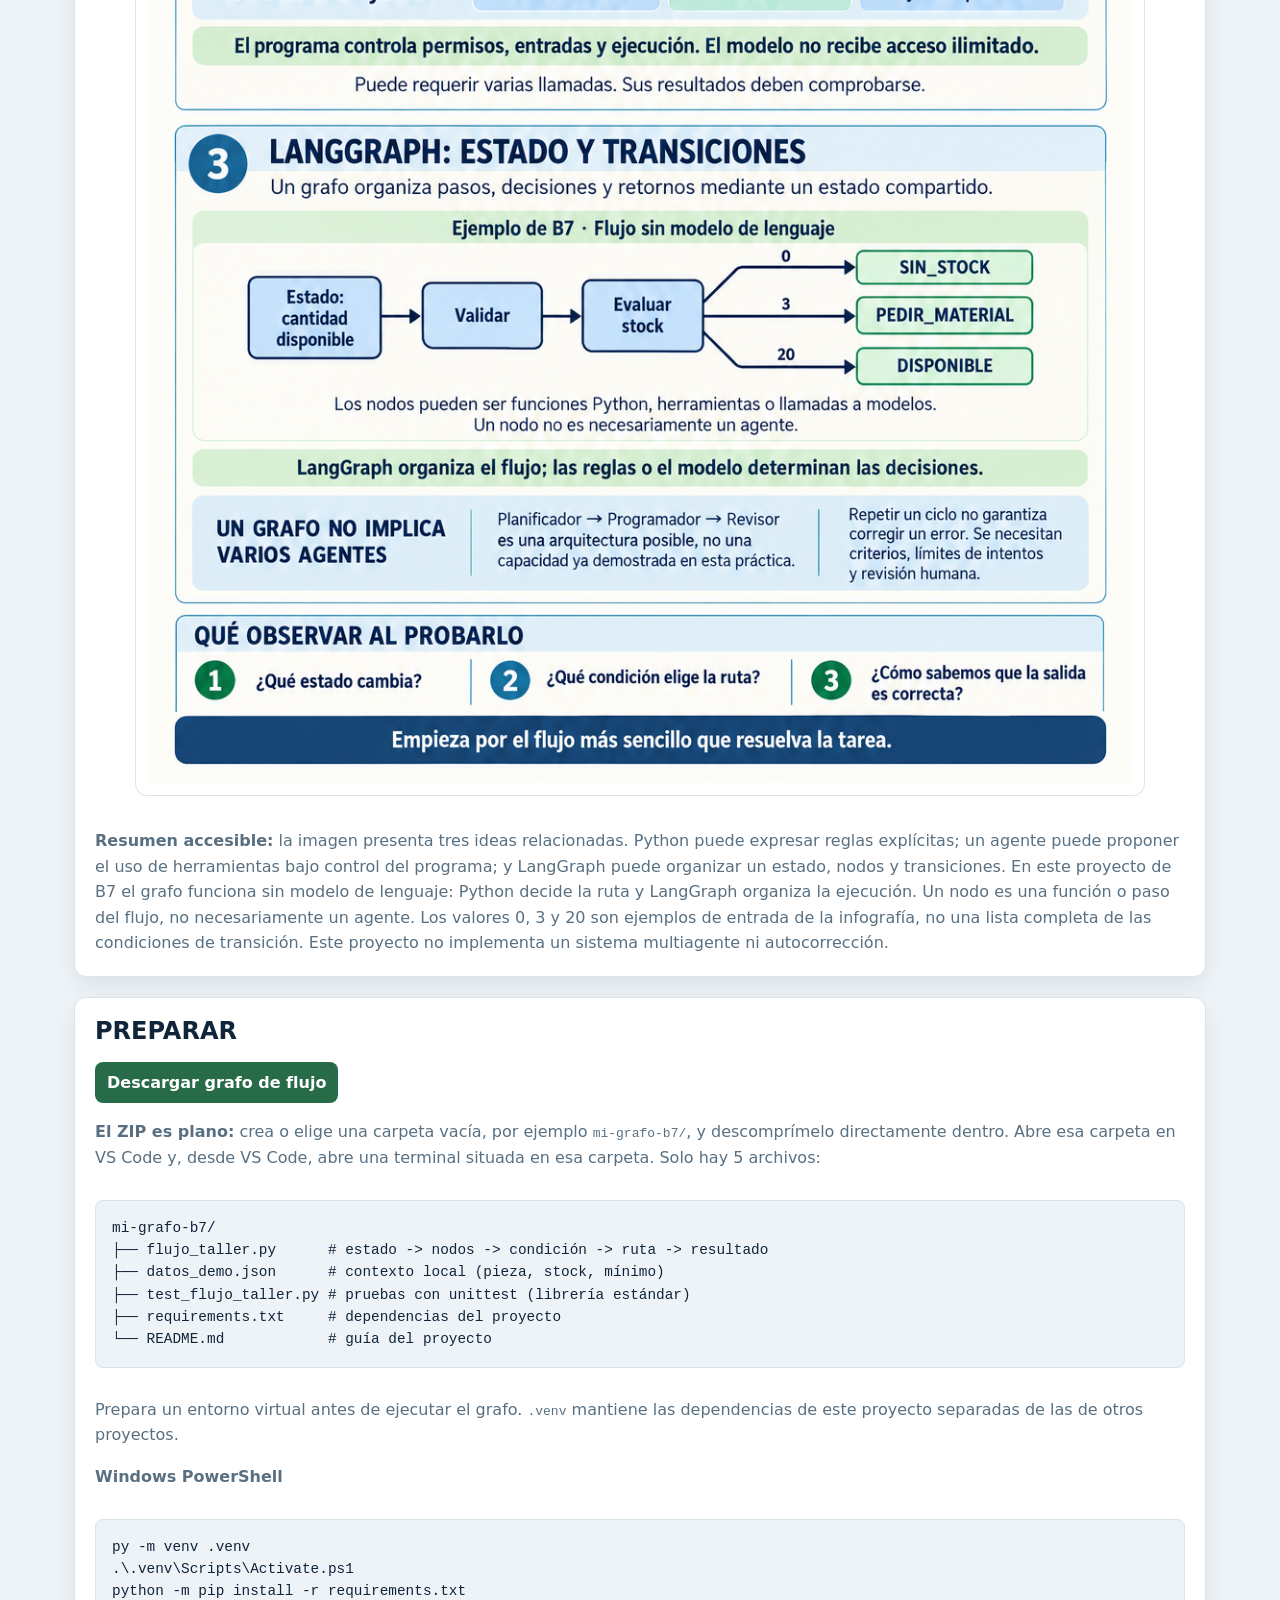
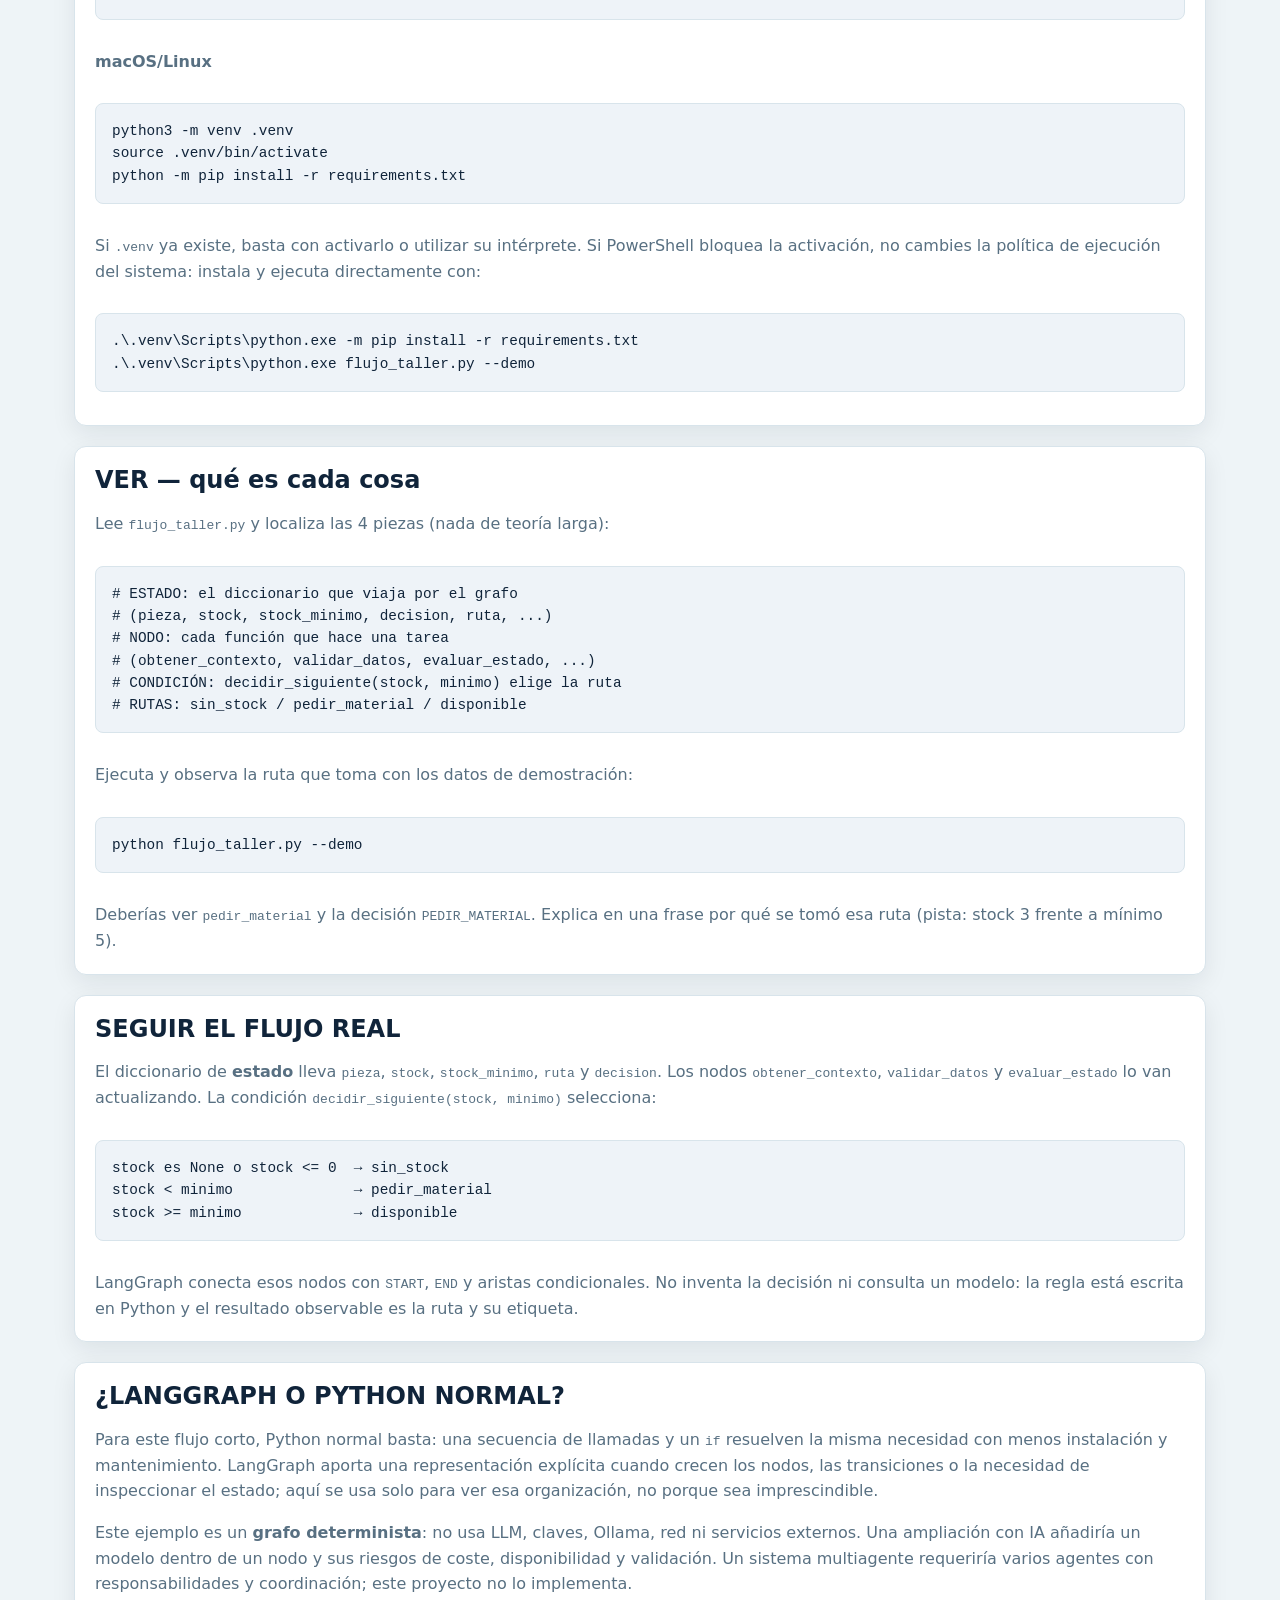
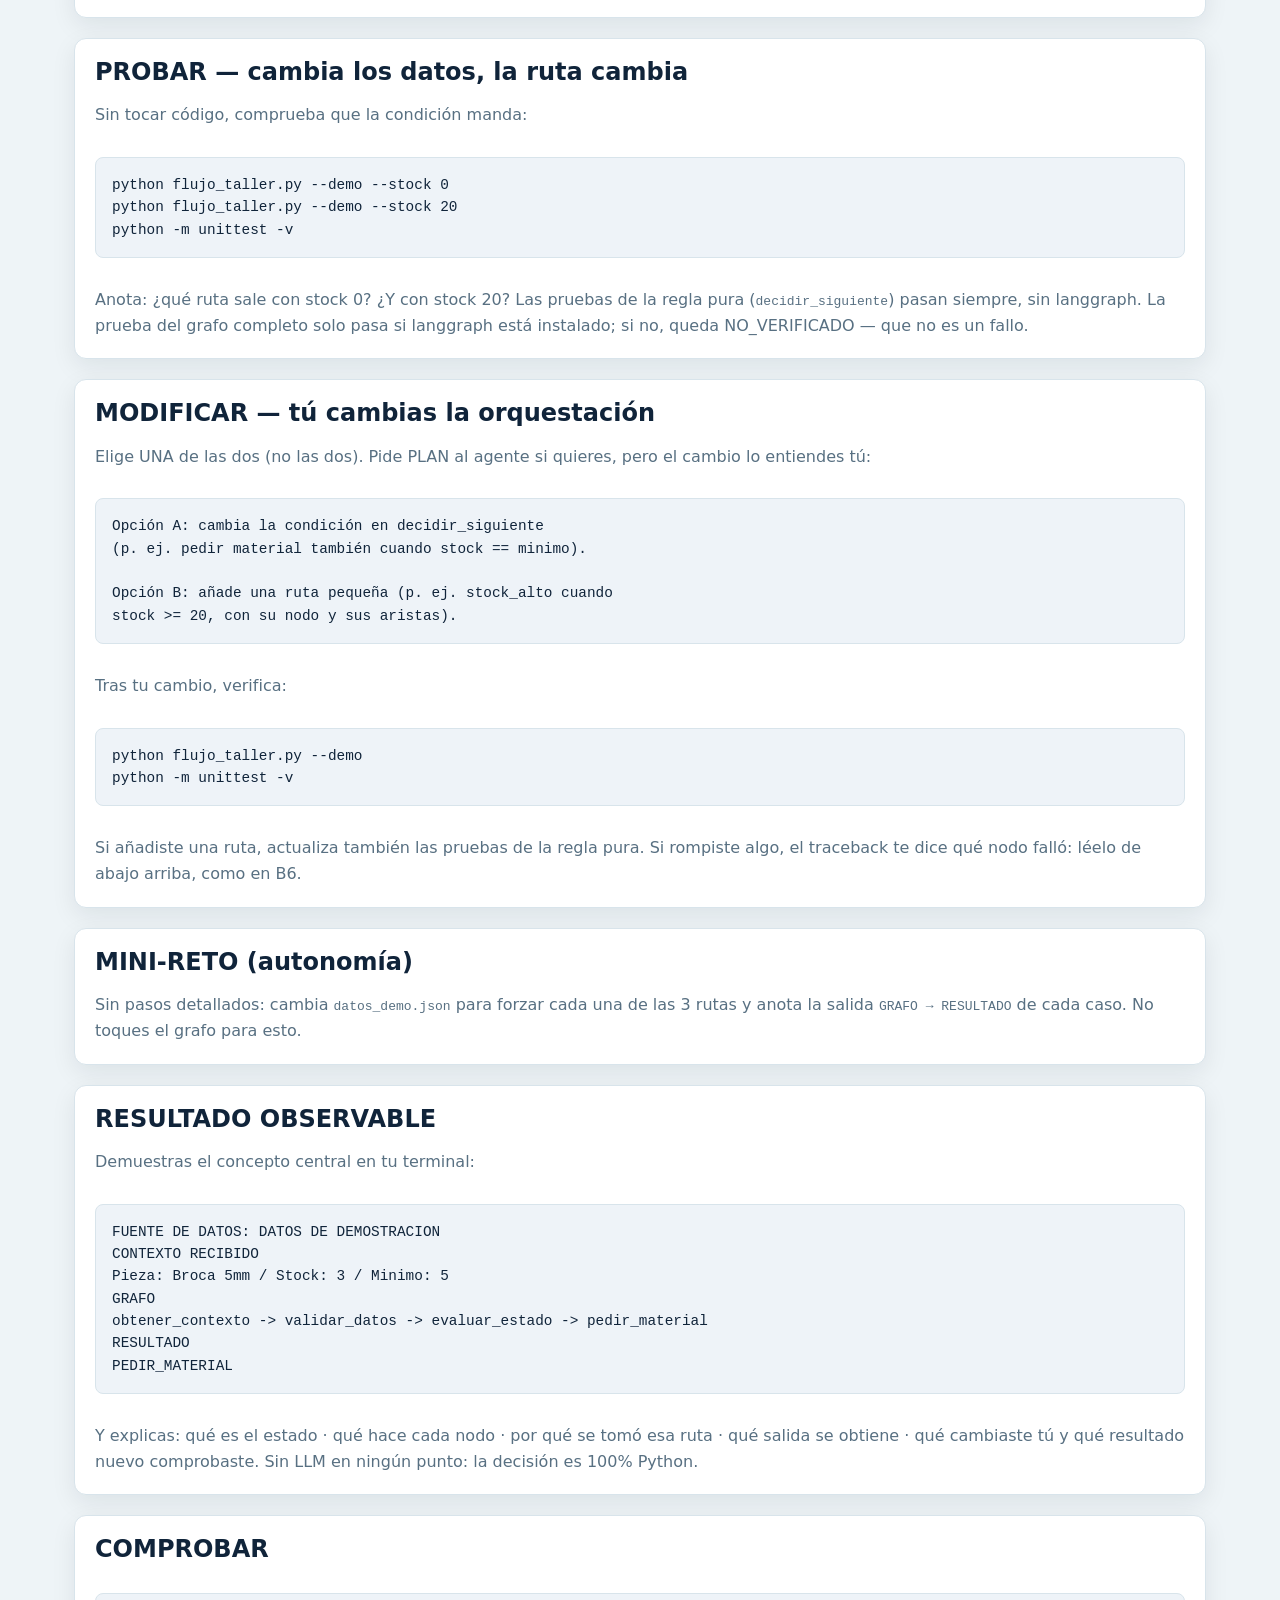
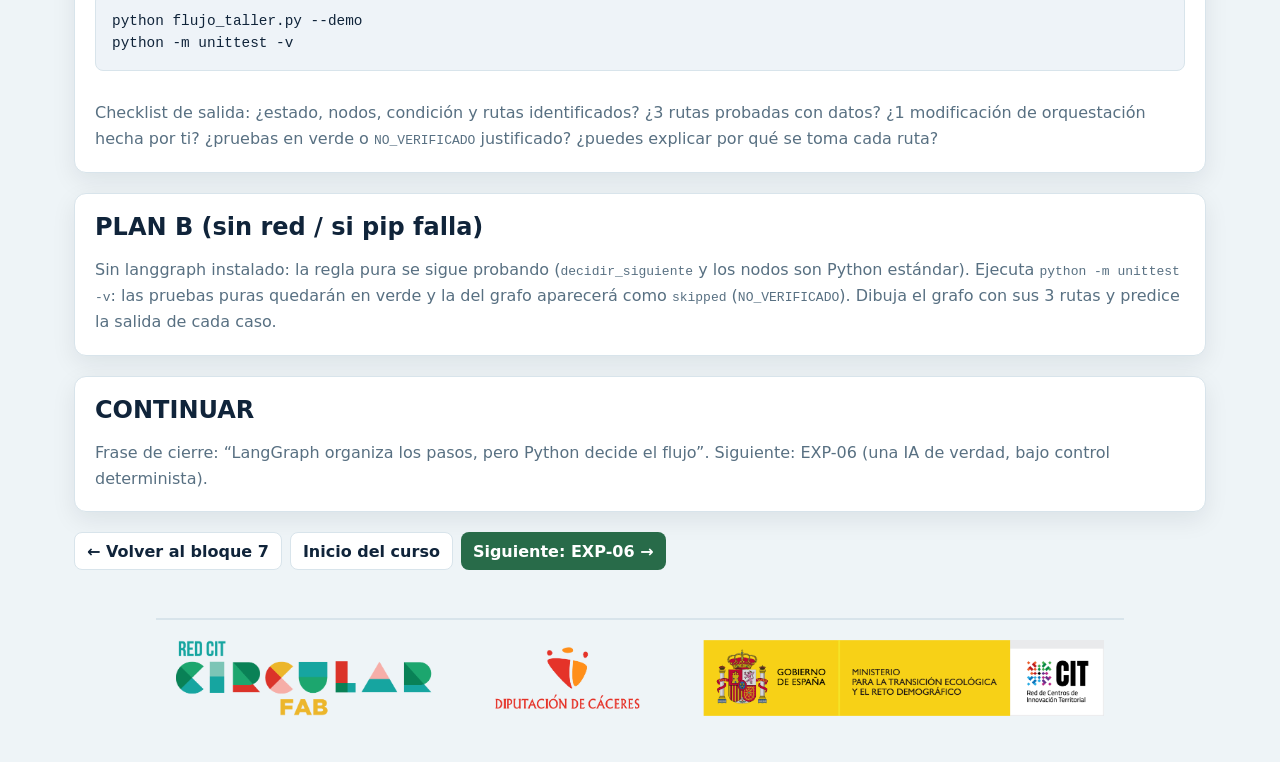
<file: bloques/bloque7/recursos/experiencias/exp-05-langgraph-orquesta/index.html>
<!doctype html>
<html lang="es" data-theme="light">
<head>
  <meta charset="UTF-8">
  <meta name="viewport" content="width=device-width,initial-scale=1">
  <title>EXP-05 · LangGraph: Python orquesta</title>
  <link rel="stylesheet" href="../../../../../assets/edusdk-design-system/tokens/tokens.css">
  <link rel="stylesheet" href="../../../../../assets/edusdk-design-system/tokens/semantic-tokens.css">
  <link rel="stylesheet" href="../../../../../assets/edusdk-design-system/components/components.css">
  <link rel="stylesheet" href="../../../../../lab-python-en-accion/style.css">
  <style>
    .lab-hero { overflow: hidden; position: relative; }
    .lab-hero > :not(.lab-pattern) { position: relative; }
    .lab-hero .lab-pattern { height: 100%; inset: 0; mix-blend-mode: multiply; object-fit: cover; opacity: 0.16; pointer-events: none; position: absolute; width: 100%; }
    [data-theme="dark"] .lab-hero .lab-pattern { mix-blend-mode: screen; opacity: 0.10; }
    a.lab-action--primary { color: var(--cf-color-accent-text); }
    .langgraph-infographic { background: #fff; border: var(--cf-border-width) solid var(--cf-color-border); border-radius: var(--cf-radius-md); padding: var(--cf-space-2); }
    .langgraph-infographic img { display: block; height: auto; max-width: 100%; width: 100%; }
    .langgraph-infographic-actions { align-items: center; display: flex; flex-wrap: wrap; gap: var(--cf-space-2); }
    .langgraph-summary { color: var(--cf-color-text-muted); line-height: 1.6; }
  </style>
  <script src="../../../../../assets/js/theme-toggle.js" defer></script>
</head>
<body>
  <main class="lab-shell">
    <header class="cf-topbar cf-topbar--course lab-topbar">
      <a class="lab-brand" href="../../../../../inicio.html" aria-label="Volver al curso">
        <img src="../../../../../assets/branding/logo-circular-fab.png" alt="Circular FAB">
        <span><b>Programar en 2027 · Bloque 7</b><span>EXP-05 · LangGraph: Python orquesta</span></span>
      </a>
      <nav class="cf-nav cf-nav--horizontal lab-nav" aria-label="Navegacion">
        <a class="cf-nav__link" href="../exp-04-refactor-pruebas-diff/index.html">← Anterior</a>
        <a class="cf-nav__link" href="../../../inicio.html">Volver al bloque 7</a>
        <a class="cf-nav__link" href="../../../../../inicio.html">Inicio del curso</a>
        <a class="cf-nav__link" href="../exp-06-ia-local-bajo-control/index.html">Siguiente: EXP-06 →</a>
      </nav>
      <button class="cf-button cf-button--secondary theme-toggle" type="button" data-theme-toggle aria-label="Activar modo oscuro" aria-pressed="false">
        <span data-theme-icon aria-hidden="true">&#9790;</span>
        <span data-theme-label>Modo dark</span>
      </button>
    </header>

    <article class="lab-experience">
      <section class="lab-hero">
        <img class="lab-pattern" src="../../../../../assets/edusdk-design-system/fuentes/tramas/Trama_CFab.png" alt="" aria-hidden="true">
        <div class="lab-experience__header">
          <div>
            <p class="lab-kicker">EXP-05 · LangGraph · Sin LLM · Sin red</p>
            <h1 class="lab-experience__title">Grafo de flujo: Python orquesta</h1>
          </div>
        </div>
        <p>Objetivo: representar y ejecutar un flujo pequeño con estado, nodos y rutas. LangGraph organiza los pasos; Python decide el flujo. Al terminar podrás explicar qué aporta el grafo y cuándo basta una secuencia normal de Python.</p>
        <pre class="lab-code"><code>estado → nodo → condición → ruta A / ruta B → resultado observable</code></pre>
      </section>

      <section class="lab-panel" aria-labelledby="infografia-langgraph-title">
        <h2 id="infografia-langgraph-title">Python, agentes y LangGraph</h2>
        <div class="langgraph-infographic-actions">
          <a class="lab-action lab-action--primary" href="../../descargas/python-agentes-langgraph.png" target="_blank" rel="noopener">Abrir a tamaño completo</a>
          <a class="lab-action lab-action--secondary" href="../../descargas/python-agentes-langgraph.png" download>Descargar infografía</a>
        </div>
        <figure class="langgraph-infographic">
          <img src="../../descargas/python-agentes-langgraph.png" width="1024" height="1536" alt="Infografía sobre Python, agentes y LangGraph: reglas explícitas en Python, un agente con herramientas y un grafo con estado, nodos y transiciones. El ejemplo de B7 muestra las rutas sin stock, pedir material y disponible, con los valores 0, 3 y 20 como ejemplos de entrada.">
        </figure>
        <p class="langgraph-summary"><strong>Resumen accesible:</strong> la imagen presenta tres ideas relacionadas. Python puede expresar reglas explícitas; un agente puede proponer el uso de herramientas bajo control del programa; y LangGraph puede organizar un estado, nodos y transiciones. En este proyecto de B7 el grafo funciona sin modelo de lenguaje: Python decide la ruta y LangGraph organiza la ejecución. Un nodo es una función o paso del flujo, no necesariamente un agente. Los valores 0, 3 y 20 son ejemplos de entrada de la infografía, no una lista completa de las condiciones de transición. Este proyecto no implementa un sistema multiagente ni autocorrección.</p>
      </section>

      <section class="lab-panel">
        <h2>PREPARAR</h2>
        <p><a class="lab-action lab-action--primary" href="../../../proyecto-b7-langgraph.zip" download>Descargar grafo de flujo</a></p>
        <p><strong>El ZIP es plano:</strong> crea o elige una carpeta vacía, por ejemplo <code>mi-grafo-b7/</code>, y descomprímelo directamente dentro. Abre esa carpeta en VS Code y, desde VS Code, abre una terminal situada en esa carpeta. Solo hay 5 archivos:</p>
        <pre class="lab-code"><code>mi-grafo-b7/
├── flujo_taller.py      # estado -&gt; nodos -&gt; condición -&gt; ruta -&gt; resultado
├── datos_demo.json      # contexto local (pieza, stock, mínimo)
├── test_flujo_taller.py # pruebas con unittest (librería estándar)
├── requirements.txt     # dependencias del proyecto
└── README.md            # guía del proyecto</code></pre>
        <p>Prepara un entorno virtual antes de ejecutar el grafo. <code>.venv</code> mantiene las dependencias de este proyecto separadas de las de otros proyectos.</p>
        <p><strong>Windows PowerShell</strong></p>
        <pre class="lab-code"><code>py -m venv .venv
.\.venv\Scripts\Activate.ps1
python -m pip install -r requirements.txt</code></pre>
        <p><strong>macOS/Linux</strong></p>
        <pre class="lab-code"><code>python3 -m venv .venv
source .venv/bin/activate
python -m pip install -r requirements.txt</code></pre>
        <p>Si <code>.venv</code> ya existe, basta con activarlo o utilizar su intérprete. Si PowerShell bloquea la activación, no cambies la política de ejecución del sistema: instala y ejecuta directamente con:</p>
        <pre class="lab-code"><code>.\.venv\Scripts\python.exe -m pip install -r requirements.txt
.\.venv\Scripts\python.exe flujo_taller.py --demo</code></pre>
      </section>

      <section class="lab-panel">
        <h2>VER — qué es cada cosa</h2>
        <p>Lee <code>flujo_taller.py</code> y localiza las 4 piezas (nada de teoría larga):</p>
        <pre class="lab-code"><code># ESTADO: el diccionario que viaja por el grafo
# (pieza, stock, stock_minimo, decision, ruta, ...)
# NODO: cada función que hace una tarea
# (obtener_contexto, validar_datos, evaluar_estado, ...)
# CONDICIÓN: decidir_siguiente(stock, minimo) elige la ruta
# RUTAS: sin_stock / pedir_material / disponible</code></pre>
        <p>Ejecuta y observa la ruta que toma con los datos de demostración:</p>
        <pre class="lab-code"><code>python flujo_taller.py --demo</code></pre>
        <p>Deberías ver <code>pedir_material</code> y la decisión <code>PEDIR_MATERIAL</code>. Explica en una frase por qué se tomó esa ruta (pista: stock 3 frente a mínimo 5).</p>
      </section>

      <section class="lab-panel">
        <h2>SEGUIR EL FLUJO REAL</h2>
        <p>El diccionario de <strong>estado</strong> lleva <code>pieza</code>, <code>stock</code>, <code>stock_minimo</code>, <code>ruta</code> y <code>decision</code>. Los nodos <code>obtener_contexto</code>, <code>validar_datos</code> y <code>evaluar_estado</code> lo van actualizando. La condición <code>decidir_siguiente(stock, minimo)</code> selecciona:</p>
        <pre class="lab-code"><code>stock es None o stock &lt;= 0  → sin_stock
stock &lt; minimo              → pedir_material
stock &gt;= minimo             → disponible</code></pre>
        <p>LangGraph conecta esos nodos con <code>START</code>, <code>END</code> y aristas condicionales. No inventa la decisión ni consulta un modelo: la regla está escrita en Python y el resultado observable es la ruta y su etiqueta.</p>
      </section>

      <section class="lab-panel">
        <h2>¿LANGGRAPH O PYTHON NORMAL?</h2>
        <p>Para este flujo corto, Python normal basta: una secuencia de llamadas y un <code>if</code> resuelven la misma necesidad con menos instalación y mantenimiento. LangGraph aporta una representación explícita cuando crecen los nodos, las transiciones o la necesidad de inspeccionar el estado; aquí se usa solo para ver esa organización, no porque sea imprescindible.</p>
        <p>Este ejemplo es un <strong>grafo determinista</strong>: no usa LLM, claves, Ollama, red ni servicios externos. Una ampliación con IA añadiría un modelo dentro de un nodo y sus riesgos de coste, disponibilidad y validación. Un sistema multiagente requeriría varios agentes con responsabilidades y coordinación; este proyecto no lo implementa.</p>
      </section>

      <section class="lab-panel">
        <h2>PROBAR — cambia los datos, la ruta cambia</h2>
        <p>Sin tocar código, comprueba que la condición manda:</p>
        <pre class="lab-code"><code>python flujo_taller.py --demo --stock 0
python flujo_taller.py --demo --stock 20
python -m unittest -v</code></pre>
        <p>Anota: ¿qué ruta sale con stock 0? ¿Y con stock 20? Las pruebas de la regla pura (<code>decidir_siguiente</code>) pasan siempre, sin langgraph. La prueba del grafo completo solo pasa si langgraph está instalado; si no, queda NO_VERIFICADO — que no es un fallo.</p>
      </section>

      <section class="lab-panel">
        <h2>MODIFICAR — tú cambias la orquestación</h2>
        <p>Elige UNA de las dos (no las dos). Pide PLAN al agente si quieres, pero el cambio lo entiendes tú:</p>
        <pre class="lab-code"><code>Opción A: cambia la condición en decidir_siguiente
(p. ej. pedir material también cuando stock == minimo).

Opción B: añade una ruta pequeña (p. ej. stock_alto cuando
stock &gt;= 20, con su nodo y sus aristas).</code></pre>
        <p>Tras tu cambio, verifica:</p>
        <pre class="lab-code"><code>python flujo_taller.py --demo
python -m unittest -v</code></pre>
        <p>Si añadiste una ruta, actualiza también las pruebas de la regla pura. Si rompiste algo, el traceback te dice qué nodo falló: léelo de abajo arriba, como en B6.</p>
      </section>

      <section class="lab-panel">
        <h2>MINI-RETO (autonomía)</h2>
        <p>Sin pasos detallados: cambia <code>datos_demo.json</code> para forzar cada una de las 3 rutas y anota la salida <code>GRAFO → RESULTADO</code> de cada caso. No toques el grafo para esto.</p>
      </section>

      <section class="lab-panel">
        <h2>RESULTADO OBSERVABLE</h2>
        <p>Demuestras el concepto central en tu terminal:</p>
        <pre class="lab-code"><code>FUENTE DE DATOS: DATOS DE DEMOSTRACION
CONTEXTO RECIBIDO
Pieza: Broca 5mm / Stock: 3 / Minimo: 5
GRAFO
obtener_contexto -&gt; validar_datos -&gt; evaluar_estado -&gt; pedir_material
RESULTADO
PEDIR_MATERIAL</code></pre>
        <p>Y explicas: qué es el estado · qué hace cada nodo · por qué se tomó esa ruta · qué salida se obtiene · qué cambiaste tú y qué resultado nuevo comprobaste. Sin LLM en ningún punto: la decisión es 100% Python.</p>
      </section>

      <section class="lab-panel">
        <h2>COMPROBAR</h2>
        <pre class="lab-code"><code>python flujo_taller.py --demo
python -m unittest -v</code></pre>
        <p>Checklist de salida: ¿estado, nodos, condición y rutas identificados? ¿3 rutas probadas con datos? ¿1 modificación de orquestación hecha por ti? ¿pruebas en verde o <code>NO_VERIFICADO</code> justificado? ¿puedes explicar por qué se toma cada ruta?</p>
      </section>

      <section class="lab-panel">
        <h2>PLAN B (sin red / si pip falla)</h2>
        <p>Sin langgraph instalado: la regla pura se sigue probando (<code>decidir_siguiente</code> y los nodos son Python estándar). Ejecuta <code>python -m unittest -v</code>: las pruebas puras quedarán en verde y la del grafo aparecerá como <code>skipped</code> (<code>NO_VERIFICADO</code>). Dibuja el grafo con sus 3 rutas y predice la salida de cada caso.</p>
      </section>

      <section class="lab-panel">
        <h2>CONTINUAR</h2>
        <p>Frase de cierre: “LangGraph organiza los pasos, pero Python decide el flujo”. Siguiente: EXP-06 (una IA de verdad, bajo control determinista).</p>
      </section>

      <nav class="lab-pager" aria-label="Anterior y siguiente">
        <a class="lab-action lab-action--secondary" href="../../../inicio.html">← Volver al bloque 7</a>
        <a class="lab-action lab-action--secondary" href="../../../../../inicio.html">Inicio del curso</a>
        <a class="lab-action lab-action--primary" href="../exp-06-ia-local-bajo-control/index.html">Siguiente: EXP-06 →</a>
      </nav>
    </article>
  <footer class="corp-band" aria-label="Logos institucionales">
    <img class="corp-band__logo corp-logo--light" src="../../../../../assets/edusdk-design-system/fuentes/logos/Logos_CFAB_2026_con-Ministerio.png" alt="Logos institucionales: Red CIT Circular FAB, Diputación de Cáceres, Gobierno de España Ministerio y CIT" loading="lazy">
    <img class="corp-band__logo corp-logo--dark" src="../../../../../assets/edusdk-design-system/fuentes/logos/Logos_CFAB_2026_con-Ministerio_blanco.png" alt="Logos institucionales: Red CIT Circular FAB, Diputación de Cáceres, Gobierno de España Ministerio y CIT" loading="lazy">
  </footer>
  </main>
</body>
</html>
</file>
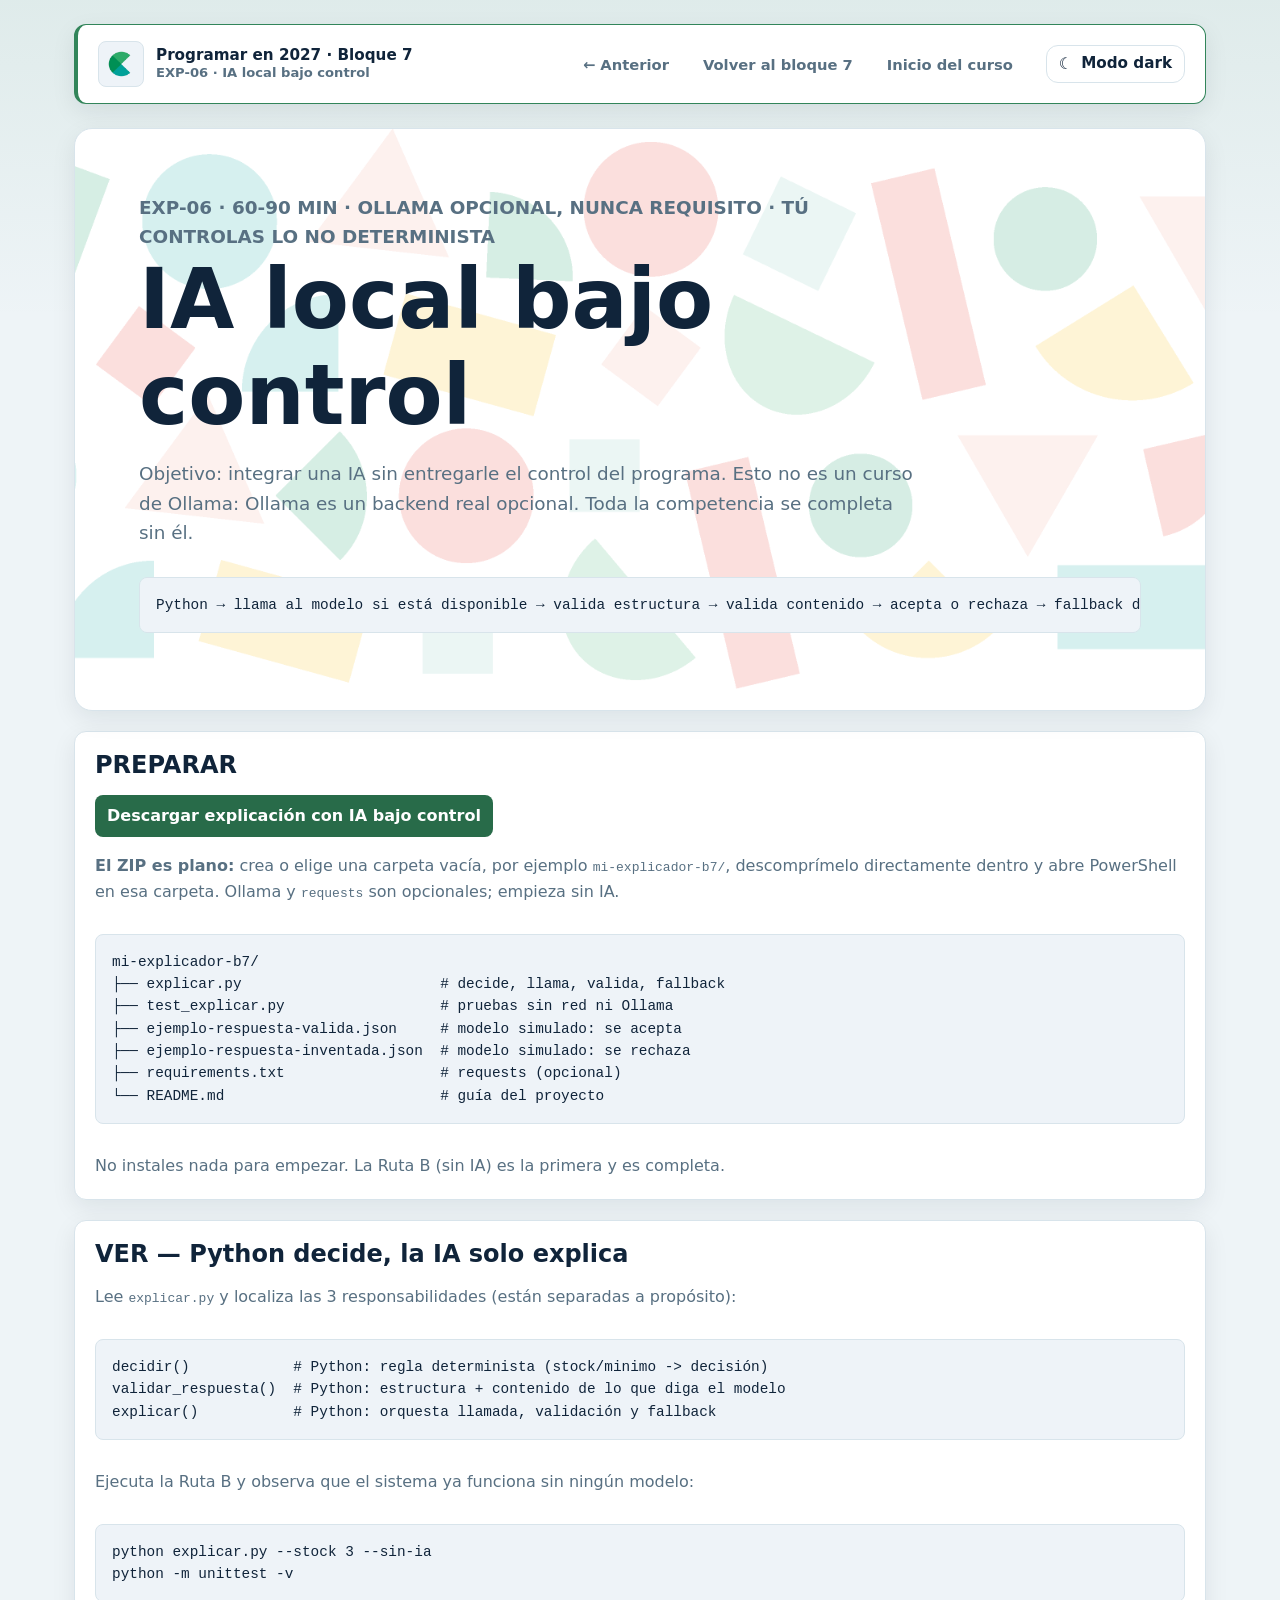
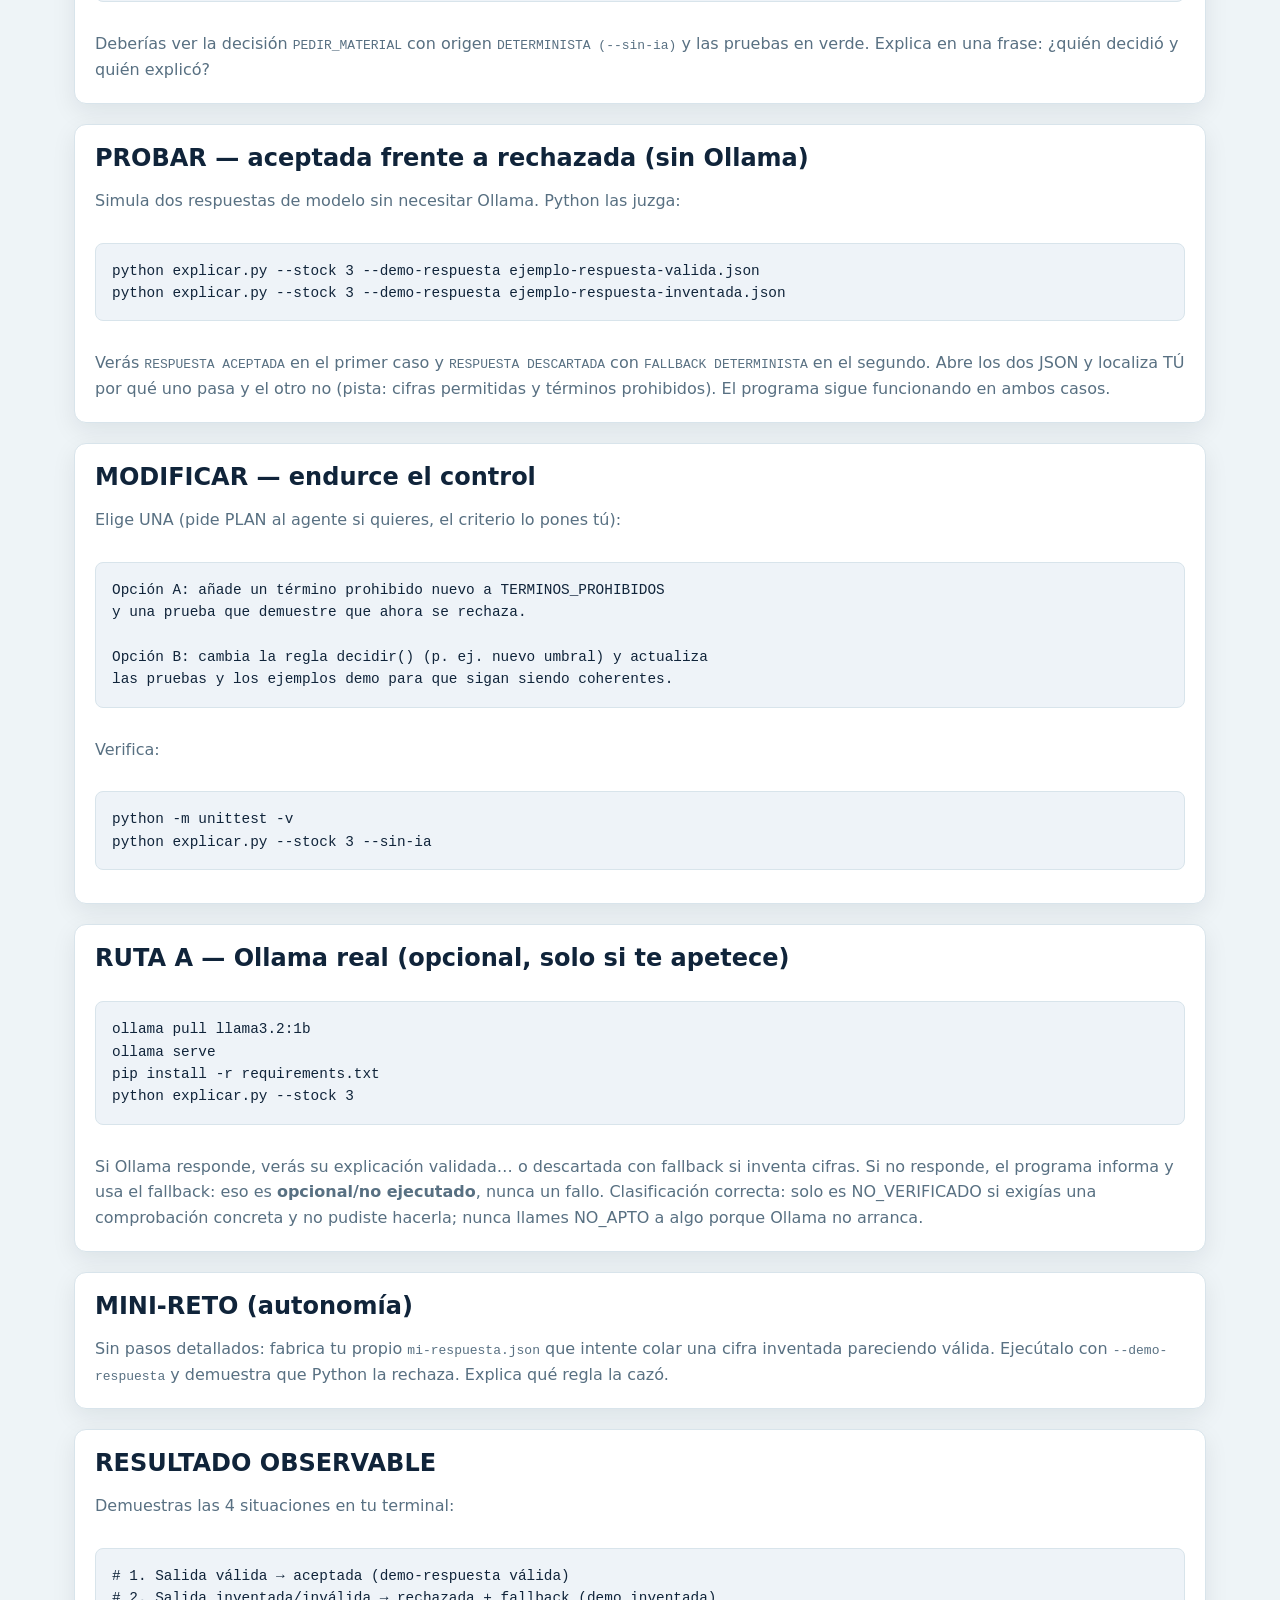
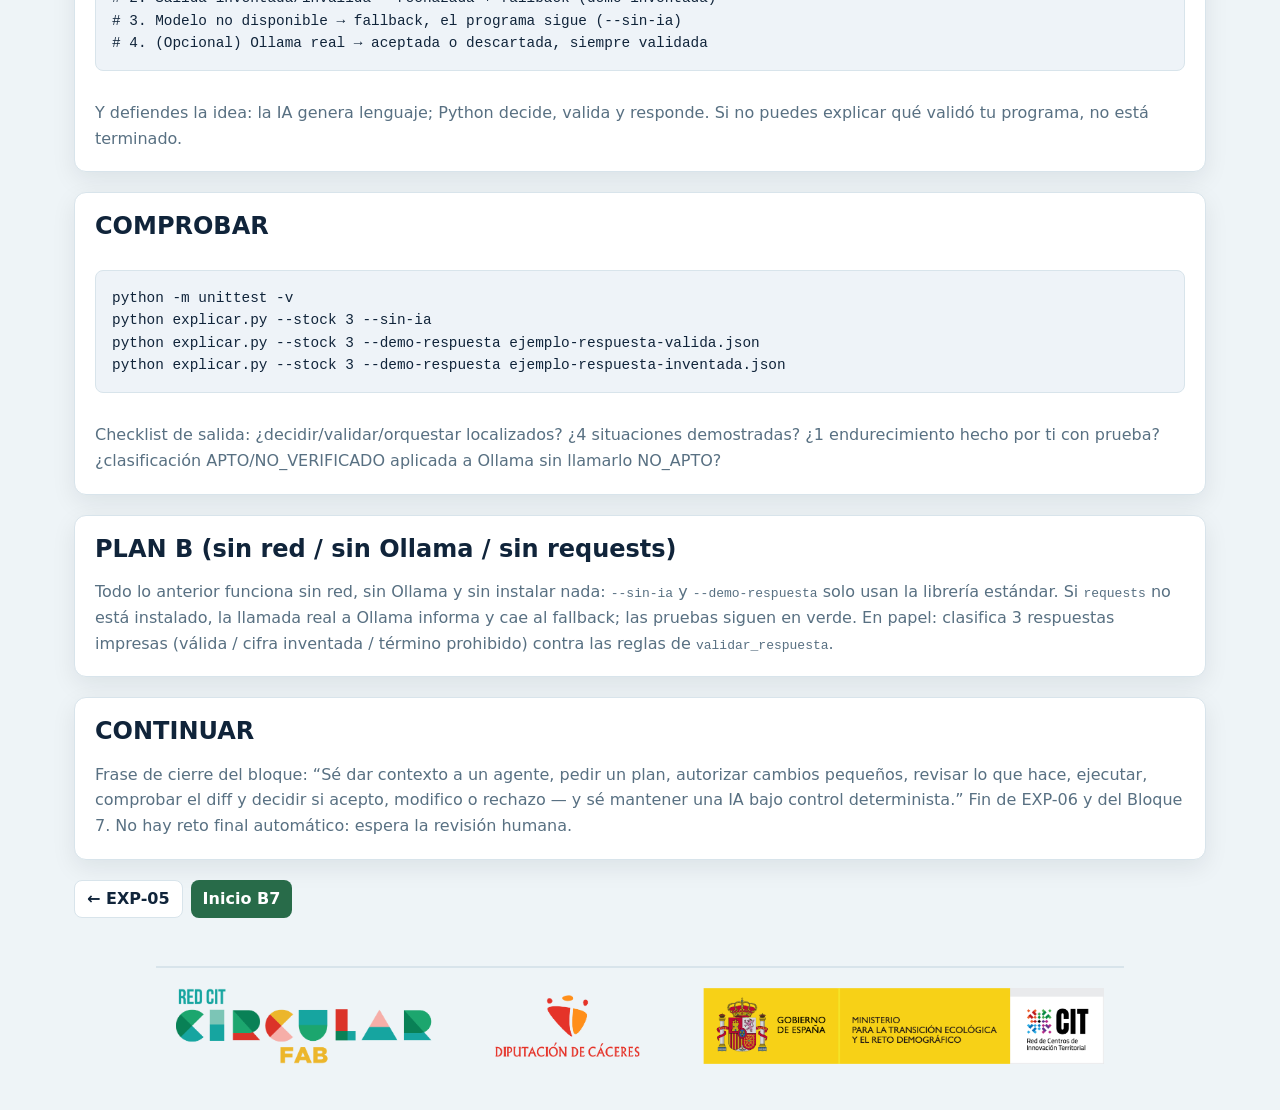
<file: bloques/bloque7/recursos/experiencias/exp-06-ia-local-bajo-control/index.html>
<!doctype html>
<html lang="es" data-theme="light">
<head>
  <meta charset="UTF-8">
  <meta name="viewport" content="width=device-width,initial-scale=1">
  <title>EXP-06 · IA local bajo control</title>
  <link rel="stylesheet" href="../../../../../assets/edusdk-design-system/tokens/tokens.css">
  <link rel="stylesheet" href="../../../../../assets/edusdk-design-system/tokens/semantic-tokens.css">
  <link rel="stylesheet" href="../../../../../assets/edusdk-design-system/components/components.css">
  <link rel="stylesheet" href="../../../../../lab-python-en-accion/style.css">
  <style>
    .lab-hero { overflow: hidden; position: relative; }
    .lab-hero > :not(.lab-pattern) { position: relative; }
    .lab-hero .lab-pattern { height: 100%; inset: 0; mix-blend-mode: multiply; object-fit: cover; opacity: 0.16; pointer-events: none; position: absolute; width: 100%; }
    [data-theme="dark"] .lab-hero .lab-pattern { mix-blend-mode: screen; opacity: 0.10; }
    a.lab-action--primary { color: var(--cf-color-accent-text); }
  </style>
  <script src="../../../../../assets/js/theme-toggle.js" defer></script>
</head>
<body>
  <main class="lab-shell">
    <header class="cf-topbar cf-topbar--course lab-topbar">
      <a class="lab-brand" href="../../../../../inicio.html" aria-label="Volver al curso">
        <img src="../../../../../assets/branding/logo-circular-fab.png" alt="Circular FAB">
        <span><b>Programar en 2027 · Bloque 7</b><span>EXP-06 · IA local bajo control</span></span>
      </a>
      <nav class="cf-nav cf-nav--horizontal lab-nav" aria-label="Navegacion">
        <a class="cf-nav__link" href="../exp-05-langgraph-orquesta/index.html">← Anterior</a>
        <a class="cf-nav__link" href="../../../inicio.html">Volver al bloque 7</a>
        <a class="cf-nav__link" href="../../../../../inicio.html">Inicio del curso</a>
      </nav>
      <button class="cf-button cf-button--secondary theme-toggle" type="button" data-theme-toggle aria-label="Activar modo oscuro" aria-pressed="false">
        <span data-theme-icon aria-hidden="true">&#9790;</span>
        <span data-theme-label>Modo dark</span>
      </button>
    </header>

    <article class="lab-experience">
      <section class="lab-hero">
        <img class="lab-pattern" src="../../../../../assets/edusdk-design-system/fuentes/tramas/Trama_CFab.png" alt="" aria-hidden="true">
        <div class="lab-experience__header">
          <div>
            <p class="lab-kicker">EXP-06 · 60-90 min · Ollama opcional, nunca requisito · Tú controlas lo no determinista</p>
            <h1 class="lab-experience__title">IA local bajo control</h1>
          </div>
        </div>
        <p>Objetivo: integrar una IA sin entregarle el control del programa. Esto no es un curso de Ollama: Ollama es un backend real opcional. Toda la competencia se completa sin él.</p>
        <pre class="lab-code"><code>Python → llama al modelo si está disponible → valida estructura → valida contenido → acepta o rechaza → fallback determinista</code></pre>
      </section>

      <section class="lab-panel">
        <h2>PREPARAR</h2>
        <p><a class="lab-action lab-action--primary" href="../../../proyecto-b7-ia-control.zip" download>Descargar explicación con IA bajo control</a></p>
        <p><strong>El ZIP es plano:</strong> crea o elige una carpeta vacía, por ejemplo <code>mi-explicador-b7/</code>, descomprímelo directamente dentro y abre PowerShell en esa carpeta. Ollama y <code>requests</code> son opcionales; empieza sin IA.</p>
        <pre class="lab-code"><code>mi-explicador-b7/
├── explicar.py                       # decide, llama, valida, fallback
├── test_explicar.py                  # pruebas sin red ni Ollama
├── ejemplo-respuesta-valida.json     # modelo simulado: se acepta
├── ejemplo-respuesta-inventada.json  # modelo simulado: se rechaza
├── requirements.txt                  # requests (opcional)
└── README.md                         # guía del proyecto</code></pre>
        <p>No instales nada para empezar. La Ruta B (sin IA) es la primera y es completa.</p>
      </section>

      <section class="lab-panel">
        <h2>VER — Python decide, la IA solo explica</h2>
        <p>Lee <code>explicar.py</code> y localiza las 3 responsabilidades (están separadas a propósito):</p>
        <pre class="lab-code"><code>decidir()            # Python: regla determinista (stock/minimo -&gt; decisión)
validar_respuesta()  # Python: estructura + contenido de lo que diga el modelo
explicar()           # Python: orquesta llamada, validación y fallback</code></pre>
        <p>Ejecuta la Ruta B y observa que el sistema ya funciona sin ningún modelo:</p>
        <pre class="lab-code"><code>python explicar.py --stock 3 --sin-ia
python -m unittest -v</code></pre>
        <p>Deberías ver la decisión <code>PEDIR_MATERIAL</code> con origen <code>DETERMINISTA (--sin-ia)</code> y las pruebas en verde. Explica en una frase: ¿quién decidió y quién explicó?</p>
      </section>

      <section class="lab-panel">
        <h2>PROBAR — aceptada frente a rechazada (sin Ollama)</h2>
        <p>Simula dos respuestas de modelo sin necesitar Ollama. Python las juzga:</p>
        <pre class="lab-code"><code>python explicar.py --stock 3 --demo-respuesta ejemplo-respuesta-valida.json
python explicar.py --stock 3 --demo-respuesta ejemplo-respuesta-inventada.json</code></pre>
        <p>Verás <code>RESPUESTA ACEPTADA</code> en el primer caso y <code>RESPUESTA DESCARTADA</code> con <code>FALLBACK DETERMINISTA</code> en el segundo. Abre los dos JSON y localiza TÚ por qué uno pasa y el otro no (pista: cifras permitidas y términos prohibidos). El programa sigue funcionando en ambos casos.</p>
      </section>

      <section class="lab-panel">
        <h2>MODIFICAR — endurce el control</h2>
        <p>Elige UNA (pide PLAN al agente si quieres, el criterio lo pones tú):</p>
        <pre class="lab-code"><code>Opción A: añade un término prohibido nuevo a TERMINOS_PROHIBIDOS
y una prueba que demuestre que ahora se rechaza.

Opción B: cambia la regla decidir() (p. ej. nuevo umbral) y actualiza
las pruebas y los ejemplos demo para que sigan siendo coherentes.</code></pre>
        <p>Verifica:</p>
        <pre class="lab-code"><code>python -m unittest -v
python explicar.py --stock 3 --sin-ia</code></pre>
      </section>

      <section class="lab-panel">
        <h2>RUTA A — Ollama real (opcional, solo si te apetece)</h2>
        <pre class="lab-code"><code>ollama pull llama3.2:1b
ollama serve
pip install -r requirements.txt
python explicar.py --stock 3</code></pre>
        <p>Si Ollama responde, verás su explicación validada… o descartada con fallback si inventa cifras. Si no responde, el programa informa y usa el fallback: eso es <strong>opcional/no ejecutado</strong>, nunca un fallo. Clasificación correcta: solo es NO_VERIFICADO si exigías una comprobación concreta y no pudiste hacerla; nunca llames NO_APTO a algo porque Ollama no arranca.</p>
      </section>

      <section class="lab-panel">
        <h2>MINI-RETO (autonomía)</h2>
        <p>Sin pasos detallados: fabrica tu propio <code>mi-respuesta.json</code> que intente colar una cifra inventada pareciendo válida. Ejecútalo con <code>--demo-respuesta</code> y demuestra que Python la rechaza. Explica qué regla la cazó.</p>
      </section>

      <section class="lab-panel">
        <h2>RESULTADO OBSERVABLE</h2>
        <p>Demuestras las 4 situaciones en tu terminal:</p>
        <pre class="lab-code"><code># 1. Salida válida → aceptada (demo-respuesta válida)
# 2. Salida inventada/inválida → rechazada + fallback (demo inventada)
# 3. Modelo no disponible → fallback, el programa sigue (--sin-ia)
# 4. (Opcional) Ollama real → aceptada o descartada, siempre validada</code></pre>
        <p>Y defiendes la idea: la IA genera lenguaje; Python decide, valida y responde. Si no puedes explicar qué validó tu programa, no está terminado.</p>
      </section>

      <section class="lab-panel">
        <h2>COMPROBAR</h2>
        <pre class="lab-code"><code>python -m unittest -v
python explicar.py --stock 3 --sin-ia
python explicar.py --stock 3 --demo-respuesta ejemplo-respuesta-valida.json
python explicar.py --stock 3 --demo-respuesta ejemplo-respuesta-inventada.json</code></pre>
        <p>Checklist de salida: ¿decidir/validar/orquestar localizados? ¿4 situaciones demostradas? ¿1 endurecimiento hecho por ti con prueba? ¿clasificación APTO/NO_VERIFICADO aplicada a Ollama sin llamarlo NO_APTO?</p>
      </section>

      <section class="lab-panel">
        <h2>PLAN B (sin red / sin Ollama / sin requests)</h2>
        <p>Todo lo anterior funciona sin red, sin Ollama y sin instalar nada: <code>--sin-ia</code> y <code>--demo-respuesta</code> solo usan la librería estándar. Si <code>requests</code> no está instalado, la llamada real a Ollama informa y cae al fallback; las pruebas siguen en verde. En papel: clasifica 3 respuestas impresas (válida / cifra inventada / término prohibido) contra las reglas de <code>validar_respuesta</code>.</p>
      </section>

      <section class="lab-panel">
        <h2>CONTINUAR</h2>
        <p>Frase de cierre del bloque: “Sé dar contexto a un agente, pedir un plan, autorizar cambios pequeños, revisar lo que hace, ejecutar, comprobar el diff y decidir si acepto, modifico o rechazo — y sé mantener una IA bajo control determinista.” Fin de EXP-06 y del Bloque 7. No hay reto final automático: espera la revisión humana.</p>
      </section>

      <nav class="lab-pager" aria-label="Anterior y siguiente">
        <a class="lab-action lab-action--secondary" href="../exp-05-langgraph-orquesta/index.html">← EXP-05</a>
        <a class="lab-action lab-action--primary" href="../../../inicio.html">Inicio B7</a>
      </nav>
    </article>
  <footer class="corp-band" aria-label="Logos institucionales">
    <img class="corp-band__logo corp-logo--light" src="../../../../../assets/edusdk-design-system/fuentes/logos/Logos_CFAB_2026_con-Ministerio.png" alt="Logos institucionales: Red CIT Circular FAB, Diputación de Cáceres, Gobierno de España Ministerio y CIT" loading="lazy">
    <img class="corp-band__logo corp-logo--dark" src="../../../../../assets/edusdk-design-system/fuentes/logos/Logos_CFAB_2026_con-Ministerio_blanco.png" alt="Logos institucionales: Red CIT Circular FAB, Diputación de Cáceres, Gobierno de España Ministerio y CIT" loading="lazy">
  </footer>
  </main>
</body>
</html>
</file>
<file: assets/edusdk-design-system/tokens/tokens.css>
﻿:root {
  --cf-brand-green-bright: #4FBB75;
  --cf-brand-green-bright-rgb: 79, 187, 117;

  --cf-brand-green-dark: #32855A;
  --cf-brand-green-dark-rgb: 50, 133, 90;

  --cf-brand-blue-bright: #4CAEA9;
  --cf-brand-blue-bright-rgb: 76, 174, 169;

  --cf-brand-yellow-bright: #E5B51A;
  --cf-brand-yellow-bright-rgb: 229, 181, 26;

  --cf-brand-red-bright: #C7362E;
  --cf-brand-red-bright-rgb: 199, 54, 46;

  --cf-brand-pink-pale-intense: #F1B3AA;
  --cf-brand-pink-pale-intense-rgb: 241, 179, 170;
}
</file>
<file: assets/edusdk-design-system/components/components.css>
﻿.cf-button,
.theme-toggle,
.cf-card,
.cf-panel,
.cf-chip,
.cf-topbar,
.cf-nav,
.cf-progress,
.cf-alert,
.cf-question,
.cf-answer,
.cf-feedback,
.cf-center-hero,
.cf-footer {
  box-sizing: border-box;
}

.cf-button {
  align-items: center;
  border: var(--cf-border-width) solid var(--cf-color-border);
  border-radius: var(--cf-radius-md);
  cursor: pointer;
  display: inline-flex;
  font-family: var(--cf-font-label);
  font-size: 0.95rem;
  font-weight: 700;
  gap: var(--cf-space-1);
  justify-content: center;
  line-height: 1;
  min-height: 44px;
  padding: var(--cf-space-2) var(--cf-space-4);
  text-decoration: none;
  transition: background-color 160ms ease, border-color 160ms ease, color 160ms ease, transform 120ms ease;
}

.cf-button:hover {
  transform: translateY(-1px);
}

.cf-button:active {
  transform: translateY(0);
}

.cf-button:focus-visible,
.theme-toggle:focus-visible,
.cf-card--interactive:focus-visible,
.cf-card--media a:focus-visible,
.cf-nav__link:focus-visible,
.cf-answer:focus-visible,
.cf-footer a:focus-visible {
  outline: 3px solid var(--cf-color-focus);
  outline-offset: 3px;
}

.cf-button:disabled,
.cf-button[aria-disabled="true"] {
  cursor: not-allowed;
  opacity: 0.58;
  transform: none;
}

.theme-toggle {
  white-space: nowrap;
}

.theme-toggle [data-theme-icon] {
  display: inline-flex;
  font-size: 1.05em;
  line-height: 1;
}

.cf-button--primary {
  background: var(--cf-color-accent-hover);
  border-color: var(--cf-color-accent-hover);
  color: var(--cf-color-accent-text);
}

.cf-button--primary:hover {
  background: var(--cf-color-accent-hover);
  border-color: var(--cf-color-accent-hover);
}

.cf-button--secondary {
  background: var(--cf-color-surface);
  color: var(--cf-color-text);
}

.cf-button--secondary:hover {
  background: var(--cf-color-surface-raised);
  border-color: var(--cf-color-accent);
}

.cf-button--ghost {
  background: transparent;
  border-color: transparent;
  color: var(--cf-color-text);
}

.cf-button--ghost:hover {
  background: var(--cf-color-surface);
  border-color: var(--cf-color-border);
}

.cf-button--danger {
  background: var(--cf-color-danger);
  border-color: var(--cf-color-danger);
  color: var(--cf-color-accent-text);
}

.cf-button--danger:hover {
  background: var(--cf-color-surface-raised);
  color: var(--cf-color-danger);
}

.cf-card {
  background: var(--cf-color-surface);
  border: var(--cf-border-width) solid var(--cf-color-border);
  border-radius: var(--cf-radius-lg);
  color: var(--cf-color-text);
  padding: var(--cf-space-5);
}

.cf-card--interactive {
  cursor: pointer;
  transition: background-color 160ms ease, border-color 160ms ease, transform 120ms ease;
}

.cf-card--interactive:hover {
  background: var(--cf-color-surface-raised);
  border-color: var(--cf-color-accent);
  transform: translateY(-2px);
}

.cf-card--compact {
  border-radius: var(--cf-radius-md);
  padding: var(--cf-space-3);
}

.cf-card--media {
  display: grid;
  gap: var(--cf-space-3);
  overflow: hidden;
  padding: 0;
}

.cf-card--media .cf-card__media {
  background: var(--cf-color-surface-raised);
  border-bottom: var(--cf-border-width) solid var(--cf-color-border);
  display: block;
  min-height: 190px;
  object-fit: cover;
  width: 100%;
}

.cf-card--media .cf-card__body {
  display: grid;
  gap: var(--cf-space-2);
  padding: 0 var(--cf-space-4) var(--cf-space-4);
}

.cf-card--media .cf-card__title {
  font-family: var(--cf-font-heading);
  font-size: 1.25rem;
  font-weight: 850;
  line-height: 1.25;
  margin: 0;
}

.cf-card--media .cf-card__summary {
  color: var(--cf-color-text-muted);
  font-family: var(--cf-font-body);
  line-height: 1.55;
  margin: 0;
}

.cf-card--media .cf-card__link {
  color: var(--cf-color-accent);
  font-family: var(--cf-font-label);
  font-weight: 800;
  text-decoration: underline;
  text-decoration-thickness: var(--cf-border-width);
  text-underline-offset: 0.22em;
}

.cf-panel {
  background: var(--cf-color-surface);
  border: var(--cf-border-width) solid var(--cf-color-border);
  border-radius: var(--cf-radius-lg);
  color: var(--cf-color-text);
  padding: var(--cf-space-5);
}

.cf-panel--raised {
  background: var(--cf-color-surface-raised);
  box-shadow: var(--cf-shadow-raised);
}

.cf-chip {
  align-items: center;
  background: var(--cf-color-surface);
  border: var(--cf-border-width) solid var(--cf-color-border);
  border-radius: var(--cf-radius-pill);
  color: var(--cf-color-text);
  display: inline-flex;
  font-family: var(--cf-font-label);
  font-size: 0.82rem;
  font-weight: 700;
  gap: var(--cf-space-1);
  line-height: 1.2;
  padding: calc(var(--cf-space-1) / 2) var(--cf-space-2);
}

.cf-chip::before {
  background: currentColor;
  border-radius: var(--cf-radius-pill);
  content: "";
  height: 0.55em;
  width: 0.55em;
}

.cf-chip--neutral {
  color: var(--cf-color-text-muted);
}

.cf-chip--accent {
  border-color: var(--cf-color-accent);
  color: var(--cf-color-accent);
}

.cf-chip--info {
  border-color: var(--cf-color-info);
  color: var(--cf-color-info);
}

.cf-chip--success {
  border-color: var(--cf-color-success);
  color: var(--cf-color-success);
}

.cf-chip--warning {
  border-color: var(--cf-color-warning);
  color: var(--cf-color-warning);
}

.cf-chip--danger {
  border-color: var(--cf-color-danger);
  color: var(--cf-color-danger);
}

.cf-topbar {
  align-items: center;
  background: var(--cf-color-surface);
  border: var(--cf-border-width) solid var(--cf-color-border);
  border-radius: var(--cf-radius-lg);
  color: var(--cf-color-text);
  display: flex;
  gap: var(--cf-space-4);
  justify-content: space-between;
  padding: var(--cf-space-3) var(--cf-space-4);
}

.cf-topbar--app {
  background: var(--cf-color-surface-raised);
}

.cf-topbar--course {
  border-color: var(--cf-color-accent);
}

.cf-topbar--compact {
  border-radius: var(--cf-radius-md);
  padding: var(--cf-space-2) var(--cf-space-3);
}

.cf-topbar__title {
  font-family: var(--cf-font-heading);
  font-size: 1rem;
  font-weight: 800;
  margin: 0;
}

.cf-topbar__meta {
  color: var(--cf-color-text-muted);
  font-family: var(--cf-font-label);
  font-size: 0.85rem;
  font-weight: 700;
}

.cf-center-hero {
  background: var(--cf-color-surface);
  border: var(--cf-border-width) solid var(--cf-color-border);
  border-radius: var(--cf-radius-lg);
  color: var(--cf-color-text);
  display: grid;
  gap: var(--cf-space-5);
  min-height: 360px;
  overflow: hidden;
  padding: var(--cf-space-6);
  position: relative;
}

.cf-center-hero__pattern {
  height: 100%;
  inset: 0;
  object-fit: cover;
  opacity: 0.16;
  position: absolute;
  width: 100%;
}

.cf-center-hero__content {
  align-content: center;
  display: grid;
  gap: var(--cf-space-3);
  max-width: 720px;
  position: relative;
}

.cf-center-hero__brand {
  align-items: center;
  display: flex;
  gap: var(--cf-space-2);
}

.cf-center-hero__brand img {
  display: block;
  height: 52px;
  object-fit: contain;
  width: 52px;
}

.cf-center-hero__meta {
  color: var(--cf-color-accent);
  font-family: var(--cf-font-label);
  font-size: 0.86rem;
  font-weight: 900;
  margin: 0;
  text-transform: uppercase;
}

.cf-center-hero__title {
  font-family: var(--cf-font-heading);
  font-size: 3rem;
  font-weight: 850;
  line-height: 1;
  margin: 0;
}

.cf-center-hero__subtitle {
  color: var(--cf-color-text-muted);
  font-family: var(--cf-font-body);
  font-size: 1.05rem;
  line-height: 1.6;
  margin: 0;
  max-width: 620px;
}

.cf-nav {
  display: flex;
  gap: var(--cf-space-1);
}

.cf-nav--horizontal {
  align-items: center;
  flex-direction: row;
  flex-wrap: wrap;
}

.cf-nav--sidebar {
  align-items: stretch;
  flex-direction: column;
}

.cf-nav__link {
  border: var(--cf-border-width) solid transparent;
  border-radius: var(--cf-radius-md);
  color: var(--cf-color-text-muted);
  font-family: var(--cf-font-label);
  font-size: 0.92rem;
  font-weight: 700;
  padding: var(--cf-space-1) var(--cf-space-2);
  text-decoration: none;
  transition: background-color 160ms ease, border-color 160ms ease, color 160ms ease;
}

.cf-nav__link:hover {
  background: var(--cf-color-surface);
  border-color: var(--cf-color-border);
  color: var(--cf-color-text);
}

.cf-nav__link[aria-current="page"],
.cf-nav__link.is-active {
  background: var(--cf-color-surface-raised);
  border-color: var(--cf-color-accent);
  color: var(--cf-color-accent);
}

.cf-footer {
  background: var(--cf-color-surface-raised);
  border: var(--cf-border-width) solid var(--cf-color-border);
  border-radius: var(--cf-radius-lg);
  color: var(--cf-color-text);
  display: grid;
  gap: var(--cf-space-5);
  padding: var(--cf-space-5);
}

.cf-footer__main {
  display: grid;
  gap: var(--cf-space-4);
  grid-template-columns: minmax(0, 1.4fr) repeat(2, minmax(0, 1fr));
}

.cf-footer__brand,
.cf-footer__group,
.cf-footer__logos {
  display: grid;
  gap: var(--cf-space-2);
}

.cf-footer__brand img {
  display: block;
  max-height: 62px;
  max-width: 220px;
  object-fit: contain;
}

.cf-footer__title {
  font-family: var(--cf-font-heading);
  font-size: 1rem;
  font-weight: 850;
  margin: 0;
}

.cf-footer__text,
.cf-footer__group p {
  color: var(--cf-color-text-muted);
  line-height: 1.55;
  margin: 0;
}

.cf-footer__nav,
.cf-footer__social {
  display: grid;
  gap: var(--cf-space-1);
}

.cf-footer a {
  border-radius: var(--cf-radius-sm);
  color: var(--cf-color-accent);
  font-family: var(--cf-font-label);
  font-weight: 750;
  text-decoration: none;
}

.cf-footer a:hover {
  color: var(--cf-color-accent-hover);
  text-decoration: underline;
  text-underline-offset: 0.22em;
}

.cf-footer__logo-row {
  align-items: center;
  display: flex;
  flex-wrap: wrap;
  gap: var(--cf-space-3);
}

.cf-footer__logo-row img {
  background: var(--cf-color-surface);
  border: var(--cf-border-width) solid var(--cf-color-border);
  border-radius: var(--cf-radius-sm);
  display: block;
  max-height: 58px;
  max-width: min(100%, 340px);
  object-fit: contain;
  padding: var(--cf-space-1);
}

.corp-band {
  align-items: center;
  border-top: 2px solid var(--cf-color-border);
  box-sizing: border-box;
  display: flex;
  flex-wrap: wrap;
  gap: var(--cf-space-2) var(--cf-space-4);
  justify-content: center;
  margin: var(--cf-space-5) auto var(--cf-space-2);
  max-width: 1050px;
  padding: var(--cf-space-4) var(--cf-space-4) var(--cf-space-2);
}

.corp-band__logo {
  height: auto;
  max-height: 76px;
  max-width: 100%;
  object-fit: contain;
  width: auto;
}

.corp-logo--dark {
  display: none;
}

[data-theme="dark"] .corp-logo--light {
  display: none;
}

[data-theme="dark"] .corp-logo--dark {
  display: block;
}

@media (max-width: 520px) {
  .corp-band {
    padding: var(--cf-space-3) var(--cf-space-2) var(--cf-space-1);
  }

  .corp-band__logo {
    max-height: 56px;
  }
}

.cf-progress {
  display: grid;
  gap: var(--cf-space-1);
}

.cf-progress__label {
  color: var(--cf-color-text);
  display: flex;
  font-family: var(--cf-font-label);
  font-size: 0.86rem;
  font-weight: 700;
  justify-content: space-between;
}

.cf-progress__track {
  background: var(--cf-color-surface);
  border: var(--cf-border-width) solid var(--cf-color-border);
  border-radius: var(--cf-radius-pill);
  height: 12px;
  overflow: hidden;
}

.cf-progress__fill {
  background: var(--cf-color-accent);
  border-radius: inherit;
  display: block;
  height: 100%;
  min-width: 0;
  transition: width 180ms ease;
  width: var(--cf-progress-value, 0%);
}

.cf-alert,
.cf-feedback {
  background: var(--cf-color-surface);
  border: var(--cf-border-width) solid var(--cf-color-border);
  border-left-width: 6px;
  border-radius: var(--cf-radius-md);
  color: var(--cf-color-text);
  display: grid;
  gap: var(--cf-space-1);
  padding: var(--cf-space-3);
}

.cf-alert__title,
.cf-feedback__title {
  align-items: center;
  display: flex;
  font-family: var(--cf-font-heading);
  font-size: 1rem;
  font-weight: 800;
  gap: var(--cf-space-1);
  margin: 0;
}

.cf-alert__body,
.cf-feedback__body {
  color: var(--cf-color-text-muted);
  font-family: var(--cf-font-body);
  margin: 0;
}

.cf-signal {
  align-items: center;
  border: var(--cf-border-width) solid currentColor;
  border-radius: var(--cf-radius-pill);
  display: inline-flex;
  flex: 0 0 auto;
  font-family: var(--cf-font-label);
  font-size: 0.78em;
  font-weight: 900;
  height: 1.55em;
  justify-content: center;
  line-height: 1;
  width: 1.55em;
}

.cf-alert--info,
.cf-feedback--info {
  border-left-color: var(--cf-color-info);
}

.cf-alert--info .cf-signal,
.cf-feedback--info .cf-signal {
  color: var(--cf-color-info);
}

.cf-alert--success,
.cf-feedback--correct {
  border-left-color: var(--cf-color-success);
}

.cf-alert--success .cf-signal,
.cf-feedback--correct .cf-signal {
  color: var(--cf-color-success);
}

.cf-alert--warning,
.cf-feedback--warning {
  border-left-color: var(--cf-color-warning);
}

.cf-alert--warning .cf-signal,
.cf-feedback--warning .cf-signal {
  color: var(--cf-color-warning);
}

.cf-alert--danger,
.cf-feedback--incorrect {
  border-left-color: var(--cf-color-danger);
}

.cf-alert--danger .cf-signal,
.cf-feedback--incorrect .cf-signal {
  color: var(--cf-color-danger);
}

.cf-question {
  background: var(--cf-color-surface);
  border: var(--cf-border-width) solid var(--cf-color-border);
  border-radius: var(--cf-radius-lg);
  color: var(--cf-color-text);
  display: grid;
  gap: var(--cf-space-4);
  padding: var(--cf-space-5);
}

.cf-question--review {
  background: var(--cf-color-surface-raised);
}

.cf-question__meta {
  color: var(--cf-color-text-muted);
  font-family: var(--cf-font-label);
  font-size: 0.84rem;
  font-weight: 800;
  letter-spacing: 0;
  text-transform: uppercase;
}

.cf-question__title {
  font-family: var(--cf-font-heading);
  font-size: 1.25rem;
  font-weight: 850;
  line-height: 1.25;
  margin: 0;
}

.cf-question__body {
  color: var(--cf-color-text-muted);
  font-family: var(--cf-font-body);
  line-height: 1.6;
  margin: 0;
}

.cf-answer-list {
  display: grid;
  gap: var(--cf-space-2);
}

.cf-answer {
  align-items: flex-start;
  background: var(--cf-color-surface);
  border: var(--cf-border-width) solid var(--cf-color-border);
  border-radius: var(--cf-radius-md);
  color: var(--cf-color-text);
  cursor: pointer;
  display: grid;
  font-family: var(--cf-font-body);
  gap: var(--cf-space-1);
  line-height: 1.45;
  padding: var(--cf-space-3);
  text-align: left;
  transition: background-color 160ms ease, border-color 160ms ease, transform 120ms ease;
  width: 100%;
}

.cf-answer:hover {
  background: var(--cf-color-surface-raised);
  border-color: var(--cf-color-accent);
  transform: translateY(-1px);
}

.cf-answer:disabled,
.cf-answer[aria-disabled="true"] {
  cursor: not-allowed;
  opacity: 0.62;
  transform: none;
}

.cf-answer.is-selected,
.cf-answer[aria-pressed="true"] {
  border-color: var(--cf-color-accent);
  box-shadow: inset 4px 0 0 var(--cf-color-accent);
}

.cf-answer.is-correct {
  border-color: var(--cf-color-success);
  box-shadow: inset 4px 0 0 var(--cf-color-success);
}

.cf-answer.is-incorrect {
  border-color: var(--cf-color-danger);
  box-shadow: inset 4px 0 0 var(--cf-color-danger);
}

.cf-answer__status {
  color: var(--cf-color-text-muted);
  font-family: var(--cf-font-label);
  font-size: 0.8rem;
  font-weight: 800;
}

.cf-answer.is-selected .cf-answer__status {
  color: var(--cf-color-accent);
}

.cf-answer.is-correct .cf-answer__status {
  color: var(--cf-color-success);
}

.cf-answer.is-incorrect .cf-answer__status {
  color: var(--cf-color-danger);
}

@media (max-width: 640px) {
  .cf-topbar {
    align-items: flex-start;
    flex-direction: column;
  }

  .cf-nav--horizontal {
    align-items: stretch;
    width: 100%;
  }

  .cf-nav--horizontal .cf-nav__link {
    flex: 1 1 auto;
    text-align: center;
  }

  .cf-center-hero {
    min-height: 0;
    padding: var(--cf-space-5);
  }

  .cf-center-hero__brand {
    align-items: flex-start;
    flex-direction: column;
  }

  .cf-center-hero__title {
    font-size: 2rem;
  }

  .cf-footer__main {
    grid-template-columns: 1fr;
  }
}
</file>
<file: assets/css/portada-piloto.css>
/* Base visual del piloto. Solo se carga en la portada. */
html {
  color-scheme: dark;
  --cf-color-background: #06182b;
  --cf-color-surface: #0d2943;
  --cf-color-surface-raised: #143653;
  --cf-color-surface-muted: #173b57;
  --cf-color-text: #f2f7fb;
  --cf-color-text-muted: #bdd2e1;
  --cf-color-border: #35536a;
  --cf-color-accent: #70d49d;
  --cf-color-accent-hover: #62c68e;
  --cf-color-accent-soft: #133d3f;
  --cf-color-accent-text: #052519;
  --cf-color-focus: #f4ce63;
}

body {
  min-height: 100vh;
}

body {
  background-color: #06182b;
  background-image: radial-gradient(ellipse 75% 38% at 50% 0%, #123653 0%, #06182b 78%);
}

.shell {
  gap: clamp(18px, 2.5vw, 28px);
  padding-block: clamp(16px, 2.5vw, 30px);
}

.cf-topbar--course {
  background: linear-gradient(115deg, #0d2b46 5%, #0b223b 68%, #153d53 100%);
  border-color: var(--cf-color-border);
  box-shadow: 0 12px 36px rgba(0, 13, 28, .22);
  isolation: isolate;
  min-height: 88px;
  overflow: hidden;
  padding: 14px 24px;
  position: sticky;
  top: 8px;
  z-index: 20;
}

.cf-topbar--course > :not(.course-header__pattern) {
  position: relative;
  z-index: 1;
}

.course-header__pattern {
  height: 100%;
  inset: 0;
  mix-blend-mode: screen;
  object-fit: cover;
  opacity: .11;
  pointer-events: none;
  position: absolute;
  width: 100%;
}

.cf-topbar--course .brand h1 {
  color: #f2f7fb;
  font-size: 1.26rem;
  line-height: 1.2;
  margin: 0;
}

.course-header__purpose {
  clip-path: inset(50%);
  height: 1px;
  margin: -1px;
  overflow: hidden;
  position: absolute !important;
  white-space: nowrap;
  width: 1px;
}

.cf-nav__link {
  font-weight: 750;
}

.action-grid {
  display: grid;
  gap: var(--cf-space-3);
  grid-template-columns: repeat(4, minmax(0, 1fr));
}

.action-card {
  background: var(--cf-color-surface);
  border: 1px solid var(--cf-color-border);
  border-radius: var(--cf-radius-lg);
  box-shadow: 0 12px 34px rgba(0, 13, 28, .08);
  color: var(--cf-color-text);
  display: flex;
  flex-direction: column;
  gap: var(--cf-space-2);
  min-height: 212px;
  padding: var(--cf-space-4);
  text-decoration: none;
  transition: border-color 160ms ease, transform 160ms ease, background-color 160ms ease;
}

.action-card:hover {
  background: var(--cf-color-surface-raised);
  border-color: var(--cf-color-accent);
  transform: translateY(-3px);
}

.action-card:focus-visible,
.pathway-list a:focus-visible,
.resource-links a:focus-visible,
.paco-panel a:focus-visible,
.corp-band__ampliar:focus-visible {
  outline: 3px solid var(--cf-color-focus);
  outline-offset: 3px;
}

.action-card__number,
.section-heading__eyebrow {
  color: var(--cf-color-accent);
  font-size: .77rem;
  font-weight: 800;
  letter-spacing: .08em;
  text-transform: uppercase;
}

.action-card h2 {
  font-size: clamp(1.32rem, 2vw, 1.6rem);
  line-height: 1.12;
  margin: 0;
}

.action-card p {
  color: var(--cf-color-text-muted);
  font-size: .94rem;
  line-height: 1.48;
  margin: 0;
}

.action-card__link {
  color: var(--cf-color-accent);
  font-size: .9rem;
  font-weight: 800;
  margin-top: auto;
}

.action-card__link span {
  font-size: 1.15em;
}

.section-heading {
  align-items: end;
  display: grid;
  gap: var(--cf-space-4);
  grid-template-columns: minmax(0, .8fr) minmax(0, 1.2fr);
  margin-bottom: var(--cf-space-4);
}

.section-heading h2 {
  font-size: clamp(1.55rem, 2.5vw, 2rem);
  line-height: 1.14;
  margin: var(--cf-space-1) 0 0;
}

.section-heading p {
  color: var(--cf-color-text-muted);
  margin: 0;
}

#rutas,
#mi-proyecto,
#aprender,
#trabajar-ia,
#bloques {
  scroll-margin-top: var(--cf-space-3);
}

.pathway-list {
  display: grid;
  gap: var(--cf-space-2);
  grid-template-columns: repeat(4, minmax(0, 1fr));
  list-style: none;
  margin: 0;
  padding: 0;
}

.pathway-list a {
  background: var(--cf-color-surface-muted);
  border: 1px solid var(--cf-color-border);
  border-radius: var(--cf-radius-md);
  box-sizing: border-box;
  color: var(--cf-color-text);
  display: grid;
  gap: var(--cf-space-1);
  height: 100%;
  padding: var(--cf-space-3);
  text-decoration: none;
}

.pathway-list a:hover {
  border-color: var(--cf-color-accent);
}

.pathway-list__step {
  color: var(--cf-color-accent);
  font-size: .83rem;
  font-weight: 800;
}

.pathway-list strong {
  font-size: 1rem;
  line-height: 1.25;
}

.pathway-list a > span:last-child {
  color: var(--cf-color-text-muted);
  font-size: .87rem;
}

.pathway__more {
  margin: var(--cf-space-4) 0 0;
}

.pathway__more a {
  font-weight: 750;
}

.course-panel {
  box-shadow: 0 16px 40px rgba(0, 8, 20, .18);
}

.route-grid {
  align-items: stretch;
  gap: clamp(14px, 1.5vw, 22px);
  height: auto;
  min-height: 0;
  width: 100%;
}

#recorrido {
  align-content: start;
  grid-template-rows: auto;
}

body:has(#recorrido:not([hidden])) .view-toolbar {
  display: none;
}

.route-card {
  align-content: start;
  background: linear-gradient(145deg, #087ec7, #174dab 55%, #14317d);
  border: 1px solid #42b5fd;
  border-radius: var(--cf-radius-lg);
  box-shadow: 0 12px 34px rgba(0, 13, 28, .24);
  box-sizing: border-box;
  color: #f2f7fb;
  display: grid;
  gap: clamp(10px, 1.4vh, 14px);
  height: auto;
  min-width: 0;
  overflow: visible;
  padding: clamp(18px, 2vw, 28px);
}

.route-card:last-child {
  background: linear-gradient(145deg, #03a6b8, #087e9a 56%, #075b74);
  border-color: #22d6d5;
}

.route-card__heading {
  align-items: center;
  display: grid;
  gap: 12px;
  grid-template-columns: 56px minmax(0, 1fr);
  min-width: 0;
}

.route-card__title-row {
  align-items: center;
  display: flex;
  flex-wrap: wrap;
  gap: 8px 10px;
  min-width: 0;
}

.route-card__icon {
  align-items: center;
  background: rgba(255, 255, 255, .16);
  border: 1px solid rgba(255, 255, 255, .32);
  border-radius: 16px;
  box-sizing: border-box;
  display: flex;
  height: 56px;
  justify-content: center;
  width: 56px;
}

.route-card__icon::before {
  background: #fff;
  content: "";
  display: block;
  height: 64%;
  mask: url("../icons/mapa.svg") center / contain no-repeat;
  width: 64%;
}

.route-card:last-child .route-card__icon::before {
  mask-image: url("../icons/bloque.svg");
}

.route-card h2 {
  color: #fff;
  font-size: clamp(1.45rem, 2.3vw, 2rem);
  line-height: 1.12;
}

.route-card p,
.route-card li {
  color: #eaf7ff;
  line-height: 1.4;
}

.route-card p {
  margin: 0;
}

.route-card p strong {
  color: #fff;
}

.route-card a:not(.cf-button) {
  color: #fff;
}

.route-card a:focus-visible {
  outline: 3px solid #71e7ae;
  outline-offset: 4px;
}

.route-card .cf-chip {
  background: rgba(3, 22, 48, .28);
  border-color: rgba(255, 255, 255, .58);
  color: #fff;
  font-size: .7rem;
  padding: 3px 7px;
}

.route-card__actions {
  align-items: stretch;
  gap: var(--cf-space-2);
}

.route-card__actions .cf-button {
  flex: 1 1 12rem;
}

.route-card .cf-button--primary {
  background: #7ccf95;
  color: #031327;
}

.route-card .cf-button--secondary {
  background: rgba(3, 22, 48, .26);
  border-color: rgba(255, 255, 255, .55);
  color: #fff;
}

@media (min-width: 721px) and (max-height: 820px) {
  .route-card {
    padding: 18px 22px;
  }

  .route-card__heading {
    grid-template-columns: 52px minmax(0, 1fr);
  }

  .route-card__icon {
    height: 52px;
    width: 52px;
  }

  .route-card h2 {
    font-size: clamp(1.4rem, 2.2vw, 1.8rem);
  }
}

.route-support {
  border-color: var(--cf-color-border);
}

.resource-links {
  display: grid;
  gap: var(--cf-space-3);
}

.resource-links--grid {
  grid-template-columns: repeat(2, minmax(0, 1fr));
}

.resource-links a {
  background: var(--cf-color-surface-muted);
  border: 1px solid var(--cf-color-border);
  border-radius: var(--cf-radius-md);
  color: var(--cf-color-text) !important;
  display: flex;
  flex-direction: column;
  gap: var(--cf-space-1);
  justify-content: center;
  padding: var(--cf-space-3);
  text-decoration: none;
}

.resource-links a:hover {
  border-color: var(--cf-color-accent);
}

.resource-links strong {
  line-height: 1.25;
}

.resource-links span {
  color: var(--cf-color-text-muted);
  font-size: .9rem;
  line-height: 1.45;
}

.paco-panel {
  align-items: center;
  background: #091e30;
  border: 1px solid #38576a;
  border-radius: var(--cf-radius-md);
  color: #f2f7fb;
  display: flex;
  gap: var(--cf-space-3);
  padding: var(--cf-space-3);
}

.paco-panel img {
  aspect-ratio: 1;
  border: 1px solid #38576a;
  border-radius: var(--cf-radius-sm);
  flex: 0 0 108px;
  height: 108px;
  object-fit: cover;
  object-position: center top;
  width: 108px;
}

.paco-panel strong {
  font-size: 1.02rem;
  line-height: 1.25;
}

.paco-panel p {
  color: #bdd2e1;
  font-size: .9rem;
  line-height: 1.45;
  margin: var(--cf-space-1) 0;
}

.paco-panel a {
  color: #79dca5 !important;
  font-size: .89rem;
  font-weight: 800;
  text-decoration: underline;
  text-underline-offset: .2em;
}

.cf-button--primary {
  border-radius: 10px;
  line-height: 1.25;
  box-shadow: 0 5px 16px rgba(7, 83, 55, .13);
}

.cf-button--secondary {
  border-radius: 10px;
}

.cf-button:focus-visible,
.cf-nav__link:focus-visible,
.card:focus-visible {
  outline: 3px solid var(--cf-color-focus);
  outline-offset: 3px;
}

.corp-band {
  border-color: var(--cf-color-border);
  margin-top: var(--cf-space-3);
}

.corp-band__ampliar {
  color: var(--cf-color-accent);
  display: none;
  font-size: .82rem;
  font-weight: 750;
  text-align: center;
}

@media (max-width: 960px) {
  .action-grid,
  .pathway-list {
    grid-template-columns: repeat(2, minmax(0, 1fr));
  }
}

@media (max-width: 720px) {
  .action-grid,
  .pathway-list,
  .resource-links--grid,
  .section-heading {
    grid-template-columns: 1fr;
  }

  .action-card {
    min-height: 0;
  }

  .route-card {
    align-content: start;
    height: auto;
    overflow: visible;
    padding: var(--cf-space-4);
  }

  #recorrido {
    align-content: start;
    grid-template-rows: auto;
  }

  .route-grid {
    height: auto;
  }

  .route-card__heading {
    gap: 8px;
    grid-template-columns: 48px minmax(0, 1fr);
  }

  .route-card__icon {
    height: 48px;
    width: 48px;
  }

  .route-card__title-row {
    gap: 6px;
  }

  .route-card h2 {
    font-size: 1.15rem;
  }

  .route-card .cf-chip {
    font-size: .68rem;
    padding: 3px 6px;
  }

  .route-card__actions .cf-button {
    width: auto;
  }

  .paco-panel {
    align-items: start;
  }

  .corp-band__ampliar {
    display: inline;
  }
}

@media (max-width: 440px) {
  .paco-panel img {
    flex-basis: 80px;
    height: 80px;
    width: 80px;
  }
}

/* Portada de acceso: composición compacta y tarjetas de color. */
.shell {
  gap: 14px;
  padding-block: 18px;
}

.cf-topbar--course {
  min-height: 88px;
}

.brand img {
  height: 44px;
}

.intro-dashboard {
  display: grid;
  gap: 14px;
  grid-template-columns: 270px minmax(0, 1fr);
  min-height: 294px;
}

.course-view {
  display: grid;
  gap: 14px;
  min-width: 0;
}

#bloques {
  scroll-margin-top: 110px;
}

.view-toolbar {
  display: flex;
  justify-content: flex-start;
}

.view-toolbar__back {
  background: #173b57;
  border-color: #51758d;
  color: #f2f7fb;
  cursor: pointer;
  min-height: 44px;
}

.view-toolbar__back:hover {
  background: #214b68;
}

.view-toolbar__back:focus-visible {
  outline: 3px solid var(--cf-color-focus);
  outline-offset: 3px;
}

.intro-dashboard .paco-panel {
  align-items: start;
  background: linear-gradient(155deg, #10354a, #081d33 72%);
  border-color: #367c83;
  box-shadow: 0 12px 32px rgba(0, 7, 25, .22);
  display: flex;
  flex-direction: column;
  gap: 8px;
  justify-content: center;
  padding: 18px;
}

.intro-dashboard .paco-panel img {
  background: transparent;
  border: 0;
  border-radius: 0;
  flex: 0 0 auto;
  height: 132px;
  mix-blend-mode: screen;
  object-fit: contain;
  width: 132px;
}

.paco-panel__eyebrow {
  color: #8ee7d7;
  font-size: .72rem;
  font-weight: 800;
  letter-spacing: .08em;
  text-transform: uppercase;
}

.intro-dashboard .paco-panel h2 {
  color: #fff;
  font-size: 1.32rem;
  line-height: 1.1;
  margin: 5px 0 4px;
}

.intro-dashboard .paco-panel p {
  color: #d0e2ed;
  font-size: .87rem;
  margin: 0 0 5px;
}

.intro-dashboard .paco-panel a {
  color: #a3f4d5 !important;
  font-size: .85rem;
}

.intro-dashboard .action-grid {
  gap: 12px;
  grid-template-columns: repeat(3, minmax(0, 1fr));
  grid-template-rows: repeat(2, minmax(0, 1fr));
}

.intro-dashboard .action-card {
  align-items: center;
  border: 1px solid rgba(255, 255, 255, .3);
  border-radius: 18px;
  box-shadow: inset 0 1px rgba(255, 255, 255, .18), 0 12px 26px rgba(0, 8, 28, .22);
  color: #fff;
  display: flex;
  flex-direction: row;
  gap: 16px;
  min-height: 141px;
  padding: 18px;
}

.intro-dashboard .action-card:hover {
  border-color: rgba(255, 255, 255, .72);
  filter: brightness(1.08);
}

.action-card--preparar {
  background: linear-gradient(125deg, #177d50, #0b5c55 85%);
}

.intro-dashboard .action-card--preparar {
  align-items: start;
  flex-direction: column;
  grid-row: span 2;
  justify-content: space-between;
}

.intro-dashboard .action-card--preparar h2 {
  font-size: clamp(1.6rem, 2.25vw, 2.1rem);
}

.action-card--recorrido {
  background: linear-gradient(125deg, #1a66b0, #17418a 85%);
}

.action-card--proyecto {
  background: linear-gradient(125deg, #355ca8, #3d3d8f 85%);
}

.action-card--aprender {
  background: linear-gradient(125deg, #7244a8, #4f3387 85%);
}

.action-card--ia {
  background: linear-gradient(125deg, #08777f, #0b5d7c 85%);
}

.intro-dashboard .action-card__icon {
  align-items: center;
  background: rgba(255, 255, 255, .16);
  border: 1px solid rgba(255, 255, 255, .32);
  border-radius: 15px;
  display: flex;
  flex: 0 0 58px;
  height: 58px;
  justify-content: center;
}

.action-card__icon img {
  filter: brightness(0) invert(1);
  height: 34px;
  width: 34px;
}

.action-card__content {
  display: grid;
  gap: 5px;
  min-width: 0;
}

.intro-dashboard .action-card__number {
  color: #fff;
  font-size: .71rem;
  letter-spacing: .065em;
}

.intro-dashboard .action-card h2 {
  color: #fff;
  font-size: clamp(1.24rem, 1.8vw, 1.6rem);
  line-height: 1.09;
}

.intro-dashboard .action-card__link {
  color: #fff;
  font-size: .84rem;
  font-weight: 750;
}

#proyecto {
  align-content: start;
  grid-template-rows: auto;
}

body:has(#proyecto:not([hidden])) .view-toolbar {
  display: none;
}

#aprender {
  align-content: stretch;
  grid-template-rows: minmax(0, 1fr);
}

#ia {
  align-content: start;
  grid-template-rows: auto;
  overflow: visible;
}

body:has(#aprender:not([hidden])) .view-toolbar {
  display: none;
}

body:has(#ia:not([hidden])) .view-toolbar {
  display: none;
}

#aprender .learning-panel {
  display: grid;
  grid-template-rows: minmax(0, 1fr);
  min-height: 0;
  padding-top: clamp(60px, 8vh, 80px);
}

#aprender .learning-grid {
  align-self: center;
  display: grid;
  gap: clamp(12px, 1.4vw, 18px);
  grid-template-columns: repeat(2, minmax(0, 1fr));
  grid-template-rows: repeat(2, minmax(0, 1fr));
  max-height: 420px;
  min-height: 0;
  width: 100%;
}

#aprender .learning-card {
  --learning-accent: #09c5ff;
  --learning-icon-background: rgba(0, 112, 190, .32);
  --learning-icon: url("../icons/bloque.svg");
  align-items: center;
  background: linear-gradient(145deg, #0b2741, #071b31);
  border: 1px solid var(--learning-accent);
  border-radius: 22px;
  box-sizing: border-box;
  display: grid;
  gap: clamp(12px, 1.4vw, 20px);
  grid-template-columns: clamp(48px, 4vw, 60px) minmax(0, 1fr) 22px;
  min-height: clamp(132px, 19vh, 190px);
  min-width: 0;
  padding: clamp(16px, 1.4vw, 24px);
  padding-top: clamp(22px, 1.8vw, 30px);
  position: relative;
  text-decoration: none;
  transition: filter .16s ease, border-color .16s ease;
}

#aprender .learning-card::before {
  background: var(--learning-accent);
  border-radius: 22px 22px 0 0;
  content: "";
  height: 8px;
  inset: 0 0 auto;
  position: absolute;
}

#aprender .learning-card--practices {
  --learning-accent: #00d9c6;
  --learning-icon-background: rgba(0, 137, 141, .32);
  --learning-icon: url("../icons/practicas.svg");
}

#aprender .learning-card--projects {
  --learning-accent: #70dc91;
  --learning-icon-background: rgba(34, 139, 94, .32);
  --learning-icon: url("../icons/generador-bloques.svg");
}

#aprender .learning-card--extensions {
  --learning-accent: #b36af7;
  --learning-icon-background: rgba(104, 61, 189, .32);
  --learning-icon: url("../icons/mapa.svg");
}

#aprender .learning-card__icon {
  align-items: center;
  aspect-ratio: 1;
  background: var(--learning-icon-background);
  border-radius: 15px;
  display: flex;
  justify-content: center;
  width: 100%;
}

#aprender .learning-card__icon::before {
  background: var(--learning-accent);
  content: "";
  height: 62%;
  mask: var(--learning-icon) center / contain no-repeat;
  width: 62%;
}

#aprender .learning-card__content {
  display: grid;
  gap: 8px;
  min-width: 0;
}

#aprender .learning-card__content h3 {
  color: #f4f7ff;
  font-size: clamp(1.12rem, 1.55vw, 1.55rem);
  line-height: 1.14;
  margin: 0;
}

#aprender .learning-card__content p {
  color: #d7e8f7;
  font-size: clamp(.94rem, 1.08vw, 1.08rem);
  line-height: 1.35;
  margin: 0;
}

#aprender .learning-card__arrow {
  color: var(--learning-accent);
  font-size: 1.6rem;
  font-weight: 700;
  line-height: 1;
}

#aprender .learning-card:hover {
  filter: brightness(1.09);
}

#aprender .learning-card:focus-visible {
  outline: 3px solid var(--learning-accent);
  outline-offset: 3px;
}

@media (max-width: 720px) {
  #aprender {
    grid-template-rows: auto;
  }

  #aprender .learning-panel {
    grid-template-rows: auto;
    padding-top: var(--cf-space-5);
  }

  #aprender .learning-grid {
    align-self: stretch;
    grid-template-columns: minmax(0, 1fr);
    grid-template-rows: none;
    max-height: none;
  }

  #aprender .learning-card {
    grid-template-columns: 52px minmax(0, 1fr) 22px;
    min-height: 122px;
    padding: 18px;
    padding-top: 26px;
  }

  #aprender .learning-card__icon {
    width: 52px;
  }
}

@media (min-width: 721px) and (max-height: 820px) {
  #aprender .learning-grid {
    gap: 12px;
  }

  #aprender .learning-card {
    gap: 14px;
    min-height: 132px;
    padding: 16px 18px;
    padding-top: 24px;
  }
}

#ia .repo-panel {
  display: grid;
  grid-template-rows: auto;
  min-height: 0;
}

#ia .repo-grid {
  align-self: stretch;
  align-items: stretch;
  display: grid;
  gap: clamp(12px, 1.2vw, 16px);
  grid-template-columns: repeat(3, minmax(0, 1fr));
  min-height: 0;
  width: 100%;
}

#ia .repo-card {
  --repo-accent: #09c5ff;
  background: linear-gradient(145deg, #0b2741, #071b31);
  border: 1px solid var(--repo-accent);
  border-radius: 22px;
  box-sizing: border-box;
  display: flex;
  flex-direction: column;
  gap: 8px;
  min-width: 0;
  padding: 18px;
  padding-top: 24px;
  position: relative;
}

#ia .repo-card::before {
  background: var(--repo-accent);
  border-radius: 22px 22px 0 0;
  content: "";
  height: 8px;
  inset: 0 0 auto;
  position: absolute;
}

#ia .repo-card--madre {
  --repo-accent: #00d9c6;
}

#ia .repo-card--slop {
  --repo-accent: #b36af7;
}

#ia .repo-card--build {
  --repo-accent: #42b5fd;
}

#ia .repo-card--apis {
  --repo-accent: #70dc91;
}

#ia .repo-card--ollama {
  --repo-accent: #9470ff;
}

#ia .repo-card__category {
  color: var(--repo-accent);
  font-size: .72rem;
  font-weight: 800;
  letter-spacing: .05em;
  text-transform: uppercase;
}

#ia .repo-card h3 {
  color: #f4f7ff;
  font-size: clamp(1.05rem, 1.35vw, 1.35rem);
  line-height: 1.14;
  margin: 0;
}

#ia .repo-card__details {
  display: grid;
  gap: 8px;
  margin: 0;
}

#ia .repo-card__details dt {
  color: var(--repo-accent);
  font-size: .72rem;
  font-weight: 800;
  letter-spacing: .035em;
  text-transform: uppercase;
}

#ia .repo-card__details dd {
  color: #d7e8f7;
  font-size: .84rem;
  line-height: 1.35;
  margin: 4px 0 0;
}

#ia .repo-card__link {
  align-items: center;
  border: 1px solid var(--repo-accent);
  border-radius: 999px;
  box-sizing: border-box;
  color: #f4f7ff;
  display: flex;
  font-size: .86rem;
  font-weight: 750;
  gap: 8px;
  justify-content: center;
  margin-top: auto;
  min-height: 44px;
  padding: 8px 14px;
  text-align: center;
  text-decoration: none;
  transition: background-color .16s ease;
}

#ia .repo-card__link:hover {
  background: rgba(255, 255, 255, .08);
}

#ia .repo-card__link:focus-visible {
  outline: 3px solid var(--repo-accent);
  outline-offset: 3px;
}

@media (max-width: 960px) and (min-width: 721px) {
  #ia .repo-grid {
    grid-template-columns: repeat(2, minmax(0, 1fr));
  }
}

@media (max-width: 720px) {
  #ia {
    grid-template-rows: auto;
  }

  #ia .repo-panel {
    grid-template-rows: auto;
  }

  #ia .repo-grid {
    grid-template-columns: minmax(0, 1fr);
  }

  #ia .repo-card {
    padding: 18px;
    padding-top: 24px;
  }
}

#proyecto .project-grid {
  align-items: stretch;
  display: grid;
  gap: clamp(14px, 1.5vw, 22px);
  grid-template-columns: repeat(3, minmax(0, 1fr));
  min-width: 0;
  width: 100%;
}

#proyecto .project-card {
  --project-icon-size: clamp(62px, 5vw, 90px);
  --project-accent: #09c5ff;
  --project-icon-color: #34eaff;
  --project-icon-background: rgba(0, 112, 190, .42);
  align-content: start;
  background: linear-gradient(145deg, #071d35, #06152d);
  border: 1px solid var(--project-accent);
  border-radius: 26px;
  box-shadow: 0 12px 34px rgba(0, 8, 28, .32);
  gap: clamp(18px, 2vw, 32px);
  overflow: hidden;
  padding: clamp(22px, 2.1vw, 40px);
  padding-top: clamp(30px, 2.4vw, 46px);
  position: relative;
}

#proyecto .project-card::before {
  background: var(--project-accent);
  content: "";
  height: 10px;
  inset: 0 0 auto;
  position: absolute;
}

#proyecto .project-card--start {
  --project-accent: #00d9c6;
  --project-icon-color: #c1fff8;
  --project-icon-background: rgba(0, 137, 141, .42);
  background: linear-gradient(145deg, #00303b, #061a2c);
}

#proyecto .project-card--example {
  --project-accent: #b36af7;
  --project-icon-color: #d297ff;
  --project-icon-background: rgba(104, 61, 189, .42);
  background: linear-gradient(145deg, #171b3e, #0a142d);
}

#proyecto .project-card__heading {
  align-items: center;
  display: flex;
  gap: clamp(16px, 1.5vw, 28px);
  min-width: 0;
}

#proyecto .project-card__icon {
  align-items: center;
  aspect-ratio: 1;
  background: var(--project-icon-background);
  border-radius: 18px;
  color: var(--project-icon-color);
  display: flex;
  flex: 0 0 var(--project-icon-size);
  justify-content: center;
  width: var(--project-icon-size);
}

#proyecto .project-card__icon svg {
  height: 60%;
  width: 60%;
}

#proyecto .project-card h2 {
  color: #f4f7ff;
  font-size: clamp(1.25rem, 2.1vw, 2.35rem);
  line-height: 1.12;
}

#proyecto .project-card p {
  color: #e4ecfc;
  font-size: clamp(1rem, 1.35vw, 1.65rem);
  line-height: 1.42;
  margin: 0;
}

#proyecto .project-card__action {
  align-items: center;
  background: transparent;
  border: 2px solid var(--project-accent);
  border-radius: 18px;
  box-sizing: border-box;
  color: #f4f7ff;
  display: flex;
  font-size: clamp(1rem, 1.4vw, 1.65rem);
  gap: 12px;
  justify-content: center;
  max-width: 100%;
  min-height: clamp(52px, 4.2vw, 80px);
  padding: 8px 18px;
  text-align: center;
  text-decoration: none;
  white-space: normal;
  width: 100%;
}

#proyecto .project-card__action svg {
  flex: 0 0 auto;
  height: 1.25em;
  width: 1.25em;
}

#proyecto .project-card__action:focus-visible {
  outline: 3px solid var(--project-accent);
  outline-offset: 3px;
}

#proyecto .project-card__action:hover {
  background: color-mix(in srgb, var(--project-accent) 12%, transparent);
}

#proyecto .project-card--start .project-card__action {
  background: #70dc91;
  border-color: #70dc91;
  color: #03182b;
}

#proyecto .project-card--start .project-card__action:hover {
  background: #86e9a1;
  border-color: #86e9a1;
}

#proyecto .project-copy-status {
  color: #eaf7ff;
  font-size: .875rem;
  margin: 0;
}

#proyecto .project-copy-status:empty {
  display: none;
}

@media (min-width: 721px) and (max-width: 1000px) {
  #proyecto .project-grid {
    grid-template-columns: repeat(2, minmax(0, 1fr));
  }

  #proyecto .project-card:last-child {
    grid-column: 1 / -1;
  }
}

@media (max-width: 720px) {
  #proyecto .project-grid {
    grid-template-columns: minmax(0, 1fr);
  }

  #proyecto .project-card {
    --project-icon-size: 64px;
    gap: 18px;
    padding: 22px;
    padding-top: 32px;
  }

  #proyecto .project-card h2 {
    font-size: 1.4rem;
  }

  #proyecto .project-card p {
    font-size: 1rem;
  }

  #proyecto .project-card__action {
    min-height: 52px;
    width: 100%;
  }
}

@media (max-width: 900px) {
  .intro-dashboard {
    grid-template-columns: 220px minmax(0, 1fr);
  }

  .intro-dashboard .action-grid {
    grid-template-columns: repeat(2, minmax(0, 1fr));
    grid-template-rows: auto;
  }

  .intro-dashboard .action-card--preparar {
    grid-column: 1 / -1;
    grid-row: auto;
  }

  .intro-dashboard .action-card {
    gap: 10px;
    padding: 13px;
  }

  .intro-dashboard .action-card__icon {
    flex-basis: 48px;
    height: 48px;
  }
}

@media (max-width: 720px) {
  .cf-topbar--course {
    align-items: center;
    flex-direction: row;
    flex-wrap: nowrap;
    gap: 8px;
    min-height: 78px;
    padding: 10px;
  }

  .cf-topbar--course .brand {
    flex: 0 1 auto;
    gap: 6px;
  }

  .cf-topbar--course .brand img {
    height: 36px;
  }

  .cf-topbar--course .brand h1 {
    font-size: .85rem;
    white-space: nowrap;
  }

  .cf-topbar--course .cf-nav {
    flex: 0 0 auto;
    flex-direction: row;
    flex-wrap: nowrap;
    gap: 2px;
    width: auto;
  }

  .cf-topbar--course .cf-nav__link {
    flex: 0 0 auto;
    font-size: .75rem;
    padding: 8px 6px;
    width: auto;
  }

  .shell {
    gap: 14px;
  }

  .intro-dashboard {
    grid-template-columns: 1fr;
  }

  .intro-dashboard .paco-panel {
    align-items: center;
    flex-direction: row;
    justify-content: start;
    min-height: 112px;
  }

  .intro-dashboard .paco-panel img {
    height: 88px;
    width: 88px;
  }

  .intro-dashboard .action-grid {
    grid-template-columns: repeat(2, minmax(0, 1fr));
    order: -1;
  }

  .intro-dashboard .action-card {
    align-items: start;
    flex-direction: column;
    min-height: 160px;
  }

  .intro-dashboard .action-card--preparar {
    align-items: center;
    flex-direction: row;
    min-height: 112px;
  }

  .intro-dashboard .action-card__icon {
    flex: 0 0 42px;
    height: 42px;
    width: 42px;
  }

  .action-card__icon img {
    height: 27px;
    width: 27px;
  }

  .intro-dashboard .action-card h2 {
    font-size: 1.1rem;
  }

  .intro-dashboard .action-card__number {
    font-size: .66rem;
  }

  .intro-dashboard .action-card__link {
    font-size: .77rem;
  }
}

@media (max-width: 400px) {
  .cf-topbar--course .brand img {
    height: 32px;
  }

  .cf-topbar--course .brand h1 {
    font-size: .78rem;
  }

  .cf-topbar--course .cf-nav__link {
    font-size: .7rem;
    padding-inline: 4px;
  }

  .intro-dashboard .paco-panel img {
    height: 76px;
    width: 76px;
  }

  .intro-dashboard .action-card {
    min-height: 166px;
    padding: 12px;
  }
}

/* Acabado visual inspirado en «Panel de Programación con Paco».
   Los logotipos y la trama siguen siendo los archivos corporativos originales. */
body {
  background-image:
    radial-gradient(ellipse 65% 35% at 4% 95%, rgba(0, 150, 154, .28), transparent 80%),
    radial-gradient(ellipse 55% 38% at 98% 90%, rgba(0, 176, 125, .24), transparent 78%),
    radial-gradient(ellipse 75% 38% at 50% 0%, #123653 0%, #06182b 78%);
}

.cf-topbar--course {
  background:
    linear-gradient(148deg, transparent 42%, rgba(0, 165, 200, .21) 43%, rgba(0, 201, 160, .27) 61%, transparent 62%),
    linear-gradient(115deg, #09233e, #074662 68%, #092844);
  border-color: #1b667d;
}

.cf-topbar--course .brand-year {
  color: #62ee80;
}

.cf-topbar--course .cf-nav {
  background: rgba(2, 22, 45, .55);
  border: 1px solid #176584;
  border-radius: 999px;
  padding: 3px;
}

.cf-topbar--course .cf-nav__link {
  border-radius: 999px;
}

.intro-dashboard .paco-panel {
  background:
    radial-gradient(circle at 46% 25%, rgba(6, 172, 181, .38), transparent 55%),
    linear-gradient(155deg, #075669, #07233c 78%);
  border-color: #21a9bd;
  box-shadow: 0 15px 38px rgba(0, 17, 35, .32), inset 0 1px rgba(255, 255, 255, .12);
}

.intro-dashboard .paco-panel img {
  height: 208px;
  width: 208px;
}

.intro-dashboard .paco-panel a {
  align-items: center;
  border: 2px solid #4aee91;
  border-radius: 999px;
  color: #f2f7fb !important;
  display: inline-flex;
  line-height: 1.2;
  padding: 7px 10px;
  text-decoration: none;
}

.intro-dashboard .paco-panel a:hover {
  background: rgba(74, 238, 145, .16);
}

.intro-dashboard .action-card {
  align-items: flex-start;
  border-color: var(--card-edge);
  box-shadow: 0 14px 32px rgba(0, 8, 32, .3), inset 0 1px rgba(255, 255, 255, .24);
  flex-direction: column;
  isolation: isolate;
  justify-content: flex-end;
  min-height: 195px;
  overflow: visible;
  position: relative;
}

.intro-dashboard .action-card__icon {
  display: none;
}

.intro-dashboard .action-card__content {
  position: relative;
  z-index: 1;
}

.intro-dashboard .action-card::before {
  background-image: url("../imagenes para Fernando 2.0/Panel de Programación con Paco.png");
  background-repeat: no-repeat;
  background-size: 1175px 564px;
  content: "";
  mask-image: radial-gradient(ellipse at 50% 48%, #000 47%, transparent 80%);
  pointer-events: none;
  position: absolute;
  z-index: 0;
}

.action-card--preparar {
  --card-edge: #50e87b;
  background: linear-gradient(145deg, #21bb64, #008568 68%, #005e60);
}

.intro-dashboard .action-card--preparar {
  justify-content: flex-end;
}

.action-card--preparar::before {
  background-position: -350px -125px;
  height: 185px;
  left: 50%;
  top: 17px;
  transform: translateX(-50%);
  width: 225px;
}

.action-card--recorrido {
  --card-edge: #42b5fd;
  background: linear-gradient(145deg, #087ec7, #174dab 55%, #14317d);
}

.action-card--recorrido::before {
  background-position: -637px -100px;
  height: 82px;
  right: 8px;
  top: 3px;
  width: 220px;
}

.action-card--proyecto {
  --card-edge: #bd6bff;
  background: linear-gradient(145deg, #8b39dd, #6540b7 58%, #47358d);
}

.action-card--proyecto::before {
  background-position: -923px -95px;
  height: 82px;
  right: 8px;
  top: 3px;
  width: 220px;
}

.action-card--aprender {
  --card-edge: #f080e4;
  background: linear-gradient(145deg, #c641c9, #9630b6 60%, #70238d);
}

.action-card--aprender::before {
  background-position: -643px -273px;
  height: 85px;
  right: 8px;
  top: 6px;
  width: 220px;
}

.action-card--ia {
  --card-edge: #22d6d5;
  background: linear-gradient(145deg, #03a6b8, #087e9a 56%, #075b74);
}

.intro-dashboard .action-card--ia::before {
  background-color: #c8ffff;
  background-image: none;
  height: 85px;
  mask-image: url("../icons/mapa.svg");
  mask-position: center;
  mask-repeat: no-repeat;
  mask-size: 76px 76px;
  right: 8px;
  top: 6px;
  width: 220px;
}

.intro-dashboard .action-card h2 {
  font-size: clamp(1.35rem, 2vw, 1.8rem);
}

.intro-dashboard .action-card--preparar h2 {
  font-size: clamp(1.8rem, 2.6vw, 2.3rem);
}

.corp-band {
  background:
    radial-gradient(ellipse 45% 75% at 0% 100%, rgba(2, 160, 173, .25), transparent 80%),
    radial-gradient(ellipse 45% 75% at 100% 100%, rgba(35, 177, 124, .22), transparent 80%),
    linear-gradient(90deg, #071e36, #082a42, #071e36);
  border-color: #18617a;
  border-radius: 20px;
  max-width: 100%;
  padding: 20px 24px;
  width: 100%;
}

@media (max-width: 720px) {
  .intro-dashboard .action-card {
    min-height: 165px;
  }

  .intro-dashboard .action-card--preparar {
    min-height: 220px;
  }

  .action-card--preparar::before {
    left: auto;
    right: 0;
    top: 12px;
    transform: none;
  }

  .intro-dashboard .paco-panel img {
    height: 98px;
    width: 98px;
  }

  .intro-dashboard .paco-panel a {
    font-size: .78rem;
    padding: 6px 9px;
  }

  .intro-dashboard .action-card:not(.action-card--preparar)::before {
    background-size: 940px 451px;
    height: 69px;
    right: 0;
    top: 10px;
    width: 170px;
  }

  .intro-dashboard .action-card.action-card--recorrido::before {
    background-position: -500px -87px;
    height: 54px;
    mask-image: linear-gradient(to bottom, #000 0%, #000 72%, transparent 100%);
  }

  .action-card--proyecto::before {
    background-position: -745px -80px;
  }

  .action-card--aprender::before {
    background-position: -520px -219px;
  }

  .action-card--ia::before {
    background-position: -733px -219px;
  }
}

/* En portátiles bajos, la landing completa cabe sin perder legibilidad. */
@media (min-width: 901px) and (max-height: 850px) {
  .shell {
    gap: 12px;
    padding-block: 14px;
  }

  .cf-topbar--course {
    min-height: 72px;
    padding-block: 8px;
  }

  .intro-dashboard,
  .intro-dashboard .action-grid {
    gap: 10px;
  }

  .intro-dashboard {
    min-height: 0;
  }

  .intro-dashboard .action-card {
    min-height: 190px;
    padding: 16px;
  }

  .intro-dashboard .action-card:not(.action-card--preparar)::before {
    transform: scale(.86);
    transform-origin: top right;
  }

  .intro-dashboard .action-card--preparar::before {
    background-position: -302px -106px;
    background-size: 1010px 485px;
    height: 153px;
    top: 80px;
    width: 200px;
  }

  .intro-dashboard .paco-panel {
    gap: 6px;
    padding: 14px;
  }

  .intro-dashboard .paco-panel img {
    height: 170px;
    width: 170px;
  }

  .corp-band {
    padding-block: 3px;
  }

  .corp-band__logo {
    max-height: 72px;
  }
}

html,
body {
  height: 100%;
}

body {
  min-height: 0;
  overflow: hidden;
}

.shell {
  gap: clamp(8px, 1.1vw, 16px);
  grid-template-areas:
    "cabecera"
    "centro"
    "pie";
  grid-template-rows: auto minmax(0, 1fr) auto;
  height: 100dvh;
  max-width: none;
  overflow: hidden;
  padding: clamp(10px, 1.4vw, 20px);
  width: 100%;
}

.cf-topbar--course {
  grid-area: cabecera;
  position: relative;
  top: auto;
}

.workspace {
  display: grid;
  grid-area: centro;
  grid-template-areas:
    "barra"
    "contenido";
  grid-template-rows: auto minmax(0, 1fr);
  min-height: 0;
}

.view-toolbar {
  grid-area: barra;
}

.intro-dashboard,
.course-view {
  grid-area: contenido;
  min-height: 0;
  min-width: 0;
}

.intro-dashboard {
  grid-template-areas: "paco accesos";
  grid-template-columns: minmax(220px, .75fr) minmax(0, 2.25fr);
  height: 100%;
}

.intro-dashboard .paco-panel {
  grid-area: paco;
  min-width: 0;
}

.intro-dashboard .paco-panel img {
  height: clamp(120px, 22dvh, 208px);
  max-width: 100%;
  width: clamp(120px, 22dvh, 208px);
}

.intro-dashboard .action-grid {
  grid-area: accesos;
  grid-template-areas:
    "preparar recorrido proyecto"
    "preparar aprender ia";
  grid-template-columns: repeat(3, minmax(0, 1fr));
  grid-template-rows: repeat(2, minmax(0, 1fr));
  min-height: 0;
}

.intro-dashboard .action-card {
  box-sizing: border-box;
  min-height: 0;
  min-width: 0;
}

.intro-dashboard .action-card--preparar {
  grid-area: preparar;
}

.intro-dashboard .action-card--recorrido {
  grid-area: recorrido;
}

.intro-dashboard .action-card--proyecto {
  grid-area: proyecto;
}

.intro-dashboard .action-card--aprender {
  grid-area: aprender;
}

.intro-dashboard .action-card--ia {
  grid-area: ia;
}

.course-view {
  overflow: auto;
  overscroll-behavior: contain;
}

.corp-band {
  grid-area: pie;
  margin: 0;
}

@media (max-width: 900px) and (min-width: 721px) {
  .intro-dashboard {
    grid-template-columns: minmax(190px, .8fr) minmax(0, 2.2fr);
  }

  .intro-dashboard .action-grid {
    grid-template-areas:
      "preparar preparar"
      "recorrido proyecto"
      "aprender ia";
    grid-template-columns: repeat(2, minmax(0, 1fr));
    grid-template-rows: repeat(3, minmax(0, 1fr));
  }
}

@media (max-width: 720px) {
  html {
    height: auto;
    min-height: 100%;
  }

  body {
    height: auto;
    min-height: 100dvh;
    overflow: visible;
  }

  .shell {
    grid-template-rows: auto minmax(0, 1fr) auto;
    height: auto;
    min-height: 100dvh;
    overflow: visible;
  }

  .workspace {
    grid-template-rows: auto auto;
  }

  .intro-dashboard {
    grid-template-areas:
      "paco"
      "accesos";
    grid-template-columns: minmax(0, 1fr);
    height: auto;
  }

  .intro-dashboard .paco-panel img {
    height: 88px;
    width: 88px;
  }

  .intro-dashboard .action-grid {
    grid-template-areas:
      "preparar"
      "recorrido"
      "proyecto"
      "aprender"
      "ia";
    grid-template-columns: minmax(0, 1fr);
    grid-template-rows: none;
  }

  .intro-dashboard .action-card,
  .intro-dashboard .action-card--preparar {
    min-height: 150px;
  }

  .course-view {
    overflow: visible;
  }
}

body,
.shell {
  overflow: visible;
}

.intro-dashboard .action-card:not(.action-card--preparar) {
  display: flex;
  flex-direction: column;
  justify-content: flex-end;
}

.intro-dashboard .action-card:not(.action-card--preparar)::before {
  inset: auto;
  margin: 0;
  position: absolute;
  right: 12px;
  top: 8px;
  transform: scale(.78);
  transform-origin: top right;
}

.intro-dashboard .action-card:not(.action-card--preparar) .action-card__content {
  margin-top: 0;
}

.intro-dashboard .action-card--preparar::before {
  left: auto;
  right: 16px;
  top: 16px;
  transform: none;
}

@media (min-width: 901px) {
  .shell {
    padding-top: 8px;
    row-gap: 0;
  }

  .workspace {
    margin-block: 8px 56px;
  }
}

@media (max-width: 720px) {
  .intro-dashboard .action-card--preparar {
    min-height: 220px;
  }
}

.intro-dashboard .action-card.action-card--recorrido::before {
  right: 12px;
  top: 12px;
  transform: scale(.624);
  transform-origin: top right;
}

.intro-dashboard .action-card:not(.action-card--preparar) .action-card__content {
  gap: 2px;
  transform: translateY(5px);
}

.intro-dashboard .action-card:not(.action-card--preparar) .action-card__number {
  font-size: 12px;
}

.intro-dashboard .action-card:not(.action-card--preparar) h2 {
  font-size: calc(clamp(1.215rem, 1.8vw, 1.62rem) - 2px);
  line-height: 1.05;
}

.intro-dashboard .action-card:not(.action-card--preparar) .action-card__link {
  font-size: .8rem;
  margin-top: 0;
}

@media (max-width: 720px) {
  .intro-dashboard .action-card:not(.action-card--preparar) h2 {
    font-size: calc(.99rem - 2px);
  }

  .intro-dashboard .action-card:not(.action-card--preparar) .action-card__link {
    font-size: 12.8px;
  }
}

body:has(#recorrido:not([hidden])) {
  height: auto;
  min-height: 100dvh;
}

body:has(#recorrido:not([hidden])) .shell {
  align-content: center;
  grid-template-rows: auto auto auto;
  height: auto;
  min-height: 100dvh;
}

body:has(#recorrido:not([hidden])) .workspace {
  margin-block: 8px 0;
}

body:has(#recorrido:not([hidden])) .corp-band {
  margin-top: 12px;
}

body:has(#proyecto:not([hidden])) {
  height: auto;
  min-height: 100dvh;
}

body:has(#proyecto:not([hidden])) .shell {
  align-content: center;
  grid-template-rows: auto auto auto;
  height: auto;
  min-height: 100dvh;
}

body:has(#proyecto:not([hidden])) .workspace {
  margin-block: 8px 0;
}

body:has(#proyecto:not([hidden])) .corp-band {
  margin-top: 12px;
}

body:has(#ia:not([hidden])) {
  height: auto;
  min-height: 100dvh;
  overflow: visible;
}

body:has(#ia:not([hidden])) .shell {
  align-content: start;
  grid-template-rows: auto auto auto;
  height: auto;
  min-height: 100dvh;
  overflow: visible;
}

body:has(#ia:not([hidden])) .workspace {
  grid-template-rows: auto auto;
  margin-block: 8px 0;
}

body:has(#ia:not([hidden])) .corp-band {
  margin-top: 12px;
}

@media (max-width: 720px) {
  body:has(#recorrido:not([hidden])) .shell {
    align-content: start;
  }

  body:has(#proyecto:not([hidden])) .shell {
    align-content: start;
  }
}
</file>
<file: lab-python-en-accion/style.css>
* {
  box-sizing: border-box;
}

html {
  background: var(--cf-color-background);
  color: var(--cf-color-text);
  font-family: var(--cf-font-body);
}

body {
  background:
    linear-gradient(180deg, color-mix(in srgb, var(--cf-color-accent) 8%, transparent), transparent 320px),
    var(--cf-color-background);
  color: var(--cf-color-text);
  margin: 0;
  min-width: 320px;
}

a {
  color: inherit;
}

img {
  display: block;
  max-width: 100%;
}

.lab-shell {
  display: grid;
  gap: var(--cf-space-5);
  margin: 0 auto;
  padding: var(--cf-space-5);
  width: min(1180px, 100%);
}

.lab-topbar {
  border-left: 4px solid var(--cf-color-accent);
  border-radius: var(--cf-radius-md);
  box-shadow: var(--cf-shadow-sm);
  flex-wrap: wrap;
}

.lab-brand {
  align-items: center;
  border-radius: var(--cf-radius-sm);
  display: flex;
  gap: var(--cf-space-2);
  min-width: 220px;
  text-decoration: none;
}

.lab-brand:focus-visible,
.lab-card:focus-visible,
.lab-button:focus-visible,
.lab-action:focus-visible {
  outline: 3px solid var(--cf-color-focus);
  outline-offset: 3px;
}

.lab-brand img {
  background: var(--cf-color-surface-muted);
  border: var(--cf-border-width) solid var(--cf-color-border);
  border-radius: var(--cf-radius-sm);
  height: 46px;
  object-fit: contain;
  padding: 7px;
  width: 46px;
}

.lab-brand b,
.lab-hero h1,
.lab-card h2,
.lab-section h2 {
  color: var(--cf-color-text);
  font-family: var(--cf-font-heading);
  letter-spacing: 0;
  line-height: 1.15;
  margin: 0;
}

.lab-brand b {
  display: block;
  font-size: 0.95rem;
  font-weight: 850;
}

.lab-brand span span {
  color: var(--cf-color-text-muted);
  display: block;
  font-family: var(--cf-font-label);
  font-size: 0.82rem;
  font-weight: 750;
  line-height: 1.2;
}

.lab-nav {
  margin-left: auto;
}

.theme-toggle {
  min-height: 38px;
  padding: 8px 12px;
}

.lab-hero {
  background: var(--cf-color-surface);
  border: var(--cf-border-width) solid var(--cf-color-border);
  border-radius: var(--cf-radius-lg);
  box-shadow: var(--cf-shadow-sm);
  display: grid;
  gap: var(--cf-space-3);
  overflow: hidden;
  padding: clamp(28px, 6vw, 64px);
  position: relative;
}

.lab-hero > :not(.lab-pattern) { position: relative; }
.lab-hero .lab-pattern { height: 100%; inset: 0; mix-blend-mode: multiply; object-fit: cover; opacity: 0.16; pointer-events: none; position: absolute; width: 100%; }
[data-theme="dark"] .lab-hero .lab-pattern { mix-blend-mode: screen; opacity: 0.10; }

.lab-hero h1 {
  font-size: clamp(2.35rem, 7vw, 5.2rem);
  max-width: 880px;
}

.lab-hero p,
.lab-card p,
.lab-section p,
.lab-list li {
  color: var(--cf-color-text-muted);
  line-height: 1.6;
  margin: 0;
}

.lab-hero p {
  font-size: 1.15rem;
  max-width: 780px;
}

.lab-hero__note {
  background: color-mix(in srgb, var(--cf-color-surface) 88%, var(--cf-color-accent));
  border-left: 4px solid var(--cf-color-accent);
  border-radius: var(--cf-radius-sm);
  color: var(--cf-color-text) !important;
  font-size: 1rem !important;
  max-width: 780px !important;
  padding: var(--cf-space-3);
}

.lab-grid {
  display: grid;
  gap: var(--cf-space-3);
  grid-template-columns: repeat(5, minmax(0, 1fr));
}

.lab-pathway,
.lab-extras {
  display: grid;
  gap: var(--cf-space-5);
}

.lab-section__intro {
  display: grid;
  gap: var(--cf-space-3);
}

.lab-section__intro h2,
.lab-section__intro p {
  margin: 0;
}

.lab-section__intro h2 {
  color: var(--cf-color-text);
  font-family: var(--cf-font-heading);
  font-size: clamp(2rem, 5vw, 4rem);
  line-height: 1;
}

.lab-section__intro p {
  color: var(--cf-color-text-muted);
  line-height: 1.6;
  max-width: 780px;
}

.lab-phase {
  border-left: 4px solid var(--cf-color-accent);
  display: grid;
  gap: var(--cf-space-3);
  padding-left: var(--cf-space-4);
}

.lab-phase__header {
  align-items: start;
  display: grid;
  gap: var(--cf-space-3);
  grid-template-columns: auto minmax(0, 1fr);
}

.lab-phase__number {
  color: var(--cf-color-accent);
  font-family: var(--cf-font-label);
  font-size: 0.82rem;
  font-weight: 850;
  letter-spacing: 0;
  padding-top: 0.2rem;
  white-space: nowrap;
}

.lab-phase h3,
.lab-extension h3 {
  color: var(--cf-color-text);
  font-family: var(--cf-font-heading);
  font-size: clamp(1.4rem, 3vw, 2.2rem);
  line-height: 1.05;
  margin: 0;
}

.lab-phase__header p,
.lab-extension > p {
  color: var(--cf-color-text-muted);
  line-height: 1.55;
  margin: var(--cf-space-2) 0 0;
}

.lab-extension {
  background: var(--cf-color-surface);
  border: var(--cf-border-width) solid var(--cf-color-accent);
  border-radius: var(--cf-radius-lg);
  box-shadow: var(--cf-shadow-sm);
  display: grid;
  gap: var(--cf-space-3);
  padding: var(--cf-space-5);
}

.lab-extension .lab-card {
  margin-top: var(--cf-space-2);
}

.lab-card {
  color: var(--cf-color-text);
  display: grid;
  gap: var(--cf-space-3);
  min-height: 230px;
  text-decoration: none;
}

.lab-card h2 {
  font-size: 1.12rem;
}

.lab-card__meta {
  align-items: center;
  display: flex;
  flex-wrap: wrap;
  gap: 6px;
}

.lab-card--masterclass,
.lab-hero--masterclass {
  border-color: color-mix(in srgb, var(--cf-color-accent) 46%, var(--cf-color-border));
  box-shadow: 0 18px 44px color-mix(in srgb, var(--cf-color-accent) 15%, transparent);
}

.lab-card--masterclass {
  background:
    linear-gradient(135deg, color-mix(in srgb, var(--cf-color-accent) 14%, var(--cf-color-surface)), var(--cf-color-surface) 58%),
    var(--cf-color-surface);
}

.lab-card--masterclass .cf-chip {
  width: fit-content;
}

.lab-card__steps {
  display: flex;
  flex-wrap: wrap;
  gap: 6px;
}

.lab-card__actions {
  align-items: end;
  display: flex;
  flex-wrap: wrap;
  gap: 8px;
  margin-top: auto;
}

.lab-card__steps span {
  background: var(--cf-color-accent-soft);
  border: var(--cf-border-width) solid color-mix(in srgb, var(--cf-color-accent) 28%, transparent);
  border-radius: var(--cf-radius-sm);
  color: var(--cf-color-text);
  font-family: var(--cf-font-label);
  font-size: 0.72rem;
  font-weight: 800;
  padding: 5px 7px;
}

.lab-section {
  background: var(--cf-color-surface);
  border: var(--cf-border-width) solid var(--cf-color-border);
  border-radius: var(--cf-radius-lg);
  box-shadow: var(--cf-shadow-sm);
  display: grid;
  gap: var(--cf-space-3);
  padding: var(--cf-space-5);
}

.lab-list {
  display: grid;
  gap: 8px;
  margin: 0;
  padding-left: 1.2rem;
}

.lab-experience {
  display: grid;
  gap: var(--cf-space-4);
}

.lab-experience__header {
  align-items: end;
  display: grid;
  gap: var(--cf-space-3);
  grid-template-columns: minmax(0, 1fr) auto;
}

.lab-kicker,
.lab-meta {
  color: var(--cf-color-text-muted);
  font-family: var(--cf-font-label);
  font-size: 0.82rem;
  font-weight: 800;
  letter-spacing: 0;
  margin: 0 0 var(--cf-space-2);
  text-transform: uppercase;
}

.lab-experience__title {
  color: var(--cf-color-text);
  font-family: var(--cf-font-heading);
  font-size: clamp(2rem, 5vw, 4.1rem);
  letter-spacing: 0;
  line-height: 1.05;
  margin: 0;
}

.lab-actions,
.lab-pager,
.lab-controls {
  display: flex;
  flex-wrap: wrap;
  gap: 8px;
}

.lab-action {
  align-items: center;
  border-radius: var(--cf-radius-sm);
  display: inline-flex;
  font-family: var(--cf-font-label);
  font-weight: 800;
  min-height: 38px;
  padding: 8px 12px;
  text-decoration: none;
}

.lab-action--primary {
  background: var(--cf-color-accent-hover);
  color: var(--cf-color-accent-text);
}

[data-theme="dark"] .lab-action--primary {
  background: var(--cf-color-accent);
  color: var(--cf-color-accent-text);
}

.lab-action--secondary {
  background: var(--cf-color-surface);
  border: var(--cf-border-width) solid var(--cf-color-border);
  color: var(--cf-color-text);
}

.lab-phase-grid {
  display: grid;
  gap: var(--cf-space-3);
  grid-template-columns: repeat(4, minmax(0, 1fr));
}

.lab-phase,
.lab-panel {
  background: var(--cf-color-surface);
  border: var(--cf-border-width) solid var(--cf-color-border);
  border-radius: var(--cf-radius-md);
  box-shadow: var(--cf-shadow-sm);
  display: grid;
  gap: var(--cf-space-3);
  padding: var(--cf-space-4);
}

.lab-phase h2,
.lab-panel h2,
.lab-panel h3 {
  color: var(--cf-color-text);
  font-family: var(--cf-font-heading);
  letter-spacing: 0;
  line-height: 1.15;
  margin: 0;
}

.lab-phase h2 {
  font-size: 1rem;
}

.lab-phase p,
.lab-panel p,
.lab-panel li {
  color: var(--cf-color-text-muted);
  line-height: 1.6;
  margin: 0;
}

/* El recorrido usa una tarjeta amplia para una actividad y una cuadrícula
   equilibrada cuando hay varias. */
.lab-phase > .lab-grid {
  grid-template-columns: repeat(auto-fit, minmax(min(100%, 300px), 1fr));
}

.lab-phase .lab-card {
  min-height: 0;
}

.lab-phase__guide {
  display: grid;
  gap: var(--cf-space-3);
  grid-template-columns: repeat(3, minmax(0, 1fr));
}

.lab-phase__guide-item {
  background: var(--cf-color-surface-muted);
  border: var(--cf-border-width) solid var(--cf-color-border);
  border-radius: var(--cf-radius-sm);
  display: grid;
  gap: var(--cf-space-2);
  padding: var(--cf-space-3);
}

.lab-phase__guide-item h4 {
  color: var(--cf-color-text);
  font-family: var(--cf-font-label);
  font-size: 0.82rem;
  letter-spacing: 0.03em;
  margin: 0;
  text-transform: uppercase;
}

.lab-card__sequence {
  display: flex;
  flex-wrap: wrap;
  gap: 0.45rem;
  list-style: none;
  margin: 0;
  padding: 0;
}

.lab-card__sequence li {
  background: var(--cf-color-accent-soft);
  border: var(--cf-border-width) solid color-mix(in srgb, var(--cf-color-accent) 28%, transparent);
  border-radius: var(--cf-radius-sm);
  color: var(--cf-color-text);
  font-family: var(--cf-font-label);
  font-size: 0.78rem;
  font-weight: 750;
  padding: 0.35rem 0.55rem;
}

.lab-card__actions .lab-action {
  white-space: nowrap;
}

.lab-phase__continuation {
  border-top: var(--cf-border-width) solid var(--cf-color-border);
  display: grid;
  gap: var(--cf-space-2);
  padding-top: var(--cf-space-3);
}

.lab-phase__continuation h4 {
  color: var(--cf-color-text);
  font-family: var(--cf-font-heading);
  font-size: 1.15rem;
  margin: 0;
}

.lab-panel ul,
.lab-panel ol {
  display: grid;
  gap: 8px;
  margin: 0;
  padding-left: 1.25rem;
}

.lab-code {
  background: var(--cf-color-surface-muted);
  border: var(--cf-border-width) solid var(--cf-color-border);
  border-radius: var(--cf-radius-sm);
  color: var(--cf-color-text);
  overflow-x: auto;
  padding: var(--cf-space-3);
}

.lab-code code {
  font-family: var(--cf-font-mono);
  font-size: 0.9rem;
  line-height: 1.55;
}

.lab-control {
  background: var(--cf-color-accent-soft);
  border: var(--cf-border-width) solid color-mix(in srgb, var(--cf-color-accent) 28%, transparent);
  border-radius: var(--cf-radius-sm);
  color: var(--cf-color-text);
  font-family: var(--cf-font-label);
  font-size: 0.8rem;
  font-weight: 850;
  padding: 7px 9px;
}

@media (max-width: 1120px) {
  .lab-grid {
    grid-template-columns: repeat(2, minmax(0, 1fr));
  }

  .lab-phase-grid {
    grid-template-columns: repeat(2, minmax(0, 1fr));
  }
}

@media (max-width: 720px) {
  .lab-shell {
    padding: var(--cf-space-3);
  }

  .lab-grid {
    grid-template-columns: 1fr;
  }

  .lab-experience__header,
  .lab-phase-grid,
  .lab-phase__header {
    grid-template-columns: 1fr;
  }

  .lab-phase__guide {
    grid-template-columns: 1fr;
  }
}

@media (max-width: 560px) {
  .lab-brand,
  .lab-nav,
  .lab-nav .cf-nav__link,
  .theme-toggle {
    margin-left: 0;
    width: 100%;
  }
}

@media print {
  .lab-topbar,
  .theme-toggle {
    display: none !important;
  }
}

/* Recorrido: la portada experimental marca la paleta y la densidad visual. */
.lab-index {
  --rec-fondo: #06182b;
  --rec-panel: #0c2944;
  --rec-tarjeta: #103452;
  --rec-borde: #245574;
  --rec-texto: #f0f8ff;
  --rec-secundario: #bbd5e5;
  --rec-verde: #53e49b;
  background: radial-gradient(ellipse 85% 28% at 50% 0%, #123c57 0%, var(--rec-fondo) 78%);
  color: var(--rec-texto);
}

.lab-index .lab-shell {
  gap: 16px;
  width: min(1400px, 100%);
  padding: 20px;
}

.lab-index .lab-topbar {
  background: linear-gradient(105deg, #0d324d, #08636a 62%, #0d2946);
  border: 1px solid #2f7990;
  border-radius: 16px;
  box-shadow: none;
  min-height: 76px;
  padding: 12px 18px;
}

.lab-index .lab-brand b,
.lab-index .lab-brand span span {
  color: #f0f8ff;
}

.lab-index .lab-brand img {
  background: transparent;
  border: 0;
  height: 42px;
  padding: 0;
  width: 42px;
}

.lab-index .lab-nav .cf-nav__link,
.lab-index .theme-toggle {
  color: #f0f8ff;
}

.lab-index .lab-nav .cf-nav__link.is-active,
.lab-index .theme-toggle {
  background: #0d2946;
  border: 1px solid #53e49b;
  color: #f0f8ff;
}

.lab-index .lab-hero {
  background: linear-gradient(120deg, #103957, #0b2944 72%);
  border: 1px solid #2e7490;
  box-shadow: none;
  gap: 10px;
  padding: clamp(24px, 3vw, 40px);
}

.lab-index .lab-hero .lab-pattern {
  mix-blend-mode: screen;
  opacity: .09;
}

.lab-index .lab-hero h1,
.lab-index .lab-hero p {
  color: #f0f8ff;
  max-width: 1000px;
}

.lab-index .lab-hero h1 {
  font-size: clamp(2rem, 4vw, 3.4rem);
}

.lab-index .lab-hero p {
  font-size: 1rem;
}

.lab-index .lab-hero__note {
  background: rgba(4, 27, 43, .72);
  border-color: #53e49b;
  color: #e6f7fb !important;
  font-size: .91rem !important;
  max-width: 1000px !important;
  padding: 12px 16px;
}

.lab-index .lab-pathway,
.lab-index .lab-extras {
  gap: 16px;
}

.lab-index .lab-phase {
  --etapa-acento: #53e49b;
  background: var(--rec-panel);
  border: 1px solid var(--rec-borde);
  border-left: 5px solid var(--etapa-acento);
  border-radius: 16px;
  box-shadow: none;
  gap: 16px;
  padding: clamp(16px, 2vw, 24px);
}

.lab-index .lab-pathway > .lab-phase:nth-child(2) { --etapa-acento: #62b8ff; }
.lab-index .lab-pathway > .lab-phase:nth-child(3) { --etapa-acento: #57d8d1; }
.lab-index .lab-pathway > .lab-phase:nth-child(4) { --etapa-acento: #a88cff; }
.lab-index .lab-pathway > .lab-phase:nth-child(5) { --etapa-acento: #5ed6ef; }
.lab-index .lab-pathway > .lab-phase:nth-child(6) { --etapa-acento: #b78bff; }

.lab-index .lab-phase__header {
  align-items: center;
  gap: 16px;
}

.lab-index .lab-phase__number {
  background: color-mix(in srgb, var(--etapa-acento) 18%, var(--rec-panel));
  border: 1px solid var(--etapa-acento);
  border-radius: 999px;
  color: var(--rec-texto);
  font-size: .75rem;
  padding: 8px 12px;
}

.lab-index .lab-phase h3,
.lab-index .lab-extension h3,
.lab-index .lab-section h2,
.lab-index .lab-section__intro h2 {
  color: var(--rec-texto);
}

.lab-index .lab-phase h3 {
  font-size: clamp(1.35rem, 2vw, 1.8rem);
  line-height: 1.15;
}

.lab-index .lab-phase__header p,
.lab-index .lab-extension > p,
.lab-index .lab-section__intro p,
.lab-index .lab-section p,
.lab-index .lab-list li {
  color: var(--rec-secundario);
}

.lab-index .lab-phase__header p {
  margin-top: 4px;
}

.lab-index .lab-phase__guide {
  gap: 8px;
}

.lab-index .lab-phase__guide-item {
  align-content: start;
  background: var(--rec-tarjeta);
  border: 1px solid var(--rec-borde);
  border-radius: 10px;
  gap: 5px;
  padding: 12px 14px;
}

.lab-index .lab-phase__guide-item h4 {
  color: var(--etapa-acento);
  font-size: .73rem;
}

.lab-index .lab-phase__guide-item p,
.lab-index .lab-card p,
.lab-index .lab-phase__continuation p {
  color: var(--rec-secundario);
  line-height: 1.45;
}

.lab-index .lab-phase > .lab-grid {
  gap: 10px;
  grid-template-columns: repeat(2, minmax(0, 1fr));
}

.lab-index .lab-phase > .lab-grid:has(> .lab-card:nth-child(3)) {
  grid-template-columns: repeat(3, minmax(0, 1fr));
}

.lab-index .lab-pathway > .lab-phase:first-child > .lab-grid {
  grid-template-columns: 1fr;
}

.lab-index .lab-pathway > .lab-phase:nth-child(4) > .lab-grid {
  grid-template-columns: repeat(6, minmax(0, 1fr));
}

.lab-index .lab-pathway > .lab-phase:nth-child(4) > .lab-grid > .lab-card {
  grid-column: span 2;
}

.lab-index .lab-pathway > .lab-phase:nth-child(4) > .lab-grid > .lab-card:nth-child(n+4) {
  grid-column: span 3;
}

.lab-index .lab-phase .lab-card,
.lab-index .lab-extras .lab-card {
  align-content: start;
  background: var(--rec-tarjeta);
  border: 1px solid var(--rec-borde);
  border-top: 3px solid var(--etapa-acento, #57d8d1);
  border-radius: 12px;
  box-shadow: none;
  gap: 9px;
  min-height: 0;
  padding: 14px 16px;
}

.lab-index .lab-phase .lab-card h2,
.lab-index .lab-extras .lab-card h2 {
  color: var(--rec-texto);
  font-size: 1rem;
  line-height: 1.3;
}

.lab-index .lab-card__meta .cf-chip,
.lab-index .lab-extras .lab-card > .cf-chip {
  background: transparent;
  border-color: var(--rec-borde);
  color: var(--rec-secundario);
  width: fit-content;
}

.lab-index .lab-card__sequence li {
  background: color-mix(in srgb, var(--etapa-acento) 16%, var(--rec-tarjeta));
  border-color: var(--rec-borde);
  color: var(--rec-texto);
}

.lab-index .lab-card__actions {
  align-items: center;
  gap: 8px;
  margin-top: 4px;
}

.lab-index .lab-pathway > .lab-phase:first-child > .lab-grid > .lab-card {
  align-items: center;
  column-gap: 16px;
  grid-template-columns: minmax(0, 1fr) auto;
}

.lab-index .lab-pathway > .lab-phase:first-child > .lab-grid > .lab-card > :not(.lab-card__actions) {
  grid-column: 1;
}

.lab-index .lab-pathway > .lab-phase:first-child > .lab-grid > .lab-card > .lab-card__actions {
  grid-column: 2;
  grid-row: 1 / 4;
}

.lab-index .lab-action {
  border-radius: 8px;
  font-size: .86rem;
  justify-content: center;
  min-height: 40px;
  padding: 8px 12px;
}

.lab-index .lab-action--primary {
  background: #39bd7d;
  color: #062b27;
}

.lab-index .lab-action--secondary {
  background: transparent;
  border-color: var(--rec-borde);
  color: var(--rec-texto);
}

.lab-index .lab-action:hover {
  filter: brightness(1.12);
}

.lab-index .lab-action:focus-visible,
.lab-index .lab-brand:focus-visible {
  outline: 3px solid var(--etapa-acento, #53e49b);
  outline-offset: 3px;
}

.lab-index .lab-phase__continuation {
  border-color: var(--rec-borde);
  gap: 10px;
  padding-top: 12px;
}

.lab-index .lab-phase__continuation h4 {
  color: var(--rec-texto);
}

.lab-index .lab-extension,
.lab-index .lab-section,
.lab-index .lab-extras > .lab-phase {
  background: var(--rec-panel);
  border: 1px solid var(--rec-borde);
  border-radius: 16px;
  box-shadow: none;
  gap: 14px;
  padding: clamp(16px, 2vw, 24px);
}

.lab-index .lab-extension {
  border-top: 4px solid #53e49b;
}

.lab-index .lab-extension .lab-card {
  margin-top: 0;
}

.lab-index .lab-extras > .lab-grid {
  gap: 10px;
  grid-template-columns: repeat(3, minmax(0, 1fr));
}

.lab-index .lab-section__intro h2 {
  font-size: clamp(1.7rem, 3vw, 2.7rem);
  line-height: 1.12;
}

.lab-index .lab-extras .lab-phase {
  border-left: 1px solid var(--rec-borde);
}

@media (max-width: 900px) {
  .lab-index .lab-phase > .lab-grid:has(> .lab-card:nth-child(3)),
  .lab-index .lab-pathway > .lab-phase:nth-child(4) > .lab-grid,
  .lab-index .lab-extras > .lab-grid {
    grid-template-columns: repeat(2, minmax(0, 1fr));
  }
  .lab-index .lab-pathway > .lab-phase:nth-child(4) > .lab-grid > .lab-card,
  .lab-index .lab-pathway > .lab-phase:nth-child(4) > .lab-grid > .lab-card:nth-child(n+4) {
    grid-column: auto;
  }
}

@media (max-width: 720px) {
  .lab-index .lab-shell { padding: 12px; }
  .lab-index .lab-hero { padding: 20px; }
  .lab-index .lab-phase__header { align-items: start; grid-template-columns: 1fr; gap: 10px; }
  .lab-index .lab-phase__guide,
  .lab-index .lab-phase > .lab-grid,
  .lab-index .lab-phase > .lab-grid:has(> .lab-card:nth-child(3)),
  .lab-index .lab-pathway > .lab-phase:nth-child(4) > .lab-grid,
  .lab-index .lab-extras > .lab-grid { grid-template-columns: 1fr; }
  .lab-index .lab-card__actions .lab-action { white-space: normal; }
  .lab-index .lab-pathway > .lab-phase:first-child > .lab-grid > .lab-card { grid-template-columns: 1fr; }
  .lab-index .lab-pathway > .lab-phase:first-child > .lab-grid > .lab-card > .lab-card__actions {
    grid-column: 1;
    grid-row: auto;
  }
}
</file>
